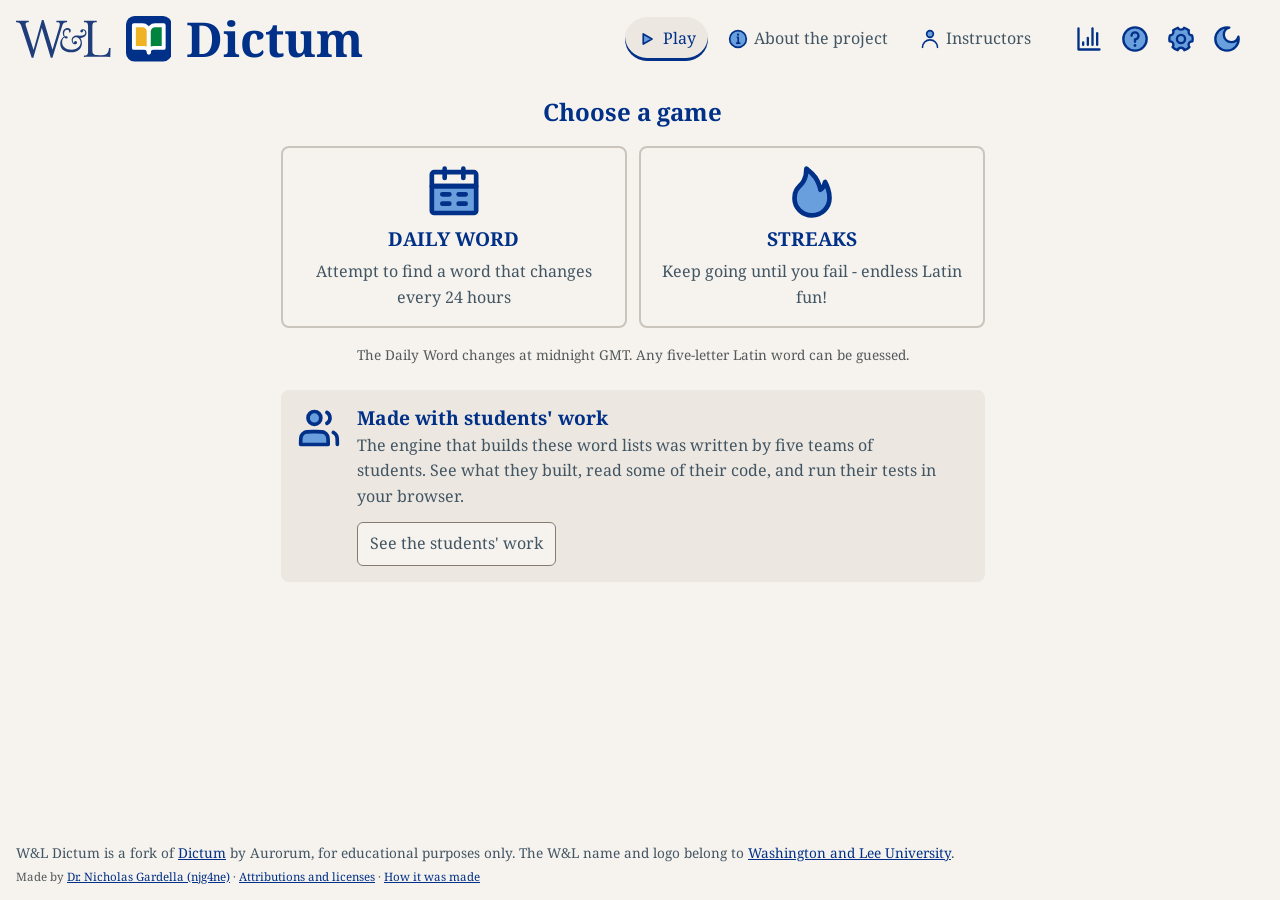
<file: docs/index.html>
<!doctype html>
<html lang="en">
	<head>
		<meta charset="utf-8" />
		<meta name="viewport" content="width=device-width, initial-scale=1" />
		<meta name="text-scale" content="scale" />
		<script>
			// Apply a saved light/dark choice before the first paint, so there is no flash of the wrong theme.
			try {
				var theme = localStorage.getItem('dictum:theme');
				if (theme === 'light' || theme === 'dark') document.documentElement.dataset.theme = theme;
			} catch (e) {}
		</script>
		<style>
			/* "Skip to content": the first thing a keyboard user reaches. It is part of this static page, styled right here, so it
			   can never show up unstyled while the site's CSS loads. Off the top of the window until it has focus. */
			.skip { position: absolute; top: 8px; left: 8px; z-index: 100; padding: 10px 16px; border-radius: 6px; background: var(--primary, #003087); color: var(--on-primary, #fff); font: inherit; text-decoration: none; transform: translateY(-300%); }
			.skip:focus { transform: translateY(0); }
		</style>
		<link href="./_app/immutable/entry/start.BAIl1ZSF.js" rel="modulepreload">
		<link href="./_app/immutable/entry/payload.DSmR2FwN.js" rel="modulepreload">
		<link href="./_app/immutable/chunks/CRzLMJPS.js" rel="modulepreload">
		<link href="./_app/immutable/chunks/DU9POZnR.js" rel="modulepreload">
		<link href="./_app/immutable/chunks/B2MOn3C6.js" rel="modulepreload">
		<link href="./_app/immutable/chunks/6klcJOIi.js" rel="modulepreload">
		<link href="./_app/immutable/chunks/y0gnEyWl.js" rel="modulepreload">
		<link href="./_app/immutable/chunks/BXsGxY-5.js" rel="modulepreload">
		<link href="./_app/immutable/chunks/BzLG3Gli.js" rel="modulepreload">
		<link href="./_app/immutable/entry/app.Dm_1KUYL.js" rel="modulepreload">
		<link href="./_app/immutable/nodes/0.CfpimJbz.js" rel="modulepreload">
		<link href="./_app/immutable/chunks/DK3Fl9T5.js" rel="modulepreload">
		<link href="./_app/immutable/chunks/Oqdn27hV.js" rel="modulepreload">
		<link href="./_app/immutable/chunks/D_Qlgq_e.js" rel="modulepreload">
		<link href="./_app/immutable/chunks/DdUt8j2x.js" rel="modulepreload">
		<link href="./_app/immutable/chunks/DYNtDZul.js" rel="modulepreload">
		<link href="./_app/immutable/chunks/V7uTxMlV.js" rel="modulepreload">
		<link href="./_app/immutable/chunks/6G7hxL0S.js" rel="modulepreload">
		<link href="./_app/immutable/chunks/EArcXjJs.js" rel="modulepreload">
		<link href="./_app/immutable/chunks/GbpvBKBM.js" rel="modulepreload">
		<link href="./_app/immutable/nodes/3.0eYgtWS0.js" rel="modulepreload">
		<!--12qhfyh--><link rel="icon" href="./assets/favicon-32.png" type="image/png" sizes="32x32"/> <link rel="icon" href="./assets/favicon.svg" type="image/svg+xml"/> <link rel="apple-touch-icon" href="./assets/apple-touch-icon.png"/> <meta name="description" content="W&amp;L Dictum: a Latin Wordle that plays any word list given by URL."/><!----><title>W&amp;L Dictum - Latin Wordle</title>
		<link href="./_app/immutable/assets/Icon.B8iyfsVF.css" rel="stylesheet">
		<link href="./_app/immutable/assets/TipButton.CcnZnraa.css" rel="stylesheet">
		<link href="./_app/immutable/assets/Dialog.DjxXIhDg.css" rel="stylesheet">
		<link href="./_app/immutable/assets/0.Axe-mN6F.css" rel="stylesheet">
		<link href="./_app/immutable/assets/3.ovOxmFTi.css" rel="stylesheet">
	</head>
	<body data-sveltekit-preload-data="hover">
		<a class="skip" href="#main">Skip to content</a>
		<div style="display: contents"><!--[--><!--[--><!--[0--><!--[--><header class="svelte-12qhfyh"><div class="bar svelte-12qhfyh"><h1 class="svelte-12qhfyh"><a href="./" class="svelte-12qhfyh"><img src="./assets/WL-logo.svg" alt="W&amp;L" class="svelte-12qhfyh"/><svg viewBox="0 0 32 32" width="0.95em" height="0.95em" aria-hidden="true" focusable="false" class="svelte-1l8nvlt"><rect class="tile svelte-1l8nvlt" width="32" height="32" rx="6"></rect><g class="ink svelte-1l8nvlt" transform="translate(2.8 2.6) scale(0.55)" stroke-linejoin="round" stroke-width="5"><path class="left svelte-1l8nvlt" d="M5 7H16C20.4183 7 24 10.5817 24 15V42C24 38.6863 21.3137 36 18 36H5V7Z"></path><path class="right svelte-1l8nvlt" d="M43 7H32C27.5817 7 24 10.5817 24 15V42C24 38.6863 26.6863 36 30 36H43V7Z"></path></g></svg><!----><span>Dictum</span></a></h1> <nav aria-label="Main" class="svelte-12qhfyh"><ul class="svelte-12qhfyh"><li class="svelte-12qhfyh"><a href="./" aria-current="page"><svg viewBox="0 0 48 48" width="20" height="20" aria-hidden="true" focusable="false" style="fill: var(--icon-ink)" class="svelte-1eqehiz"><!----><path stroke-linejoin="round" stroke-width="4" d="M15 24V11.8756L25.5 17.9378L36 24L25.5 30.0622L15 36.1244V24Z" style="fill:var(--icon-fill);stroke:var(--icon-ink)"/><!----></svg><!---->Play</a></li> <li class="svelte-12qhfyh"><a href="./about/engine"><svg viewBox="0 0 48 48" width="20" height="20" aria-hidden="true" focusable="false" style="fill: var(--icon-ink)" class="svelte-1eqehiz"><!----><g fill="none"><path stroke-linejoin="round" stroke-width="4" d="M24 44C29.5228 44 34.5228 41.7614 38.1421 38.1421C41.7614 34.5228 44 29.5228 44 24C44 18.4772 41.7614 13.4772 38.1421 9.85786C34.5228 6.23858 29.5228 4 24 4C18.4772 4 13.4772 6.23858 9.85786 9.85786C6.23858 13.4772 4 18.4772 4 24C4 29.5228 6.23858 34.5228 9.85786 38.1421C13.4772 41.7614 18.4772 44 24 44Z" style="fill:var(--icon-fill);stroke:var(--icon-ink)"/><path fill-rule="evenodd" d="M24 11C25.3807 11 26.5 12.1193 26.5 13.5C26.5 14.8807 25.3807 16 24 16C22.6193 16 21.5 14.8807 21.5 13.5C21.5 12.1193 22.6193 11 24 11Z" clip-rule="evenodd" style="fill:var(--icon-ink)"/><path stroke-linecap="round" stroke-linejoin="round" stroke-width="4" d="M24.5 34V20H23.5H22.5" style="stroke:var(--icon-ink)"/><path stroke-linecap="round" stroke-linejoin="round" stroke-width="4" d="M21 34H28" style="stroke:var(--icon-ink)"/></g><!----></svg><!---->About the project</a></li> <li class="svelte-12qhfyh"><!--$s1--><span class="host  svelte-1na6f91"><a href="./instructor" aria-label="Instructors" aria-describedby="s1-tip" class="svelte-1na6f91"><svg viewBox="0 0 48 48" width="20" height="20" aria-hidden="true" focusable="false" style="fill: var(--icon-ink)" class="svelte-1eqehiz"><!----><g fill="none" stroke-linecap="round" stroke-linejoin="round" stroke-width="4" style="stroke:var(--icon-ink)"><circle cx="24" cy="12" r="8" style="fill:var(--icon-fill)"/><path d="M42 44C42 34.0589 33.9411 26 24 26C14.0589 26 6 34.0589 6 44"/></g><!----></svg><!---->Instructors<!----></a> <span id="s1-tip" role="tooltip" class="tip bottom svelte-1na6f91" style="--shift: 0px;">For instructors: sign in with GitHub to build custom Latin word lists and share them with students</span></span><!----></li></ul></nav> <div class="tools svelte-1ld6r3r" role="group" aria-label="Tools"><!--$s2--><span class="host  svelte-7a4v2d"><button class="icon-btn svelte-7a4v2d" commandfor="stats" command="show-modal" aria-label="View stats" aria-describedby="s2-tip"><svg viewBox="0 0 48 48" width="28" height="28" aria-hidden="true" focusable="false" style="fill: var(--icon-ink)" class="svelte-1eqehiz"><!----><g fill="none" stroke-linecap="round" stroke-linejoin="round" stroke-width="4" style="stroke:var(--icon-ink)"><path d="M6 6V42H42"/><path d="M14 30V34"/><path d="M22 22V34"/><path d="M30 6V34"/><path d="M38 14V34"/></g><!----></svg><!----></button> <span id="s2-tip" role="tooltip" class="tip bottom svelte-7a4v2d" style="--shift: 0px;">Your statistics</span></span><!----> <!--$s3--><span class="host  svelte-7a4v2d"><button class="icon-btn svelte-7a4v2d" commandfor="help" command="show-modal" aria-label="Help for this page" aria-describedby="s3-tip"><svg viewBox="0 0 48 48" width="28" height="28" aria-hidden="true" focusable="false" style="fill: var(--icon-ink)" class="svelte-1eqehiz"><!----><g fill="none"><path stroke-linejoin="round" stroke-width="4" d="M24 44C29.5228 44 34.5228 41.7614 38.1421 38.1421C41.7614 34.5228 44 29.5228 44 24C44 18.4772 41.7614 13.4772 38.1421 9.85786C34.5228 6.23858 29.5228 4 24 4C18.4772 4 13.4772 6.23858 9.85786 9.85786C6.23858 13.4772 4 18.4772 4 24C4 29.5228 6.23858 34.5228 9.85786 38.1421C13.4772 41.7614 18.4772 44 24 44Z" style="fill:var(--icon-fill);stroke:var(--icon-ink)"/><path stroke-linecap="round" stroke-linejoin="round" stroke-width="4" d="M24 28.6248V24.6248C27.3137 24.6248 30 21.9385 30 18.6248C30 15.3111 27.3137 12.6248 24 12.6248C20.6863 12.6248 18 15.3111 18 18.6248" style="stroke:var(--icon-ink)"/><path fill-rule="evenodd" d="M24 37.6248C25.3807 37.6248 26.5 36.5055 26.5 35.1248C26.5 33.7441 25.3807 32.6248 24 32.6248C22.6193 32.6248 21.5 33.7441 21.5 35.1248C21.5 36.5055 22.6193 37.6248 24 37.6248Z" clip-rule="evenodd" style="fill:var(--icon-ink)"/></g><!----></svg><!----></button> <span id="s3-tip" role="tooltip" class="tip bottom svelte-7a4v2d" style="--shift: 0px;">How to play</span></span><!----> <!--$s4--><span class="host  svelte-7a4v2d"><button class="icon-btn svelte-7a4v2d" commandfor="settings" command="show-modal" aria-label="Settings" aria-describedby="s4-tip"><svg viewBox="0 0 48 48" width="28" height="28" aria-hidden="true" focusable="false" style="fill: var(--icon-ink)" class="svelte-1eqehiz"><!----><g fill="none" stroke-linejoin="round" stroke-width="4"><path d="M18.2838 43.1713C14.9327 42.1736 11.9498 40.3213 9.58787 37.867C10.469 36.8227 11 35.4734 11 34.0001C11 30.6864 8.31371 28.0001 5 28.0001C4.79955 28.0001 4.60139 28.01 4.40599 28.0292C4.13979 26.7277 4 25.3803 4 24.0001C4 21.9095 4.32077 19.8938 4.91579 17.9995C4.94381 17.9999 4.97188 18.0001 5 18.0001C8.31371 18.0001 11 15.3138 11 12.0001C11 11.0488 10.7786 10.1493 10.3846 9.35011C12.6975 7.1995 15.5205 5.59002 18.6521 4.72314C19.6444 6.66819 21.6667 8.00013 24 8.00013C26.3333 8.00013 28.3556 6.66819 29.3479 4.72314C32.4795 5.59002 35.3025 7.1995 37.6154 9.35011C37.2214 10.1493 37 11.0488 37 12.0001C37 15.3138 39.6863 18.0001 43 18.0001C43.0281 18.0001 43.0562 17.9999 43.0842 17.9995C43.6792 19.8938 44 21.9095 44 24.0001C44 25.3803 43.8602 26.7277 43.594 28.0292C43.3986 28.01 43.2005 28.0001 43 28.0001C39.6863 28.0001 37 30.6864 37 34.0001C37 35.4734 37.531 36.8227 38.4121 37.867C36.0502 40.3213 33.0673 42.1736 29.7162 43.1713C28.9428 40.752 26.676 39.0001 24 39.0001C21.324 39.0001 19.0572 40.752 18.2838 43.1713Z" style="fill:var(--icon-fill);stroke:var(--icon-ink)"/><path d="M24 31C27.866 31 31 27.866 31 24C31 20.134 27.866 17 24 17C20.134 17 17 20.134 17 24C17 27.866 20.134 31 24 31Z" style="fill:var(--icon-fill);stroke:var(--icon-ink)"/></g><!----></svg><!----></button> <span id="s4-tip" role="tooltip" class="tip bottom svelte-7a4v2d" style="--shift: 0px;">Settings</span></span><!----> <!--$s5--><span class="host  svelte-7a4v2d"><button class="icon-btn svelte-7a4v2d" role="switch" aria-checked="false" aria-label="Dark mode" aria-describedby="s5-tip"><span class="to-dark svelte-1cmi4dh"><svg viewBox="0 0 48 48" width="28" height="28" aria-hidden="true" focusable="false" style="fill: var(--icon-ink)" class="svelte-1eqehiz"><!----><path stroke-linejoin="round" stroke-width="4" d="M28.0527 4.41085C22.5828 5.83695 18.5455 10.8106 18.5455 16.7273C18.5455 23.7564 24.2436 29.4545 31.2727 29.4545C37.1894 29.4545 42.1631 25.4172 43.5891 19.9473C43.8585 21.256 44 22.6115 44 24C44 35.0457 35.0457 44 24 44C12.9543 44 4 35.0457 4 24C4 12.9543 12.9543 4 24 4C25.3885 4 26.744 4.14149 28.0527 4.41085Z" style="fill:var(--icon-fill);stroke:var(--icon-ink)"/><!----></svg><!----></span> <span class="to-light svelte-1cmi4dh"><svg viewBox="0 0 48 48" width="28" height="28" aria-hidden="true" focusable="false" style="fill: var(--icon-ink)" class="svelte-1eqehiz"><!----><g fill="none"><path stroke-linejoin="round" stroke-width="4" d="M24 37C31.1797 37 37 31.1797 37 24C37 16.8203 31.1797 11 24 11C16.8203 11 11 16.8203 11 24C11 31.1797 16.8203 37 24 37Z" style="fill:var(--icon-fill);stroke:var(--icon-ink)"/><path d="M24 6C25.3807 6 26.5 4.88071 26.5 3.5C26.5 2.11929 25.3807 1 24 1C22.6193 1 21.5 2.11929 21.5 3.5C21.5 4.88071 22.6193 6 24 6Z" style="fill:var(--icon-ink)"/><path d="M38.5 12C39.8807 12 41 10.8807 41 9.5C41 8.11929 39.8807 7 38.5 7C37.1193 7 36 8.11929 36 9.5C36 10.8807 37.1193 12 38.5 12Z" style="fill:var(--icon-ink)"/><path d="M44.5 26.5C45.8807 26.5 47 25.3807 47 24C47 22.6193 45.8807 21.5 44.5 21.5C43.1193 21.5 42 22.6193 42 24C42 25.3807 43.1193 26.5 44.5 26.5Z" style="fill:var(--icon-ink)"/><path d="M38.5 41C39.8807 41 41 39.8807 41 38.5C41 37.1193 39.8807 36 38.5 36C37.1193 36 36 37.1193 36 38.5C36 39.8807 37.1193 41 38.5 41Z" style="fill:var(--icon-ink)"/><path d="M24 47C25.3807 47 26.5 45.8807 26.5 44.5C26.5 43.1193 25.3807 42 24 42C22.6193 42 21.5 43.1193 21.5 44.5C21.5 45.8807 22.6193 47 24 47Z" style="fill:var(--icon-ink)"/><path d="M9.5 41C10.8807 41 12 39.8807 12 38.5C12 37.1193 10.8807 36 9.5 36C8.11929 36 7 37.1193 7 38.5C7 39.8807 8.11929 41 9.5 41Z" style="fill:var(--icon-ink)"/><path d="M3.5 26.5C4.88071 26.5 6 25.3807 6 24C6 22.6193 4.88071 21.5 3.5 21.5C2.11929 21.5 1 22.6193 1 24C1 25.3807 2.11929 26.5 3.5 26.5Z" style="fill:var(--icon-ink)"/><path d="M9.5 12C10.8807 12 12 10.8807 12 9.5C12 8.11929 10.8807 7 9.5 7C8.11929 7 7 8.11929 7 9.5C7 10.8807 8.11929 12 9.5 12Z" style="fill:var(--icon-ink)"/></g><!----></svg><!----></span><!----></button> <span id="s5-tip" role="tooltip" class="tip bottom svelte-7a4v2d" style="--shift: 0px;">Switch to the dark theme</span></span><!----></div> <dialog id="stats" closedby="any" aria-labelledby="stats-title" class="svelte-jby388"><!--$s6--><span class="host close svelte-7a4v2d"><button class="icon-btn svelte-7a4v2d" commandfor="stats" command="close" aria-label="Close" aria-describedby="s6-tip"><svg viewBox="0 0 48 48" width="28" height="28" aria-hidden="true" focusable="false" style="fill: var(--icon-ink)" class="svelte-1eqehiz"><!----><g fill="none" stroke-linecap="round" stroke-linejoin="round" stroke-width="4" style="stroke:var(--icon-ink)"><path d="M8 8L40 40"/><path d="M8 40L40 8"/></g><!----></svg><!----></button> <span id="s6-tip" role="tooltip" class="tip bottom svelte-7a4v2d" style="--shift: 0px;">Close (Esc)</span></span><!----> <h2 id="stats-title" class="svelte-jby388">Statistics</h2> <h3 class="svelte-1tib2rn">Daily word</h3> <dl class="stats svelte-1tib2rn"><div class="svelte-1tib2rn"><dt class="svelte-1tib2rn">Played</dt><dd class="svelte-1tib2rn">0</dd></div> <div class="svelte-1tib2rn"><dt class="svelte-1tib2rn">Correct</dt><dd class="svelte-1tib2rn">0%</dd></div> <div class="svelte-1tib2rn"><dt class="svelte-1tib2rn">Daily streak</dt><dd class="svelte-1tib2rn">0</dd></div></dl> <p class="muted">Rounds won in 1 to 6 guesses, and lost (F):</p> <ol class="bars svelte-1tib2rn"><!--[--><li class="svelte-1tib2rn"><span>1</span><span class="bar svelte-1tib2rn" style="width: 0%;"></span><span>0</span></li><li class="svelte-1tib2rn"><span>2</span><span class="bar svelte-1tib2rn" style="width: 0%;"></span><span>0</span></li><li class="svelte-1tib2rn"><span>3</span><span class="bar svelte-1tib2rn" style="width: 0%;"></span><span>0</span></li><li class="svelte-1tib2rn"><span>4</span><span class="bar svelte-1tib2rn" style="width: 0%;"></span><span>0</span></li><li class="svelte-1tib2rn"><span>5</span><span class="bar svelte-1tib2rn" style="width: 0%;"></span><span>0</span></li><li class="svelte-1tib2rn"><span>6</span><span class="bar svelte-1tib2rn" style="width: 0%;"></span><span>0</span></li><li class="svelte-1tib2rn"><span>F</span><span class="bar svelte-1tib2rn" style="width: 0%;"></span><span>0</span></li><!--]--></ol><!----> <h3 class="svelte-1tib2rn">Streaks</h3> <dl class="stats svelte-1tib2rn"><div class="svelte-1tib2rn"><dt class="svelte-1tib2rn">Played</dt><dd class="svelte-1tib2rn">0</dd></div> <div class="svelte-1tib2rn"><dt class="svelte-1tib2rn">Correct</dt><dd class="svelte-1tib2rn">0%</dd></div> <div class="svelte-1tib2rn"><dt class="svelte-1tib2rn">Highest streak</dt><dd class="svelte-1tib2rn">0</dd></div></dl> <p class="muted">Rounds won in 1 to 6 guesses, and lost (F):</p> <ol class="bars svelte-1tib2rn"><!--[--><li class="svelte-1tib2rn"><span>1</span><span class="bar svelte-1tib2rn" style="width: 0%;"></span><span>0</span></li><li class="svelte-1tib2rn"><span>2</span><span class="bar svelte-1tib2rn" style="width: 0%;"></span><span>0</span></li><li class="svelte-1tib2rn"><span>3</span><span class="bar svelte-1tib2rn" style="width: 0%;"></span><span>0</span></li><li class="svelte-1tib2rn"><span>4</span><span class="bar svelte-1tib2rn" style="width: 0%;"></span><span>0</span></li><li class="svelte-1tib2rn"><span>5</span><span class="bar svelte-1tib2rn" style="width: 0%;"></span><span>0</span></li><li class="svelte-1tib2rn"><span>6</span><span class="bar svelte-1tib2rn" style="width: 0%;"></span><span>0</span></li><li class="svelte-1tib2rn"><span>F</span><span class="bar svelte-1tib2rn" style="width: 0%;"></span><span>0</span></li><!--]--></ol><!----><!----> <div class="row center"><button class="btn" commandfor="reset-stats" command="show-modal"><svg viewBox="0 0 48 48" width="20" height="20" aria-hidden="true" focusable="false" style="fill: var(--icon-ink)" class="svelte-1eqehiz"><!----><g fill="none" stroke-linejoin="round" stroke-width="4"><path d="M9 10V44H39V10H9Z" style="fill:var(--icon-fill);stroke:var(--icon-ink)"/><path stroke-linecap="round" d="M20 20V33" style="stroke:var(--icon-ink)"/><path stroke-linecap="round" d="M28 20V33" style="stroke:var(--icon-ink)"/><path stroke-linecap="round" d="M4 10H44" style="stroke:var(--icon-ink)"/><path d="M16 10L19.289 4H28.7771L32 10H16Z" style="fill:var(--icon-fill);stroke:var(--icon-ink)"/></g><!----></svg><!---->Reset my statistics</button></div><!----></dialog><!----> <dialog id="reset-stats" closedby="any" aria-labelledby="reset-stats-title" class="svelte-jby388"><!--$s7--><span class="host close svelte-7a4v2d"><button class="icon-btn svelte-7a4v2d" commandfor="reset-stats" command="close" aria-label="Close" aria-describedby="s7-tip"><svg viewBox="0 0 48 48" width="28" height="28" aria-hidden="true" focusable="false" style="fill: var(--icon-ink)" class="svelte-1eqehiz"><!----><g fill="none" stroke-linecap="round" stroke-linejoin="round" stroke-width="4" style="stroke:var(--icon-ink)"><path d="M8 8L40 40"/><path d="M8 40L40 8"/></g><!----></svg><!----></button> <span id="s7-tip" role="tooltip" class="tip bottom svelte-7a4v2d" style="--shift: 0px;">Close (Esc)</span></span><!----> <h2 id="reset-stats-title" class="svelte-jby388">Reset your statistics?</h2> <p>This clears your played games, wins and streaks in this browser. It can't be undone. Today's daily word is not affected.</p> <div class="row center"><button class="btn" commandfor="reset-stats" command="close" autofocus="">Keep them</button> <button class="btn danger"><svg viewBox="0 0 48 48" width="20" height="20" aria-hidden="true" focusable="false" style="fill: var(--icon-ink)" class="svelte-1eqehiz"><!----><g fill="none" stroke-linejoin="round" stroke-width="4"><path d="M9 10V44H39V10H9Z" style="fill:var(--icon-fill);stroke:var(--icon-ink)"/><path stroke-linecap="round" d="M20 20V33" style="stroke:var(--icon-ink)"/><path stroke-linecap="round" d="M28 20V33" style="stroke:var(--icon-ink)"/><path stroke-linecap="round" d="M4 10H44" style="stroke:var(--icon-ink)"/><path d="M16 10L19.289 4H28.7771L32 10H16Z" style="fill:var(--icon-fill);stroke:var(--icon-ink)"/></g><!----></svg><!---->Reset</button></div><!----></dialog><!----> <dialog id="help" closedby="any" aria-labelledby="help-title" class="svelte-jby388"><!--$s8--><span class="host close svelte-7a4v2d"><button class="icon-btn svelte-7a4v2d" commandfor="help" command="close" aria-label="Close" aria-describedby="s8-tip"><svg viewBox="0 0 48 48" width="28" height="28" aria-hidden="true" focusable="false" style="fill: var(--icon-ink)" class="svelte-1eqehiz"><!----><g fill="none" stroke-linecap="round" stroke-linejoin="round" stroke-width="4" style="stroke:var(--icon-ink)"><path d="M8 8L40 40"/><path d="M8 40L40 8"/></g><!----></svg><!----></button> <span id="s8-tip" role="tooltip" class="tip bottom svelte-7a4v2d" style="--shift: 0px;">Close (Esc)</span></span><!----> <h2 id="help-title" class="svelte-jby388">How to play</h2> <!--[0--><p>Guess the Latin word in six tries. Type with your keyboard or the keys on the screen, and press Enter to guess.</p> <ul><li><strong>Green:</strong> the right letter in the right place.</li> <li><strong>Yellow:</strong> the letter is in the word, but somewhere else.</li> <li><strong>Grey:</strong> the letter is not in the word.</li></ul> <p>The answer is a form of a word from the current list (a noun in a particular case, a verb in a particular tense, and so on). Any
			five-letter Latin form counts as a guess, even one that is not on the list. A guess that isn't Latin is refused and costs no turn.</p> <p><strong>Daily word</strong> is the same word for everyone each day. <strong>Streaks</strong> keeps giving new words until you miss one. Under the keyboard, the hint buttons show the word's grammar, its meaning, or the answer itself.</p><!--]--><!----></dialog><!----> <dialog id="settings" closedby="any" aria-labelledby="settings-title" class="svelte-jby388"><!--$s9--><span class="host close svelte-7a4v2d"><button class="icon-btn svelte-7a4v2d" commandfor="settings" command="close" aria-label="Close" aria-describedby="s9-tip"><svg viewBox="0 0 48 48" width="28" height="28" aria-hidden="true" focusable="false" style="fill: var(--icon-ink)" class="svelte-1eqehiz"><!----><g fill="none" stroke-linecap="round" stroke-linejoin="round" stroke-width="4" style="stroke:var(--icon-ink)"><path d="M8 8L40 40"/><path d="M8 40L40 8"/></g><!----></svg><!----></button> <span id="s9-tip" role="tooltip" class="tip bottom svelte-7a4v2d" style="--shift: 0px;">Close (Esc)</span></span><!----> <h2 id="settings-title" class="svelte-jby388">Settings</h2> <h3 class="svelte-1ld6r3r">Word list</h3> <!--[-1--><p class="muted">Open the game to see which word list it is using.</p><!--]--> <hr class="svelte-1ld6r3r"/> <label class="switch svelte-1ld6r3r"><input type="checkbox" role="switch" class="svelte-1ld6r3r"/> Developer mode</label> <!--[-1--><!--]--><!----></dialog><!----><!----></div> <!--[-1--><!--]--></header> <main id="main" tabindex="-1"><!--[--><!--[-1--><!--[--><section class="game svelte-1uha8ag" aria-label="Game"><!--[0--><div class="loading svelte-1uha8ag"><!--[-1--><!--]--></div><!--]--></section><!--]--><!--]--><!--]--><!----></main> <footer class="svelte-12qhfyh"><p class="svelte-12qhfyh">W&amp;L Dictum is a fork of <a href="https://github.com/Aurorum/latin-vocabulary-tester/tree/master/dictum">Dictum</a> by Aurorum, for educational
		purposes only. The W&amp;L name and logo belong to <a href="https://www.wlu.edu">Washington and Lee University</a>.</p> <p class="muted svelte-12qhfyh">Made by <a href="./about/attributions#author">Dr. Nicholas Gardella (njg4ne)</a> · <a href="./about/attributions">Attributions and licenses</a> · <a href="./about/how-it-was-made">How it was made</a></p></footer> <dialog id="engine-dialog" closedby="any" aria-labelledby="engine-title" class="svelte-yzimtf"><h2 id="engine-title" class="svelte-yzimtf">Getting the Python engine ready</h2> <p role="status" class="svelte-yzimtf"><!--[-1-->Starting Python in your browser…<!--]--></p> <!--[-1--><!--]--> <div class="row center svelte-yzimtf"><button class="btn" commandfor="engine-dialog" command="close">Hide this and keep working</button></div></dialog><!----><!--]--><!--]--><!--]--><!----> <!--[-1--><!--]--><!--]-->
			
			<script>
				{
					__sveltekit_fmqbzp = {
						base: new URL(".", location).pathname.slice(0, -1),
						version: "1793200595373"
					};

					const element = document.currentScript.parentElement;

					import("./_app/immutable/entry/start.BAIl1ZSF.js").then(async (kit) => {
						kit.init(__sveltekit_fmqbzp);
						const app = await import("./_app/immutable/entry/app.Dm_1KUYL.js");
						kit.start(app, element, {
							node_ids: [0, 3],
							data: [null,null],
							form: null,
							error: null
						});
					});
				}
			</script>
		</div>
	</body>
</html>
</file>
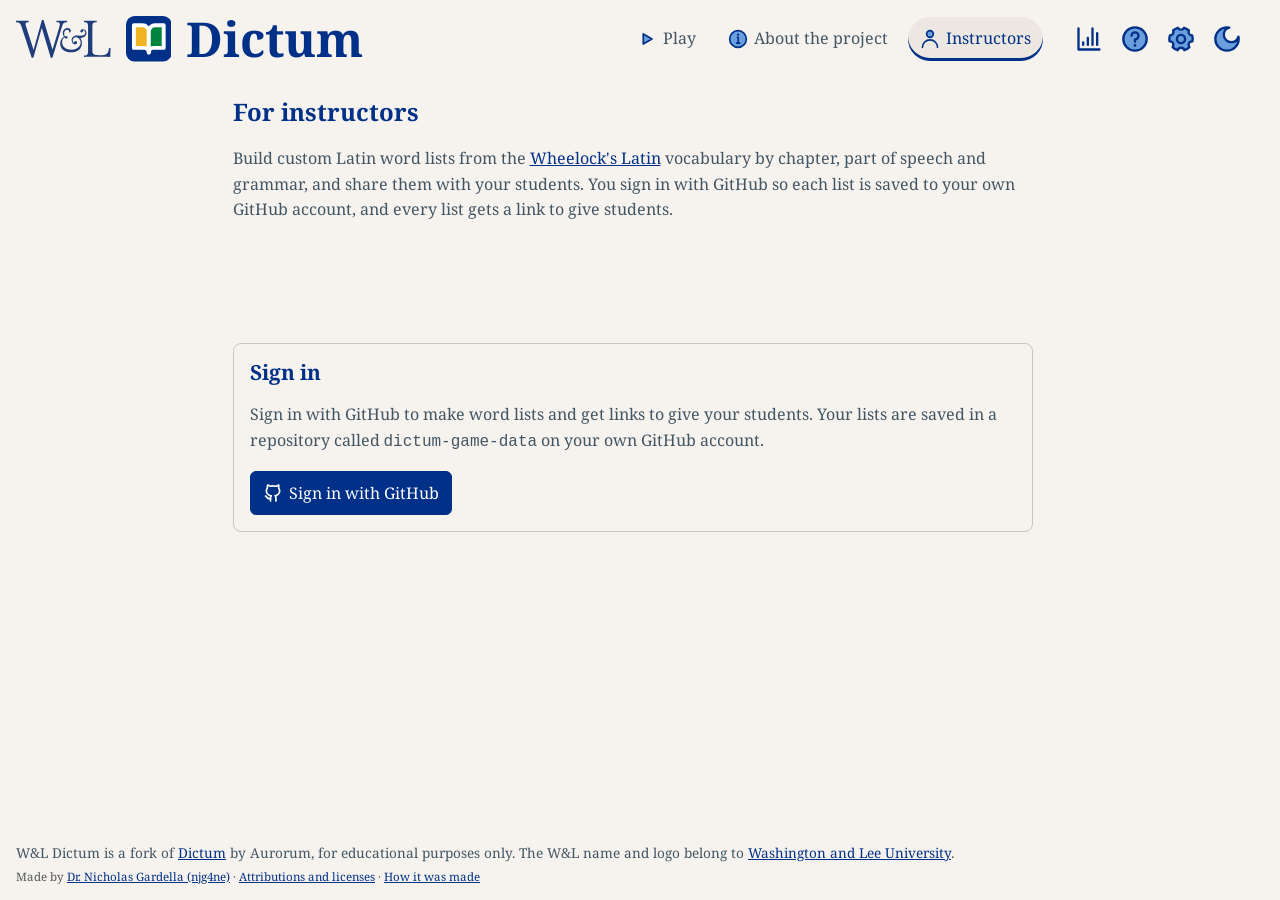
<file: docs/instructor/index.html>
<!doctype html>
<html lang="en">
	<head>
		<meta charset="utf-8" />
		<meta name="viewport" content="width=device-width, initial-scale=1" />
		<meta name="text-scale" content="scale" />
		<script>
			// Apply a saved light/dark choice before the first paint, so there is no flash of the wrong theme.
			try {
				var theme = localStorage.getItem('dictum:theme');
				if (theme === 'light' || theme === 'dark') document.documentElement.dataset.theme = theme;
			} catch (e) {}
		</script>
		<style>
			/* "Skip to content": the first thing a keyboard user reaches. It is part of this static page, styled right here, so it
			   can never show up unstyled while the site's CSS loads. Off the top of the window until it has focus. */
			.skip { position: absolute; top: 8px; left: 8px; z-index: 100; padding: 10px 16px; border-radius: 6px; background: var(--primary, #003087); color: var(--on-primary, #fff); font: inherit; text-decoration: none; transform: translateY(-300%); }
			.skip:focus { transform: translateY(0); }
		</style>
		<link href="../_app/immutable/entry/start.BAIl1ZSF.js" rel="modulepreload">
		<link href="../_app/immutable/entry/payload.DSmR2FwN.js" rel="modulepreload">
		<link href="../_app/immutable/chunks/CRzLMJPS.js" rel="modulepreload">
		<link href="../_app/immutable/chunks/DU9POZnR.js" rel="modulepreload">
		<link href="../_app/immutable/chunks/B2MOn3C6.js" rel="modulepreload">
		<link href="../_app/immutable/chunks/6klcJOIi.js" rel="modulepreload">
		<link href="../_app/immutable/chunks/y0gnEyWl.js" rel="modulepreload">
		<link href="../_app/immutable/chunks/BXsGxY-5.js" rel="modulepreload">
		<link href="../_app/immutable/chunks/BzLG3Gli.js" rel="modulepreload">
		<link href="../_app/immutable/entry/app.Dm_1KUYL.js" rel="modulepreload">
		<link href="../_app/immutable/nodes/0.CfpimJbz.js" rel="modulepreload">
		<link href="../_app/immutable/chunks/DK3Fl9T5.js" rel="modulepreload">
		<link href="../_app/immutable/chunks/Oqdn27hV.js" rel="modulepreload">
		<link href="../_app/immutable/chunks/D_Qlgq_e.js" rel="modulepreload">
		<link href="../_app/immutable/chunks/DdUt8j2x.js" rel="modulepreload">
		<link href="../_app/immutable/chunks/DYNtDZul.js" rel="modulepreload">
		<link href="../_app/immutable/chunks/V7uTxMlV.js" rel="modulepreload">
		<link href="../_app/immutable/chunks/6G7hxL0S.js" rel="modulepreload">
		<link href="../_app/immutable/chunks/EArcXjJs.js" rel="modulepreload">
		<link href="../_app/immutable/chunks/GbpvBKBM.js" rel="modulepreload">
		<link href="../_app/immutable/nodes/9.BROztLXR.js" rel="modulepreload">
		<link href="../_app/immutable/chunks/oAy9vFmg.js" rel="modulepreload">
		<link href="../_app/immutable/chunks/WqgKg6OP.js" rel="modulepreload">
		<!--12qhfyh--><link rel="icon" href="../assets/favicon-32.png" type="image/png" sizes="32x32"/> <link rel="icon" href="../assets/favicon.svg" type="image/svg+xml"/> <link rel="apple-touch-icon" href="../assets/apple-touch-icon.png"/> <meta name="description" content="W&amp;L Dictum: a Latin Wordle that plays any word list given by URL."/><!----><title>W&amp;L Dictum - Latin Wordle</title>
		<link href="../_app/immutable/assets/Icon.B8iyfsVF.css" rel="stylesheet">
		<link href="../_app/immutable/assets/TipButton.CcnZnraa.css" rel="stylesheet">
		<link href="../_app/immutable/assets/Dialog.DjxXIhDg.css" rel="stylesheet">
		<link href="../_app/immutable/assets/0.Axe-mN6F.css" rel="stylesheet">
		<link href="../_app/immutable/assets/ExtLink.BW9vuKb9.css" rel="stylesheet">
		<link href="../_app/immutable/assets/highlight.Bvhsa-i3.css" rel="stylesheet">
		<link href="../_app/immutable/assets/9.SiU0WJVF.css" rel="stylesheet">
	</head>
	<body data-sveltekit-preload-data="hover">
		<a class="skip" href="#main">Skip to content</a>
		<div style="display: contents"><!--[--><!--[--><!--[0--><!--[--><header class="svelte-12qhfyh"><div class="bar svelte-12qhfyh"><h1 class="svelte-12qhfyh"><a href="../" class="svelte-12qhfyh"><img src="../assets/WL-logo.svg" alt="W&amp;L" class="svelte-12qhfyh"/><svg viewBox="0 0 32 32" width="0.95em" height="0.95em" aria-hidden="true" focusable="false" class="svelte-1l8nvlt"><rect class="tile svelte-1l8nvlt" width="32" height="32" rx="6"></rect><g class="ink svelte-1l8nvlt" transform="translate(2.8 2.6) scale(0.55)" stroke-linejoin="round" stroke-width="5"><path class="left svelte-1l8nvlt" d="M5 7H16C20.4183 7 24 10.5817 24 15V42C24 38.6863 21.3137 36 18 36H5V7Z"></path><path class="right svelte-1l8nvlt" d="M43 7H32C27.5817 7 24 10.5817 24 15V42C24 38.6863 26.6863 36 30 36H43V7Z"></path></g></svg><!----><span>Dictum</span></a></h1> <nav aria-label="Main" class="svelte-12qhfyh"><ul class="svelte-12qhfyh"><li class="svelte-12qhfyh"><a href="../"><svg viewBox="0 0 48 48" width="20" height="20" aria-hidden="true" focusable="false" style="fill: var(--icon-ink)" class="svelte-1eqehiz"><!----><path stroke-linejoin="round" stroke-width="4" d="M15 24V11.8756L25.5 17.9378L36 24L25.5 30.0622L15 36.1244V24Z" style="fill:var(--icon-fill);stroke:var(--icon-ink)"/><!----></svg><!---->Play</a></li> <li class="svelte-12qhfyh"><a href="../about/engine"><svg viewBox="0 0 48 48" width="20" height="20" aria-hidden="true" focusable="false" style="fill: var(--icon-ink)" class="svelte-1eqehiz"><!----><g fill="none"><path stroke-linejoin="round" stroke-width="4" d="M24 44C29.5228 44 34.5228 41.7614 38.1421 38.1421C41.7614 34.5228 44 29.5228 44 24C44 18.4772 41.7614 13.4772 38.1421 9.85786C34.5228 6.23858 29.5228 4 24 4C18.4772 4 13.4772 6.23858 9.85786 9.85786C6.23858 13.4772 4 18.4772 4 24C4 29.5228 6.23858 34.5228 9.85786 38.1421C13.4772 41.7614 18.4772 44 24 44Z" style="fill:var(--icon-fill);stroke:var(--icon-ink)"/><path fill-rule="evenodd" d="M24 11C25.3807 11 26.5 12.1193 26.5 13.5C26.5 14.8807 25.3807 16 24 16C22.6193 16 21.5 14.8807 21.5 13.5C21.5 12.1193 22.6193 11 24 11Z" clip-rule="evenodd" style="fill:var(--icon-ink)"/><path stroke-linecap="round" stroke-linejoin="round" stroke-width="4" d="M24.5 34V20H23.5H22.5" style="stroke:var(--icon-ink)"/><path stroke-linecap="round" stroke-linejoin="round" stroke-width="4" d="M21 34H28" style="stroke:var(--icon-ink)"/></g><!----></svg><!---->About the project</a></li> <li class="svelte-12qhfyh"><!--$s1--><span class="host  svelte-1na6f91"><a href="../instructor" aria-current="page" aria-label="Instructors" aria-describedby="s1-tip" class="svelte-1na6f91"><svg viewBox="0 0 48 48" width="20" height="20" aria-hidden="true" focusable="false" style="fill: var(--icon-ink)" class="svelte-1eqehiz"><!----><g fill="none" stroke-linecap="round" stroke-linejoin="round" stroke-width="4" style="stroke:var(--icon-ink)"><circle cx="24" cy="12" r="8" style="fill:var(--icon-fill)"/><path d="M42 44C42 34.0589 33.9411 26 24 26C14.0589 26 6 34.0589 6 44"/></g><!----></svg><!---->Instructors<!----></a> <span id="s1-tip" role="tooltip" class="tip bottom svelte-1na6f91" style="--shift: 0px;">For instructors: sign in with GitHub to build custom Latin word lists and share them with students</span></span><!----></li></ul></nav> <div class="tools svelte-1ld6r3r" role="group" aria-label="Tools"><!--$s2--><span class="host  svelte-7a4v2d"><button class="icon-btn svelte-7a4v2d" commandfor="stats" command="show-modal" aria-label="View stats" aria-describedby="s2-tip"><svg viewBox="0 0 48 48" width="28" height="28" aria-hidden="true" focusable="false" style="fill: var(--icon-ink)" class="svelte-1eqehiz"><!----><g fill="none" stroke-linecap="round" stroke-linejoin="round" stroke-width="4" style="stroke:var(--icon-ink)"><path d="M6 6V42H42"/><path d="M14 30V34"/><path d="M22 22V34"/><path d="M30 6V34"/><path d="M38 14V34"/></g><!----></svg><!----></button> <span id="s2-tip" role="tooltip" class="tip bottom svelte-7a4v2d" style="--shift: 0px;">Your statistics</span></span><!----> <!--$s3--><span class="host  svelte-7a4v2d"><button class="icon-btn svelte-7a4v2d" commandfor="help" command="show-modal" aria-label="Help for this page" aria-describedby="s3-tip"><svg viewBox="0 0 48 48" width="28" height="28" aria-hidden="true" focusable="false" style="fill: var(--icon-ink)" class="svelte-1eqehiz"><!----><g fill="none"><path stroke-linejoin="round" stroke-width="4" d="M24 44C29.5228 44 34.5228 41.7614 38.1421 38.1421C41.7614 34.5228 44 29.5228 44 24C44 18.4772 41.7614 13.4772 38.1421 9.85786C34.5228 6.23858 29.5228 4 24 4C18.4772 4 13.4772 6.23858 9.85786 9.85786C6.23858 13.4772 4 18.4772 4 24C4 29.5228 6.23858 34.5228 9.85786 38.1421C13.4772 41.7614 18.4772 44 24 44Z" style="fill:var(--icon-fill);stroke:var(--icon-ink)"/><path stroke-linecap="round" stroke-linejoin="round" stroke-width="4" d="M24 28.6248V24.6248C27.3137 24.6248 30 21.9385 30 18.6248C30 15.3111 27.3137 12.6248 24 12.6248C20.6863 12.6248 18 15.3111 18 18.6248" style="stroke:var(--icon-ink)"/><path fill-rule="evenodd" d="M24 37.6248C25.3807 37.6248 26.5 36.5055 26.5 35.1248C26.5 33.7441 25.3807 32.6248 24 32.6248C22.6193 32.6248 21.5 33.7441 21.5 35.1248C21.5 36.5055 22.6193 37.6248 24 37.6248Z" clip-rule="evenodd" style="fill:var(--icon-ink)"/></g><!----></svg><!----></button> <span id="s3-tip" role="tooltip" class="tip bottom svelte-7a4v2d" style="--shift: 0px;">Using the instructor tools</span></span><!----> <!--$s4--><span class="host  svelte-7a4v2d"><button class="icon-btn svelte-7a4v2d" commandfor="settings" command="show-modal" aria-label="Settings" aria-describedby="s4-tip"><svg viewBox="0 0 48 48" width="28" height="28" aria-hidden="true" focusable="false" style="fill: var(--icon-ink)" class="svelte-1eqehiz"><!----><g fill="none" stroke-linejoin="round" stroke-width="4"><path d="M18.2838 43.1713C14.9327 42.1736 11.9498 40.3213 9.58787 37.867C10.469 36.8227 11 35.4734 11 34.0001C11 30.6864 8.31371 28.0001 5 28.0001C4.79955 28.0001 4.60139 28.01 4.40599 28.0292C4.13979 26.7277 4 25.3803 4 24.0001C4 21.9095 4.32077 19.8938 4.91579 17.9995C4.94381 17.9999 4.97188 18.0001 5 18.0001C8.31371 18.0001 11 15.3138 11 12.0001C11 11.0488 10.7786 10.1493 10.3846 9.35011C12.6975 7.1995 15.5205 5.59002 18.6521 4.72314C19.6444 6.66819 21.6667 8.00013 24 8.00013C26.3333 8.00013 28.3556 6.66819 29.3479 4.72314C32.4795 5.59002 35.3025 7.1995 37.6154 9.35011C37.2214 10.1493 37 11.0488 37 12.0001C37 15.3138 39.6863 18.0001 43 18.0001C43.0281 18.0001 43.0562 17.9999 43.0842 17.9995C43.6792 19.8938 44 21.9095 44 24.0001C44 25.3803 43.8602 26.7277 43.594 28.0292C43.3986 28.01 43.2005 28.0001 43 28.0001C39.6863 28.0001 37 30.6864 37 34.0001C37 35.4734 37.531 36.8227 38.4121 37.867C36.0502 40.3213 33.0673 42.1736 29.7162 43.1713C28.9428 40.752 26.676 39.0001 24 39.0001C21.324 39.0001 19.0572 40.752 18.2838 43.1713Z" style="fill:var(--icon-fill);stroke:var(--icon-ink)"/><path d="M24 31C27.866 31 31 27.866 31 24C31 20.134 27.866 17 24 17C20.134 17 17 20.134 17 24C17 27.866 20.134 31 24 31Z" style="fill:var(--icon-fill);stroke:var(--icon-ink)"/></g><!----></svg><!----></button> <span id="s4-tip" role="tooltip" class="tip bottom svelte-7a4v2d" style="--shift: 0px;">Settings</span></span><!----> <!--$s5--><span class="host  svelte-7a4v2d"><button class="icon-btn svelte-7a4v2d" role="switch" aria-checked="false" aria-label="Dark mode" aria-describedby="s5-tip"><span class="to-dark svelte-1cmi4dh"><svg viewBox="0 0 48 48" width="28" height="28" aria-hidden="true" focusable="false" style="fill: var(--icon-ink)" class="svelte-1eqehiz"><!----><path stroke-linejoin="round" stroke-width="4" d="M28.0527 4.41085C22.5828 5.83695 18.5455 10.8106 18.5455 16.7273C18.5455 23.7564 24.2436 29.4545 31.2727 29.4545C37.1894 29.4545 42.1631 25.4172 43.5891 19.9473C43.8585 21.256 44 22.6115 44 24C44 35.0457 35.0457 44 24 44C12.9543 44 4 35.0457 4 24C4 12.9543 12.9543 4 24 4C25.3885 4 26.744 4.14149 28.0527 4.41085Z" style="fill:var(--icon-fill);stroke:var(--icon-ink)"/><!----></svg><!----></span> <span class="to-light svelte-1cmi4dh"><svg viewBox="0 0 48 48" width="28" height="28" aria-hidden="true" focusable="false" style="fill: var(--icon-ink)" class="svelte-1eqehiz"><!----><g fill="none"><path stroke-linejoin="round" stroke-width="4" d="M24 37C31.1797 37 37 31.1797 37 24C37 16.8203 31.1797 11 24 11C16.8203 11 11 16.8203 11 24C11 31.1797 16.8203 37 24 37Z" style="fill:var(--icon-fill);stroke:var(--icon-ink)"/><path d="M24 6C25.3807 6 26.5 4.88071 26.5 3.5C26.5 2.11929 25.3807 1 24 1C22.6193 1 21.5 2.11929 21.5 3.5C21.5 4.88071 22.6193 6 24 6Z" style="fill:var(--icon-ink)"/><path d="M38.5 12C39.8807 12 41 10.8807 41 9.5C41 8.11929 39.8807 7 38.5 7C37.1193 7 36 8.11929 36 9.5C36 10.8807 37.1193 12 38.5 12Z" style="fill:var(--icon-ink)"/><path d="M44.5 26.5C45.8807 26.5 47 25.3807 47 24C47 22.6193 45.8807 21.5 44.5 21.5C43.1193 21.5 42 22.6193 42 24C42 25.3807 43.1193 26.5 44.5 26.5Z" style="fill:var(--icon-ink)"/><path d="M38.5 41C39.8807 41 41 39.8807 41 38.5C41 37.1193 39.8807 36 38.5 36C37.1193 36 36 37.1193 36 38.5C36 39.8807 37.1193 41 38.5 41Z" style="fill:var(--icon-ink)"/><path d="M24 47C25.3807 47 26.5 45.8807 26.5 44.5C26.5 43.1193 25.3807 42 24 42C22.6193 42 21.5 43.1193 21.5 44.5C21.5 45.8807 22.6193 47 24 47Z" style="fill:var(--icon-ink)"/><path d="M9.5 41C10.8807 41 12 39.8807 12 38.5C12 37.1193 10.8807 36 9.5 36C8.11929 36 7 37.1193 7 38.5C7 39.8807 8.11929 41 9.5 41Z" style="fill:var(--icon-ink)"/><path d="M3.5 26.5C4.88071 26.5 6 25.3807 6 24C6 22.6193 4.88071 21.5 3.5 21.5C2.11929 21.5 1 22.6193 1 24C1 25.3807 2.11929 26.5 3.5 26.5Z" style="fill:var(--icon-ink)"/><path d="M9.5 12C10.8807 12 12 10.8807 12 9.5C12 8.11929 10.8807 7 9.5 7C8.11929 7 7 8.11929 7 9.5C7 10.8807 8.11929 12 9.5 12Z" style="fill:var(--icon-ink)"/></g><!----></svg><!----></span><!----></button> <span id="s5-tip" role="tooltip" class="tip bottom svelte-7a4v2d" style="--shift: 0px;">Switch to the dark theme</span></span><!----></div> <dialog id="stats" closedby="any" aria-labelledby="stats-title" class="svelte-jby388"><!--$s6--><span class="host close svelte-7a4v2d"><button class="icon-btn svelte-7a4v2d" commandfor="stats" command="close" aria-label="Close" aria-describedby="s6-tip"><svg viewBox="0 0 48 48" width="28" height="28" aria-hidden="true" focusable="false" style="fill: var(--icon-ink)" class="svelte-1eqehiz"><!----><g fill="none" stroke-linecap="round" stroke-linejoin="round" stroke-width="4" style="stroke:var(--icon-ink)"><path d="M8 8L40 40"/><path d="M8 40L40 8"/></g><!----></svg><!----></button> <span id="s6-tip" role="tooltip" class="tip bottom svelte-7a4v2d" style="--shift: 0px;">Close (Esc)</span></span><!----> <h2 id="stats-title" class="svelte-jby388">Statistics</h2> <h3 class="svelte-1tib2rn">Daily word</h3> <dl class="stats svelte-1tib2rn"><div class="svelte-1tib2rn"><dt class="svelte-1tib2rn">Played</dt><dd class="svelte-1tib2rn">0</dd></div> <div class="svelte-1tib2rn"><dt class="svelte-1tib2rn">Correct</dt><dd class="svelte-1tib2rn">0%</dd></div> <div class="svelte-1tib2rn"><dt class="svelte-1tib2rn">Daily streak</dt><dd class="svelte-1tib2rn">0</dd></div></dl> <p class="muted">Rounds won in 1 to 6 guesses, and lost (F):</p> <ol class="bars svelte-1tib2rn"><!--[--><li class="svelte-1tib2rn"><span>1</span><span class="bar svelte-1tib2rn" style="width: 0%;"></span><span>0</span></li><li class="svelte-1tib2rn"><span>2</span><span class="bar svelte-1tib2rn" style="width: 0%;"></span><span>0</span></li><li class="svelte-1tib2rn"><span>3</span><span class="bar svelte-1tib2rn" style="width: 0%;"></span><span>0</span></li><li class="svelte-1tib2rn"><span>4</span><span class="bar svelte-1tib2rn" style="width: 0%;"></span><span>0</span></li><li class="svelte-1tib2rn"><span>5</span><span class="bar svelte-1tib2rn" style="width: 0%;"></span><span>0</span></li><li class="svelte-1tib2rn"><span>6</span><span class="bar svelte-1tib2rn" style="width: 0%;"></span><span>0</span></li><li class="svelte-1tib2rn"><span>F</span><span class="bar svelte-1tib2rn" style="width: 0%;"></span><span>0</span></li><!--]--></ol><!----> <h3 class="svelte-1tib2rn">Streaks</h3> <dl class="stats svelte-1tib2rn"><div class="svelte-1tib2rn"><dt class="svelte-1tib2rn">Played</dt><dd class="svelte-1tib2rn">0</dd></div> <div class="svelte-1tib2rn"><dt class="svelte-1tib2rn">Correct</dt><dd class="svelte-1tib2rn">0%</dd></div> <div class="svelte-1tib2rn"><dt class="svelte-1tib2rn">Highest streak</dt><dd class="svelte-1tib2rn">0</dd></div></dl> <p class="muted">Rounds won in 1 to 6 guesses, and lost (F):</p> <ol class="bars svelte-1tib2rn"><!--[--><li class="svelte-1tib2rn"><span>1</span><span class="bar svelte-1tib2rn" style="width: 0%;"></span><span>0</span></li><li class="svelte-1tib2rn"><span>2</span><span class="bar svelte-1tib2rn" style="width: 0%;"></span><span>0</span></li><li class="svelte-1tib2rn"><span>3</span><span class="bar svelte-1tib2rn" style="width: 0%;"></span><span>0</span></li><li class="svelte-1tib2rn"><span>4</span><span class="bar svelte-1tib2rn" style="width: 0%;"></span><span>0</span></li><li class="svelte-1tib2rn"><span>5</span><span class="bar svelte-1tib2rn" style="width: 0%;"></span><span>0</span></li><li class="svelte-1tib2rn"><span>6</span><span class="bar svelte-1tib2rn" style="width: 0%;"></span><span>0</span></li><li class="svelte-1tib2rn"><span>F</span><span class="bar svelte-1tib2rn" style="width: 0%;"></span><span>0</span></li><!--]--></ol><!----><!----> <div class="row center"><button class="btn" commandfor="reset-stats" command="show-modal"><svg viewBox="0 0 48 48" width="20" height="20" aria-hidden="true" focusable="false" style="fill: var(--icon-ink)" class="svelte-1eqehiz"><!----><g fill="none" stroke-linejoin="round" stroke-width="4"><path d="M9 10V44H39V10H9Z" style="fill:var(--icon-fill);stroke:var(--icon-ink)"/><path stroke-linecap="round" d="M20 20V33" style="stroke:var(--icon-ink)"/><path stroke-linecap="round" d="M28 20V33" style="stroke:var(--icon-ink)"/><path stroke-linecap="round" d="M4 10H44" style="stroke:var(--icon-ink)"/><path d="M16 10L19.289 4H28.7771L32 10H16Z" style="fill:var(--icon-fill);stroke:var(--icon-ink)"/></g><!----></svg><!---->Reset my statistics</button></div><!----></dialog><!----> <dialog id="reset-stats" closedby="any" aria-labelledby="reset-stats-title" class="svelte-jby388"><!--$s7--><span class="host close svelte-7a4v2d"><button class="icon-btn svelte-7a4v2d" commandfor="reset-stats" command="close" aria-label="Close" aria-describedby="s7-tip"><svg viewBox="0 0 48 48" width="28" height="28" aria-hidden="true" focusable="false" style="fill: var(--icon-ink)" class="svelte-1eqehiz"><!----><g fill="none" stroke-linecap="round" stroke-linejoin="round" stroke-width="4" style="stroke:var(--icon-ink)"><path d="M8 8L40 40"/><path d="M8 40L40 8"/></g><!----></svg><!----></button> <span id="s7-tip" role="tooltip" class="tip bottom svelte-7a4v2d" style="--shift: 0px;">Close (Esc)</span></span><!----> <h2 id="reset-stats-title" class="svelte-jby388">Reset your statistics?</h2> <p>This clears your played games, wins and streaks in this browser. It can't be undone. Today's daily word is not affected.</p> <div class="row center"><button class="btn" commandfor="reset-stats" command="close" autofocus="">Keep them</button> <button class="btn danger"><svg viewBox="0 0 48 48" width="20" height="20" aria-hidden="true" focusable="false" style="fill: var(--icon-ink)" class="svelte-1eqehiz"><!----><g fill="none" stroke-linejoin="round" stroke-width="4"><path d="M9 10V44H39V10H9Z" style="fill:var(--icon-fill);stroke:var(--icon-ink)"/><path stroke-linecap="round" d="M20 20V33" style="stroke:var(--icon-ink)"/><path stroke-linecap="round" d="M28 20V33" style="stroke:var(--icon-ink)"/><path stroke-linecap="round" d="M4 10H44" style="stroke:var(--icon-ink)"/><path d="M16 10L19.289 4H28.7771L32 10H16Z" style="fill:var(--icon-fill);stroke:var(--icon-ink)"/></g><!----></svg><!---->Reset</button></div><!----></dialog><!----> <dialog id="help" closedby="any" aria-labelledby="help-title" class="svelte-jby388"><!--$s8--><span class="host close svelte-7a4v2d"><button class="icon-btn svelte-7a4v2d" commandfor="help" command="close" aria-label="Close" aria-describedby="s8-tip"><svg viewBox="0 0 48 48" width="28" height="28" aria-hidden="true" focusable="false" style="fill: var(--icon-ink)" class="svelte-1eqehiz"><!----><g fill="none" stroke-linecap="round" stroke-linejoin="round" stroke-width="4" style="stroke:var(--icon-ink)"><path d="M8 8L40 40"/><path d="M8 40L40 8"/></g><!----></svg><!----></button> <span id="s8-tip" role="tooltip" class="tip bottom svelte-7a4v2d" style="--shift: 0px;">Close (Esc)</span></span><!----> <h2 id="help-title" class="svelte-jby388">Using the instructor tools</h2> <!--[-1--><p><strong>1. Sign in.</strong> Press Sign in with GitHub. Your word lists are saved in a repository called <code>dictum-game-data</code> on your own GitHub account, so you keep them. You can sign out at any time.</p> <p><strong>2. Choose what to include.</strong> Words come from the Wheelock's Latin chapters. Three kinds of choice work slightly differently:</p> <ul><li><strong>Chapters and parts of speech:</strong> only what you tick is included. Anything you leave unticked is left out, so you need at least one of each.</li> <li><strong>Only certain forms</strong> (case, tense and so on): leave a group alone to allow every form. Tick some boxes to allow only those forms. A word that does not have that property is kept: nouns have no tense, so choosing “present” keeps all your nouns and only the present-tense verbs.</li> <li>Different groups add up: a form has to pass every group you changed.</li></ul> <p>The <strong>Included</strong> and <strong>Left out</strong> lines above the Build button always say, in plain words, what your choices will do.</p> <p><strong>3. Build, name and save.</strong> Only five-letter forms in lowercase a to z are kept, each spelling once. Name the list, then Save to GitHub.</p> <p><strong>4. Share.</strong> Each saved list has a link for your students. GitHub can take a few minutes to show a new list to them. From a list's Actions menu you can rename or delete it (it asks first, and GitHub keeps the old version in its history).</p><!--]--><!----></dialog><!----> <dialog id="settings" closedby="any" aria-labelledby="settings-title" class="svelte-jby388"><!--$s9--><span class="host close svelte-7a4v2d"><button class="icon-btn svelte-7a4v2d" commandfor="settings" command="close" aria-label="Close" aria-describedby="s9-tip"><svg viewBox="0 0 48 48" width="28" height="28" aria-hidden="true" focusable="false" style="fill: var(--icon-ink)" class="svelte-1eqehiz"><!----><g fill="none" stroke-linecap="round" stroke-linejoin="round" stroke-width="4" style="stroke:var(--icon-ink)"><path d="M8 8L40 40"/><path d="M8 40L40 8"/></g><!----></svg><!----></button> <span id="s9-tip" role="tooltip" class="tip bottom svelte-7a4v2d" style="--shift: 0px;">Close (Esc)</span></span><!----> <h2 id="settings-title" class="svelte-jby388">Settings</h2> <h3 class="svelte-1ld6r3r">Word list</h3> <!--[-1--><p class="muted">Open the game to see which word list it is using.</p><!--]--> <hr class="svelte-1ld6r3r"/> <label class="switch svelte-1ld6r3r"><input type="checkbox" role="switch" class="svelte-1ld6r3r"/> Developer mode</label> <!--[-1--><!--]--><!----></dialog><!----><!----></div> <!--[-1--><!--]--></header> <main id="main" tabindex="-1"><!--[--><!--[-1--><!--[--><article class="instructor svelte-1yvyw3s"><h2>For instructors</h2> <p class="intro">Build custom Latin word lists from the <a href="http://www.wheelockslatin.com/">Wheelock's Latin</a> vocabulary by chapter, part of speech and grammar, and share them with
	your students. You sign in with GitHub so each list is saved to your own GitHub account, and every list gets a link to give students.</p> <div class="activity svelte-1yvyw3s"><!--[-1--><!--]--></div> <dialog id="busy-dialog" closedby="none" aria-labelledby="busy-title" class="svelte-1tgmytz"><h2 id="busy-title" class="svelte-1tgmytz">Working with GitHub</h2> <p role="status" class="svelte-1tgmytz"></p> <!--[-1--><!--]--> <!--[-1--><!--]--></dialog><!----> <!--[0--><div class="skeleton svelte-1yvyw3s" aria-hidden="true"><div class="bar tall svelte-1yvyw3s"></div> <section class="panel"><h2>1. Make a word list</h2> <div class="bar tall wide svelte-1yvyw3s"></div> <div class="bar svelte-1yvyw3s"></div></section> <section class="panel"><h2>2. Your word lists</h2> <div class="bar card svelte-1yvyw3s"></div> <div class="bar svelte-1yvyw3s"></div></section></div><!--]--> <dialog id="rename" closedby="any" aria-labelledby="rename-title" class="svelte-jby388"><!--$s10--><span class="host close svelte-7a4v2d"><button class="icon-btn svelte-7a4v2d" commandfor="rename" command="close" aria-label="Close" aria-describedby="s10-tip"><svg viewBox="0 0 48 48" width="28" height="28" aria-hidden="true" focusable="false" style="fill: var(--icon-ink)" class="svelte-1eqehiz"><!----><g fill="none" stroke-linecap="round" stroke-linejoin="round" stroke-width="4" style="stroke:var(--icon-ink)"><path d="M8 8L40 40"/><path d="M8 40L40 8"/></g><!----></svg><!----></button> <span id="s10-tip" role="tooltip" class="tip bottom svelte-7a4v2d" style="--shift: 0px;">Close (Esc)</span></span><!----> <h2 id="rename-title" class="svelte-jby388">Rename word list</h2> <p>Students holding the old link will not find the list under its new name, so send them a new link afterwards.</p> <form><p><label>New name <input type="text" value="" autofocus="" class="svelte-1yvyw3s"/></label></p> <p class="muted">Type a name.</p> <div class="row center"><button class="btn primary" type="submit" disabled="">Rename</button></div></form><!----></dialog><!----> <dialog id="delete" closedby="any" aria-labelledby="delete-title" class="svelte-jby388"><!--$s11--><span class="host close svelte-7a4v2d"><button class="icon-btn svelte-7a4v2d" commandfor="delete" command="close" aria-label="Close" aria-describedby="s11-tip"><svg viewBox="0 0 48 48" width="28" height="28" aria-hidden="true" focusable="false" style="fill: var(--icon-ink)" class="svelte-1eqehiz"><!----><g fill="none" stroke-linecap="round" stroke-linejoin="round" stroke-width="4" style="stroke:var(--icon-ink)"><path d="M8 8L40 40"/><path d="M8 40L40 8"/></g><!----></svg><!----></button> <span id="s11-tip" role="tooltip" class="tip bottom svelte-7a4v2d" style="--shift: 0px;">Close (Esc)</span></span><!----> <h2 id="delete-title" class="svelte-jby388">Delete word list?</h2> <p>Delete <strong></strong> from your data repository? Students using its link will see an error. GitHub keeps the old version in the repository's history, so it can be recovered.</p> <div class="row center"><button class="btn" commandfor="delete" command="close" autofocus="">Keep it</button> <button class="btn danger"><svg viewBox="0 0 48 48" width="20" height="20" aria-hidden="true" focusable="false" style="fill: var(--icon-ink)" class="svelte-1eqehiz"><!----><g fill="none" stroke-linejoin="round" stroke-width="4"><path d="M9 10V44H39V10H9Z" style="fill:var(--icon-fill);stroke:var(--icon-ink)"/><path stroke-linecap="round" d="M20 20V33" style="stroke:var(--icon-ink)"/><path stroke-linecap="round" d="M28 20V33" style="stroke:var(--icon-ink)"/><path stroke-linecap="round" d="M4 10H44" style="stroke:var(--icon-ink)"/><path d="M16 10L19.289 4H28.7771L32 10H16Z" style="fill:var(--icon-fill);stroke:var(--icon-ink)"/></g><!----></svg><!---->Delete</button></div><!----></dialog><!----></article><!--]--><!--]--><!--]--><!----></main> <footer class="svelte-12qhfyh"><p class="svelte-12qhfyh">W&amp;L Dictum is a fork of <a href="https://github.com/Aurorum/latin-vocabulary-tester/tree/master/dictum">Dictum</a> by Aurorum, for educational
		purposes only. The W&amp;L name and logo belong to <a href="https://www.wlu.edu">Washington and Lee University</a>.</p> <p class="muted svelte-12qhfyh">Made by <a href="../about/attributions#author">Dr. Nicholas Gardella (njg4ne)</a> · <a href="../about/attributions">Attributions and licenses</a> · <a href="../about/how-it-was-made">How it was made</a></p></footer> <dialog id="engine-dialog" closedby="any" aria-labelledby="engine-title" class="svelte-yzimtf"><h2 id="engine-title" class="svelte-yzimtf">Getting the Python engine ready</h2> <p role="status" class="svelte-yzimtf"><!--[-1-->Starting Python in your browser…<!--]--></p> <!--[-1--><!--]--> <div class="row center svelte-yzimtf"><button class="btn" commandfor="engine-dialog" command="close">Hide this and keep working</button></div></dialog><!----><!--]--><!--]--><!--]--><!----> <!--[-1--><!--]--><!--]-->
			
			<script>
				{
					__sveltekit_fmqbzp = {
						base: new URL("..", location).pathname.slice(0, -1),
						version: "1793200595373"
					};

					const element = document.currentScript.parentElement;

					import("../_app/immutable/entry/start.BAIl1ZSF.js").then(async (kit) => {
						kit.init(__sveltekit_fmqbzp);
						const app = await import("../_app/immutable/entry/app.Dm_1KUYL.js");
						kit.start(app, element, {
							node_ids: [0, 9],
							data: [null,null],
							form: null,
							error: null
						});
					});
				}
			</script>
		</div>
	</body>
</html>
</file>
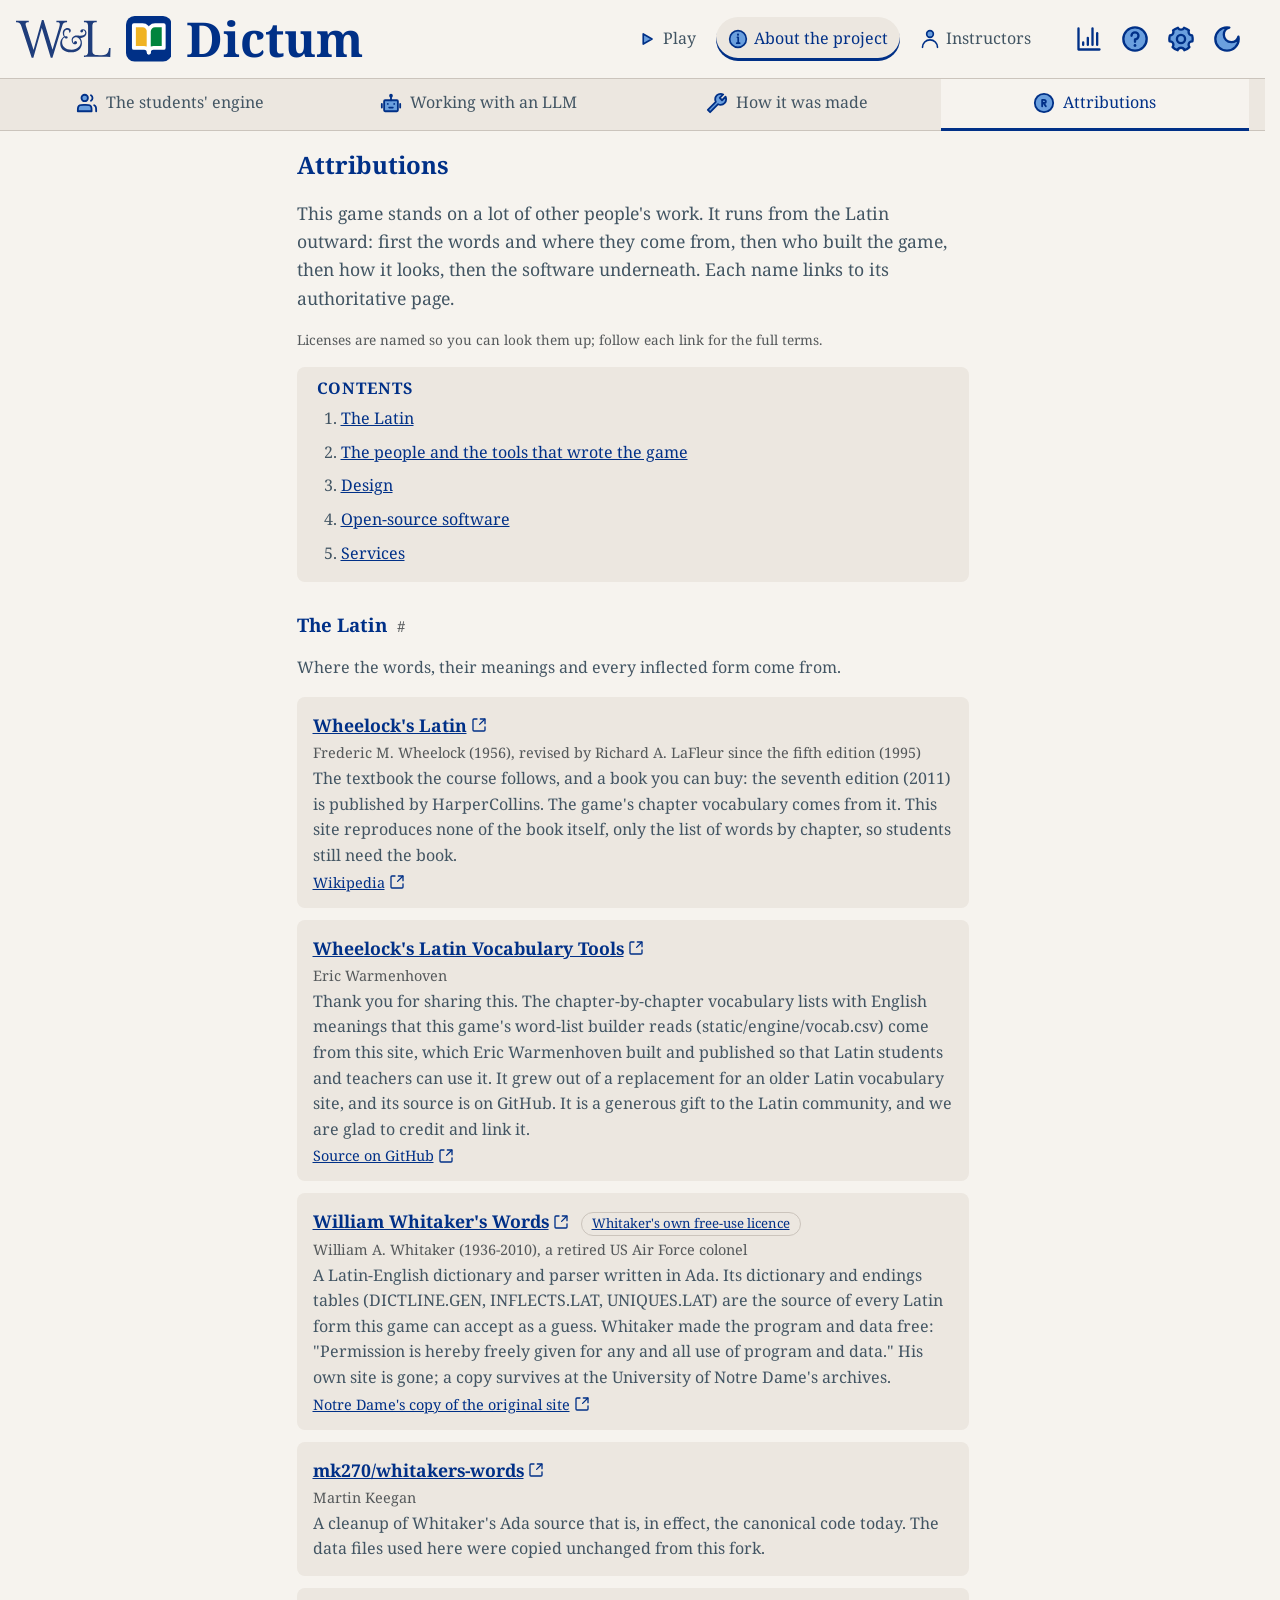
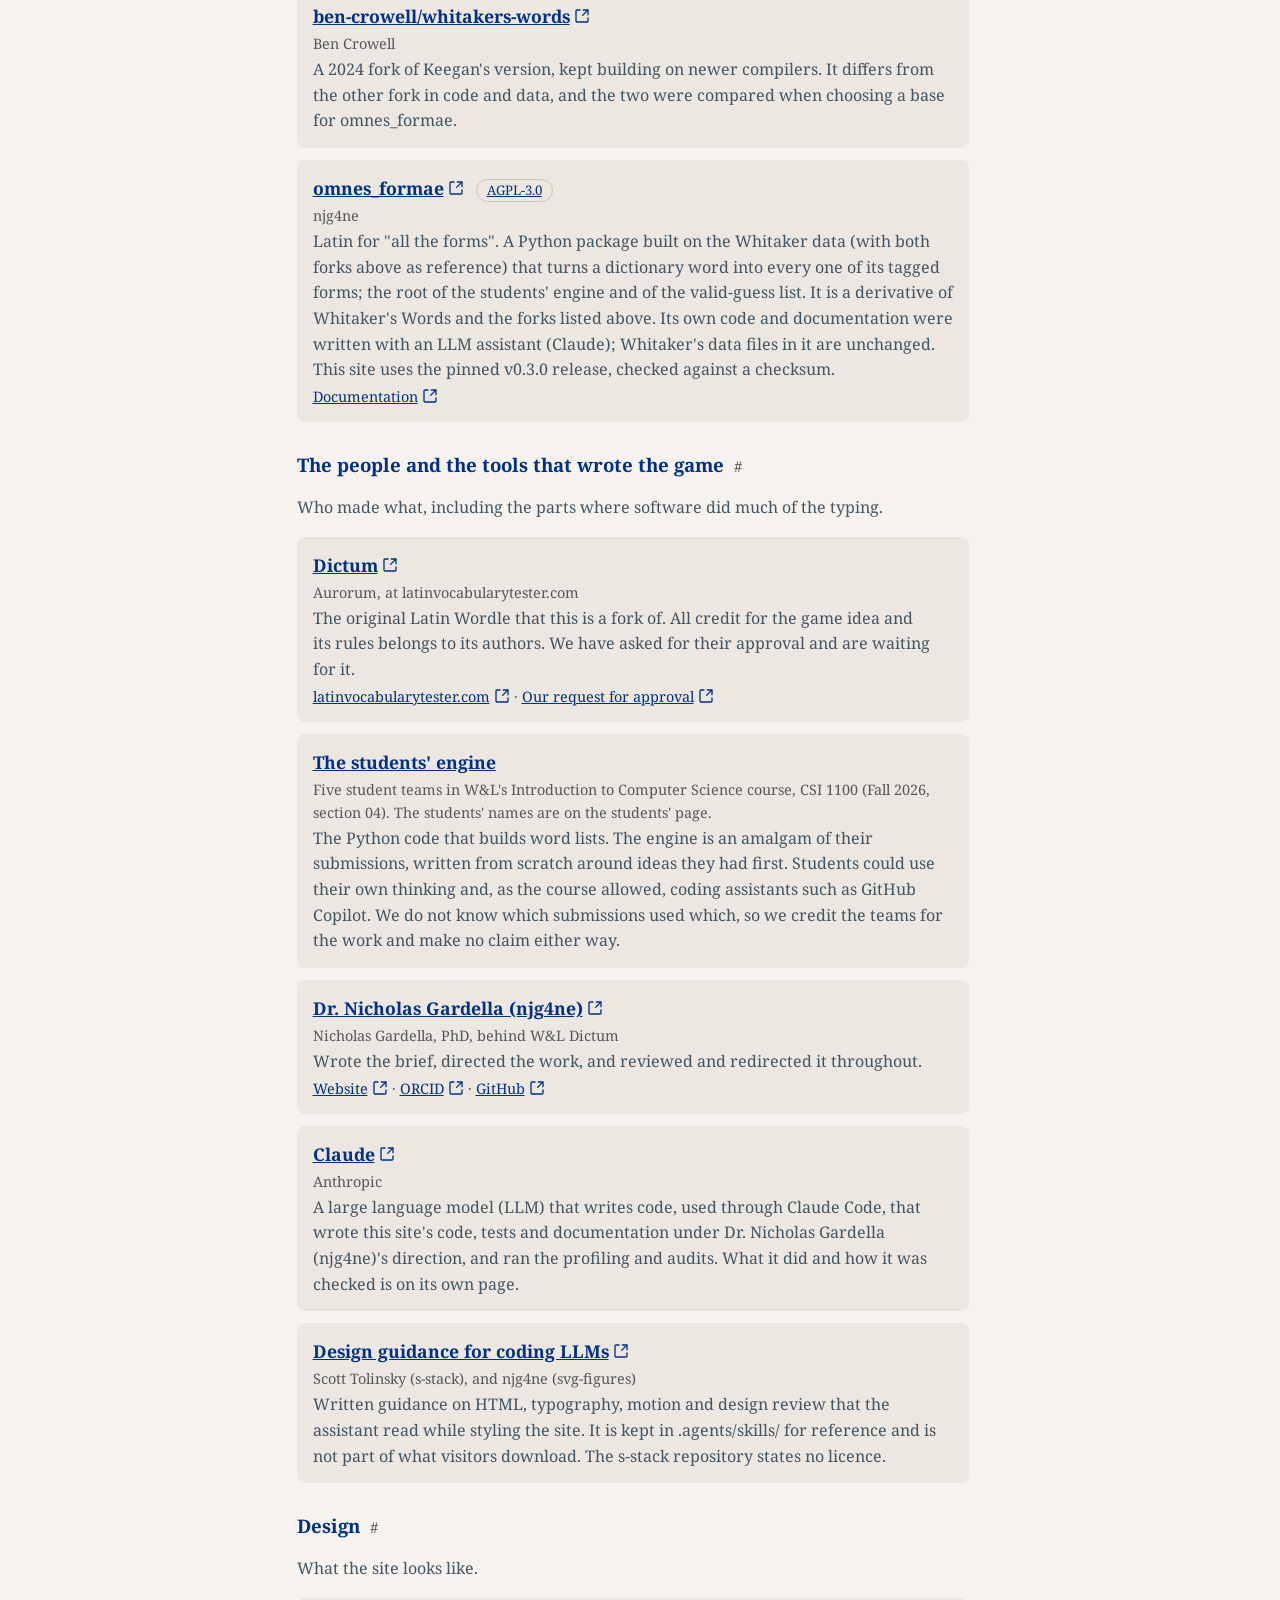
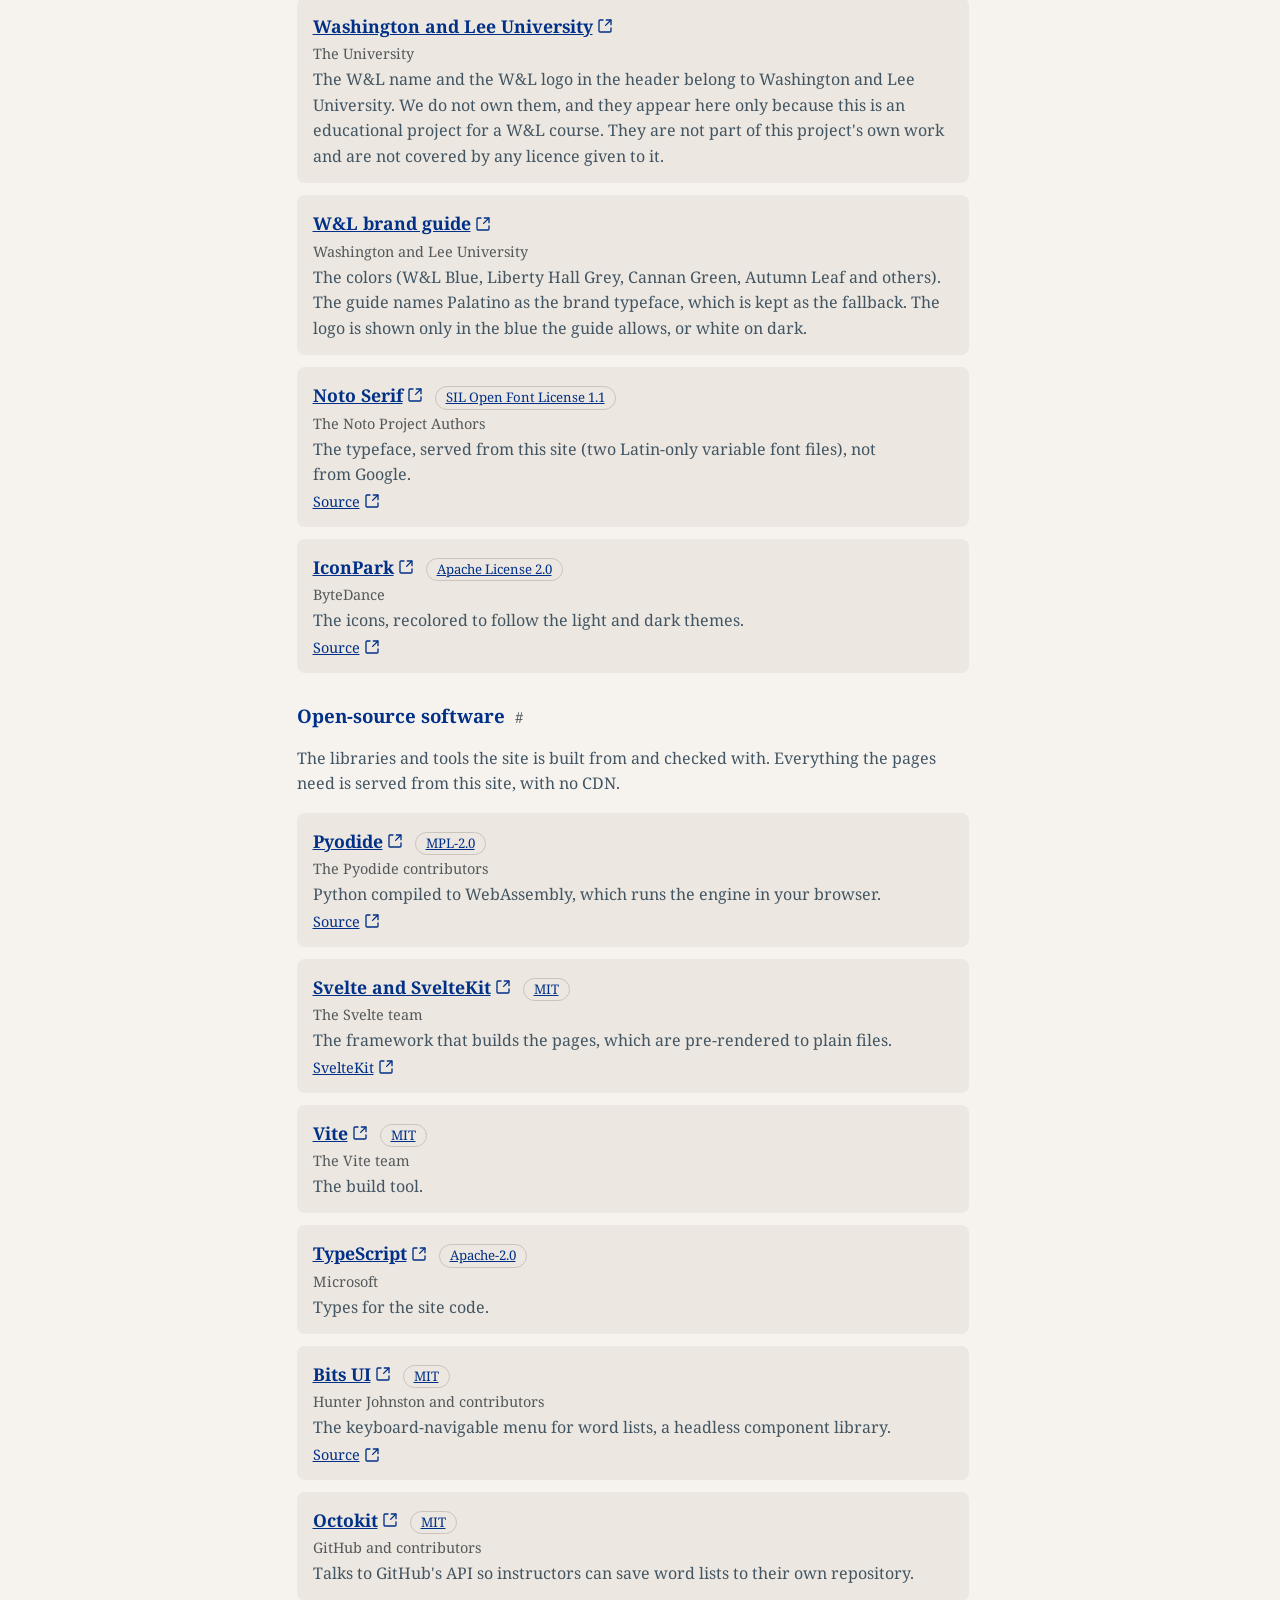
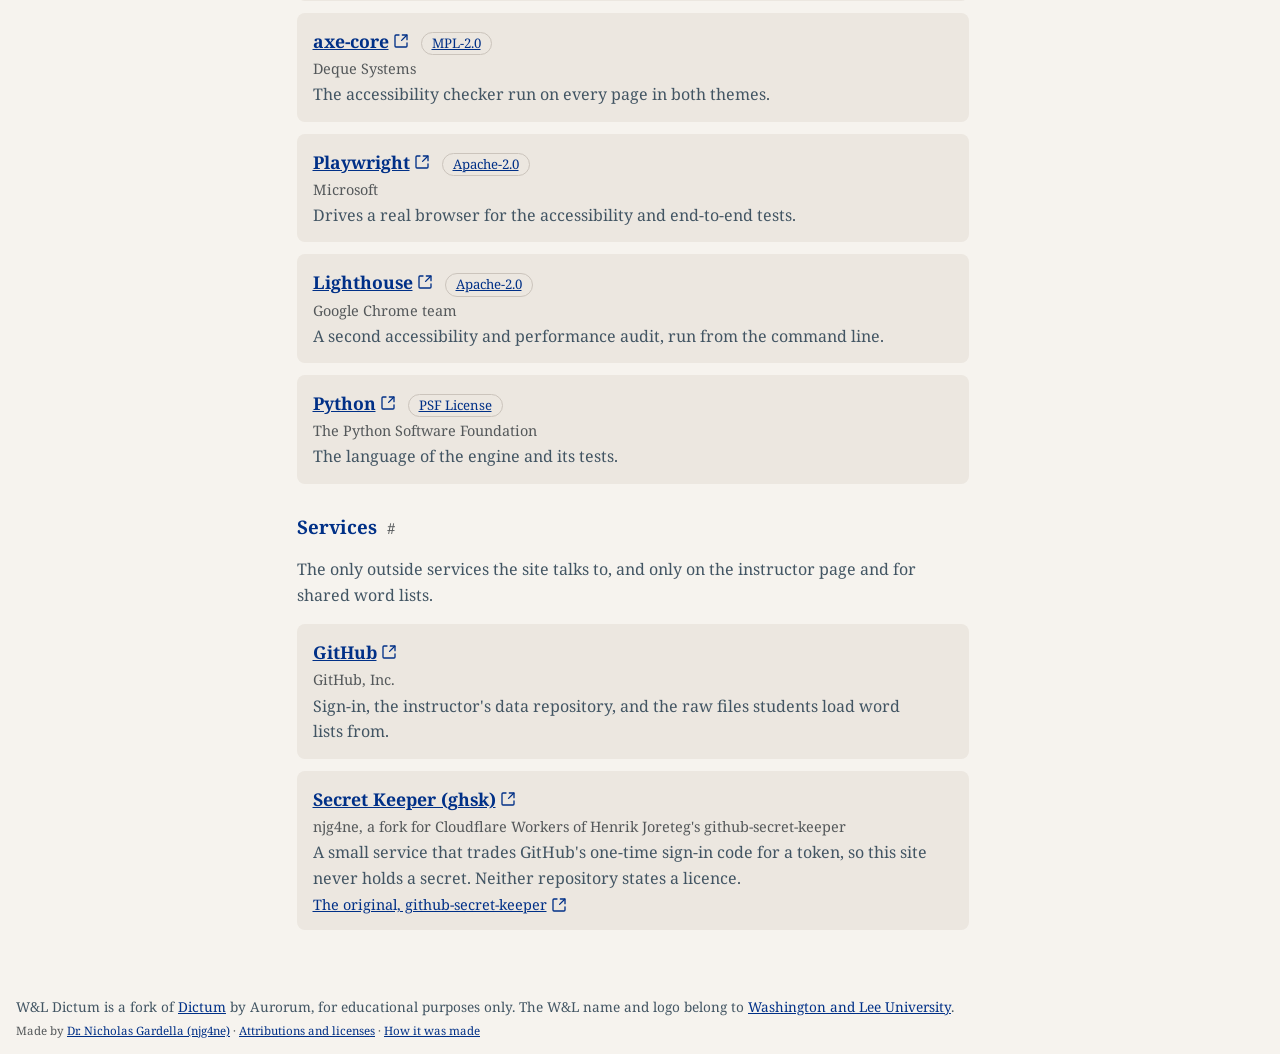
<file: docs/about/attributions/index.html>
<!doctype html>
<html lang="en">
	<head>
		<meta charset="utf-8" />
		<meta name="viewport" content="width=device-width, initial-scale=1" />
		<meta name="text-scale" content="scale" />
		<script>
			// Apply a saved light/dark choice before the first paint, so there is no flash of the wrong theme.
			try {
				var theme = localStorage.getItem('dictum:theme');
				if (theme === 'light' || theme === 'dark') document.documentElement.dataset.theme = theme;
			} catch (e) {}
		</script>
		<style>
			/* "Skip to content": the first thing a keyboard user reaches. It is part of this static page, styled right here, so it
			   can never show up unstyled while the site's CSS loads. Off the top of the window until it has focus. */
			.skip { position: absolute; top: 8px; left: 8px; z-index: 100; padding: 10px 16px; border-radius: 6px; background: var(--primary, #003087); color: var(--on-primary, #fff); font: inherit; text-decoration: none; transform: translateY(-300%); }
			.skip:focus { transform: translateY(0); }
		</style>
		<link href="../../_app/immutable/entry/start.BAIl1ZSF.js" rel="modulepreload">
		<link href="../../_app/immutable/entry/payload.DSmR2FwN.js" rel="modulepreload">
		<link href="../../_app/immutable/chunks/CRzLMJPS.js" rel="modulepreload">
		<link href="../../_app/immutable/chunks/DU9POZnR.js" rel="modulepreload">
		<link href="../../_app/immutable/chunks/B2MOn3C6.js" rel="modulepreload">
		<link href="../../_app/immutable/chunks/6klcJOIi.js" rel="modulepreload">
		<link href="../../_app/immutable/chunks/y0gnEyWl.js" rel="modulepreload">
		<link href="../../_app/immutable/chunks/BXsGxY-5.js" rel="modulepreload">
		<link href="../../_app/immutable/chunks/BzLG3Gli.js" rel="modulepreload">
		<link href="../../_app/immutable/entry/app.Dm_1KUYL.js" rel="modulepreload">
		<link href="../../_app/immutable/nodes/0.CfpimJbz.js" rel="modulepreload">
		<link href="../../_app/immutable/chunks/DK3Fl9T5.js" rel="modulepreload">
		<link href="../../_app/immutable/chunks/Oqdn27hV.js" rel="modulepreload">
		<link href="../../_app/immutable/chunks/D_Qlgq_e.js" rel="modulepreload">
		<link href="../../_app/immutable/chunks/DdUt8j2x.js" rel="modulepreload">
		<link href="../../_app/immutable/chunks/DYNtDZul.js" rel="modulepreload">
		<link href="../../_app/immutable/chunks/V7uTxMlV.js" rel="modulepreload">
		<link href="../../_app/immutable/chunks/6G7hxL0S.js" rel="modulepreload">
		<link href="../../_app/immutable/chunks/EArcXjJs.js" rel="modulepreload">
		<link href="../../_app/immutable/chunks/GbpvBKBM.js" rel="modulepreload">
		<link href="../../_app/immutable/nodes/2.By7IHt0u.js" rel="modulepreload">
		<link href="../../_app/immutable/nodes/5.BPuv_UGq.js" rel="modulepreload">
		<link href="../../_app/immutable/chunks/CW1j4b7e.js" rel="modulepreload">
		<link href="../../_app/immutable/chunks/oAy9vFmg.js" rel="modulepreload">
		<!--12qhfyh--><link rel="icon" href="../../assets/favicon-32.png" type="image/png" sizes="32x32"/> <link rel="icon" href="../../assets/favicon.svg" type="image/svg+xml"/> <link rel="apple-touch-icon" href="../../assets/apple-touch-icon.png"/> <meta name="description" content="W&amp;L Dictum: a Latin Wordle that plays any word list given by URL."/><!----><!--1sybki9--><!----><title>Attributions - W&amp;L Dictum</title>
		<link href="../../_app/immutable/assets/Icon.B8iyfsVF.css" rel="stylesheet">
		<link href="../../_app/immutable/assets/TipButton.CcnZnraa.css" rel="stylesheet">
		<link href="../../_app/immutable/assets/Dialog.DjxXIhDg.css" rel="stylesheet">
		<link href="../../_app/immutable/assets/0.Axe-mN6F.css" rel="stylesheet">
		<link href="../../_app/immutable/assets/Toc.CAl18JtS.css" rel="stylesheet">
		<link href="../../_app/immutable/assets/ExtLink.BW9vuKb9.css" rel="stylesheet">
		<link href="../../_app/immutable/assets/5.CNvGyGTZ.css" rel="stylesheet">
	</head>
	<body data-sveltekit-preload-data="hover">
		<a class="skip" href="#main">Skip to content</a>
		<div style="display: contents"><!--[--><!--[--><!--[0--><!--[--><header class="svelte-12qhfyh"><div class="bar svelte-12qhfyh"><h1 class="svelte-12qhfyh"><a href="../../" class="svelte-12qhfyh"><img src="../../assets/WL-logo.svg" alt="W&amp;L" class="svelte-12qhfyh"/><svg viewBox="0 0 32 32" width="0.95em" height="0.95em" aria-hidden="true" focusable="false" class="svelte-1l8nvlt"><rect class="tile svelte-1l8nvlt" width="32" height="32" rx="6"></rect><g class="ink svelte-1l8nvlt" transform="translate(2.8 2.6) scale(0.55)" stroke-linejoin="round" stroke-width="5"><path class="left svelte-1l8nvlt" d="M5 7H16C20.4183 7 24 10.5817 24 15V42C24 38.6863 21.3137 36 18 36H5V7Z"></path><path class="right svelte-1l8nvlt" d="M43 7H32C27.5817 7 24 10.5817 24 15V42C24 38.6863 26.6863 36 30 36H43V7Z"></path></g></svg><!----><span>Dictum</span></a></h1> <nav aria-label="Main" class="svelte-12qhfyh"><ul class="svelte-12qhfyh"><li class="svelte-12qhfyh"><a href="../../"><svg viewBox="0 0 48 48" width="20" height="20" aria-hidden="true" focusable="false" style="fill: var(--icon-ink)" class="svelte-1eqehiz"><!----><path stroke-linejoin="round" stroke-width="4" d="M15 24V11.8756L25.5 17.9378L36 24L25.5 30.0622L15 36.1244V24Z" style="fill:var(--icon-fill);stroke:var(--icon-ink)"/><!----></svg><!---->Play</a></li> <li class="svelte-12qhfyh"><a href="../../about/engine" aria-current="page"><svg viewBox="0 0 48 48" width="20" height="20" aria-hidden="true" focusable="false" style="fill: var(--icon-ink)" class="svelte-1eqehiz"><!----><g fill="none"><path stroke-linejoin="round" stroke-width="4" d="M24 44C29.5228 44 34.5228 41.7614 38.1421 38.1421C41.7614 34.5228 44 29.5228 44 24C44 18.4772 41.7614 13.4772 38.1421 9.85786C34.5228 6.23858 29.5228 4 24 4C18.4772 4 13.4772 6.23858 9.85786 9.85786C6.23858 13.4772 4 18.4772 4 24C4 29.5228 6.23858 34.5228 9.85786 38.1421C13.4772 41.7614 18.4772 44 24 44Z" style="fill:var(--icon-fill);stroke:var(--icon-ink)"/><path fill-rule="evenodd" d="M24 11C25.3807 11 26.5 12.1193 26.5 13.5C26.5 14.8807 25.3807 16 24 16C22.6193 16 21.5 14.8807 21.5 13.5C21.5 12.1193 22.6193 11 24 11Z" clip-rule="evenodd" style="fill:var(--icon-ink)"/><path stroke-linecap="round" stroke-linejoin="round" stroke-width="4" d="M24.5 34V20H23.5H22.5" style="stroke:var(--icon-ink)"/><path stroke-linecap="round" stroke-linejoin="round" stroke-width="4" d="M21 34H28" style="stroke:var(--icon-ink)"/></g><!----></svg><!---->About the project</a></li> <li class="svelte-12qhfyh"><!--$s1--><span class="host  svelte-1na6f91"><a href="../../instructor" aria-label="Instructors" aria-describedby="s1-tip" class="svelte-1na6f91"><svg viewBox="0 0 48 48" width="20" height="20" aria-hidden="true" focusable="false" style="fill: var(--icon-ink)" class="svelte-1eqehiz"><!----><g fill="none" stroke-linecap="round" stroke-linejoin="round" stroke-width="4" style="stroke:var(--icon-ink)"><circle cx="24" cy="12" r="8" style="fill:var(--icon-fill)"/><path d="M42 44C42 34.0589 33.9411 26 24 26C14.0589 26 6 34.0589 6 44"/></g><!----></svg><!---->Instructors<!----></a> <span id="s1-tip" role="tooltip" class="tip bottom svelte-1na6f91" style="--shift: 0px;">For instructors: sign in with GitHub to build custom Latin word lists and share them with students</span></span><!----></li></ul></nav> <div class="tools svelte-1ld6r3r" role="group" aria-label="Tools"><!--$s2--><span class="host  svelte-7a4v2d"><button class="icon-btn svelte-7a4v2d" commandfor="stats" command="show-modal" aria-label="View stats" aria-describedby="s2-tip"><svg viewBox="0 0 48 48" width="28" height="28" aria-hidden="true" focusable="false" style="fill: var(--icon-ink)" class="svelte-1eqehiz"><!----><g fill="none" stroke-linecap="round" stroke-linejoin="round" stroke-width="4" style="stroke:var(--icon-ink)"><path d="M6 6V42H42"/><path d="M14 30V34"/><path d="M22 22V34"/><path d="M30 6V34"/><path d="M38 14V34"/></g><!----></svg><!----></button> <span id="s2-tip" role="tooltip" class="tip bottom svelte-7a4v2d" style="--shift: 0px;">Your statistics</span></span><!----> <!--$s3--><span class="host  svelte-7a4v2d"><button class="icon-btn svelte-7a4v2d" commandfor="help" command="show-modal" aria-label="Help for this page" aria-describedby="s3-tip"><svg viewBox="0 0 48 48" width="28" height="28" aria-hidden="true" focusable="false" style="fill: var(--icon-ink)" class="svelte-1eqehiz"><!----><g fill="none"><path stroke-linejoin="round" stroke-width="4" d="M24 44C29.5228 44 34.5228 41.7614 38.1421 38.1421C41.7614 34.5228 44 29.5228 44 24C44 18.4772 41.7614 13.4772 38.1421 9.85786C34.5228 6.23858 29.5228 4 24 4C18.4772 4 13.4772 6.23858 9.85786 9.85786C6.23858 13.4772 4 18.4772 4 24C4 29.5228 6.23858 34.5228 9.85786 38.1421C13.4772 41.7614 18.4772 44 24 44Z" style="fill:var(--icon-fill);stroke:var(--icon-ink)"/><path stroke-linecap="round" stroke-linejoin="round" stroke-width="4" d="M24 28.6248V24.6248C27.3137 24.6248 30 21.9385 30 18.6248C30 15.3111 27.3137 12.6248 24 12.6248C20.6863 12.6248 18 15.3111 18 18.6248" style="stroke:var(--icon-ink)"/><path fill-rule="evenodd" d="M24 37.6248C25.3807 37.6248 26.5 36.5055 26.5 35.1248C26.5 33.7441 25.3807 32.6248 24 32.6248C22.6193 32.6248 21.5 33.7441 21.5 35.1248C21.5 36.5055 22.6193 37.6248 24 37.6248Z" clip-rule="evenodd" style="fill:var(--icon-ink)"/></g><!----></svg><!----></button> <span id="s3-tip" role="tooltip" class="tip bottom svelte-7a4v2d" style="--shift: 0px;">Using the About pages</span></span><!----> <!--$s4--><span class="host  svelte-7a4v2d"><button class="icon-btn svelte-7a4v2d" commandfor="settings" command="show-modal" aria-label="Settings" aria-describedby="s4-tip"><svg viewBox="0 0 48 48" width="28" height="28" aria-hidden="true" focusable="false" style="fill: var(--icon-ink)" class="svelte-1eqehiz"><!----><g fill="none" stroke-linejoin="round" stroke-width="4"><path d="M18.2838 43.1713C14.9327 42.1736 11.9498 40.3213 9.58787 37.867C10.469 36.8227 11 35.4734 11 34.0001C11 30.6864 8.31371 28.0001 5 28.0001C4.79955 28.0001 4.60139 28.01 4.40599 28.0292C4.13979 26.7277 4 25.3803 4 24.0001C4 21.9095 4.32077 19.8938 4.91579 17.9995C4.94381 17.9999 4.97188 18.0001 5 18.0001C8.31371 18.0001 11 15.3138 11 12.0001C11 11.0488 10.7786 10.1493 10.3846 9.35011C12.6975 7.1995 15.5205 5.59002 18.6521 4.72314C19.6444 6.66819 21.6667 8.00013 24 8.00013C26.3333 8.00013 28.3556 6.66819 29.3479 4.72314C32.4795 5.59002 35.3025 7.1995 37.6154 9.35011C37.2214 10.1493 37 11.0488 37 12.0001C37 15.3138 39.6863 18.0001 43 18.0001C43.0281 18.0001 43.0562 17.9999 43.0842 17.9995C43.6792 19.8938 44 21.9095 44 24.0001C44 25.3803 43.8602 26.7277 43.594 28.0292C43.3986 28.01 43.2005 28.0001 43 28.0001C39.6863 28.0001 37 30.6864 37 34.0001C37 35.4734 37.531 36.8227 38.4121 37.867C36.0502 40.3213 33.0673 42.1736 29.7162 43.1713C28.9428 40.752 26.676 39.0001 24 39.0001C21.324 39.0001 19.0572 40.752 18.2838 43.1713Z" style="fill:var(--icon-fill);stroke:var(--icon-ink)"/><path d="M24 31C27.866 31 31 27.866 31 24C31 20.134 27.866 17 24 17C20.134 17 17 20.134 17 24C17 27.866 20.134 31 24 31Z" style="fill:var(--icon-fill);stroke:var(--icon-ink)"/></g><!----></svg><!----></button> <span id="s4-tip" role="tooltip" class="tip bottom svelte-7a4v2d" style="--shift: 0px;">Settings</span></span><!----> <!--$s5--><span class="host  svelte-7a4v2d"><button class="icon-btn svelte-7a4v2d" role="switch" aria-checked="false" aria-label="Dark mode" aria-describedby="s5-tip"><span class="to-dark svelte-1cmi4dh"><svg viewBox="0 0 48 48" width="28" height="28" aria-hidden="true" focusable="false" style="fill: var(--icon-ink)" class="svelte-1eqehiz"><!----><path stroke-linejoin="round" stroke-width="4" d="M28.0527 4.41085C22.5828 5.83695 18.5455 10.8106 18.5455 16.7273C18.5455 23.7564 24.2436 29.4545 31.2727 29.4545C37.1894 29.4545 42.1631 25.4172 43.5891 19.9473C43.8585 21.256 44 22.6115 44 24C44 35.0457 35.0457 44 24 44C12.9543 44 4 35.0457 4 24C4 12.9543 12.9543 4 24 4C25.3885 4 26.744 4.14149 28.0527 4.41085Z" style="fill:var(--icon-fill);stroke:var(--icon-ink)"/><!----></svg><!----></span> <span class="to-light svelte-1cmi4dh"><svg viewBox="0 0 48 48" width="28" height="28" aria-hidden="true" focusable="false" style="fill: var(--icon-ink)" class="svelte-1eqehiz"><!----><g fill="none"><path stroke-linejoin="round" stroke-width="4" d="M24 37C31.1797 37 37 31.1797 37 24C37 16.8203 31.1797 11 24 11C16.8203 11 11 16.8203 11 24C11 31.1797 16.8203 37 24 37Z" style="fill:var(--icon-fill);stroke:var(--icon-ink)"/><path d="M24 6C25.3807 6 26.5 4.88071 26.5 3.5C26.5 2.11929 25.3807 1 24 1C22.6193 1 21.5 2.11929 21.5 3.5C21.5 4.88071 22.6193 6 24 6Z" style="fill:var(--icon-ink)"/><path d="M38.5 12C39.8807 12 41 10.8807 41 9.5C41 8.11929 39.8807 7 38.5 7C37.1193 7 36 8.11929 36 9.5C36 10.8807 37.1193 12 38.5 12Z" style="fill:var(--icon-ink)"/><path d="M44.5 26.5C45.8807 26.5 47 25.3807 47 24C47 22.6193 45.8807 21.5 44.5 21.5C43.1193 21.5 42 22.6193 42 24C42 25.3807 43.1193 26.5 44.5 26.5Z" style="fill:var(--icon-ink)"/><path d="M38.5 41C39.8807 41 41 39.8807 41 38.5C41 37.1193 39.8807 36 38.5 36C37.1193 36 36 37.1193 36 38.5C36 39.8807 37.1193 41 38.5 41Z" style="fill:var(--icon-ink)"/><path d="M24 47C25.3807 47 26.5 45.8807 26.5 44.5C26.5 43.1193 25.3807 42 24 42C22.6193 42 21.5 43.1193 21.5 44.5C21.5 45.8807 22.6193 47 24 47Z" style="fill:var(--icon-ink)"/><path d="M9.5 41C10.8807 41 12 39.8807 12 38.5C12 37.1193 10.8807 36 9.5 36C8.11929 36 7 37.1193 7 38.5C7 39.8807 8.11929 41 9.5 41Z" style="fill:var(--icon-ink)"/><path d="M3.5 26.5C4.88071 26.5 6 25.3807 6 24C6 22.6193 4.88071 21.5 3.5 21.5C2.11929 21.5 1 22.6193 1 24C1 25.3807 2.11929 26.5 3.5 26.5Z" style="fill:var(--icon-ink)"/><path d="M9.5 12C10.8807 12 12 10.8807 12 9.5C12 8.11929 10.8807 7 9.5 7C8.11929 7 7 8.11929 7 9.5C7 10.8807 8.11929 12 9.5 12Z" style="fill:var(--icon-ink)"/></g><!----></svg><!----></span><!----></button> <span id="s5-tip" role="tooltip" class="tip bottom svelte-7a4v2d" style="--shift: 0px;">Switch to the dark theme</span></span><!----></div> <dialog id="stats" closedby="any" aria-labelledby="stats-title" class="svelte-jby388"><!--$s6--><span class="host close svelte-7a4v2d"><button class="icon-btn svelte-7a4v2d" commandfor="stats" command="close" aria-label="Close" aria-describedby="s6-tip"><svg viewBox="0 0 48 48" width="28" height="28" aria-hidden="true" focusable="false" style="fill: var(--icon-ink)" class="svelte-1eqehiz"><!----><g fill="none" stroke-linecap="round" stroke-linejoin="round" stroke-width="4" style="stroke:var(--icon-ink)"><path d="M8 8L40 40"/><path d="M8 40L40 8"/></g><!----></svg><!----></button> <span id="s6-tip" role="tooltip" class="tip bottom svelte-7a4v2d" style="--shift: 0px;">Close (Esc)</span></span><!----> <h2 id="stats-title" class="svelte-jby388">Statistics</h2> <h3 class="svelte-1tib2rn">Daily word</h3> <dl class="stats svelte-1tib2rn"><div class="svelte-1tib2rn"><dt class="svelte-1tib2rn">Played</dt><dd class="svelte-1tib2rn">0</dd></div> <div class="svelte-1tib2rn"><dt class="svelte-1tib2rn">Correct</dt><dd class="svelte-1tib2rn">0%</dd></div> <div class="svelte-1tib2rn"><dt class="svelte-1tib2rn">Daily streak</dt><dd class="svelte-1tib2rn">0</dd></div></dl> <p class="muted">Rounds won in 1 to 6 guesses, and lost (F):</p> <ol class="bars svelte-1tib2rn"><!--[--><li class="svelte-1tib2rn"><span>1</span><span class="bar svelte-1tib2rn" style="width: 0%;"></span><span>0</span></li><li class="svelte-1tib2rn"><span>2</span><span class="bar svelte-1tib2rn" style="width: 0%;"></span><span>0</span></li><li class="svelte-1tib2rn"><span>3</span><span class="bar svelte-1tib2rn" style="width: 0%;"></span><span>0</span></li><li class="svelte-1tib2rn"><span>4</span><span class="bar svelte-1tib2rn" style="width: 0%;"></span><span>0</span></li><li class="svelte-1tib2rn"><span>5</span><span class="bar svelte-1tib2rn" style="width: 0%;"></span><span>0</span></li><li class="svelte-1tib2rn"><span>6</span><span class="bar svelte-1tib2rn" style="width: 0%;"></span><span>0</span></li><li class="svelte-1tib2rn"><span>F</span><span class="bar svelte-1tib2rn" style="width: 0%;"></span><span>0</span></li><!--]--></ol><!----> <h3 class="svelte-1tib2rn">Streaks</h3> <dl class="stats svelte-1tib2rn"><div class="svelte-1tib2rn"><dt class="svelte-1tib2rn">Played</dt><dd class="svelte-1tib2rn">0</dd></div> <div class="svelte-1tib2rn"><dt class="svelte-1tib2rn">Correct</dt><dd class="svelte-1tib2rn">0%</dd></div> <div class="svelte-1tib2rn"><dt class="svelte-1tib2rn">Highest streak</dt><dd class="svelte-1tib2rn">0</dd></div></dl> <p class="muted">Rounds won in 1 to 6 guesses, and lost (F):</p> <ol class="bars svelte-1tib2rn"><!--[--><li class="svelte-1tib2rn"><span>1</span><span class="bar svelte-1tib2rn" style="width: 0%;"></span><span>0</span></li><li class="svelte-1tib2rn"><span>2</span><span class="bar svelte-1tib2rn" style="width: 0%;"></span><span>0</span></li><li class="svelte-1tib2rn"><span>3</span><span class="bar svelte-1tib2rn" style="width: 0%;"></span><span>0</span></li><li class="svelte-1tib2rn"><span>4</span><span class="bar svelte-1tib2rn" style="width: 0%;"></span><span>0</span></li><li class="svelte-1tib2rn"><span>5</span><span class="bar svelte-1tib2rn" style="width: 0%;"></span><span>0</span></li><li class="svelte-1tib2rn"><span>6</span><span class="bar svelte-1tib2rn" style="width: 0%;"></span><span>0</span></li><li class="svelte-1tib2rn"><span>F</span><span class="bar svelte-1tib2rn" style="width: 0%;"></span><span>0</span></li><!--]--></ol><!----><!----> <div class="row center"><button class="btn" commandfor="reset-stats" command="show-modal"><svg viewBox="0 0 48 48" width="20" height="20" aria-hidden="true" focusable="false" style="fill: var(--icon-ink)" class="svelte-1eqehiz"><!----><g fill="none" stroke-linejoin="round" stroke-width="4"><path d="M9 10V44H39V10H9Z" style="fill:var(--icon-fill);stroke:var(--icon-ink)"/><path stroke-linecap="round" d="M20 20V33" style="stroke:var(--icon-ink)"/><path stroke-linecap="round" d="M28 20V33" style="stroke:var(--icon-ink)"/><path stroke-linecap="round" d="M4 10H44" style="stroke:var(--icon-ink)"/><path d="M16 10L19.289 4H28.7771L32 10H16Z" style="fill:var(--icon-fill);stroke:var(--icon-ink)"/></g><!----></svg><!---->Reset my statistics</button></div><!----></dialog><!----> <dialog id="reset-stats" closedby="any" aria-labelledby="reset-stats-title" class="svelte-jby388"><!--$s7--><span class="host close svelte-7a4v2d"><button class="icon-btn svelte-7a4v2d" commandfor="reset-stats" command="close" aria-label="Close" aria-describedby="s7-tip"><svg viewBox="0 0 48 48" width="28" height="28" aria-hidden="true" focusable="false" style="fill: var(--icon-ink)" class="svelte-1eqehiz"><!----><g fill="none" stroke-linecap="round" stroke-linejoin="round" stroke-width="4" style="stroke:var(--icon-ink)"><path d="M8 8L40 40"/><path d="M8 40L40 8"/></g><!----></svg><!----></button> <span id="s7-tip" role="tooltip" class="tip bottom svelte-7a4v2d" style="--shift: 0px;">Close (Esc)</span></span><!----> <h2 id="reset-stats-title" class="svelte-jby388">Reset your statistics?</h2> <p>This clears your played games, wins and streaks in this browser. It can't be undone. Today's daily word is not affected.</p> <div class="row center"><button class="btn" commandfor="reset-stats" command="close" autofocus="">Keep them</button> <button class="btn danger"><svg viewBox="0 0 48 48" width="20" height="20" aria-hidden="true" focusable="false" style="fill: var(--icon-ink)" class="svelte-1eqehiz"><!----><g fill="none" stroke-linejoin="round" stroke-width="4"><path d="M9 10V44H39V10H9Z" style="fill:var(--icon-fill);stroke:var(--icon-ink)"/><path stroke-linecap="round" d="M20 20V33" style="stroke:var(--icon-ink)"/><path stroke-linecap="round" d="M28 20V33" style="stroke:var(--icon-ink)"/><path stroke-linecap="round" d="M4 10H44" style="stroke:var(--icon-ink)"/><path d="M16 10L19.289 4H28.7771L32 10H16Z" style="fill:var(--icon-fill);stroke:var(--icon-ink)"/></g><!----></svg><!---->Reset</button></div><!----></dialog><!----> <dialog id="help" closedby="any" aria-labelledby="help-title" class="svelte-jby388"><!--$s8--><span class="host close svelte-7a4v2d"><button class="icon-btn svelte-7a4v2d" commandfor="help" command="close" aria-label="Close" aria-describedby="s8-tip"><svg viewBox="0 0 48 48" width="28" height="28" aria-hidden="true" focusable="false" style="fill: var(--icon-ink)" class="svelte-1eqehiz"><!----><g fill="none" stroke-linecap="round" stroke-linejoin="round" stroke-width="4" style="stroke:var(--icon-ink)"><path d="M8 8L40 40"/><path d="M8 40L40 8"/></g><!----></svg><!----></button> <span id="s8-tip" role="tooltip" class="tip bottom svelte-7a4v2d" style="--shift: 0px;">Close (Esc)</span></span><!----> <h2 id="help-title" class="svelte-jby388">Using the About pages</h2> <!--[1--><p>These four tabs tell the story of the project: the students' engine, the work done with an LLM, how it was made, and everyone it builds on.</p> <ul><li>The <strong>Contents</strong> box at the top of a page jumps to its sections. The small <strong>#</strong> beside a heading copies a link to that section.</li> <li>Code boxes have a <strong>Copy</strong> button and a <strong>wrap</strong> button (Alt+Z wraps long lines in every code box at once).</li> <li>On <strong>The students' engine</strong> you can press <strong>Run tests</strong> to run the students' own checks right here in your browser.</li></ul><!--]--><!----></dialog><!----> <dialog id="settings" closedby="any" aria-labelledby="settings-title" class="svelte-jby388"><!--$s9--><span class="host close svelte-7a4v2d"><button class="icon-btn svelte-7a4v2d" commandfor="settings" command="close" aria-label="Close" aria-describedby="s9-tip"><svg viewBox="0 0 48 48" width="28" height="28" aria-hidden="true" focusable="false" style="fill: var(--icon-ink)" class="svelte-1eqehiz"><!----><g fill="none" stroke-linecap="round" stroke-linejoin="round" stroke-width="4" style="stroke:var(--icon-ink)"><path d="M8 8L40 40"/><path d="M8 40L40 8"/></g><!----></svg><!----></button> <span id="s9-tip" role="tooltip" class="tip bottom svelte-7a4v2d" style="--shift: 0px;">Close (Esc)</span></span><!----> <h2 id="settings-title" class="svelte-jby388">Settings</h2> <h3 class="svelte-1ld6r3r">Word list</h3> <!--[-1--><p class="muted">Open the game to see which word list it is using.</p><!--]--> <hr class="svelte-1ld6r3r"/> <label class="switch svelte-1ld6r3r"><input type="checkbox" role="switch" class="svelte-1ld6r3r"/> Developer mode</label> <!--[-1--><!--]--><!----></dialog><!----><!----></div> <!--[0--><nav class="about svelte-ccv6iy" aria-label="About the project"><ul class="svelte-ccv6iy"><!--[--><li class="svelte-ccv6iy"><a href="../../about/engine" title="Who built the part that makes the game work" class="svelte-ccv6iy"><svg viewBox="0 0 48 48" width="22" height="22" aria-hidden="true" focusable="false" style="fill: var(--icon-ink)" class="svelte-1eqehiz"><!----><g fill="none" stroke-linecap="round" stroke-linejoin="round" stroke-width="4" style="stroke:var(--icon-ink)"><path d="M19 20C22.866 20 26 16.866 26 13C26 9.13401 22.866 6 19 6C15.134 6 12 9.13401 12 13C12 16.866 15.134 20 19 20Z" style="fill:var(--icon-fill)"/><path d="M32.6077 7C34.6405 8.2249 36.0001 10.4537 36.0001 13C36.0001 15.5463 34.6405 17.7751 32.6077 19"/><path d="M4 40.8V42H34V40.8C34 36.3196 34 34.0794 33.1281 32.3681C32.3611 30.8628 31.1372 29.6389 29.6319 28.8719C27.9206 28 25.6804 28 21.2 28H16.8C12.3196 28 10.0794 28 8.36808 28.8719C6.86278 29.6389 5.63893 30.8628 4.87195 32.3681C4 34.0794 4 36.3196 4 40.8Z" style="fill:var(--icon-fill)"/><path d="M43.9999 42.0001V40.8001C43.9999 36.3197 43.9999 34.0795 43.128 32.3682C42.361 30.8629 41.1371 29.6391 39.6318 28.8721"/></g><!----></svg><!----><span>The students' engine</span></a></li><li class="svelte-ccv6iy"><a href="../../about/llm" title="What the LLM did and how it was checked" class="svelte-ccv6iy"><svg viewBox="0 0 48 48" width="22" height="22" aria-hidden="true" focusable="false" style="fill: var(--icon-ink)" class="svelte-1eqehiz"><!----><g fill="none"><rect width="30" height="24" x="9" y="18" stroke-width="4" rx="2" style="fill:var(--icon-fill);stroke:var(--icon-ink)"/><circle cx="17" cy="26" r="2" style="fill:var(--icon-ink)"/><circle cx="31" cy="26" r="2" style="fill:var(--icon-ink)"/><path d="M20 32C18.8954 32 18 32.8954 18 34C18 35.1046 18.8954 36 20 36V32ZM28 36C29.1046 36 30 35.1046 30 34C30 32.8954 29.1046 32 28 32V36ZM20 36H28V32H20V36Z" style="fill:var(--icon-ink)"/><path stroke-linecap="round" stroke-linejoin="round" stroke-width="4" d="M24 10V18" style="stroke:var(--icon-ink)"/><path stroke-linecap="round" stroke-linejoin="round" stroke-width="4" d="M4 26V34" style="stroke:var(--icon-ink)"/><path stroke-linecap="round" stroke-linejoin="round" stroke-width="4" d="M44 26V34" style="stroke:var(--icon-ink)"/><circle cx="24" cy="8" r="2" stroke-width="4" style="stroke:var(--icon-ink)"/></g><!----></svg><!----><span>Working with an LLM</span></a></li><li class="svelte-ccv6iy"><a href="../../about/how-it-was-made" title="The brief and the tools" class="svelte-ccv6iy"><svg viewBox="0 0 48 48" width="22" height="22" aria-hidden="true" focusable="false" style="fill: var(--icon-ink)" class="svelte-1eqehiz"><!----><path stroke-linecap="round" stroke-linejoin="round" stroke-width="4" d="M44 16C44 22.6274 38.6274 28 32 28C29.9733 28 28.0639 27.4975 26.3896 26.6104L9 44L4 39L21.3896 21.6104C20.5025 19.9361 20 18.0267 20 16C20 9.37258 25.3726 4 32 4C34.0267 4 35.9361 4.50245 37.6104 5.38959L30 13L35 18L42.6104 10.3896C43.4975 12.0639 44 13.9733 44 16Z" style="fill:var(--icon-fill);stroke:var(--icon-ink)"/><!----></svg><!----><span>How it was made</span></a></li><li class="svelte-ccv6iy"><a href="../../about/attributions" aria-current="page" title="Everyone and everything this builds on" class="svelte-ccv6iy"><svg viewBox="0 0 48 48" width="22" height="22" aria-hidden="true" focusable="false" style="fill: var(--icon-ink)" class="svelte-1eqehiz"><!----><g fill="none"><circle cx="24" cy="24" r="20" stroke-linecap="round" stroke-linejoin="round" stroke-width="4" style="fill:var(--icon-fill);stroke:var(--icon-ink)"/><path d="M24 17H20V24H23H24C27 24 28 22 28 20.5C28 19 27 17 24 17Z" style="fill:var(--icon-fill)"/><path stroke-linecap="round" stroke-linejoin="round" stroke-width="4" d="M20 31V24M20 24L20 17H24C27 17 28 19 28 20.5C28 22 27 24 24 24H23M20 24H23M28 31L23 24" style="stroke:var(--icon-ink)"/></g><!----></svg><!----><span>Attributions</span></a></li><!--]--></ul></nav><!--]--></header> <main id="main" tabindex="-1"><!--[--><!--[0--><!--[--><article class="about-pages"><!--[--><!--[-1--><!--[--><h2>Attributions</h2> <p class="lead svelte-1sybki9">This game stands on a lot of other people's work. It runs from the Latin outward: first the words and where
	they come from, then who built the game, then how it looks, then the software underneath. Each name links to its
	authoritative page.</p> <p class="muted">Licenses are named so you can look them up; follow each link for the full terms.</p> <!--$s10--><nav aria-labelledby="s10-title" class="toc svelte-1tt3kii"><h3 id="s10-title" class="svelte-1tt3kii">Contents</h3> <ol><!--[--><li><a href="#latin" class="svelte-1tt3kii">The Latin</a> <!--[-1--><!--]--></li><li><a href="#people" class="svelte-1tt3kii">The people and the tools that wrote the game</a> <!--[-1--><!--]--></li><li><a href="#design" class="svelte-1tt3kii">Design</a> <!--[-1--><!--]--></li><li><a href="#software" class="svelte-1tt3kii">Open-source software</a> <!--[-1--><!--]--></li><li><a href="#services" class="svelte-1tt3kii">Services</a> <!--[-1--><!--]--></li><!--]--></ol><!----></nav><!----> <!--[--><section aria-labelledby="latin" class="svelte-1sybki9"><!----><h3 id="latin" class="heading svelte-q5a7vm"><!---->The Latin<!----> <a class="permalink svelte-q5a7vm" href="#latin" aria-label="Link to this section">#</a><!----></h3><!----><!----> <p>Where the words, their meanings and every inflected form come from.</p> <ul class="credits svelte-1sybki9"><!--[--><li class="svelte-1sybki9"><p class="title svelte-1sybki9"><!--[0--><a href="http://www.wheelockslatin.com/" target="_blank" rel="noreferrer noopener" class="ext svelte-t1hrn"><!---->Wheelock's Latin<!----><svg viewBox="0 0 48 48" width="16" height="16" aria-hidden="true" focusable="false" style="fill: var(--icon-ink)" class="svelte-1eqehiz"><!----><g fill="none" stroke-linecap="round" stroke-linejoin="round" stroke-width="4" style="stroke:var(--icon-ink)"><path d="M28 6H42V20"/><path d="M42 29.4737V39C42 40.6569 40.6569 42 39 42H9C7.34315 42 6 40.6569 6 39V9C6 7.34315 7.34315 6 9 6L18 6"/><path d="M25.7998 22.1999L41.0998 6.8999"/></g><!----></svg><!----><span class="sr svelte-t1hrn">(opens in a new tab)</span></a><!--]--> <!--[-1--><!--]--></p> <!--[0--><p class="by svelte-1sybki9">Frederic M. Wheelock (1956), revised by Richard A. LaFleur since the fifth edition (1995)</p><!--]--> <p class="svelte-1sybki9">The textbook the course follows, and a book you can buy: the seventh edition (2011) is published by HarperCollins. The game's chapter vocabulary comes from it. This site reproduces none of the book itself, only the list of words by chapter, so students still need the book.</p> <!--[0--><p class="more svelte-1sybki9"><!--[--><!----><a href="https://en.wikipedia.org/wiki/Wheelock%27s_Latin" target="_blank" rel="noreferrer noopener" class="ext svelte-t1hrn"><!---->Wikipedia<!----><svg viewBox="0 0 48 48" width="16" height="16" aria-hidden="true" focusable="false" style="fill: var(--icon-ink)" class="svelte-1eqehiz"><!----><g fill="none" stroke-linecap="round" stroke-linejoin="round" stroke-width="4" style="stroke:var(--icon-ink)"><path d="M28 6H42V20"/><path d="M42 29.4737V39C42 40.6569 40.6569 42 39 42H9C7.34315 42 6 40.6569 6 39V9C6 7.34315 7.34315 6 9 6L18 6"/><path d="M25.7998 22.1999L41.0998 6.8999"/></g><!----></svg><!----><span class="sr svelte-t1hrn">(opens in a new tab)</span></a><!----><!--]--></p><!--]--></li><li class="svelte-1sybki9"><p class="title svelte-1sybki9"><!--[0--><a href="https://www.warmenhoven.org/latin/vocab/" target="_blank" rel="noreferrer noopener" class="ext svelte-t1hrn"><!---->Wheelock's Latin Vocabulary Tools<!----><svg viewBox="0 0 48 48" width="16" height="16" aria-hidden="true" focusable="false" style="fill: var(--icon-ink)" class="svelte-1eqehiz"><!----><g fill="none" stroke-linecap="round" stroke-linejoin="round" stroke-width="4" style="stroke:var(--icon-ink)"><path d="M28 6H42V20"/><path d="M42 29.4737V39C42 40.6569 40.6569 42 39 42H9C7.34315 42 6 40.6569 6 39V9C6 7.34315 7.34315 6 9 6L18 6"/><path d="M25.7998 22.1999L41.0998 6.8999"/></g><!----></svg><!----><span class="sr svelte-t1hrn">(opens in a new tab)</span></a><!--]--> <!--[-1--><!--]--></p> <!--[0--><p class="by svelte-1sybki9">Eric Warmenhoven</p><!--]--> <p class="svelte-1sybki9">Thank you for sharing this. The chapter-by-chapter vocabulary lists with English meanings that this game's word-list builder reads (static/engine/vocab.csv) come from this site, which Eric Warmenhoven built and published so that Latin students and teachers can use it. It grew out of a replacement for an older Latin vocabulary site, and its source is on GitHub. It is a generous gift to the Latin community, and we are glad to credit and link it.</p> <!--[0--><p class="more svelte-1sybki9"><!--[--><!----><a href="https://github.com/warmenhoven/vocab" target="_blank" rel="noreferrer noopener" class="ext svelte-t1hrn"><!---->Source on GitHub<!----><svg viewBox="0 0 48 48" width="16" height="16" aria-hidden="true" focusable="false" style="fill: var(--icon-ink)" class="svelte-1eqehiz"><!----><g fill="none" stroke-linecap="round" stroke-linejoin="round" stroke-width="4" style="stroke:var(--icon-ink)"><path d="M28 6H42V20"/><path d="M42 29.4737V39C42 40.6569 40.6569 42 39 42H9C7.34315 42 6 40.6569 6 39V9C6 7.34315 7.34315 6 9 6L18 6"/><path d="M25.7998 22.1999L41.0998 6.8999"/></g><!----></svg><!----><span class="sr svelte-t1hrn">(opens in a new tab)</span></a><!----><!--]--></p><!--]--></li><li class="svelte-1sybki9"><p class="title svelte-1sybki9"><!--[0--><a href="https://en.wikipedia.org/wiki/William_Whitaker%27s_Words" target="_blank" rel="noreferrer noopener" class="ext svelte-t1hrn"><!---->William Whitaker's Words<!----><svg viewBox="0 0 48 48" width="16" height="16" aria-hidden="true" focusable="false" style="fill: var(--icon-ink)" class="svelte-1eqehiz"><!----><g fill="none" stroke-linecap="round" stroke-linejoin="round" stroke-width="4" style="stroke:var(--icon-ink)"><path d="M28 6H42V20"/><path d="M42 29.4737V39C42 40.6569 40.6569 42 39 42H9C7.34315 42 6 40.6569 6 39V9C6 7.34315 7.34315 6 9 6L18 6"/><path d="M25.7998 22.1999L41.0998 6.8999"/></g><!----></svg><!----><span class="sr svelte-t1hrn">(opens in a new tab)</span></a><!--]--> <!--[0--><!--[0--><a class="license svelte-1sybki9" href="https://archives.nd.edu/whitaker/words.htm" target="_blank" rel="noreferrer noopener" aria-label="Whitaker's own free-use licence (opens in a new tab)">Whitaker's own free-use licence</a><!--]--><!--]--></p> <!--[0--><p class="by svelte-1sybki9">William A. Whitaker (1936-2010), a retired US Air Force colonel</p><!--]--> <p class="svelte-1sybki9">A Latin-English dictionary and parser written in Ada. Its dictionary and endings tables (DICTLINE.GEN, INFLECTS.LAT, UNIQUES.LAT) are the source of every Latin form this game can accept as a guess. Whitaker made the program and data free: "Permission is hereby freely given for any and all use of program and data." His own site is gone; a copy survives at the University of Notre Dame's archives.</p> <!--[0--><p class="more svelte-1sybki9"><!--[--><!----><a href="https://archives.nd.edu/whitaker/words.htm" target="_blank" rel="noreferrer noopener" class="ext svelte-t1hrn"><!---->Notre Dame's copy of the original site<!----><svg viewBox="0 0 48 48" width="16" height="16" aria-hidden="true" focusable="false" style="fill: var(--icon-ink)" class="svelte-1eqehiz"><!----><g fill="none" stroke-linecap="round" stroke-linejoin="round" stroke-width="4" style="stroke:var(--icon-ink)"><path d="M28 6H42V20"/><path d="M42 29.4737V39C42 40.6569 40.6569 42 39 42H9C7.34315 42 6 40.6569 6 39V9C6 7.34315 7.34315 6 9 6L18 6"/><path d="M25.7998 22.1999L41.0998 6.8999"/></g><!----></svg><!----><span class="sr svelte-t1hrn">(opens in a new tab)</span></a><!----><!--]--></p><!--]--></li><li class="svelte-1sybki9"><p class="title svelte-1sybki9"><!--[0--><a href="https://github.com/mk270/whitakers-words" target="_blank" rel="noreferrer noopener" class="ext svelte-t1hrn"><!---->mk270/whitakers-words<!----><svg viewBox="0 0 48 48" width="16" height="16" aria-hidden="true" focusable="false" style="fill: var(--icon-ink)" class="svelte-1eqehiz"><!----><g fill="none" stroke-linecap="round" stroke-linejoin="round" stroke-width="4" style="stroke:var(--icon-ink)"><path d="M28 6H42V20"/><path d="M42 29.4737V39C42 40.6569 40.6569 42 39 42H9C7.34315 42 6 40.6569 6 39V9C6 7.34315 7.34315 6 9 6L18 6"/><path d="M25.7998 22.1999L41.0998 6.8999"/></g><!----></svg><!----><span class="sr svelte-t1hrn">(opens in a new tab)</span></a><!--]--> <!--[-1--><!--]--></p> <!--[0--><p class="by svelte-1sybki9">Martin Keegan</p><!--]--> <p class="svelte-1sybki9">A cleanup of Whitaker's Ada source that is, in effect, the canonical code today. The data files used here were copied unchanged from this fork.</p> <!--[-1--><!--]--></li><li class="svelte-1sybki9"><p class="title svelte-1sybki9"><!--[0--><a href="https://bitbucket.org/ben-crowell/whitakers-words" target="_blank" rel="noreferrer noopener" class="ext svelte-t1hrn"><!---->ben-crowell/whitakers-words<!----><svg viewBox="0 0 48 48" width="16" height="16" aria-hidden="true" focusable="false" style="fill: var(--icon-ink)" class="svelte-1eqehiz"><!----><g fill="none" stroke-linecap="round" stroke-linejoin="round" stroke-width="4" style="stroke:var(--icon-ink)"><path d="M28 6H42V20"/><path d="M42 29.4737V39C42 40.6569 40.6569 42 39 42H9C7.34315 42 6 40.6569 6 39V9C6 7.34315 7.34315 6 9 6L18 6"/><path d="M25.7998 22.1999L41.0998 6.8999"/></g><!----></svg><!----><span class="sr svelte-t1hrn">(opens in a new tab)</span></a><!--]--> <!--[-1--><!--]--></p> <!--[0--><p class="by svelte-1sybki9">Ben Crowell</p><!--]--> <p class="svelte-1sybki9">A 2024 fork of Keegan's version, kept building on newer compilers. It differs from the other fork in code and data, and the two were compared when choosing a base for omnes_formae.</p> <!--[-1--><!--]--></li><li class="svelte-1sybki9"><p class="title svelte-1sybki9"><!--[0--><a href="https://github.com/njg4ne/whitakers-words" target="_blank" rel="noreferrer noopener" class="ext svelte-t1hrn"><!---->omnes_formae<!----><svg viewBox="0 0 48 48" width="16" height="16" aria-hidden="true" focusable="false" style="fill: var(--icon-ink)" class="svelte-1eqehiz"><!----><g fill="none" stroke-linecap="round" stroke-linejoin="round" stroke-width="4" style="stroke:var(--icon-ink)"><path d="M28 6H42V20"/><path d="M42 29.4737V39C42 40.6569 40.6569 42 39 42H9C7.34315 42 6 40.6569 6 39V9C6 7.34315 7.34315 6 9 6L18 6"/><path d="M25.7998 22.1999L41.0998 6.8999"/></g><!----></svg><!----><span class="sr svelte-t1hrn">(opens in a new tab)</span></a><!--]--> <!--[0--><!--[0--><a class="license svelte-1sybki9" href="https://www.gnu.org/licenses/agpl-3.0.html" target="_blank" rel="noreferrer noopener" aria-label="AGPL-3.0 (opens in a new tab)">AGPL-3.0</a><!--]--><!--]--></p> <!--[0--><p class="by svelte-1sybki9">njg4ne</p><!--]--> <p class="svelte-1sybki9">Latin for "all the forms". A Python package built on the Whitaker data (with both forks above as reference) that turns a dictionary word into every one of its tagged forms; the root of the students' engine and of the valid-guess list. It is a derivative of Whitaker's Words and the forks listed above. Its own code and documentation were written with an LLM assistant (Claude); Whitaker's data files in it are unchanged. This site uses the pinned v0.3.0 release, checked against a checksum.</p> <!--[0--><p class="more svelte-1sybki9"><!--[--><!----><a href="https://njg4ne.github.io/whitakers-words/" target="_blank" rel="noreferrer noopener" class="ext svelte-t1hrn"><!---->Documentation<!----><svg viewBox="0 0 48 48" width="16" height="16" aria-hidden="true" focusable="false" style="fill: var(--icon-ink)" class="svelte-1eqehiz"><!----><g fill="none" stroke-linecap="round" stroke-linejoin="round" stroke-width="4" style="stroke:var(--icon-ink)"><path d="M28 6H42V20"/><path d="M42 29.4737V39C42 40.6569 40.6569 42 39 42H9C7.34315 42 6 40.6569 6 39V9C6 7.34315 7.34315 6 9 6L18 6"/><path d="M25.7998 22.1999L41.0998 6.8999"/></g><!----></svg><!----><span class="sr svelte-t1hrn">(opens in a new tab)</span></a><!----><!--]--></p><!--]--></li><!--]--></ul></section><section aria-labelledby="people" class="svelte-1sybki9"><!----><h3 id="people" class="heading svelte-q5a7vm"><!---->The people and the tools that wrote the game<!----> <a class="permalink svelte-q5a7vm" href="#people" aria-label="Link to this section">#</a><!----></h3><!----><!----> <p>Who made what, including the parts where software did much of the typing.</p> <ul class="credits svelte-1sybki9"><!--[--><li class="svelte-1sybki9"><p class="title svelte-1sybki9"><!--[0--><a href="https://github.com/Aurorum/latin-vocabulary-tester/tree/master/dictum" target="_blank" rel="noreferrer noopener" class="ext svelte-t1hrn"><!---->Dictum<!----><svg viewBox="0 0 48 48" width="16" height="16" aria-hidden="true" focusable="false" style="fill: var(--icon-ink)" class="svelte-1eqehiz"><!----><g fill="none" stroke-linecap="round" stroke-linejoin="round" stroke-width="4" style="stroke:var(--icon-ink)"><path d="M28 6H42V20"/><path d="M42 29.4737V39C42 40.6569 40.6569 42 39 42H9C7.34315 42 6 40.6569 6 39V9C6 7.34315 7.34315 6 9 6L18 6"/><path d="M25.7998 22.1999L41.0998 6.8999"/></g><!----></svg><!----><span class="sr svelte-t1hrn">(opens in a new tab)</span></a><!--]--> <!--[-1--><!--]--></p> <!--[0--><p class="by svelte-1sybki9">Aurorum, at latinvocabularytester.com</p><!--]--> <p class="svelte-1sybki9">The original Latin Wordle that this is a fork of. All credit for the game idea and its rules belongs to its authors. We have asked for their approval and are waiting for it.</p> <!--[0--><p class="more svelte-1sybki9"><!--[--><!----><a href="https://latinvocabularytester.com" target="_blank" rel="noreferrer noopener" class="ext svelte-t1hrn"><!---->latinvocabularytester.com<!----><svg viewBox="0 0 48 48" width="16" height="16" aria-hidden="true" focusable="false" style="fill: var(--icon-ink)" class="svelte-1eqehiz"><!----><g fill="none" stroke-linecap="round" stroke-linejoin="round" stroke-width="4" style="stroke:var(--icon-ink)"><path d="M28 6H42V20"/><path d="M42 29.4737V39C42 40.6569 40.6569 42 39 42H9C7.34315 42 6 40.6569 6 39V9C6 7.34315 7.34315 6 9 6L18 6"/><path d="M25.7998 22.1999L41.0998 6.8999"/></g><!----></svg><!----><span class="sr svelte-t1hrn">(opens in a new tab)</span></a><!----><!----> · <a href="https://github.com/Aurorum/latin-vocabulary-tester/discussions/25" target="_blank" rel="noreferrer noopener" class="ext svelte-t1hrn"><!---->Our request for approval<!----><svg viewBox="0 0 48 48" width="16" height="16" aria-hidden="true" focusable="false" style="fill: var(--icon-ink)" class="svelte-1eqehiz"><!----><g fill="none" stroke-linecap="round" stroke-linejoin="round" stroke-width="4" style="stroke:var(--icon-ink)"><path d="M28 6H42V20"/><path d="M42 29.4737V39C42 40.6569 40.6569 42 39 42H9C7.34315 42 6 40.6569 6 39V9C6 7.34315 7.34315 6 9 6L18 6"/><path d="M25.7998 22.1999L41.0998 6.8999"/></g><!----></svg><!----><span class="sr svelte-t1hrn">(opens in a new tab)</span></a><!----><!--]--></p><!--]--></li><li class="svelte-1sybki9"><p class="title svelte-1sybki9"><!--[-1--><a href="../../about/engine">The students' engine</a><!--]--> <!--[-1--><!--]--></p> <!--[0--><p class="by svelte-1sybki9">Five student teams in W&amp;L's Introduction to Computer Science course, CSI 1100 (Fall 2026, section 04). The students' names are on the students' page.</p><!--]--> <p class="svelte-1sybki9">The Python code that builds word lists. The engine is an amalgam of their submissions, written from scratch around ideas they had first. Students could use their own thinking and, as the course allowed, coding assistants such as GitHub Copilot. We do not know which submissions used which, so we credit the teams for the work and make no claim either way.</p> <!--[-1--><!--]--></li><li id="author" class="svelte-1sybki9"><p class="title svelte-1sybki9"><!--[0--><a href="https://www.wlu.edu/profile/gardella-nicholas" target="_blank" rel="noreferrer noopener" class="ext svelte-t1hrn"><!---->Dr. Nicholas Gardella (njg4ne)<!----><svg viewBox="0 0 48 48" width="16" height="16" aria-hidden="true" focusable="false" style="fill: var(--icon-ink)" class="svelte-1eqehiz"><!----><g fill="none" stroke-linecap="round" stroke-linejoin="round" stroke-width="4" style="stroke:var(--icon-ink)"><path d="M28 6H42V20"/><path d="M42 29.4737V39C42 40.6569 40.6569 42 39 42H9C7.34315 42 6 40.6569 6 39V9C6 7.34315 7.34315 6 9 6L18 6"/><path d="M25.7998 22.1999L41.0998 6.8999"/></g><!----></svg><!----><span class="sr svelte-t1hrn">(opens in a new tab)</span></a><!--]--> <!--[-1--><!--]--></p> <!--[0--><p class="by svelte-1sybki9">Nicholas Gardella, PhD, behind W&amp;L Dictum</p><!--]--> <p class="svelte-1sybki9">Wrote the brief, directed the work, and reviewed and redirected it throughout.</p> <!--[0--><p class="more svelte-1sybki9"><!--[--><!----><a href="https://n.gardella.cc/" target="_blank" rel="noreferrer noopener" class="ext svelte-t1hrn"><!---->Website<!----><svg viewBox="0 0 48 48" width="16" height="16" aria-hidden="true" focusable="false" style="fill: var(--icon-ink)" class="svelte-1eqehiz"><!----><g fill="none" stroke-linecap="round" stroke-linejoin="round" stroke-width="4" style="stroke:var(--icon-ink)"><path d="M28 6H42V20"/><path d="M42 29.4737V39C42 40.6569 40.6569 42 39 42H9C7.34315 42 6 40.6569 6 39V9C6 7.34315 7.34315 6 9 6L18 6"/><path d="M25.7998 22.1999L41.0998 6.8999"/></g><!----></svg><!----><span class="sr svelte-t1hrn">(opens in a new tab)</span></a><!----><!----> · <a href="https://orcid.org/0009-0000-6912-7462" target="_blank" rel="noreferrer noopener" class="ext svelte-t1hrn"><!---->ORCID<!----><svg viewBox="0 0 48 48" width="16" height="16" aria-hidden="true" focusable="false" style="fill: var(--icon-ink)" class="svelte-1eqehiz"><!----><g fill="none" stroke-linecap="round" stroke-linejoin="round" stroke-width="4" style="stroke:var(--icon-ink)"><path d="M28 6H42V20"/><path d="M42 29.4737V39C42 40.6569 40.6569 42 39 42H9C7.34315 42 6 40.6569 6 39V9C6 7.34315 7.34315 6 9 6L18 6"/><path d="M25.7998 22.1999L41.0998 6.8999"/></g><!----></svg><!----><span class="sr svelte-t1hrn">(opens in a new tab)</span></a><!----><!----> · <a href="https://github.com/njg4ne" target="_blank" rel="noreferrer noopener" class="ext svelte-t1hrn"><!---->GitHub<!----><svg viewBox="0 0 48 48" width="16" height="16" aria-hidden="true" focusable="false" style="fill: var(--icon-ink)" class="svelte-1eqehiz"><!----><g fill="none" stroke-linecap="round" stroke-linejoin="round" stroke-width="4" style="stroke:var(--icon-ink)"><path d="M28 6H42V20"/><path d="M42 29.4737V39C42 40.6569 40.6569 42 39 42H9C7.34315 42 6 40.6569 6 39V9C6 7.34315 7.34315 6 9 6L18 6"/><path d="M25.7998 22.1999L41.0998 6.8999"/></g><!----></svg><!----><span class="sr svelte-t1hrn">(opens in a new tab)</span></a><!----><!--]--></p><!--]--></li><li class="svelte-1sybki9"><p class="title svelte-1sybki9"><!--[0--><a href="https://www.anthropic.com/claude-code" target="_blank" rel="noreferrer noopener" class="ext svelte-t1hrn"><!---->Claude<!----><svg viewBox="0 0 48 48" width="16" height="16" aria-hidden="true" focusable="false" style="fill: var(--icon-ink)" class="svelte-1eqehiz"><!----><g fill="none" stroke-linecap="round" stroke-linejoin="round" stroke-width="4" style="stroke:var(--icon-ink)"><path d="M28 6H42V20"/><path d="M42 29.4737V39C42 40.6569 40.6569 42 39 42H9C7.34315 42 6 40.6569 6 39V9C6 7.34315 7.34315 6 9 6L18 6"/><path d="M25.7998 22.1999L41.0998 6.8999"/></g><!----></svg><!----><span class="sr svelte-t1hrn">(opens in a new tab)</span></a><!--]--> <!--[-1--><!--]--></p> <!--[0--><p class="by svelte-1sybki9">Anthropic</p><!--]--> <p class="svelte-1sybki9">A large language model (LLM) that writes code, used through Claude Code, that wrote this site's code, tests and documentation under Dr. Nicholas Gardella (njg4ne)'s direction, and ran the profiling and audits. What it did and how it was checked is on its own page.</p> <!--[-1--><!--]--></li><li class="svelte-1sybki9"><p class="title svelte-1sybki9"><!--[0--><a href="https://github.com/stolinski/s-stack" target="_blank" rel="noreferrer noopener" class="ext svelte-t1hrn"><!---->Design guidance for coding LLMs<!----><svg viewBox="0 0 48 48" width="16" height="16" aria-hidden="true" focusable="false" style="fill: var(--icon-ink)" class="svelte-1eqehiz"><!----><g fill="none" stroke-linecap="round" stroke-linejoin="round" stroke-width="4" style="stroke:var(--icon-ink)"><path d="M28 6H42V20"/><path d="M42 29.4737V39C42 40.6569 40.6569 42 39 42H9C7.34315 42 6 40.6569 6 39V9C6 7.34315 7.34315 6 9 6L18 6"/><path d="M25.7998 22.1999L41.0998 6.8999"/></g><!----></svg><!----><span class="sr svelte-t1hrn">(opens in a new tab)</span></a><!--]--> <!--[-1--><!--]--></p> <!--[0--><p class="by svelte-1sybki9">Scott Tolinsky (s-stack), and njg4ne (svg-figures)</p><!--]--> <p class="svelte-1sybki9">Written guidance on HTML, typography, motion and design review that the assistant read while styling the site. It is kept in .agents/skills/ for reference and is not part of what visitors download. The s-stack repository states no licence.</p> <!--[-1--><!--]--></li><!--]--></ul></section><section aria-labelledby="design" class="svelte-1sybki9"><!----><h3 id="design" class="heading svelte-q5a7vm"><!---->Design<!----> <a class="permalink svelte-q5a7vm" href="#design" aria-label="Link to this section">#</a><!----></h3><!----><!----> <p>What the site looks like.</p> <ul class="credits svelte-1sybki9"><!--[--><li class="svelte-1sybki9"><p class="title svelte-1sybki9"><!--[0--><a href="https://www.wlu.edu" target="_blank" rel="noreferrer noopener" class="ext svelte-t1hrn"><!---->Washington and Lee University<!----><svg viewBox="0 0 48 48" width="16" height="16" aria-hidden="true" focusable="false" style="fill: var(--icon-ink)" class="svelte-1eqehiz"><!----><g fill="none" stroke-linecap="round" stroke-linejoin="round" stroke-width="4" style="stroke:var(--icon-ink)"><path d="M28 6H42V20"/><path d="M42 29.4737V39C42 40.6569 40.6569 42 39 42H9C7.34315 42 6 40.6569 6 39V9C6 7.34315 7.34315 6 9 6L18 6"/><path d="M25.7998 22.1999L41.0998 6.8999"/></g><!----></svg><!----><span class="sr svelte-t1hrn">(opens in a new tab)</span></a><!--]--> <!--[-1--><!--]--></p> <!--[0--><p class="by svelte-1sybki9">The University</p><!--]--> <p class="svelte-1sybki9">The W&amp;L name and the W&amp;L logo in the header belong to Washington and Lee University. We do not own them, and they appear here only because this is an educational project for a W&amp;L course. They are not part of this project's own work and are not covered by any licence given to it.</p> <!--[-1--><!--]--></li><li class="svelte-1sybki9"><p class="title svelte-1sybki9"><!--[0--><a href="https://my.wlu.edu/communications-and-public-affairs/washington-and-lee-university-brand-guide/color-and-typography" target="_blank" rel="noreferrer noopener" class="ext svelte-t1hrn"><!---->W&amp;L brand guide<!----><svg viewBox="0 0 48 48" width="16" height="16" aria-hidden="true" focusable="false" style="fill: var(--icon-ink)" class="svelte-1eqehiz"><!----><g fill="none" stroke-linecap="round" stroke-linejoin="round" stroke-width="4" style="stroke:var(--icon-ink)"><path d="M28 6H42V20"/><path d="M42 29.4737V39C42 40.6569 40.6569 42 39 42H9C7.34315 42 6 40.6569 6 39V9C6 7.34315 7.34315 6 9 6L18 6"/><path d="M25.7998 22.1999L41.0998 6.8999"/></g><!----></svg><!----><span class="sr svelte-t1hrn">(opens in a new tab)</span></a><!--]--> <!--[-1--><!--]--></p> <!--[0--><p class="by svelte-1sybki9">Washington and Lee University</p><!--]--> <p class="svelte-1sybki9">The colors (W&amp;L Blue, Liberty Hall Grey, Cannan Green, Autumn Leaf and others). The guide names Palatino as the brand typeface, which is kept as the fallback. The logo is shown only in the blue the guide allows, or white on dark.</p> <!--[-1--><!--]--></li><li class="svelte-1sybki9"><p class="title svelte-1sybki9"><!--[0--><a href="https://fonts.google.com/noto/specimen/Noto+Serif" target="_blank" rel="noreferrer noopener" class="ext svelte-t1hrn"><!---->Noto Serif<!----><svg viewBox="0 0 48 48" width="16" height="16" aria-hidden="true" focusable="false" style="fill: var(--icon-ink)" class="svelte-1eqehiz"><!----><g fill="none" stroke-linecap="round" stroke-linejoin="round" stroke-width="4" style="stroke:var(--icon-ink)"><path d="M28 6H42V20"/><path d="M42 29.4737V39C42 40.6569 40.6569 42 39 42H9C7.34315 42 6 40.6569 6 39V9C6 7.34315 7.34315 6 9 6L18 6"/><path d="M25.7998 22.1999L41.0998 6.8999"/></g><!----></svg><!----><span class="sr svelte-t1hrn">(opens in a new tab)</span></a><!--]--> <!--[0--><!--[0--><a class="license svelte-1sybki9" href="https://openfontlicense.org/open-font-license-official-text/" target="_blank" rel="noreferrer noopener" aria-label="SIL Open Font License 1.1 (opens in a new tab)">SIL Open Font License 1.1</a><!--]--><!--]--></p> <!--[0--><p class="by svelte-1sybki9">The Noto Project Authors</p><!--]--> <p class="svelte-1sybki9">The typeface, served from this site (two Latin-only variable font files), not from Google.</p> <!--[0--><p class="more svelte-1sybki9"><!--[--><!----><a href="https://github.com/notofonts/latin-greek-cyrillic" target="_blank" rel="noreferrer noopener" class="ext svelte-t1hrn"><!---->Source<!----><svg viewBox="0 0 48 48" width="16" height="16" aria-hidden="true" focusable="false" style="fill: var(--icon-ink)" class="svelte-1eqehiz"><!----><g fill="none" stroke-linecap="round" stroke-linejoin="round" stroke-width="4" style="stroke:var(--icon-ink)"><path d="M28 6H42V20"/><path d="M42 29.4737V39C42 40.6569 40.6569 42 39 42H9C7.34315 42 6 40.6569 6 39V9C6 7.34315 7.34315 6 9 6L18 6"/><path d="M25.7998 22.1999L41.0998 6.8999"/></g><!----></svg><!----><span class="sr svelte-t1hrn">(opens in a new tab)</span></a><!----><!--]--></p><!--]--></li><li class="svelte-1sybki9"><p class="title svelte-1sybki9"><!--[0--><a href="https://iconpark.oceanengine.com" target="_blank" rel="noreferrer noopener" class="ext svelte-t1hrn"><!---->IconPark<!----><svg viewBox="0 0 48 48" width="16" height="16" aria-hidden="true" focusable="false" style="fill: var(--icon-ink)" class="svelte-1eqehiz"><!----><g fill="none" stroke-linecap="round" stroke-linejoin="round" stroke-width="4" style="stroke:var(--icon-ink)"><path d="M28 6H42V20"/><path d="M42 29.4737V39C42 40.6569 40.6569 42 39 42H9C7.34315 42 6 40.6569 6 39V9C6 7.34315 7.34315 6 9 6L18 6"/><path d="M25.7998 22.1999L41.0998 6.8999"/></g><!----></svg><!----><span class="sr svelte-t1hrn">(opens in a new tab)</span></a><!--]--> <!--[0--><!--[0--><a class="license svelte-1sybki9" href="https://www.apache.org/licenses/LICENSE-2.0" target="_blank" rel="noreferrer noopener" aria-label="Apache License 2.0 (opens in a new tab)">Apache License 2.0</a><!--]--><!--]--></p> <!--[0--><p class="by svelte-1sybki9">ByteDance</p><!--]--> <p class="svelte-1sybki9">The icons, recolored to follow the light and dark themes.</p> <!--[0--><p class="more svelte-1sybki9"><!--[--><!----><a href="https://github.com/bytedance/IconPark" target="_blank" rel="noreferrer noopener" class="ext svelte-t1hrn"><!---->Source<!----><svg viewBox="0 0 48 48" width="16" height="16" aria-hidden="true" focusable="false" style="fill: var(--icon-ink)" class="svelte-1eqehiz"><!----><g fill="none" stroke-linecap="round" stroke-linejoin="round" stroke-width="4" style="stroke:var(--icon-ink)"><path d="M28 6H42V20"/><path d="M42 29.4737V39C42 40.6569 40.6569 42 39 42H9C7.34315 42 6 40.6569 6 39V9C6 7.34315 7.34315 6 9 6L18 6"/><path d="M25.7998 22.1999L41.0998 6.8999"/></g><!----></svg><!----><span class="sr svelte-t1hrn">(opens in a new tab)</span></a><!----><!--]--></p><!--]--></li><!--]--></ul></section><section aria-labelledby="software" class="svelte-1sybki9"><!----><h3 id="software" class="heading svelte-q5a7vm"><!---->Open-source software<!----> <a class="permalink svelte-q5a7vm" href="#software" aria-label="Link to this section">#</a><!----></h3><!----><!----> <p>The libraries and tools the site is built from and checked with. Everything the pages need is served from this site, with no CDN.</p> <ul class="credits svelte-1sybki9"><!--[--><li class="svelte-1sybki9"><p class="title svelte-1sybki9"><!--[0--><a href="https://pyodide.org" target="_blank" rel="noreferrer noopener" class="ext svelte-t1hrn"><!---->Pyodide<!----><svg viewBox="0 0 48 48" width="16" height="16" aria-hidden="true" focusable="false" style="fill: var(--icon-ink)" class="svelte-1eqehiz"><!----><g fill="none" stroke-linecap="round" stroke-linejoin="round" stroke-width="4" style="stroke:var(--icon-ink)"><path d="M28 6H42V20"/><path d="M42 29.4737V39C42 40.6569 40.6569 42 39 42H9C7.34315 42 6 40.6569 6 39V9C6 7.34315 7.34315 6 9 6L18 6"/><path d="M25.7998 22.1999L41.0998 6.8999"/></g><!----></svg><!----><span class="sr svelte-t1hrn">(opens in a new tab)</span></a><!--]--> <!--[0--><!--[0--><a class="license svelte-1sybki9" href="https://www.mozilla.org/MPL/2.0/" target="_blank" rel="noreferrer noopener" aria-label="MPL-2.0 (opens in a new tab)">MPL-2.0</a><!--]--><!--]--></p> <!--[0--><p class="by svelte-1sybki9">The Pyodide contributors</p><!--]--> <p class="svelte-1sybki9">Python compiled to WebAssembly, which runs the engine in your browser.</p> <!--[0--><p class="more svelte-1sybki9"><!--[--><!----><a href="https://github.com/pyodide/pyodide" target="_blank" rel="noreferrer noopener" class="ext svelte-t1hrn"><!---->Source<!----><svg viewBox="0 0 48 48" width="16" height="16" aria-hidden="true" focusable="false" style="fill: var(--icon-ink)" class="svelte-1eqehiz"><!----><g fill="none" stroke-linecap="round" stroke-linejoin="round" stroke-width="4" style="stroke:var(--icon-ink)"><path d="M28 6H42V20"/><path d="M42 29.4737V39C42 40.6569 40.6569 42 39 42H9C7.34315 42 6 40.6569 6 39V9C6 7.34315 7.34315 6 9 6L18 6"/><path d="M25.7998 22.1999L41.0998 6.8999"/></g><!----></svg><!----><span class="sr svelte-t1hrn">(opens in a new tab)</span></a><!----><!--]--></p><!--]--></li><li class="svelte-1sybki9"><p class="title svelte-1sybki9"><!--[0--><a href="https://svelte.dev" target="_blank" rel="noreferrer noopener" class="ext svelte-t1hrn"><!---->Svelte and SvelteKit<!----><svg viewBox="0 0 48 48" width="16" height="16" aria-hidden="true" focusable="false" style="fill: var(--icon-ink)" class="svelte-1eqehiz"><!----><g fill="none" stroke-linecap="round" stroke-linejoin="round" stroke-width="4" style="stroke:var(--icon-ink)"><path d="M28 6H42V20"/><path d="M42 29.4737V39C42 40.6569 40.6569 42 39 42H9C7.34315 42 6 40.6569 6 39V9C6 7.34315 7.34315 6 9 6L18 6"/><path d="M25.7998 22.1999L41.0998 6.8999"/></g><!----></svg><!----><span class="sr svelte-t1hrn">(opens in a new tab)</span></a><!--]--> <!--[0--><!--[0--><a class="license svelte-1sybki9" href="https://opensource.org/license/mit" target="_blank" rel="noreferrer noopener" aria-label="MIT (opens in a new tab)">MIT</a><!--]--><!--]--></p> <!--[0--><p class="by svelte-1sybki9">The Svelte team</p><!--]--> <p class="svelte-1sybki9">The framework that builds the pages, which are pre-rendered to plain files.</p> <!--[0--><p class="more svelte-1sybki9"><!--[--><!----><a href="https://svelte.dev/docs/kit" target="_blank" rel="noreferrer noopener" class="ext svelte-t1hrn"><!---->SvelteKit<!----><svg viewBox="0 0 48 48" width="16" height="16" aria-hidden="true" focusable="false" style="fill: var(--icon-ink)" class="svelte-1eqehiz"><!----><g fill="none" stroke-linecap="round" stroke-linejoin="round" stroke-width="4" style="stroke:var(--icon-ink)"><path d="M28 6H42V20"/><path d="M42 29.4737V39C42 40.6569 40.6569 42 39 42H9C7.34315 42 6 40.6569 6 39V9C6 7.34315 7.34315 6 9 6L18 6"/><path d="M25.7998 22.1999L41.0998 6.8999"/></g><!----></svg><!----><span class="sr svelte-t1hrn">(opens in a new tab)</span></a><!----><!--]--></p><!--]--></li><li class="svelte-1sybki9"><p class="title svelte-1sybki9"><!--[0--><a href="https://vite.dev" target="_blank" rel="noreferrer noopener" class="ext svelte-t1hrn"><!---->Vite<!----><svg viewBox="0 0 48 48" width="16" height="16" aria-hidden="true" focusable="false" style="fill: var(--icon-ink)" class="svelte-1eqehiz"><!----><g fill="none" stroke-linecap="round" stroke-linejoin="round" stroke-width="4" style="stroke:var(--icon-ink)"><path d="M28 6H42V20"/><path d="M42 29.4737V39C42 40.6569 40.6569 42 39 42H9C7.34315 42 6 40.6569 6 39V9C6 7.34315 7.34315 6 9 6L18 6"/><path d="M25.7998 22.1999L41.0998 6.8999"/></g><!----></svg><!----><span class="sr svelte-t1hrn">(opens in a new tab)</span></a><!--]--> <!--[0--><!--[0--><a class="license svelte-1sybki9" href="https://opensource.org/license/mit" target="_blank" rel="noreferrer noopener" aria-label="MIT (opens in a new tab)">MIT</a><!--]--><!--]--></p> <!--[0--><p class="by svelte-1sybki9">The Vite team</p><!--]--> <p class="svelte-1sybki9">The build tool.</p> <!--[-1--><!--]--></li><li class="svelte-1sybki9"><p class="title svelte-1sybki9"><!--[0--><a href="https://www.typescriptlang.org" target="_blank" rel="noreferrer noopener" class="ext svelte-t1hrn"><!---->TypeScript<!----><svg viewBox="0 0 48 48" width="16" height="16" aria-hidden="true" focusable="false" style="fill: var(--icon-ink)" class="svelte-1eqehiz"><!----><g fill="none" stroke-linecap="round" stroke-linejoin="round" stroke-width="4" style="stroke:var(--icon-ink)"><path d="M28 6H42V20"/><path d="M42 29.4737V39C42 40.6569 40.6569 42 39 42H9C7.34315 42 6 40.6569 6 39V9C6 7.34315 7.34315 6 9 6L18 6"/><path d="M25.7998 22.1999L41.0998 6.8999"/></g><!----></svg><!----><span class="sr svelte-t1hrn">(opens in a new tab)</span></a><!--]--> <!--[0--><!--[0--><a class="license svelte-1sybki9" href="https://www.apache.org/licenses/LICENSE-2.0" target="_blank" rel="noreferrer noopener" aria-label="Apache-2.0 (opens in a new tab)">Apache-2.0</a><!--]--><!--]--></p> <!--[0--><p class="by svelte-1sybki9">Microsoft</p><!--]--> <p class="svelte-1sybki9">Types for the site code.</p> <!--[-1--><!--]--></li><li class="svelte-1sybki9"><p class="title svelte-1sybki9"><!--[0--><a href="https://bits-ui.com" target="_blank" rel="noreferrer noopener" class="ext svelte-t1hrn"><!---->Bits UI<!----><svg viewBox="0 0 48 48" width="16" height="16" aria-hidden="true" focusable="false" style="fill: var(--icon-ink)" class="svelte-1eqehiz"><!----><g fill="none" stroke-linecap="round" stroke-linejoin="round" stroke-width="4" style="stroke:var(--icon-ink)"><path d="M28 6H42V20"/><path d="M42 29.4737V39C42 40.6569 40.6569 42 39 42H9C7.34315 42 6 40.6569 6 39V9C6 7.34315 7.34315 6 9 6L18 6"/><path d="M25.7998 22.1999L41.0998 6.8999"/></g><!----></svg><!----><span class="sr svelte-t1hrn">(opens in a new tab)</span></a><!--]--> <!--[0--><!--[0--><a class="license svelte-1sybki9" href="https://opensource.org/license/mit" target="_blank" rel="noreferrer noopener" aria-label="MIT (opens in a new tab)">MIT</a><!--]--><!--]--></p> <!--[0--><p class="by svelte-1sybki9">Hunter Johnston and contributors</p><!--]--> <p class="svelte-1sybki9">The keyboard-navigable menu for word lists, a headless component library.</p> <!--[0--><p class="more svelte-1sybki9"><!--[--><!----><a href="https://github.com/huntabyte/bits-ui" target="_blank" rel="noreferrer noopener" class="ext svelte-t1hrn"><!---->Source<!----><svg viewBox="0 0 48 48" width="16" height="16" aria-hidden="true" focusable="false" style="fill: var(--icon-ink)" class="svelte-1eqehiz"><!----><g fill="none" stroke-linecap="round" stroke-linejoin="round" stroke-width="4" style="stroke:var(--icon-ink)"><path d="M28 6H42V20"/><path d="M42 29.4737V39C42 40.6569 40.6569 42 39 42H9C7.34315 42 6 40.6569 6 39V9C6 7.34315 7.34315 6 9 6L18 6"/><path d="M25.7998 22.1999L41.0998 6.8999"/></g><!----></svg><!----><span class="sr svelte-t1hrn">(opens in a new tab)</span></a><!----><!--]--></p><!--]--></li><li class="svelte-1sybki9"><p class="title svelte-1sybki9"><!--[0--><a href="https://github.com/octokit/rest.js" target="_blank" rel="noreferrer noopener" class="ext svelte-t1hrn"><!---->Octokit<!----><svg viewBox="0 0 48 48" width="16" height="16" aria-hidden="true" focusable="false" style="fill: var(--icon-ink)" class="svelte-1eqehiz"><!----><g fill="none" stroke-linecap="round" stroke-linejoin="round" stroke-width="4" style="stroke:var(--icon-ink)"><path d="M28 6H42V20"/><path d="M42 29.4737V39C42 40.6569 40.6569 42 39 42H9C7.34315 42 6 40.6569 6 39V9C6 7.34315 7.34315 6 9 6L18 6"/><path d="M25.7998 22.1999L41.0998 6.8999"/></g><!----></svg><!----><span class="sr svelte-t1hrn">(opens in a new tab)</span></a><!--]--> <!--[0--><!--[0--><a class="license svelte-1sybki9" href="https://opensource.org/license/mit" target="_blank" rel="noreferrer noopener" aria-label="MIT (opens in a new tab)">MIT</a><!--]--><!--]--></p> <!--[0--><p class="by svelte-1sybki9">GitHub and contributors</p><!--]--> <p class="svelte-1sybki9">Talks to GitHub's API so instructors can save word lists to their own repository.</p> <!--[-1--><!--]--></li><li class="svelte-1sybki9"><p class="title svelte-1sybki9"><!--[0--><a href="https://github.com/dequelabs/axe-core" target="_blank" rel="noreferrer noopener" class="ext svelte-t1hrn"><!---->axe-core<!----><svg viewBox="0 0 48 48" width="16" height="16" aria-hidden="true" focusable="false" style="fill: var(--icon-ink)" class="svelte-1eqehiz"><!----><g fill="none" stroke-linecap="round" stroke-linejoin="round" stroke-width="4" style="stroke:var(--icon-ink)"><path d="M28 6H42V20"/><path d="M42 29.4737V39C42 40.6569 40.6569 42 39 42H9C7.34315 42 6 40.6569 6 39V9C6 7.34315 7.34315 6 9 6L18 6"/><path d="M25.7998 22.1999L41.0998 6.8999"/></g><!----></svg><!----><span class="sr svelte-t1hrn">(opens in a new tab)</span></a><!--]--> <!--[0--><!--[0--><a class="license svelte-1sybki9" href="https://www.mozilla.org/MPL/2.0/" target="_blank" rel="noreferrer noopener" aria-label="MPL-2.0 (opens in a new tab)">MPL-2.0</a><!--]--><!--]--></p> <!--[0--><p class="by svelte-1sybki9">Deque Systems</p><!--]--> <p class="svelte-1sybki9">The accessibility checker run on every page in both themes.</p> <!--[-1--><!--]--></li><li class="svelte-1sybki9"><p class="title svelte-1sybki9"><!--[0--><a href="https://playwright.dev" target="_blank" rel="noreferrer noopener" class="ext svelte-t1hrn"><!---->Playwright<!----><svg viewBox="0 0 48 48" width="16" height="16" aria-hidden="true" focusable="false" style="fill: var(--icon-ink)" class="svelte-1eqehiz"><!----><g fill="none" stroke-linecap="round" stroke-linejoin="round" stroke-width="4" style="stroke:var(--icon-ink)"><path d="M28 6H42V20"/><path d="M42 29.4737V39C42 40.6569 40.6569 42 39 42H9C7.34315 42 6 40.6569 6 39V9C6 7.34315 7.34315 6 9 6L18 6"/><path d="M25.7998 22.1999L41.0998 6.8999"/></g><!----></svg><!----><span class="sr svelte-t1hrn">(opens in a new tab)</span></a><!--]--> <!--[0--><!--[0--><a class="license svelte-1sybki9" href="https://www.apache.org/licenses/LICENSE-2.0" target="_blank" rel="noreferrer noopener" aria-label="Apache-2.0 (opens in a new tab)">Apache-2.0</a><!--]--><!--]--></p> <!--[0--><p class="by svelte-1sybki9">Microsoft</p><!--]--> <p class="svelte-1sybki9">Drives a real browser for the accessibility and end-to-end tests.</p> <!--[-1--><!--]--></li><li class="svelte-1sybki9"><p class="title svelte-1sybki9"><!--[0--><a href="https://github.com/GoogleChrome/lighthouse" target="_blank" rel="noreferrer noopener" class="ext svelte-t1hrn"><!---->Lighthouse<!----><svg viewBox="0 0 48 48" width="16" height="16" aria-hidden="true" focusable="false" style="fill: var(--icon-ink)" class="svelte-1eqehiz"><!----><g fill="none" stroke-linecap="round" stroke-linejoin="round" stroke-width="4" style="stroke:var(--icon-ink)"><path d="M28 6H42V20"/><path d="M42 29.4737V39C42 40.6569 40.6569 42 39 42H9C7.34315 42 6 40.6569 6 39V9C6 7.34315 7.34315 6 9 6L18 6"/><path d="M25.7998 22.1999L41.0998 6.8999"/></g><!----></svg><!----><span class="sr svelte-t1hrn">(opens in a new tab)</span></a><!--]--> <!--[0--><!--[0--><a class="license svelte-1sybki9" href="https://www.apache.org/licenses/LICENSE-2.0" target="_blank" rel="noreferrer noopener" aria-label="Apache-2.0 (opens in a new tab)">Apache-2.0</a><!--]--><!--]--></p> <!--[0--><p class="by svelte-1sybki9">Google Chrome team</p><!--]--> <p class="svelte-1sybki9">A second accessibility and performance audit, run from the command line.</p> <!--[-1--><!--]--></li><li class="svelte-1sybki9"><p class="title svelte-1sybki9"><!--[0--><a href="https://www.python.org" target="_blank" rel="noreferrer noopener" class="ext svelte-t1hrn"><!---->Python<!----><svg viewBox="0 0 48 48" width="16" height="16" aria-hidden="true" focusable="false" style="fill: var(--icon-ink)" class="svelte-1eqehiz"><!----><g fill="none" stroke-linecap="round" stroke-linejoin="round" stroke-width="4" style="stroke:var(--icon-ink)"><path d="M28 6H42V20"/><path d="M42 29.4737V39C42 40.6569 40.6569 42 39 42H9C7.34315 42 6 40.6569 6 39V9C6 7.34315 7.34315 6 9 6L18 6"/><path d="M25.7998 22.1999L41.0998 6.8999"/></g><!----></svg><!----><span class="sr svelte-t1hrn">(opens in a new tab)</span></a><!--]--> <!--[0--><!--[0--><a class="license svelte-1sybki9" href="https://docs.python.org/3/license.html" target="_blank" rel="noreferrer noopener" aria-label="PSF License (opens in a new tab)">PSF License</a><!--]--><!--]--></p> <!--[0--><p class="by svelte-1sybki9">The Python Software Foundation</p><!--]--> <p class="svelte-1sybki9">The language of the engine and its tests.</p> <!--[-1--><!--]--></li><!--]--></ul></section><section aria-labelledby="services" class="svelte-1sybki9"><!----><h3 id="services" class="heading svelte-q5a7vm"><!---->Services<!----> <a class="permalink svelte-q5a7vm" href="#services" aria-label="Link to this section">#</a><!----></h3><!----><!----> <p>The only outside services the site talks to, and only on the instructor page and for shared word lists.</p> <ul class="credits svelte-1sybki9"><!--[--><li class="svelte-1sybki9"><p class="title svelte-1sybki9"><!--[0--><a href="https://github.com" target="_blank" rel="noreferrer noopener" class="ext svelte-t1hrn"><!---->GitHub<!----><svg viewBox="0 0 48 48" width="16" height="16" aria-hidden="true" focusable="false" style="fill: var(--icon-ink)" class="svelte-1eqehiz"><!----><g fill="none" stroke-linecap="round" stroke-linejoin="round" stroke-width="4" style="stroke:var(--icon-ink)"><path d="M28 6H42V20"/><path d="M42 29.4737V39C42 40.6569 40.6569 42 39 42H9C7.34315 42 6 40.6569 6 39V9C6 7.34315 7.34315 6 9 6L18 6"/><path d="M25.7998 22.1999L41.0998 6.8999"/></g><!----></svg><!----><span class="sr svelte-t1hrn">(opens in a new tab)</span></a><!--]--> <!--[-1--><!--]--></p> <!--[0--><p class="by svelte-1sybki9">GitHub, Inc.</p><!--]--> <p class="svelte-1sybki9">Sign-in, the instructor's data repository, and the raw files students load word lists from.</p> <!--[-1--><!--]--></li><li class="svelte-1sybki9"><p class="title svelte-1sybki9"><!--[0--><a href="https://github.com/njg4ne/ghsk-cf-workers" target="_blank" rel="noreferrer noopener" class="ext svelte-t1hrn"><!---->Secret Keeper (ghsk)<!----><svg viewBox="0 0 48 48" width="16" height="16" aria-hidden="true" focusable="false" style="fill: var(--icon-ink)" class="svelte-1eqehiz"><!----><g fill="none" stroke-linecap="round" stroke-linejoin="round" stroke-width="4" style="stroke:var(--icon-ink)"><path d="M28 6H42V20"/><path d="M42 29.4737V39C42 40.6569 40.6569 42 39 42H9C7.34315 42 6 40.6569 6 39V9C6 7.34315 7.34315 6 9 6L18 6"/><path d="M25.7998 22.1999L41.0998 6.8999"/></g><!----></svg><!----><span class="sr svelte-t1hrn">(opens in a new tab)</span></a><!--]--> <!--[-1--><!--]--></p> <!--[0--><p class="by svelte-1sybki9">njg4ne, a fork for Cloudflare Workers of Henrik Joreteg's github-secret-keeper</p><!--]--> <p class="svelte-1sybki9">A small service that trades GitHub's one-time sign-in code for a token, so this site never holds a secret. Neither repository states a licence.</p> <!--[0--><p class="more svelte-1sybki9"><!--[--><!----><a href="https://github.com/HenrikJoreteg/github-secret-keeper" target="_blank" rel="noreferrer noopener" class="ext svelte-t1hrn"><!---->The original, github-secret-keeper<!----><svg viewBox="0 0 48 48" width="16" height="16" aria-hidden="true" focusable="false" style="fill: var(--icon-ink)" class="svelte-1eqehiz"><!----><g fill="none" stroke-linecap="round" stroke-linejoin="round" stroke-width="4" style="stroke:var(--icon-ink)"><path d="M28 6H42V20"/><path d="M42 29.4737V39C42 40.6569 40.6569 42 39 42H9C7.34315 42 6 40.6569 6 39V9C6 7.34315 7.34315 6 9 6L18 6"/><path d="M25.7998 22.1999L41.0998 6.8999"/></g><!----></svg><!----><span class="sr svelte-t1hrn">(opens in a new tab)</span></a><!----><!--]--></p><!--]--></li><!--]--></ul></section><!--]--><!--]--><!--]--><!--]--><!----></article><!--]--><!--]--><!--]--><!----></main> <footer class="svelte-12qhfyh"><p class="svelte-12qhfyh">W&amp;L Dictum is a fork of <a href="https://github.com/Aurorum/latin-vocabulary-tester/tree/master/dictum">Dictum</a> by Aurorum, for educational
		purposes only. The W&amp;L name and logo belong to <a href="https://www.wlu.edu">Washington and Lee University</a>.</p> <p class="muted svelte-12qhfyh">Made by <a href="../../about/attributions#author">Dr. Nicholas Gardella (njg4ne)</a> · <a href="../../about/attributions">Attributions and licenses</a> · <a href="../../about/how-it-was-made">How it was made</a></p></footer> <dialog id="engine-dialog" closedby="any" aria-labelledby="engine-title" class="svelte-yzimtf"><h2 id="engine-title" class="svelte-yzimtf">Getting the Python engine ready</h2> <p role="status" class="svelte-yzimtf"><!--[-1-->Starting Python in your browser…<!--]--></p> <!--[-1--><!--]--> <div class="row center svelte-yzimtf"><button class="btn" commandfor="engine-dialog" command="close">Hide this and keep working</button></div></dialog><!----><!--]--><!--]--><!--]--><!----> <!--[-1--><!--]--><!--]-->
			
			<script>
				{
					__sveltekit_fmqbzp = {
						base: new URL("../..", location).pathname.slice(0, -1),
						version: "1793200595373"
					};

					const element = document.currentScript.parentElement;

					import("../../_app/immutable/entry/start.BAIl1ZSF.js").then(async (kit) => {
						kit.init(__sveltekit_fmqbzp);
						const app = await import("../../_app/immutable/entry/app.Dm_1KUYL.js");
						kit.start(app, element, {
							node_ids: [0, 2, 5],
							data: [null,null,null],
							form: null,
							error: null
						});
					});
				}
			</script>
		</div>
	</body>
</html>
</file>
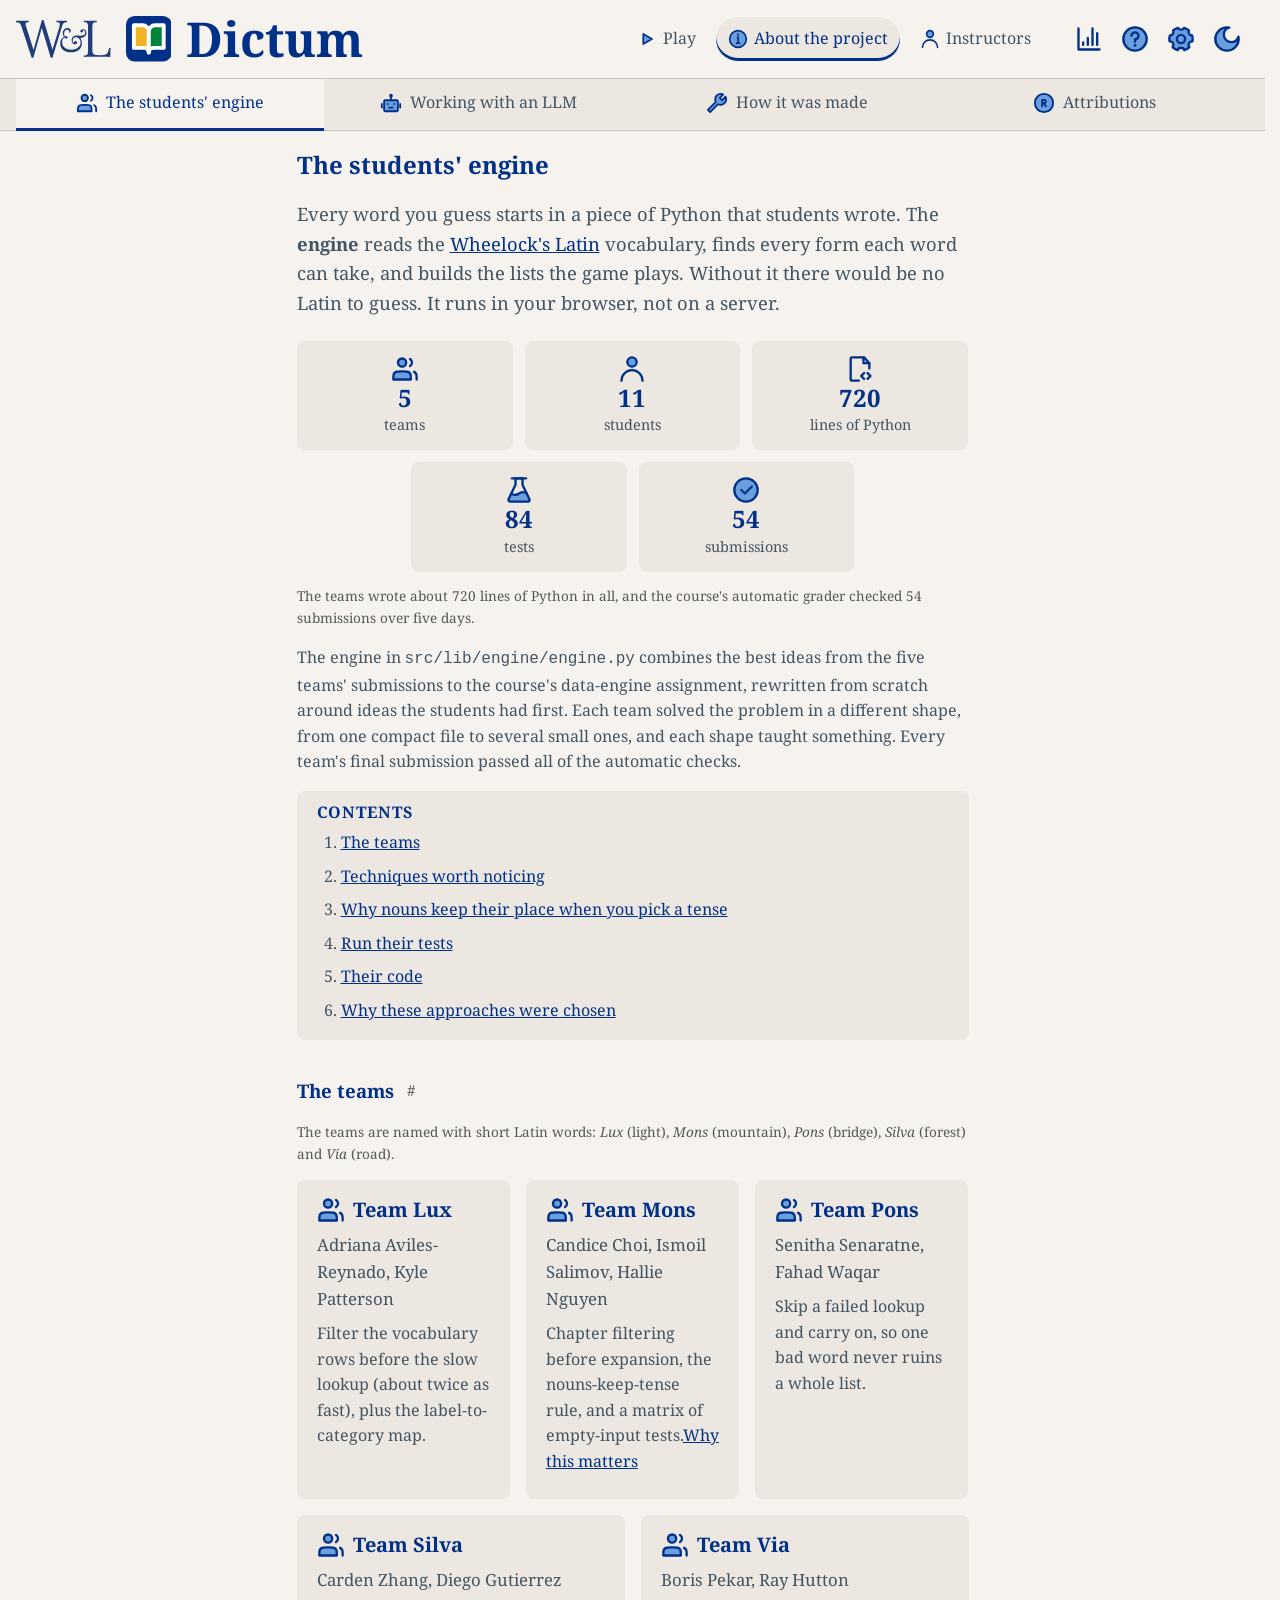
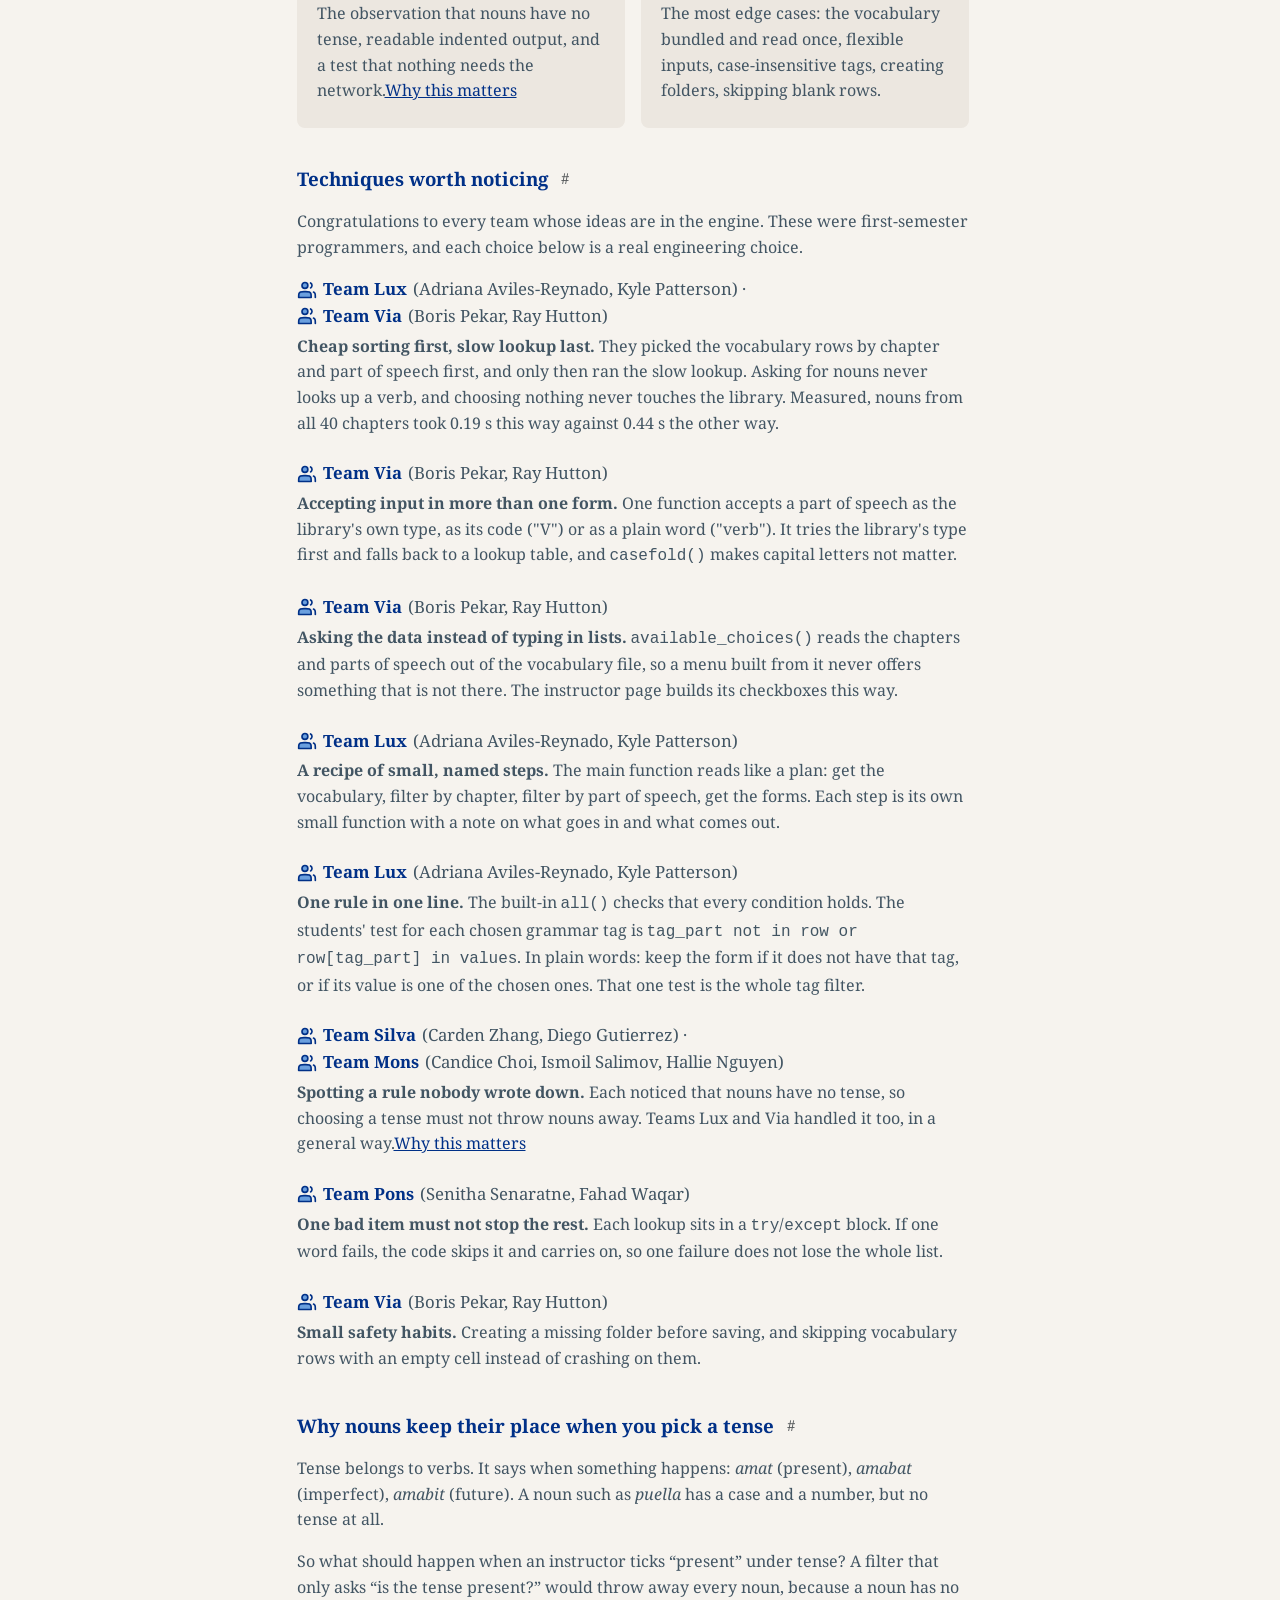
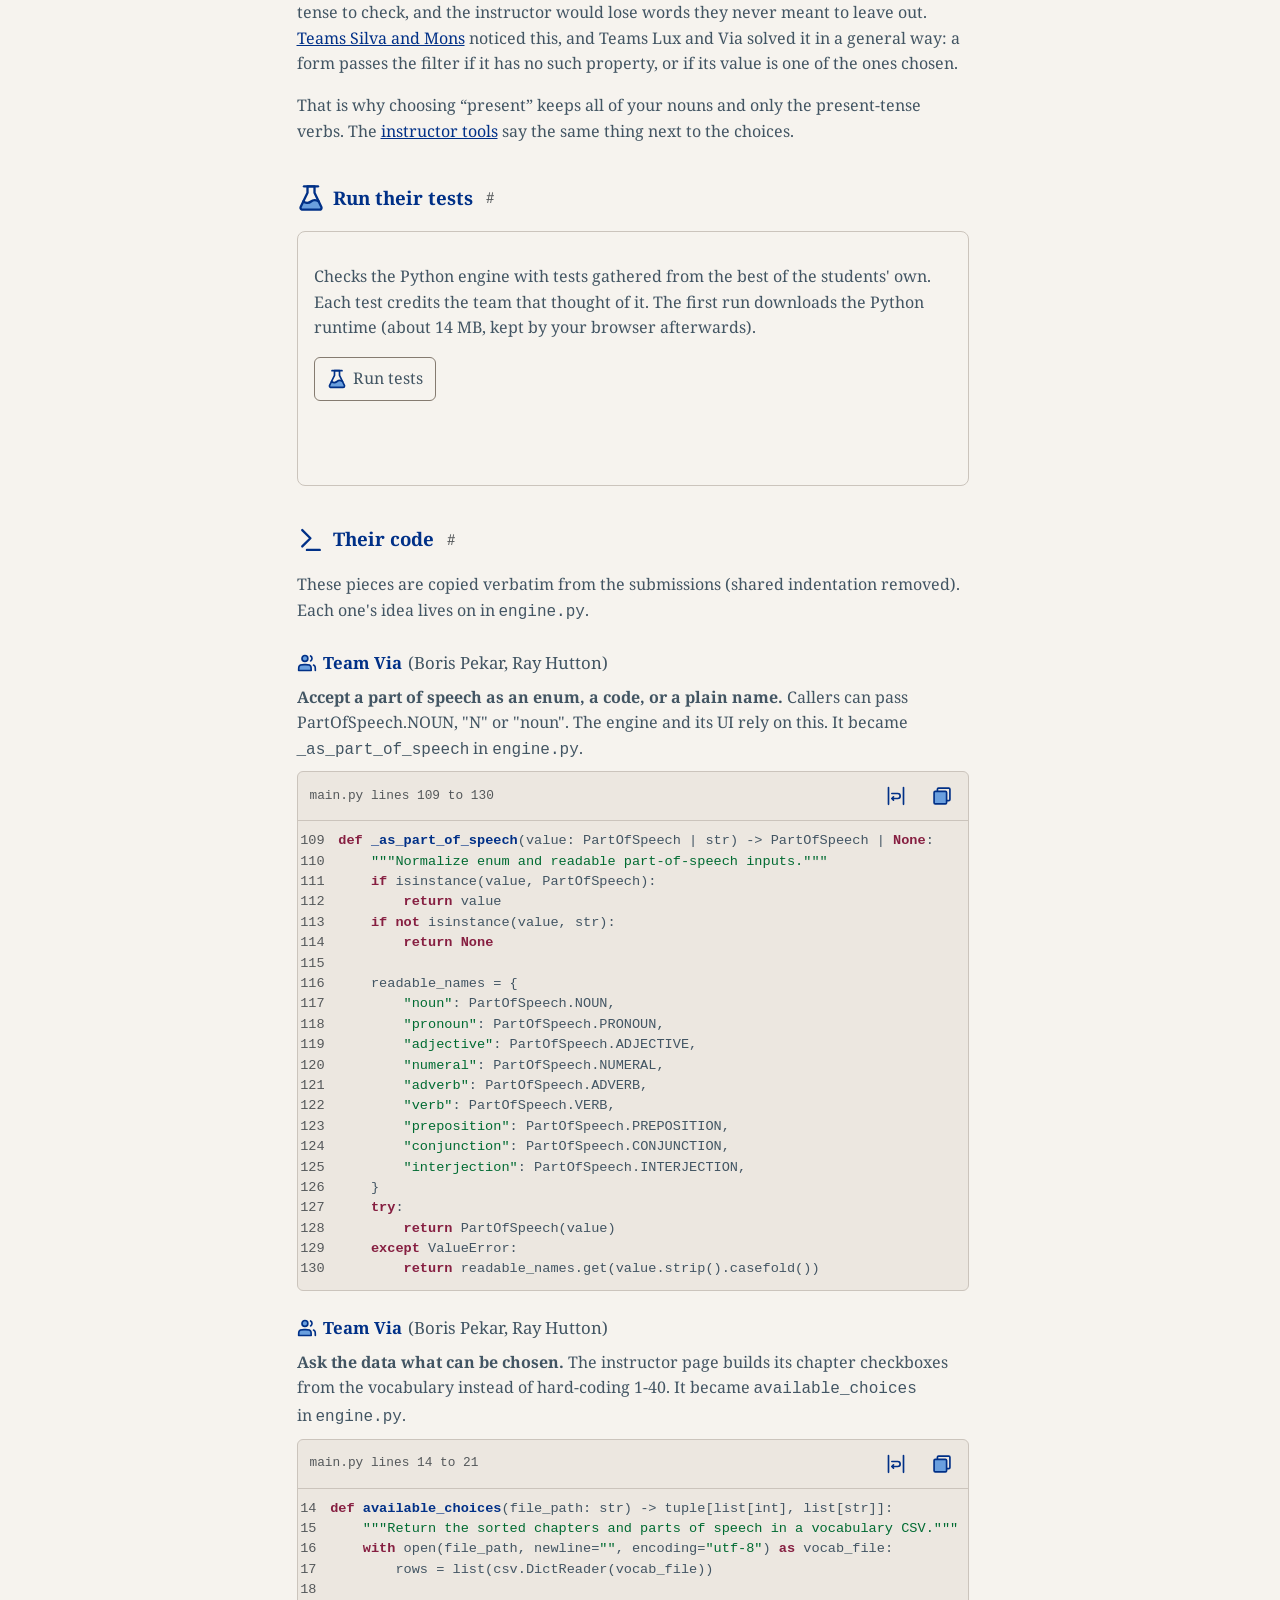
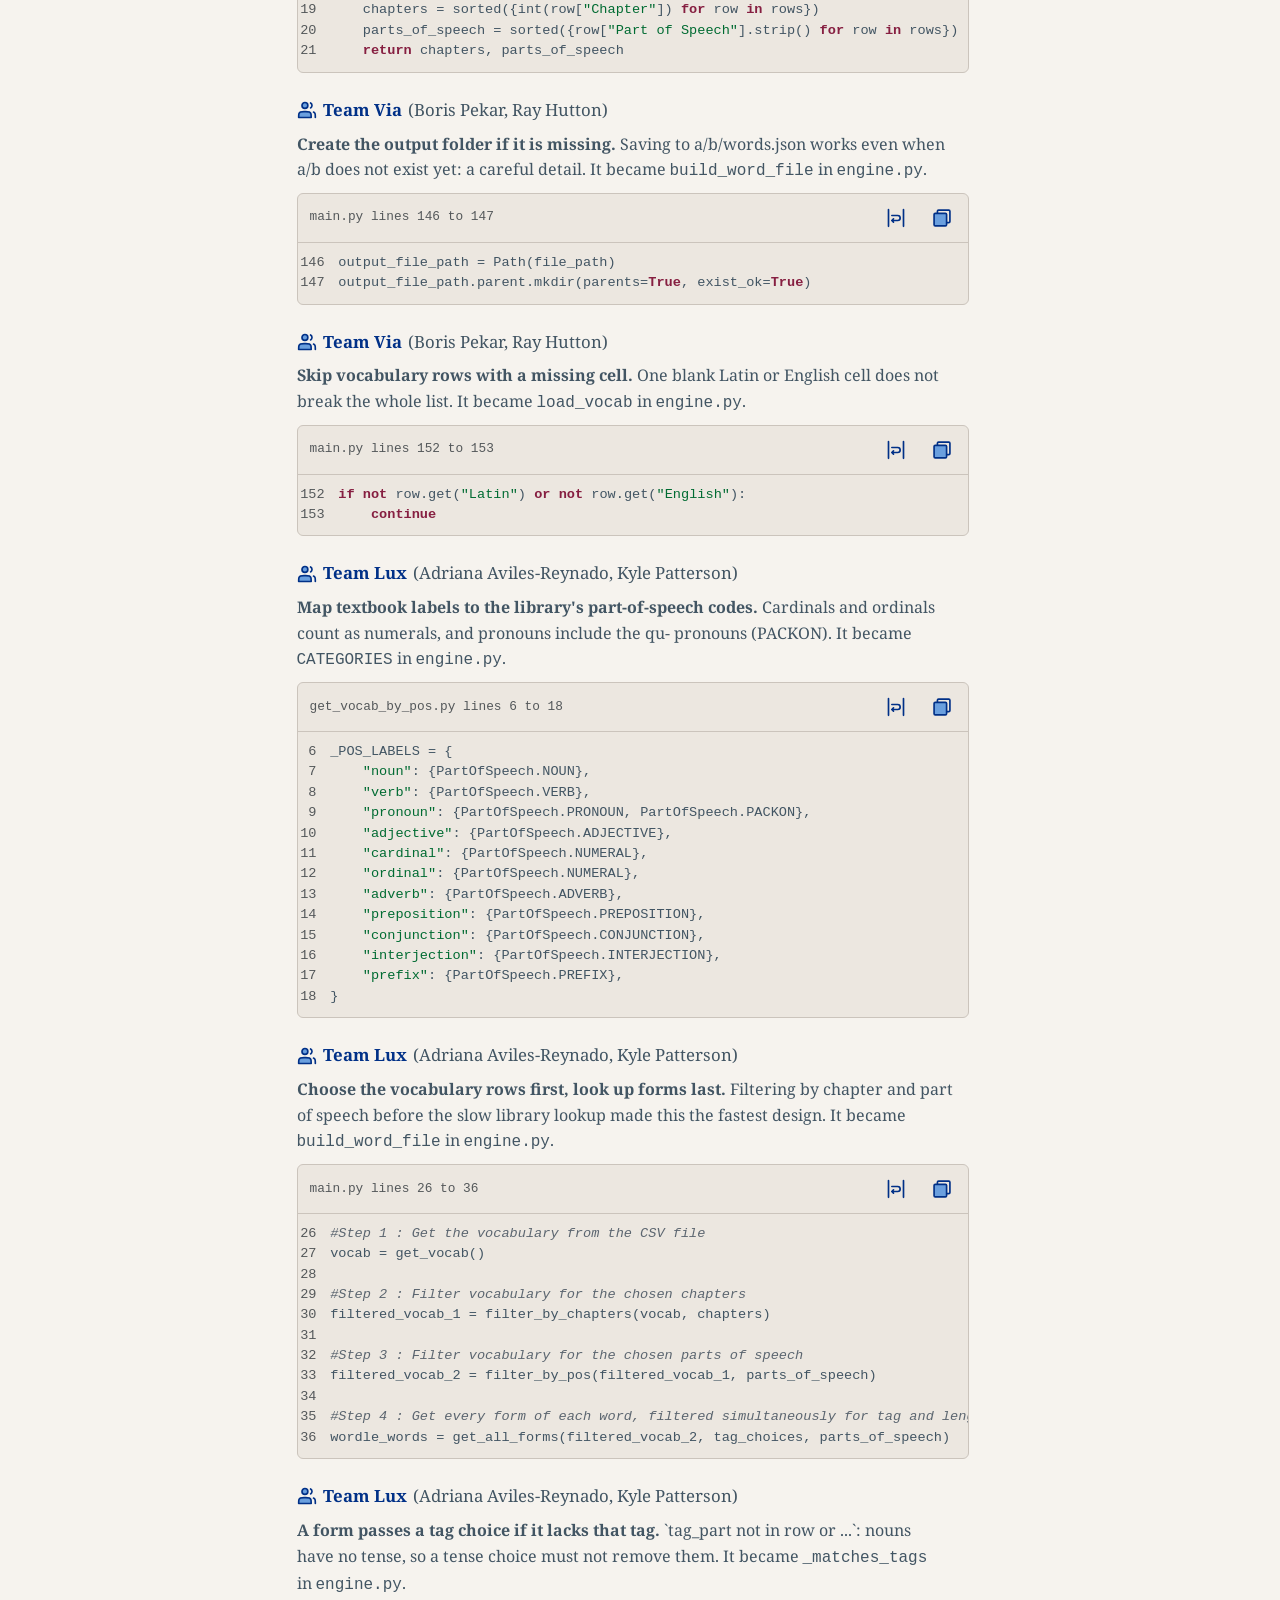
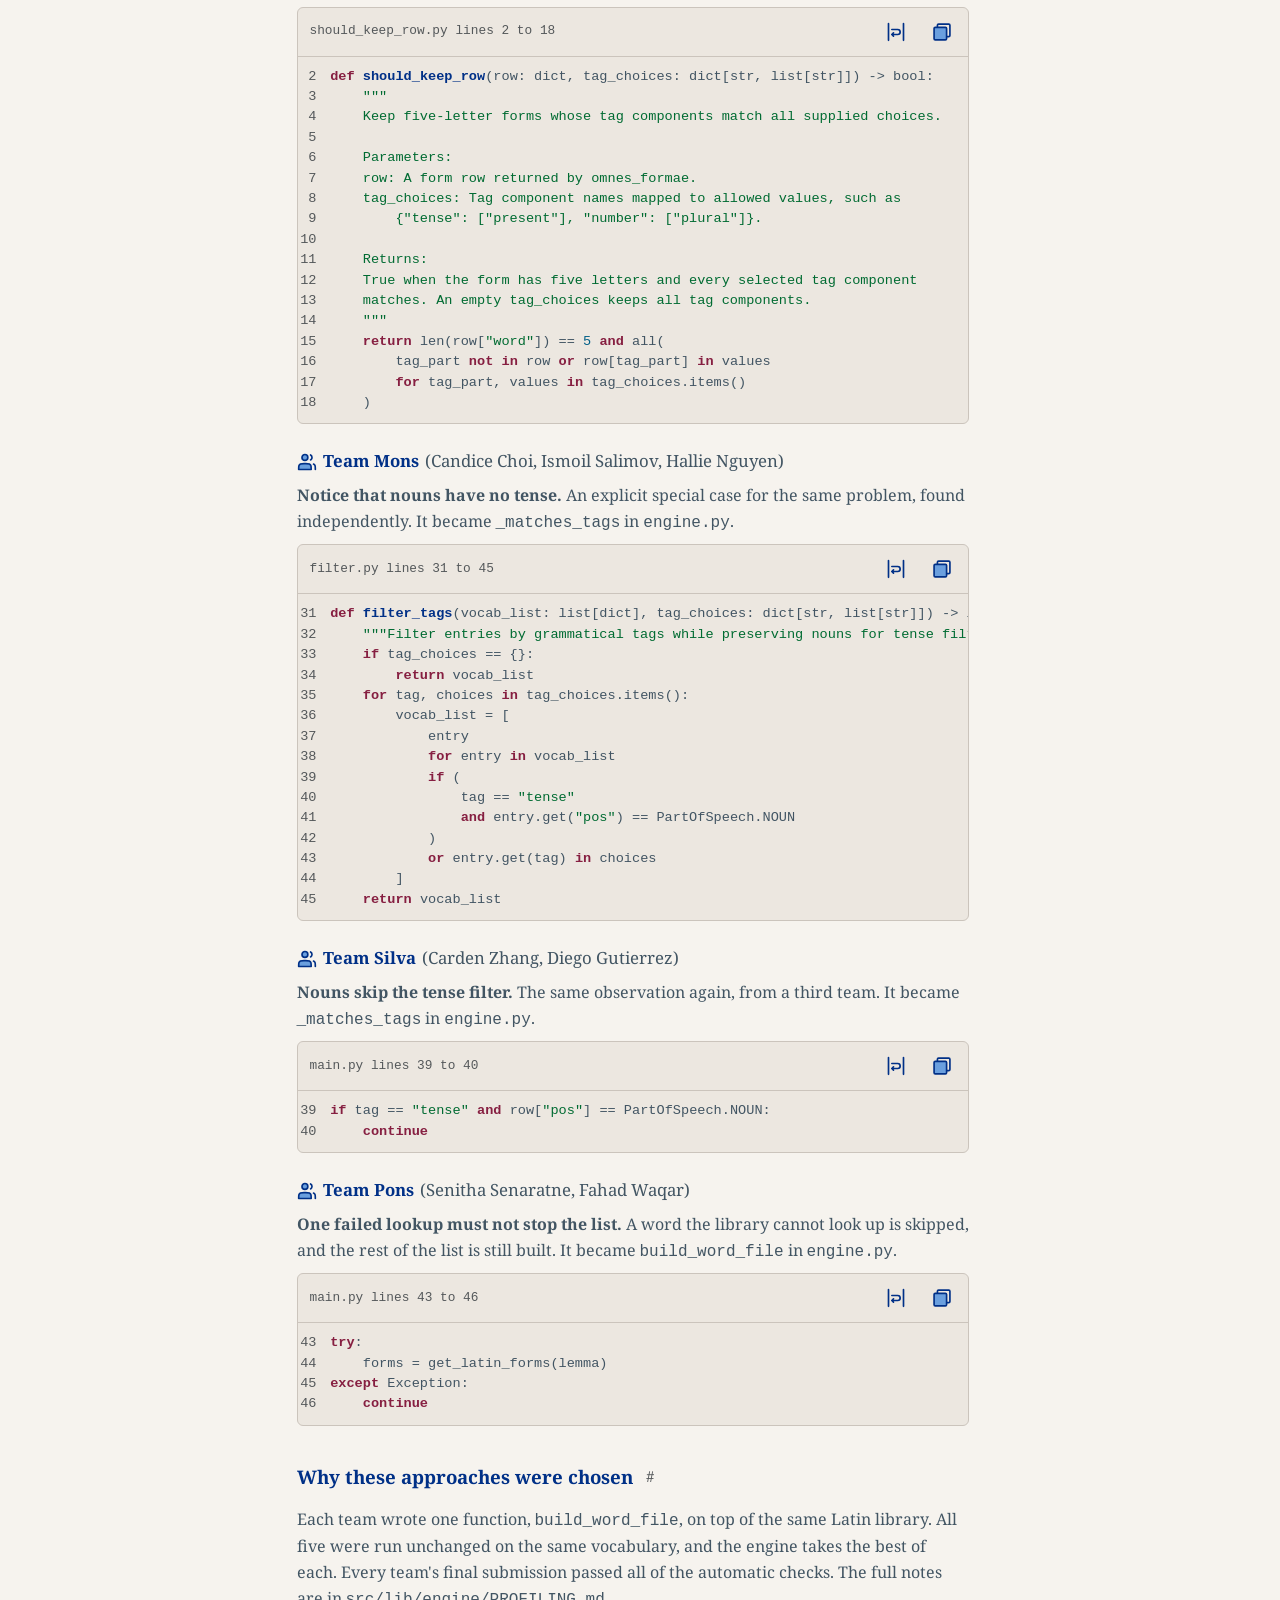
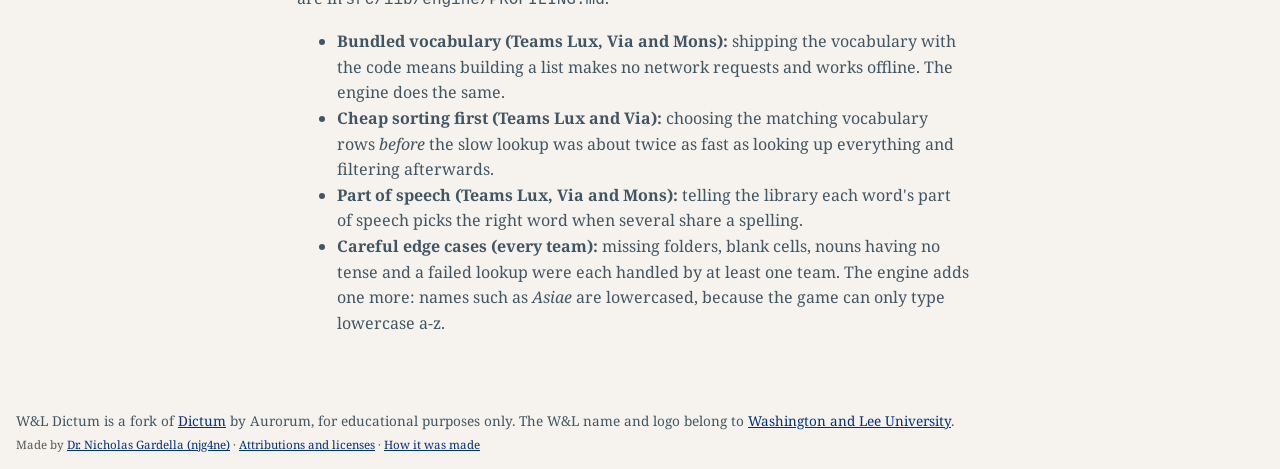
<file: docs/about/engine/index.html>
<!doctype html>
<html lang="en">
	<head>
		<meta charset="utf-8" />
		<meta name="viewport" content="width=device-width, initial-scale=1" />
		<meta name="text-scale" content="scale" />
		<script>
			// Apply a saved light/dark choice before the first paint, so there is no flash of the wrong theme.
			try {
				var theme = localStorage.getItem('dictum:theme');
				if (theme === 'light' || theme === 'dark') document.documentElement.dataset.theme = theme;
			} catch (e) {}
		</script>
		<style>
			/* "Skip to content": the first thing a keyboard user reaches. It is part of this static page, styled right here, so it
			   can never show up unstyled while the site's CSS loads. Off the top of the window until it has focus. */
			.skip { position: absolute; top: 8px; left: 8px; z-index: 100; padding: 10px 16px; border-radius: 6px; background: var(--primary, #003087); color: var(--on-primary, #fff); font: inherit; text-decoration: none; transform: translateY(-300%); }
			.skip:focus { transform: translateY(0); }
		</style>
		<link href="../../_app/immutable/entry/start.BAIl1ZSF.js" rel="modulepreload">
		<link href="../../_app/immutable/entry/payload.DSmR2FwN.js" rel="modulepreload">
		<link href="../../_app/immutable/chunks/CRzLMJPS.js" rel="modulepreload">
		<link href="../../_app/immutable/chunks/DU9POZnR.js" rel="modulepreload">
		<link href="../../_app/immutable/chunks/B2MOn3C6.js" rel="modulepreload">
		<link href="../../_app/immutable/chunks/6klcJOIi.js" rel="modulepreload">
		<link href="../../_app/immutable/chunks/y0gnEyWl.js" rel="modulepreload">
		<link href="../../_app/immutable/chunks/BXsGxY-5.js" rel="modulepreload">
		<link href="../../_app/immutable/chunks/BzLG3Gli.js" rel="modulepreload">
		<link href="../../_app/immutable/entry/app.Dm_1KUYL.js" rel="modulepreload">
		<link href="../../_app/immutable/nodes/0.CfpimJbz.js" rel="modulepreload">
		<link href="../../_app/immutable/chunks/DK3Fl9T5.js" rel="modulepreload">
		<link href="../../_app/immutable/chunks/Oqdn27hV.js" rel="modulepreload">
		<link href="../../_app/immutable/chunks/D_Qlgq_e.js" rel="modulepreload">
		<link href="../../_app/immutable/chunks/DdUt8j2x.js" rel="modulepreload">
		<link href="../../_app/immutable/chunks/DYNtDZul.js" rel="modulepreload">
		<link href="../../_app/immutable/chunks/V7uTxMlV.js" rel="modulepreload">
		<link href="../../_app/immutable/chunks/6G7hxL0S.js" rel="modulepreload">
		<link href="../../_app/immutable/chunks/EArcXjJs.js" rel="modulepreload">
		<link href="../../_app/immutable/chunks/GbpvBKBM.js" rel="modulepreload">
		<link href="../../_app/immutable/nodes/2.By7IHt0u.js" rel="modulepreload">
		<link href="../../_app/immutable/nodes/6.C2mH5ohN.js" rel="modulepreload">
		<link href="../../_app/immutable/chunks/CW1j4b7e.js" rel="modulepreload">
		<link href="../../_app/immutable/chunks/WqgKg6OP.js" rel="modulepreload">
		<!--12qhfyh--><link rel="icon" href="../../assets/favicon-32.png" type="image/png" sizes="32x32"/> <link rel="icon" href="../../assets/favicon.svg" type="image/svg+xml"/> <link rel="apple-touch-icon" href="../../assets/apple-touch-icon.png"/> <meta name="description" content="W&amp;L Dictum: a Latin Wordle that plays any word list given by URL."/><!----><!--12q9p71--><!----><title>The students' engine - W&amp;L Dictum</title>
		<link href="../../_app/immutable/assets/Icon.B8iyfsVF.css" rel="stylesheet">
		<link href="../../_app/immutable/assets/TipButton.CcnZnraa.css" rel="stylesheet">
		<link href="../../_app/immutable/assets/Dialog.DjxXIhDg.css" rel="stylesheet">
		<link href="../../_app/immutable/assets/0.Axe-mN6F.css" rel="stylesheet">
		<link href="../../_app/immutable/assets/Toc.CAl18JtS.css" rel="stylesheet">
		<link href="../../_app/immutable/assets/highlight.Bvhsa-i3.css" rel="stylesheet">
		<link href="../../_app/immutable/assets/6.DZ5mEzJc.css" rel="stylesheet">
	</head>
	<body data-sveltekit-preload-data="hover">
		<a class="skip" href="#main">Skip to content</a>
		<div style="display: contents"><!--[--><!--[--><!--[0--><!--[--><header class="svelte-12qhfyh"><div class="bar svelte-12qhfyh"><h1 class="svelte-12qhfyh"><a href="../../" class="svelte-12qhfyh"><img src="../../assets/WL-logo.svg" alt="W&amp;L" class="svelte-12qhfyh"/><svg viewBox="0 0 32 32" width="0.95em" height="0.95em" aria-hidden="true" focusable="false" class="svelte-1l8nvlt"><rect class="tile svelte-1l8nvlt" width="32" height="32" rx="6"></rect><g class="ink svelte-1l8nvlt" transform="translate(2.8 2.6) scale(0.55)" stroke-linejoin="round" stroke-width="5"><path class="left svelte-1l8nvlt" d="M5 7H16C20.4183 7 24 10.5817 24 15V42C24 38.6863 21.3137 36 18 36H5V7Z"></path><path class="right svelte-1l8nvlt" d="M43 7H32C27.5817 7 24 10.5817 24 15V42C24 38.6863 26.6863 36 30 36H43V7Z"></path></g></svg><!----><span>Dictum</span></a></h1> <nav aria-label="Main" class="svelte-12qhfyh"><ul class="svelte-12qhfyh"><li class="svelte-12qhfyh"><a href="../../"><svg viewBox="0 0 48 48" width="20" height="20" aria-hidden="true" focusable="false" style="fill: var(--icon-ink)" class="svelte-1eqehiz"><!----><path stroke-linejoin="round" stroke-width="4" d="M15 24V11.8756L25.5 17.9378L36 24L25.5 30.0622L15 36.1244V24Z" style="fill:var(--icon-fill);stroke:var(--icon-ink)"/><!----></svg><!---->Play</a></li> <li class="svelte-12qhfyh"><a href="../../about/engine" aria-current="page"><svg viewBox="0 0 48 48" width="20" height="20" aria-hidden="true" focusable="false" style="fill: var(--icon-ink)" class="svelte-1eqehiz"><!----><g fill="none"><path stroke-linejoin="round" stroke-width="4" d="M24 44C29.5228 44 34.5228 41.7614 38.1421 38.1421C41.7614 34.5228 44 29.5228 44 24C44 18.4772 41.7614 13.4772 38.1421 9.85786C34.5228 6.23858 29.5228 4 24 4C18.4772 4 13.4772 6.23858 9.85786 9.85786C6.23858 13.4772 4 18.4772 4 24C4 29.5228 6.23858 34.5228 9.85786 38.1421C13.4772 41.7614 18.4772 44 24 44Z" style="fill:var(--icon-fill);stroke:var(--icon-ink)"/><path fill-rule="evenodd" d="M24 11C25.3807 11 26.5 12.1193 26.5 13.5C26.5 14.8807 25.3807 16 24 16C22.6193 16 21.5 14.8807 21.5 13.5C21.5 12.1193 22.6193 11 24 11Z" clip-rule="evenodd" style="fill:var(--icon-ink)"/><path stroke-linecap="round" stroke-linejoin="round" stroke-width="4" d="M24.5 34V20H23.5H22.5" style="stroke:var(--icon-ink)"/><path stroke-linecap="round" stroke-linejoin="round" stroke-width="4" d="M21 34H28" style="stroke:var(--icon-ink)"/></g><!----></svg><!---->About the project</a></li> <li class="svelte-12qhfyh"><!--$s1--><span class="host  svelte-1na6f91"><a href="../../instructor" aria-label="Instructors" aria-describedby="s1-tip" class="svelte-1na6f91"><svg viewBox="0 0 48 48" width="20" height="20" aria-hidden="true" focusable="false" style="fill: var(--icon-ink)" class="svelte-1eqehiz"><!----><g fill="none" stroke-linecap="round" stroke-linejoin="round" stroke-width="4" style="stroke:var(--icon-ink)"><circle cx="24" cy="12" r="8" style="fill:var(--icon-fill)"/><path d="M42 44C42 34.0589 33.9411 26 24 26C14.0589 26 6 34.0589 6 44"/></g><!----></svg><!---->Instructors<!----></a> <span id="s1-tip" role="tooltip" class="tip bottom svelte-1na6f91" style="--shift: 0px;">For instructors: sign in with GitHub to build custom Latin word lists and share them with students</span></span><!----></li></ul></nav> <div class="tools svelte-1ld6r3r" role="group" aria-label="Tools"><!--$s2--><span class="host  svelte-7a4v2d"><button class="icon-btn svelte-7a4v2d" commandfor="stats" command="show-modal" aria-label="View stats" aria-describedby="s2-tip"><svg viewBox="0 0 48 48" width="28" height="28" aria-hidden="true" focusable="false" style="fill: var(--icon-ink)" class="svelte-1eqehiz"><!----><g fill="none" stroke-linecap="round" stroke-linejoin="round" stroke-width="4" style="stroke:var(--icon-ink)"><path d="M6 6V42H42"/><path d="M14 30V34"/><path d="M22 22V34"/><path d="M30 6V34"/><path d="M38 14V34"/></g><!----></svg><!----></button> <span id="s2-tip" role="tooltip" class="tip bottom svelte-7a4v2d" style="--shift: 0px;">Your statistics</span></span><!----> <!--$s3--><span class="host  svelte-7a4v2d"><button class="icon-btn svelte-7a4v2d" commandfor="help" command="show-modal" aria-label="Help for this page" aria-describedby="s3-tip"><svg viewBox="0 0 48 48" width="28" height="28" aria-hidden="true" focusable="false" style="fill: var(--icon-ink)" class="svelte-1eqehiz"><!----><g fill="none"><path stroke-linejoin="round" stroke-width="4" d="M24 44C29.5228 44 34.5228 41.7614 38.1421 38.1421C41.7614 34.5228 44 29.5228 44 24C44 18.4772 41.7614 13.4772 38.1421 9.85786C34.5228 6.23858 29.5228 4 24 4C18.4772 4 13.4772 6.23858 9.85786 9.85786C6.23858 13.4772 4 18.4772 4 24C4 29.5228 6.23858 34.5228 9.85786 38.1421C13.4772 41.7614 18.4772 44 24 44Z" style="fill:var(--icon-fill);stroke:var(--icon-ink)"/><path stroke-linecap="round" stroke-linejoin="round" stroke-width="4" d="M24 28.6248V24.6248C27.3137 24.6248 30 21.9385 30 18.6248C30 15.3111 27.3137 12.6248 24 12.6248C20.6863 12.6248 18 15.3111 18 18.6248" style="stroke:var(--icon-ink)"/><path fill-rule="evenodd" d="M24 37.6248C25.3807 37.6248 26.5 36.5055 26.5 35.1248C26.5 33.7441 25.3807 32.6248 24 32.6248C22.6193 32.6248 21.5 33.7441 21.5 35.1248C21.5 36.5055 22.6193 37.6248 24 37.6248Z" clip-rule="evenodd" style="fill:var(--icon-ink)"/></g><!----></svg><!----></button> <span id="s3-tip" role="tooltip" class="tip bottom svelte-7a4v2d" style="--shift: 0px;">Using the About pages</span></span><!----> <!--$s4--><span class="host  svelte-7a4v2d"><button class="icon-btn svelte-7a4v2d" commandfor="settings" command="show-modal" aria-label="Settings" aria-describedby="s4-tip"><svg viewBox="0 0 48 48" width="28" height="28" aria-hidden="true" focusable="false" style="fill: var(--icon-ink)" class="svelte-1eqehiz"><!----><g fill="none" stroke-linejoin="round" stroke-width="4"><path d="M18.2838 43.1713C14.9327 42.1736 11.9498 40.3213 9.58787 37.867C10.469 36.8227 11 35.4734 11 34.0001C11 30.6864 8.31371 28.0001 5 28.0001C4.79955 28.0001 4.60139 28.01 4.40599 28.0292C4.13979 26.7277 4 25.3803 4 24.0001C4 21.9095 4.32077 19.8938 4.91579 17.9995C4.94381 17.9999 4.97188 18.0001 5 18.0001C8.31371 18.0001 11 15.3138 11 12.0001C11 11.0488 10.7786 10.1493 10.3846 9.35011C12.6975 7.1995 15.5205 5.59002 18.6521 4.72314C19.6444 6.66819 21.6667 8.00013 24 8.00013C26.3333 8.00013 28.3556 6.66819 29.3479 4.72314C32.4795 5.59002 35.3025 7.1995 37.6154 9.35011C37.2214 10.1493 37 11.0488 37 12.0001C37 15.3138 39.6863 18.0001 43 18.0001C43.0281 18.0001 43.0562 17.9999 43.0842 17.9995C43.6792 19.8938 44 21.9095 44 24.0001C44 25.3803 43.8602 26.7277 43.594 28.0292C43.3986 28.01 43.2005 28.0001 43 28.0001C39.6863 28.0001 37 30.6864 37 34.0001C37 35.4734 37.531 36.8227 38.4121 37.867C36.0502 40.3213 33.0673 42.1736 29.7162 43.1713C28.9428 40.752 26.676 39.0001 24 39.0001C21.324 39.0001 19.0572 40.752 18.2838 43.1713Z" style="fill:var(--icon-fill);stroke:var(--icon-ink)"/><path d="M24 31C27.866 31 31 27.866 31 24C31 20.134 27.866 17 24 17C20.134 17 17 20.134 17 24C17 27.866 20.134 31 24 31Z" style="fill:var(--icon-fill);stroke:var(--icon-ink)"/></g><!----></svg><!----></button> <span id="s4-tip" role="tooltip" class="tip bottom svelte-7a4v2d" style="--shift: 0px;">Settings</span></span><!----> <!--$s5--><span class="host  svelte-7a4v2d"><button class="icon-btn svelte-7a4v2d" role="switch" aria-checked="false" aria-label="Dark mode" aria-describedby="s5-tip"><span class="to-dark svelte-1cmi4dh"><svg viewBox="0 0 48 48" width="28" height="28" aria-hidden="true" focusable="false" style="fill: var(--icon-ink)" class="svelte-1eqehiz"><!----><path stroke-linejoin="round" stroke-width="4" d="M28.0527 4.41085C22.5828 5.83695 18.5455 10.8106 18.5455 16.7273C18.5455 23.7564 24.2436 29.4545 31.2727 29.4545C37.1894 29.4545 42.1631 25.4172 43.5891 19.9473C43.8585 21.256 44 22.6115 44 24C44 35.0457 35.0457 44 24 44C12.9543 44 4 35.0457 4 24C4 12.9543 12.9543 4 24 4C25.3885 4 26.744 4.14149 28.0527 4.41085Z" style="fill:var(--icon-fill);stroke:var(--icon-ink)"/><!----></svg><!----></span> <span class="to-light svelte-1cmi4dh"><svg viewBox="0 0 48 48" width="28" height="28" aria-hidden="true" focusable="false" style="fill: var(--icon-ink)" class="svelte-1eqehiz"><!----><g fill="none"><path stroke-linejoin="round" stroke-width="4" d="M24 37C31.1797 37 37 31.1797 37 24C37 16.8203 31.1797 11 24 11C16.8203 11 11 16.8203 11 24C11 31.1797 16.8203 37 24 37Z" style="fill:var(--icon-fill);stroke:var(--icon-ink)"/><path d="M24 6C25.3807 6 26.5 4.88071 26.5 3.5C26.5 2.11929 25.3807 1 24 1C22.6193 1 21.5 2.11929 21.5 3.5C21.5 4.88071 22.6193 6 24 6Z" style="fill:var(--icon-ink)"/><path d="M38.5 12C39.8807 12 41 10.8807 41 9.5C41 8.11929 39.8807 7 38.5 7C37.1193 7 36 8.11929 36 9.5C36 10.8807 37.1193 12 38.5 12Z" style="fill:var(--icon-ink)"/><path d="M44.5 26.5C45.8807 26.5 47 25.3807 47 24C47 22.6193 45.8807 21.5 44.5 21.5C43.1193 21.5 42 22.6193 42 24C42 25.3807 43.1193 26.5 44.5 26.5Z" style="fill:var(--icon-ink)"/><path d="M38.5 41C39.8807 41 41 39.8807 41 38.5C41 37.1193 39.8807 36 38.5 36C37.1193 36 36 37.1193 36 38.5C36 39.8807 37.1193 41 38.5 41Z" style="fill:var(--icon-ink)"/><path d="M24 47C25.3807 47 26.5 45.8807 26.5 44.5C26.5 43.1193 25.3807 42 24 42C22.6193 42 21.5 43.1193 21.5 44.5C21.5 45.8807 22.6193 47 24 47Z" style="fill:var(--icon-ink)"/><path d="M9.5 41C10.8807 41 12 39.8807 12 38.5C12 37.1193 10.8807 36 9.5 36C8.11929 36 7 37.1193 7 38.5C7 39.8807 8.11929 41 9.5 41Z" style="fill:var(--icon-ink)"/><path d="M3.5 26.5C4.88071 26.5 6 25.3807 6 24C6 22.6193 4.88071 21.5 3.5 21.5C2.11929 21.5 1 22.6193 1 24C1 25.3807 2.11929 26.5 3.5 26.5Z" style="fill:var(--icon-ink)"/><path d="M9.5 12C10.8807 12 12 10.8807 12 9.5C12 8.11929 10.8807 7 9.5 7C8.11929 7 7 8.11929 7 9.5C7 10.8807 8.11929 12 9.5 12Z" style="fill:var(--icon-ink)"/></g><!----></svg><!----></span><!----></button> <span id="s5-tip" role="tooltip" class="tip bottom svelte-7a4v2d" style="--shift: 0px;">Switch to the dark theme</span></span><!----></div> <dialog id="stats" closedby="any" aria-labelledby="stats-title" class="svelte-jby388"><!--$s6--><span class="host close svelte-7a4v2d"><button class="icon-btn svelte-7a4v2d" commandfor="stats" command="close" aria-label="Close" aria-describedby="s6-tip"><svg viewBox="0 0 48 48" width="28" height="28" aria-hidden="true" focusable="false" style="fill: var(--icon-ink)" class="svelte-1eqehiz"><!----><g fill="none" stroke-linecap="round" stroke-linejoin="round" stroke-width="4" style="stroke:var(--icon-ink)"><path d="M8 8L40 40"/><path d="M8 40L40 8"/></g><!----></svg><!----></button> <span id="s6-tip" role="tooltip" class="tip bottom svelte-7a4v2d" style="--shift: 0px;">Close (Esc)</span></span><!----> <h2 id="stats-title" class="svelte-jby388">Statistics</h2> <h3 class="svelte-1tib2rn">Daily word</h3> <dl class="stats svelte-1tib2rn"><div class="svelte-1tib2rn"><dt class="svelte-1tib2rn">Played</dt><dd class="svelte-1tib2rn">0</dd></div> <div class="svelte-1tib2rn"><dt class="svelte-1tib2rn">Correct</dt><dd class="svelte-1tib2rn">0%</dd></div> <div class="svelte-1tib2rn"><dt class="svelte-1tib2rn">Daily streak</dt><dd class="svelte-1tib2rn">0</dd></div></dl> <p class="muted">Rounds won in 1 to 6 guesses, and lost (F):</p> <ol class="bars svelte-1tib2rn"><!--[--><li class="svelte-1tib2rn"><span>1</span><span class="bar svelte-1tib2rn" style="width: 0%;"></span><span>0</span></li><li class="svelte-1tib2rn"><span>2</span><span class="bar svelte-1tib2rn" style="width: 0%;"></span><span>0</span></li><li class="svelte-1tib2rn"><span>3</span><span class="bar svelte-1tib2rn" style="width: 0%;"></span><span>0</span></li><li class="svelte-1tib2rn"><span>4</span><span class="bar svelte-1tib2rn" style="width: 0%;"></span><span>0</span></li><li class="svelte-1tib2rn"><span>5</span><span class="bar svelte-1tib2rn" style="width: 0%;"></span><span>0</span></li><li class="svelte-1tib2rn"><span>6</span><span class="bar svelte-1tib2rn" style="width: 0%;"></span><span>0</span></li><li class="svelte-1tib2rn"><span>F</span><span class="bar svelte-1tib2rn" style="width: 0%;"></span><span>0</span></li><!--]--></ol><!----> <h3 class="svelte-1tib2rn">Streaks</h3> <dl class="stats svelte-1tib2rn"><div class="svelte-1tib2rn"><dt class="svelte-1tib2rn">Played</dt><dd class="svelte-1tib2rn">0</dd></div> <div class="svelte-1tib2rn"><dt class="svelte-1tib2rn">Correct</dt><dd class="svelte-1tib2rn">0%</dd></div> <div class="svelte-1tib2rn"><dt class="svelte-1tib2rn">Highest streak</dt><dd class="svelte-1tib2rn">0</dd></div></dl> <p class="muted">Rounds won in 1 to 6 guesses, and lost (F):</p> <ol class="bars svelte-1tib2rn"><!--[--><li class="svelte-1tib2rn"><span>1</span><span class="bar svelte-1tib2rn" style="width: 0%;"></span><span>0</span></li><li class="svelte-1tib2rn"><span>2</span><span class="bar svelte-1tib2rn" style="width: 0%;"></span><span>0</span></li><li class="svelte-1tib2rn"><span>3</span><span class="bar svelte-1tib2rn" style="width: 0%;"></span><span>0</span></li><li class="svelte-1tib2rn"><span>4</span><span class="bar svelte-1tib2rn" style="width: 0%;"></span><span>0</span></li><li class="svelte-1tib2rn"><span>5</span><span class="bar svelte-1tib2rn" style="width: 0%;"></span><span>0</span></li><li class="svelte-1tib2rn"><span>6</span><span class="bar svelte-1tib2rn" style="width: 0%;"></span><span>0</span></li><li class="svelte-1tib2rn"><span>F</span><span class="bar svelte-1tib2rn" style="width: 0%;"></span><span>0</span></li><!--]--></ol><!----><!----> <div class="row center"><button class="btn" commandfor="reset-stats" command="show-modal"><svg viewBox="0 0 48 48" width="20" height="20" aria-hidden="true" focusable="false" style="fill: var(--icon-ink)" class="svelte-1eqehiz"><!----><g fill="none" stroke-linejoin="round" stroke-width="4"><path d="M9 10V44H39V10H9Z" style="fill:var(--icon-fill);stroke:var(--icon-ink)"/><path stroke-linecap="round" d="M20 20V33" style="stroke:var(--icon-ink)"/><path stroke-linecap="round" d="M28 20V33" style="stroke:var(--icon-ink)"/><path stroke-linecap="round" d="M4 10H44" style="stroke:var(--icon-ink)"/><path d="M16 10L19.289 4H28.7771L32 10H16Z" style="fill:var(--icon-fill);stroke:var(--icon-ink)"/></g><!----></svg><!---->Reset my statistics</button></div><!----></dialog><!----> <dialog id="reset-stats" closedby="any" aria-labelledby="reset-stats-title" class="svelte-jby388"><!--$s7--><span class="host close svelte-7a4v2d"><button class="icon-btn svelte-7a4v2d" commandfor="reset-stats" command="close" aria-label="Close" aria-describedby="s7-tip"><svg viewBox="0 0 48 48" width="28" height="28" aria-hidden="true" focusable="false" style="fill: var(--icon-ink)" class="svelte-1eqehiz"><!----><g fill="none" stroke-linecap="round" stroke-linejoin="round" stroke-width="4" style="stroke:var(--icon-ink)"><path d="M8 8L40 40"/><path d="M8 40L40 8"/></g><!----></svg><!----></button> <span id="s7-tip" role="tooltip" class="tip bottom svelte-7a4v2d" style="--shift: 0px;">Close (Esc)</span></span><!----> <h2 id="reset-stats-title" class="svelte-jby388">Reset your statistics?</h2> <p>This clears your played games, wins and streaks in this browser. It can't be undone. Today's daily word is not affected.</p> <div class="row center"><button class="btn" commandfor="reset-stats" command="close" autofocus="">Keep them</button> <button class="btn danger"><svg viewBox="0 0 48 48" width="20" height="20" aria-hidden="true" focusable="false" style="fill: var(--icon-ink)" class="svelte-1eqehiz"><!----><g fill="none" stroke-linejoin="round" stroke-width="4"><path d="M9 10V44H39V10H9Z" style="fill:var(--icon-fill);stroke:var(--icon-ink)"/><path stroke-linecap="round" d="M20 20V33" style="stroke:var(--icon-ink)"/><path stroke-linecap="round" d="M28 20V33" style="stroke:var(--icon-ink)"/><path stroke-linecap="round" d="M4 10H44" style="stroke:var(--icon-ink)"/><path d="M16 10L19.289 4H28.7771L32 10H16Z" style="fill:var(--icon-fill);stroke:var(--icon-ink)"/></g><!----></svg><!---->Reset</button></div><!----></dialog><!----> <dialog id="help" closedby="any" aria-labelledby="help-title" class="svelte-jby388"><!--$s8--><span class="host close svelte-7a4v2d"><button class="icon-btn svelte-7a4v2d" commandfor="help" command="close" aria-label="Close" aria-describedby="s8-tip"><svg viewBox="0 0 48 48" width="28" height="28" aria-hidden="true" focusable="false" style="fill: var(--icon-ink)" class="svelte-1eqehiz"><!----><g fill="none" stroke-linecap="round" stroke-linejoin="round" stroke-width="4" style="stroke:var(--icon-ink)"><path d="M8 8L40 40"/><path d="M8 40L40 8"/></g><!----></svg><!----></button> <span id="s8-tip" role="tooltip" class="tip bottom svelte-7a4v2d" style="--shift: 0px;">Close (Esc)</span></span><!----> <h2 id="help-title" class="svelte-jby388">Using the About pages</h2> <!--[1--><p>These four tabs tell the story of the project: the students' engine, the work done with an LLM, how it was made, and everyone it builds on.</p> <ul><li>The <strong>Contents</strong> box at the top of a page jumps to its sections. The small <strong>#</strong> beside a heading copies a link to that section.</li> <li>Code boxes have a <strong>Copy</strong> button and a <strong>wrap</strong> button (Alt+Z wraps long lines in every code box at once).</li> <li>On <strong>The students' engine</strong> you can press <strong>Run tests</strong> to run the students' own checks right here in your browser.</li></ul><!--]--><!----></dialog><!----> <dialog id="settings" closedby="any" aria-labelledby="settings-title" class="svelte-jby388"><!--$s9--><span class="host close svelte-7a4v2d"><button class="icon-btn svelte-7a4v2d" commandfor="settings" command="close" aria-label="Close" aria-describedby="s9-tip"><svg viewBox="0 0 48 48" width="28" height="28" aria-hidden="true" focusable="false" style="fill: var(--icon-ink)" class="svelte-1eqehiz"><!----><g fill="none" stroke-linecap="round" stroke-linejoin="round" stroke-width="4" style="stroke:var(--icon-ink)"><path d="M8 8L40 40"/><path d="M8 40L40 8"/></g><!----></svg><!----></button> <span id="s9-tip" role="tooltip" class="tip bottom svelte-7a4v2d" style="--shift: 0px;">Close (Esc)</span></span><!----> <h2 id="settings-title" class="svelte-jby388">Settings</h2> <h3 class="svelte-1ld6r3r">Word list</h3> <!--[-1--><p class="muted">Open the game to see which word list it is using.</p><!--]--> <hr class="svelte-1ld6r3r"/> <label class="switch svelte-1ld6r3r"><input type="checkbox" role="switch" class="svelte-1ld6r3r"/> Developer mode</label> <!--[-1--><!--]--><!----></dialog><!----><!----></div> <!--[0--><nav class="about svelte-ccv6iy" aria-label="About the project"><ul class="svelte-ccv6iy"><!--[--><li class="svelte-ccv6iy"><a href="../../about/engine" aria-current="page" title="Who built the part that makes the game work" class="svelte-ccv6iy"><svg viewBox="0 0 48 48" width="22" height="22" aria-hidden="true" focusable="false" style="fill: var(--icon-ink)" class="svelte-1eqehiz"><!----><g fill="none" stroke-linecap="round" stroke-linejoin="round" stroke-width="4" style="stroke:var(--icon-ink)"><path d="M19 20C22.866 20 26 16.866 26 13C26 9.13401 22.866 6 19 6C15.134 6 12 9.13401 12 13C12 16.866 15.134 20 19 20Z" style="fill:var(--icon-fill)"/><path d="M32.6077 7C34.6405 8.2249 36.0001 10.4537 36.0001 13C36.0001 15.5463 34.6405 17.7751 32.6077 19"/><path d="M4 40.8V42H34V40.8C34 36.3196 34 34.0794 33.1281 32.3681C32.3611 30.8628 31.1372 29.6389 29.6319 28.8719C27.9206 28 25.6804 28 21.2 28H16.8C12.3196 28 10.0794 28 8.36808 28.8719C6.86278 29.6389 5.63893 30.8628 4.87195 32.3681C4 34.0794 4 36.3196 4 40.8Z" style="fill:var(--icon-fill)"/><path d="M43.9999 42.0001V40.8001C43.9999 36.3197 43.9999 34.0795 43.128 32.3682C42.361 30.8629 41.1371 29.6391 39.6318 28.8721"/></g><!----></svg><!----><span>The students' engine</span></a></li><li class="svelte-ccv6iy"><a href="../../about/llm" title="What the LLM did and how it was checked" class="svelte-ccv6iy"><svg viewBox="0 0 48 48" width="22" height="22" aria-hidden="true" focusable="false" style="fill: var(--icon-ink)" class="svelte-1eqehiz"><!----><g fill="none"><rect width="30" height="24" x="9" y="18" stroke-width="4" rx="2" style="fill:var(--icon-fill);stroke:var(--icon-ink)"/><circle cx="17" cy="26" r="2" style="fill:var(--icon-ink)"/><circle cx="31" cy="26" r="2" style="fill:var(--icon-ink)"/><path d="M20 32C18.8954 32 18 32.8954 18 34C18 35.1046 18.8954 36 20 36V32ZM28 36C29.1046 36 30 35.1046 30 34C30 32.8954 29.1046 32 28 32V36ZM20 36H28V32H20V36Z" style="fill:var(--icon-ink)"/><path stroke-linecap="round" stroke-linejoin="round" stroke-width="4" d="M24 10V18" style="stroke:var(--icon-ink)"/><path stroke-linecap="round" stroke-linejoin="round" stroke-width="4" d="M4 26V34" style="stroke:var(--icon-ink)"/><path stroke-linecap="round" stroke-linejoin="round" stroke-width="4" d="M44 26V34" style="stroke:var(--icon-ink)"/><circle cx="24" cy="8" r="2" stroke-width="4" style="stroke:var(--icon-ink)"/></g><!----></svg><!----><span>Working with an LLM</span></a></li><li class="svelte-ccv6iy"><a href="../../about/how-it-was-made" title="The brief and the tools" class="svelte-ccv6iy"><svg viewBox="0 0 48 48" width="22" height="22" aria-hidden="true" focusable="false" style="fill: var(--icon-ink)" class="svelte-1eqehiz"><!----><path stroke-linecap="round" stroke-linejoin="round" stroke-width="4" d="M44 16C44 22.6274 38.6274 28 32 28C29.9733 28 28.0639 27.4975 26.3896 26.6104L9 44L4 39L21.3896 21.6104C20.5025 19.9361 20 18.0267 20 16C20 9.37258 25.3726 4 32 4C34.0267 4 35.9361 4.50245 37.6104 5.38959L30 13L35 18L42.6104 10.3896C43.4975 12.0639 44 13.9733 44 16Z" style="fill:var(--icon-fill);stroke:var(--icon-ink)"/><!----></svg><!----><span>How it was made</span></a></li><li class="svelte-ccv6iy"><a href="../../about/attributions" title="Everyone and everything this builds on" class="svelte-ccv6iy"><svg viewBox="0 0 48 48" width="22" height="22" aria-hidden="true" focusable="false" style="fill: var(--icon-ink)" class="svelte-1eqehiz"><!----><g fill="none"><circle cx="24" cy="24" r="20" stroke-linecap="round" stroke-linejoin="round" stroke-width="4" style="fill:var(--icon-fill);stroke:var(--icon-ink)"/><path d="M24 17H20V24H23H24C27 24 28 22 28 20.5C28 19 27 17 24 17Z" style="fill:var(--icon-fill)"/><path stroke-linecap="round" stroke-linejoin="round" stroke-width="4" d="M20 31V24M20 24L20 17H24C27 17 28 19 28 20.5C28 22 27 24 24 24H23M20 24H23M28 31L23 24" style="stroke:var(--icon-ink)"/></g><!----></svg><!----><span>Attributions</span></a></li><!--]--></ul></nav><!--]--></header> <main id="main" tabindex="-1"><!--[--><!--[0--><!--[--><article class="about-pages"><!--[--><!--[-1--><!--[--><h2>The students' engine</h2> <p class="lead svelte-12q9p71">Every word you guess starts in a piece of Python that students wrote. The <strong>engine</strong> reads the <a href="http://www.wheelockslatin.com/">Wheelock's Latin</a> vocabulary, finds every form each word can take, and builds the lists the game plays. Without it there would be
	no Latin to guess. It runs in your browser, not on a server.</p> <ul class="numbers svelte-12q9p71" aria-label="The students' work in numbers"><li class="svelte-12q9p71"><svg viewBox="0 0 48 48" width="28" height="28" aria-hidden="true" focusable="false" style="fill: var(--icon-ink)" class="svelte-1eqehiz"><!----><g fill="none" stroke-linecap="round" stroke-linejoin="round" stroke-width="4" style="stroke:var(--icon-ink)"><path d="M19 20C22.866 20 26 16.866 26 13C26 9.13401 22.866 6 19 6C15.134 6 12 9.13401 12 13C12 16.866 15.134 20 19 20Z" style="fill:var(--icon-fill)"/><path d="M32.6077 7C34.6405 8.2249 36.0001 10.4537 36.0001 13C36.0001 15.5463 34.6405 17.7751 32.6077 19"/><path d="M4 40.8V42H34V40.8C34 36.3196 34 34.0794 33.1281 32.3681C32.3611 30.8628 31.1372 29.6389 29.6319 28.8719C27.9206 28 25.6804 28 21.2 28H16.8C12.3196 28 10.0794 28 8.36808 28.8719C6.86278 29.6389 5.63893 30.8628 4.87195 32.3681C4 34.0794 4 36.3196 4 40.8Z" style="fill:var(--icon-fill)"/><path d="M43.9999 42.0001V40.8001C43.9999 36.3197 43.9999 34.0795 43.128 32.3682C42.361 30.8629 41.1371 29.6391 39.6318 28.8721"/></g><!----></svg><!----><strong class="svelte-12q9p71">5</strong><span class="svelte-12q9p71">teams</span></li> <li class="svelte-12q9p71"><svg viewBox="0 0 48 48" width="28" height="28" aria-hidden="true" focusable="false" style="fill: var(--icon-ink)" class="svelte-1eqehiz"><!----><g fill="none" stroke-linecap="round" stroke-linejoin="round" stroke-width="4" style="stroke:var(--icon-ink)"><circle cx="24" cy="12" r="8" style="fill:var(--icon-fill)"/><path d="M42 44C42 34.0589 33.9411 26 24 26C14.0589 26 6 34.0589 6 44"/></g><!----></svg><!----><strong class="svelte-12q9p71">11</strong><span class="svelte-12q9p71">students</span></li> <li class="svelte-12q9p71"><svg viewBox="0 0 48 48" width="28" height="28" aria-hidden="true" focusable="false" style="fill: var(--icon-ink)" class="svelte-1eqehiz"><!----><g fill="none" stroke-linecap="round" stroke-linejoin="round" stroke-width="4" style="stroke:var(--icon-ink)"><path d="M40 23V14L31 4H10C8.89543 4 8 4.89543 8 6V42C8 43.1046 8.89543 44 10 44H22"/><path d="M37 31L42 36L37 41"/><path d="M31 31L26 36L31 41"/><path d="M30 4V14H40"/></g><!----></svg><!----><strong class="svelte-12q9p71">720</strong><span class="svelte-12q9p71">lines of Python</span></li> <li class="svelte-12q9p71"><svg viewBox="0 0 48 48" width="28" height="28" aria-hidden="true" focusable="false" style="fill: var(--icon-ink)" class="svelte-1eqehiz"><!----><g fill="none" stroke-width="4" style="stroke:var(--icon-ink)"><path stroke-linecap="round" d="M12 4H36"/><path stroke-linecap="round" stroke-linejoin="round" d="M10.7769 30L18.019 15.0386V4H30.0283V15.0386L37.246 30"/><path stroke-linejoin="round" d="M7.79433 43.673C6.16744 42.8855 5.48698 40.9282 6.27449 39.3013L10.7769 30C10.7769 30 18.0001 35 24.0001 30C30.0001 25 37.2461 30 37.2461 30L41.7352 39.3052C41.9492 39.7488 42.0603 40.2348 42.0603 40.7273C42.0603 42.5347 40.595 44 38.7876 44H9.22025C8.72636 44 8.23888 43.8882 7.79433 43.673Z" style="fill:var(--icon-fill)"/></g><!----></svg><!----><strong class="svelte-12q9p71">84</strong><span class="svelte-12q9p71">tests</span></li> <li class="svelte-12q9p71"><svg viewBox="0 0 48 48" width="28" height="28" aria-hidden="true" focusable="false" style="fill: var(--icon-ink)" class="svelte-1eqehiz"><!----><g fill="none" stroke-linejoin="round" stroke-width="4"><path d="M24 44C29.5228 44 34.5228 41.7614 38.1421 38.1421C41.7614 34.5228 44 29.5228 44 24C44 18.4772 41.7614 13.4772 38.1421 9.85786C34.5228 6.23858 29.5228 4 24 4C18.4772 4 13.4772 6.23858 9.85786 9.85786C6.23858 13.4772 4 18.4772 4 24C4 29.5228 6.23858 34.5228 9.85786 38.1421C13.4772 41.7614 18.4772 44 24 44Z" style="fill:var(--icon-fill);stroke:var(--icon-ink)"/><path stroke-linecap="round" d="M16 24L22 30L34 18" style="stroke:var(--icon-ink)"/></g><!----></svg><!----><strong class="svelte-12q9p71">54</strong><span class="svelte-12q9p71">submissions</span></li></ul> <p class="muted">The teams wrote about 720 lines of Python in all, and the course's automatic grader checked 54 submissions over five days.</p> <p>The engine in <code>src/lib/engine/engine.py</code> combines the best ideas from the five teams' submissions to the course's
	data-engine assignment, rewritten from scratch around ideas the students had first. Each team solved the problem in a
	different shape, from one compact file to several small ones, and each shape taught something. Every team's final
	submission passed all of the automatic checks.</p> <!--$s10--><nav aria-labelledby="s10-title" class="toc svelte-1tt3kii"><h3 id="s10-title" class="svelte-1tt3kii">Contents</h3> <ol><!--[--><li><a href="#teams" class="svelte-1tt3kii">The teams</a> <!--[-1--><!--]--></li><li><a href="#techniques" class="svelte-1tt3kii">Techniques worth noticing</a> <!--[-1--><!--]--></li><li><a href="#nouns-tense" class="svelte-1tt3kii">Why nouns keep their place when you pick a tense</a> <!--[-1--><!--]--></li><li><a href="#tests" class="svelte-1tt3kii">Run their tests</a> <!--[-1--><!--]--></li><li><a href="#code" class="svelte-1tt3kii">Their code</a> <!--[-1--><!--]--></li><li><a href="#compared" class="svelte-1tt3kii">Why these approaches were chosen</a> <!--[-1--><!--]--></li><!--]--></ol><!----></nav><!----> <section aria-labelledby="teams" class="svelte-12q9p71"><!----><h3 id="teams" class="heading svelte-q5a7vm"><!---->The teams<!----> <a class="permalink svelte-q5a7vm" href="#teams" aria-label="Link to this section">#</a><!----></h3><!----><!----> <p class="muted gloss">The teams are named with short Latin words: <em>Lux</em> (light), <em>Mons</em> (mountain), <em>Pons</em> (bridge), <em>Silva</em> (forest) and <em>Via</em> (road).</p> <ul class="teams svelte-12q9p71"><!--[--><li class="svelte-12q9p71"><h4 class="svelte-12q9p71"><svg viewBox="0 0 48 48" width="28" height="28" aria-hidden="true" focusable="false" style="fill: var(--icon-ink)" class="svelte-1eqehiz"><!----><g fill="none" stroke-linecap="round" stroke-linejoin="round" stroke-width="4" style="stroke:var(--icon-ink)"><path d="M19 20C22.866 20 26 16.866 26 13C26 9.13401 22.866 6 19 6C15.134 6 12 9.13401 12 13C12 16.866 15.134 20 19 20Z" style="fill:var(--icon-fill)"/><path d="M32.6077 7C34.6405 8.2249 36.0001 10.4537 36.0001 13C36.0001 15.5463 34.6405 17.7751 32.6077 19"/><path d="M4 40.8V42H34V40.8C34 36.3196 34 34.0794 33.1281 32.3681C32.3611 30.8628 31.1372 29.6389 29.6319 28.8719C27.9206 28 25.6804 28 21.2 28H16.8C12.3196 28 10.0794 28 8.36808 28.8719C6.86278 29.6389 5.63893 30.8628 4.87195 32.3681C4 34.0794 4 36.3196 4 40.8Z" style="fill:var(--icon-fill)"/><path d="M43.9999 42.0001V40.8001C43.9999 36.3197 43.9999 34.0795 43.128 32.3682C42.361 30.8629 41.1371 29.6391 39.6318 28.8721"/></g><!----></svg><!---->Team Lux</h4> <p class="names svelte-12q9p71"><!--[--><!----><!--[-1-->Adriana Aviles-Reynado<!--]--><!---->, <!--[-1-->Kyle Patterson<!--]--><!--]--></p> <p class="svelte-12q9p71">Filter the vocabulary rows before the slow lookup (about twice as fast), plus the label-to-category map.<!--[-1--><!--]--></p></li><li class="svelte-12q9p71"><h4 class="svelte-12q9p71"><svg viewBox="0 0 48 48" width="28" height="28" aria-hidden="true" focusable="false" style="fill: var(--icon-ink)" class="svelte-1eqehiz"><!----><g fill="none" stroke-linecap="round" stroke-linejoin="round" stroke-width="4" style="stroke:var(--icon-ink)"><path d="M19 20C22.866 20 26 16.866 26 13C26 9.13401 22.866 6 19 6C15.134 6 12 9.13401 12 13C12 16.866 15.134 20 19 20Z" style="fill:var(--icon-fill)"/><path d="M32.6077 7C34.6405 8.2249 36.0001 10.4537 36.0001 13C36.0001 15.5463 34.6405 17.7751 32.6077 19"/><path d="M4 40.8V42H34V40.8C34 36.3196 34 34.0794 33.1281 32.3681C32.3611 30.8628 31.1372 29.6389 29.6319 28.8719C27.9206 28 25.6804 28 21.2 28H16.8C12.3196 28 10.0794 28 8.36808 28.8719C6.86278 29.6389 5.63893 30.8628 4.87195 32.3681C4 34.0794 4 36.3196 4 40.8Z" style="fill:var(--icon-fill)"/><path d="M43.9999 42.0001V40.8001C43.9999 36.3197 43.9999 34.0795 43.128 32.3682C42.361 30.8629 41.1371 29.6391 39.6318 28.8721"/></g><!----></svg><!---->Team Mons</h4> <p class="names svelte-12q9p71"><!--[--><!----><!--[-1-->Candice Choi<!--]--><!---->, <!--[-1-->Ismoil Salimov<!--]--><!---->, <!--[-1-->Hallie Nguyen<!--]--><!--]--></p> <p class="svelte-12q9p71">Chapter filtering before expansion, the nouns-keep-tense rule, and a matrix of empty-input tests.<!--[0--><a href="#nouns-tense">Why this matters</a><!--]--></p></li><li class="svelte-12q9p71"><h4 class="svelte-12q9p71"><svg viewBox="0 0 48 48" width="28" height="28" aria-hidden="true" focusable="false" style="fill: var(--icon-ink)" class="svelte-1eqehiz"><!----><g fill="none" stroke-linecap="round" stroke-linejoin="round" stroke-width="4" style="stroke:var(--icon-ink)"><path d="M19 20C22.866 20 26 16.866 26 13C26 9.13401 22.866 6 19 6C15.134 6 12 9.13401 12 13C12 16.866 15.134 20 19 20Z" style="fill:var(--icon-fill)"/><path d="M32.6077 7C34.6405 8.2249 36.0001 10.4537 36.0001 13C36.0001 15.5463 34.6405 17.7751 32.6077 19"/><path d="M4 40.8V42H34V40.8C34 36.3196 34 34.0794 33.1281 32.3681C32.3611 30.8628 31.1372 29.6389 29.6319 28.8719C27.9206 28 25.6804 28 21.2 28H16.8C12.3196 28 10.0794 28 8.36808 28.8719C6.86278 29.6389 5.63893 30.8628 4.87195 32.3681C4 34.0794 4 36.3196 4 40.8Z" style="fill:var(--icon-fill)"/><path d="M43.9999 42.0001V40.8001C43.9999 36.3197 43.9999 34.0795 43.128 32.3682C42.361 30.8629 41.1371 29.6391 39.6318 28.8721"/></g><!----></svg><!---->Team Pons</h4> <p class="names svelte-12q9p71"><!--[--><!----><!--[-1-->Senitha Senaratne<!--]--><!---->, <!--[-1-->Fahad Waqar<!--]--><!--]--></p> <p class="svelte-12q9p71">Skip a failed lookup and carry on, so one bad word never ruins a whole list.<!--[-1--><!--]--></p></li><li class="svelte-12q9p71"><h4 class="svelte-12q9p71"><svg viewBox="0 0 48 48" width="28" height="28" aria-hidden="true" focusable="false" style="fill: var(--icon-ink)" class="svelte-1eqehiz"><!----><g fill="none" stroke-linecap="round" stroke-linejoin="round" stroke-width="4" style="stroke:var(--icon-ink)"><path d="M19 20C22.866 20 26 16.866 26 13C26 9.13401 22.866 6 19 6C15.134 6 12 9.13401 12 13C12 16.866 15.134 20 19 20Z" style="fill:var(--icon-fill)"/><path d="M32.6077 7C34.6405 8.2249 36.0001 10.4537 36.0001 13C36.0001 15.5463 34.6405 17.7751 32.6077 19"/><path d="M4 40.8V42H34V40.8C34 36.3196 34 34.0794 33.1281 32.3681C32.3611 30.8628 31.1372 29.6389 29.6319 28.8719C27.9206 28 25.6804 28 21.2 28H16.8C12.3196 28 10.0794 28 8.36808 28.8719C6.86278 29.6389 5.63893 30.8628 4.87195 32.3681C4 34.0794 4 36.3196 4 40.8Z" style="fill:var(--icon-fill)"/><path d="M43.9999 42.0001V40.8001C43.9999 36.3197 43.9999 34.0795 43.128 32.3682C42.361 30.8629 41.1371 29.6391 39.6318 28.8721"/></g><!----></svg><!---->Team Silva</h4> <p class="names svelte-12q9p71"><!--[--><!----><!--[-1-->Carden Zhang<!--]--><!---->, <!--[-1-->Diego Gutierrez<!--]--><!--]--></p> <p class="svelte-12q9p71">The observation that nouns have no tense, readable indented output, and a test that nothing needs the network.<!--[0--><a href="#nouns-tense">Why this matters</a><!--]--></p></li><li class="svelte-12q9p71"><h4 class="svelte-12q9p71"><svg viewBox="0 0 48 48" width="28" height="28" aria-hidden="true" focusable="false" style="fill: var(--icon-ink)" class="svelte-1eqehiz"><!----><g fill="none" stroke-linecap="round" stroke-linejoin="round" stroke-width="4" style="stroke:var(--icon-ink)"><path d="M19 20C22.866 20 26 16.866 26 13C26 9.13401 22.866 6 19 6C15.134 6 12 9.13401 12 13C12 16.866 15.134 20 19 20Z" style="fill:var(--icon-fill)"/><path d="M32.6077 7C34.6405 8.2249 36.0001 10.4537 36.0001 13C36.0001 15.5463 34.6405 17.7751 32.6077 19"/><path d="M4 40.8V42H34V40.8C34 36.3196 34 34.0794 33.1281 32.3681C32.3611 30.8628 31.1372 29.6389 29.6319 28.8719C27.9206 28 25.6804 28 21.2 28H16.8C12.3196 28 10.0794 28 8.36808 28.8719C6.86278 29.6389 5.63893 30.8628 4.87195 32.3681C4 34.0794 4 36.3196 4 40.8Z" style="fill:var(--icon-fill)"/><path d="M43.9999 42.0001V40.8001C43.9999 36.3197 43.9999 34.0795 43.128 32.3682C42.361 30.8629 41.1371 29.6391 39.6318 28.8721"/></g><!----></svg><!---->Team Via</h4> <p class="names svelte-12q9p71"><!--[--><!----><!--[-1-->Boris Pekar<!--]--><!---->, <!--[-1-->Ray Hutton<!--]--><!--]--></p> <p class="svelte-12q9p71">The most edge cases: the vocabulary bundled and read once, flexible inputs, case-insensitive tags, creating folders, skipping blank rows.<!--[-1--><!--]--></p></li><!--]--></ul></section> <section aria-labelledby="techniques" class="svelte-12q9p71"><!----><h3 id="techniques" class="heading svelte-q5a7vm"><!---->Techniques worth noticing<!----> <a class="permalink svelte-q5a7vm" href="#techniques" aria-label="Link to this section">#</a><!----></h3><!----><!----> <p>Congratulations to every team whose ideas are in the engine. These were first-semester programmers, and each choice below is a
		real engineering choice.</p> <ul class="techniques svelte-12q9p71"><!--[--><li><p class="by svelte-12q9p71"><!--[--><!----><span class="credit svelte-1r1seda"><svg viewBox="0 0 48 48" width="20" height="20" aria-hidden="true" focusable="false" style="fill: var(--icon-ink)" class="svelte-1eqehiz"><!----><g fill="none" stroke-linecap="round" stroke-linejoin="round" stroke-width="4" style="stroke:var(--icon-ink)"><path d="M19 20C22.866 20 26 16.866 26 13C26 9.13401 22.866 6 19 6C15.134 6 12 9.13401 12 13C12 16.866 15.134 20 19 20Z" style="fill:var(--icon-fill)"/><path d="M32.6077 7C34.6405 8.2249 36.0001 10.4537 36.0001 13C36.0001 15.5463 34.6405 17.7751 32.6077 19"/><path d="M4 40.8V42H34V40.8C34 36.3196 34 34.0794 33.1281 32.3681C32.3611 30.8628 31.1372 29.6389 29.6319 28.8719C27.9206 28 25.6804 28 21.2 28H16.8C12.3196 28 10.0794 28 8.36808 28.8719C6.86278 29.6389 5.63893 30.8628 4.87195 32.3681C4 34.0794 4 36.3196 4 40.8Z" style="fill:var(--icon-fill)"/><path d="M43.9999 42.0001V40.8001C43.9999 36.3197 43.9999 34.0795 43.128 32.3682C42.361 30.8629 41.1371 29.6391 39.6318 28.8721"/></g><!----></svg><!----><strong class="svelte-1r1seda">Team Lux</strong> <!--[0--><span class="names">(<!--[--><!----><!--[-1-->Adriana Aviles-Reynado<!--]--><!---->, <!--[-1-->Kyle Patterson<!--]--><!--]-->)</span><!--]--></span><!----> · <span class="credit svelte-1r1seda"><svg viewBox="0 0 48 48" width="20" height="20" aria-hidden="true" focusable="false" style="fill: var(--icon-ink)" class="svelte-1eqehiz"><!----><g fill="none" stroke-linecap="round" stroke-linejoin="round" stroke-width="4" style="stroke:var(--icon-ink)"><path d="M19 20C22.866 20 26 16.866 26 13C26 9.13401 22.866 6 19 6C15.134 6 12 9.13401 12 13C12 16.866 15.134 20 19 20Z" style="fill:var(--icon-fill)"/><path d="M32.6077 7C34.6405 8.2249 36.0001 10.4537 36.0001 13C36.0001 15.5463 34.6405 17.7751 32.6077 19"/><path d="M4 40.8V42H34V40.8C34 36.3196 34 34.0794 33.1281 32.3681C32.3611 30.8628 31.1372 29.6389 29.6319 28.8719C27.9206 28 25.6804 28 21.2 28H16.8C12.3196 28 10.0794 28 8.36808 28.8719C6.86278 29.6389 5.63893 30.8628 4.87195 32.3681C4 34.0794 4 36.3196 4 40.8Z" style="fill:var(--icon-fill)"/><path d="M43.9999 42.0001V40.8001C43.9999 36.3197 43.9999 34.0795 43.128 32.3682C42.361 30.8629 41.1371 29.6391 39.6318 28.8721"/></g><!----></svg><!----><strong class="svelte-1r1seda">Team Via</strong> <!--[0--><span class="names">(<!--[--><!----><!--[-1-->Boris Pekar<!--]--><!---->, <!--[-1-->Ray Hutton<!--]--><!--]-->)</span><!--]--></span><!--]--><!----></p> <p class="svelte-12q9p71"><strong>Cheap sorting first, slow lookup last.</strong> <!---->They picked the vocabulary rows by chapter and part of speech first, and only then ran the slow lookup. Asking for nouns never looks up a verb, and choosing nothing never touches the library. Measured, nouns from all 40 chapters took 0.19 s this way against 0.44 s the other way.<!----><!--[-1--><!--]--></p></li><li><p class="by svelte-12q9p71"><!--[--><!----><span class="credit svelte-1r1seda"><svg viewBox="0 0 48 48" width="20" height="20" aria-hidden="true" focusable="false" style="fill: var(--icon-ink)" class="svelte-1eqehiz"><!----><g fill="none" stroke-linecap="round" stroke-linejoin="round" stroke-width="4" style="stroke:var(--icon-ink)"><path d="M19 20C22.866 20 26 16.866 26 13C26 9.13401 22.866 6 19 6C15.134 6 12 9.13401 12 13C12 16.866 15.134 20 19 20Z" style="fill:var(--icon-fill)"/><path d="M32.6077 7C34.6405 8.2249 36.0001 10.4537 36.0001 13C36.0001 15.5463 34.6405 17.7751 32.6077 19"/><path d="M4 40.8V42H34V40.8C34 36.3196 34 34.0794 33.1281 32.3681C32.3611 30.8628 31.1372 29.6389 29.6319 28.8719C27.9206 28 25.6804 28 21.2 28H16.8C12.3196 28 10.0794 28 8.36808 28.8719C6.86278 29.6389 5.63893 30.8628 4.87195 32.3681C4 34.0794 4 36.3196 4 40.8Z" style="fill:var(--icon-fill)"/><path d="M43.9999 42.0001V40.8001C43.9999 36.3197 43.9999 34.0795 43.128 32.3682C42.361 30.8629 41.1371 29.6391 39.6318 28.8721"/></g><!----></svg><!----><strong class="svelte-1r1seda">Team Via</strong> <!--[0--><span class="names">(<!--[--><!----><!--[-1-->Boris Pekar<!--]--><!---->, <!--[-1-->Ray Hutton<!--]--><!--]-->)</span><!--]--></span><!--]--><!----></p> <p class="svelte-12q9p71"><strong>Accepting input in more than one form.</strong> <!---->One function accepts a part of speech as the library's own type, as its code ("V") or as a plain word ("verb"). It tries the library's type first and falls back to a lookup table, and <code>casefold()</code> makes capital letters not matter.<!----><!--[-1--><!--]--></p></li><li><p class="by svelte-12q9p71"><!--[--><!----><span class="credit svelte-1r1seda"><svg viewBox="0 0 48 48" width="20" height="20" aria-hidden="true" focusable="false" style="fill: var(--icon-ink)" class="svelte-1eqehiz"><!----><g fill="none" stroke-linecap="round" stroke-linejoin="round" stroke-width="4" style="stroke:var(--icon-ink)"><path d="M19 20C22.866 20 26 16.866 26 13C26 9.13401 22.866 6 19 6C15.134 6 12 9.13401 12 13C12 16.866 15.134 20 19 20Z" style="fill:var(--icon-fill)"/><path d="M32.6077 7C34.6405 8.2249 36.0001 10.4537 36.0001 13C36.0001 15.5463 34.6405 17.7751 32.6077 19"/><path d="M4 40.8V42H34V40.8C34 36.3196 34 34.0794 33.1281 32.3681C32.3611 30.8628 31.1372 29.6389 29.6319 28.8719C27.9206 28 25.6804 28 21.2 28H16.8C12.3196 28 10.0794 28 8.36808 28.8719C6.86278 29.6389 5.63893 30.8628 4.87195 32.3681C4 34.0794 4 36.3196 4 40.8Z" style="fill:var(--icon-fill)"/><path d="M43.9999 42.0001V40.8001C43.9999 36.3197 43.9999 34.0795 43.128 32.3682C42.361 30.8629 41.1371 29.6391 39.6318 28.8721"/></g><!----></svg><!----><strong class="svelte-1r1seda">Team Via</strong> <!--[0--><span class="names">(<!--[--><!----><!--[-1-->Boris Pekar<!--]--><!---->, <!--[-1-->Ray Hutton<!--]--><!--]-->)</span><!--]--></span><!--]--><!----></p> <p class="svelte-12q9p71"><strong>Asking the data instead of typing in lists.</strong> <!----><code>available_choices()</code> reads the chapters and parts of speech out of the vocabulary file, so a menu built from it never offers something that is not there. The instructor page builds its checkboxes this way.<!----><!--[-1--><!--]--></p></li><li><p class="by svelte-12q9p71"><!--[--><!----><span class="credit svelte-1r1seda"><svg viewBox="0 0 48 48" width="20" height="20" aria-hidden="true" focusable="false" style="fill: var(--icon-ink)" class="svelte-1eqehiz"><!----><g fill="none" stroke-linecap="round" stroke-linejoin="round" stroke-width="4" style="stroke:var(--icon-ink)"><path d="M19 20C22.866 20 26 16.866 26 13C26 9.13401 22.866 6 19 6C15.134 6 12 9.13401 12 13C12 16.866 15.134 20 19 20Z" style="fill:var(--icon-fill)"/><path d="M32.6077 7C34.6405 8.2249 36.0001 10.4537 36.0001 13C36.0001 15.5463 34.6405 17.7751 32.6077 19"/><path d="M4 40.8V42H34V40.8C34 36.3196 34 34.0794 33.1281 32.3681C32.3611 30.8628 31.1372 29.6389 29.6319 28.8719C27.9206 28 25.6804 28 21.2 28H16.8C12.3196 28 10.0794 28 8.36808 28.8719C6.86278 29.6389 5.63893 30.8628 4.87195 32.3681C4 34.0794 4 36.3196 4 40.8Z" style="fill:var(--icon-fill)"/><path d="M43.9999 42.0001V40.8001C43.9999 36.3197 43.9999 34.0795 43.128 32.3682C42.361 30.8629 41.1371 29.6391 39.6318 28.8721"/></g><!----></svg><!----><strong class="svelte-1r1seda">Team Lux</strong> <!--[0--><span class="names">(<!--[--><!----><!--[-1-->Adriana Aviles-Reynado<!--]--><!---->, <!--[-1-->Kyle Patterson<!--]--><!--]-->)</span><!--]--></span><!--]--><!----></p> <p class="svelte-12q9p71"><strong>A recipe of small, named steps.</strong> <!---->The main function reads like a plan: get the vocabulary, filter by chapter, filter by part of speech, get the forms. Each step is its own small function with a note on what goes in and what comes out.<!----><!--[-1--><!--]--></p></li><li><p class="by svelte-12q9p71"><!--[--><!----><span class="credit svelte-1r1seda"><svg viewBox="0 0 48 48" width="20" height="20" aria-hidden="true" focusable="false" style="fill: var(--icon-ink)" class="svelte-1eqehiz"><!----><g fill="none" stroke-linecap="round" stroke-linejoin="round" stroke-width="4" style="stroke:var(--icon-ink)"><path d="M19 20C22.866 20 26 16.866 26 13C26 9.13401 22.866 6 19 6C15.134 6 12 9.13401 12 13C12 16.866 15.134 20 19 20Z" style="fill:var(--icon-fill)"/><path d="M32.6077 7C34.6405 8.2249 36.0001 10.4537 36.0001 13C36.0001 15.5463 34.6405 17.7751 32.6077 19"/><path d="M4 40.8V42H34V40.8C34 36.3196 34 34.0794 33.1281 32.3681C32.3611 30.8628 31.1372 29.6389 29.6319 28.8719C27.9206 28 25.6804 28 21.2 28H16.8C12.3196 28 10.0794 28 8.36808 28.8719C6.86278 29.6389 5.63893 30.8628 4.87195 32.3681C4 34.0794 4 36.3196 4 40.8Z" style="fill:var(--icon-fill)"/><path d="M43.9999 42.0001V40.8001C43.9999 36.3197 43.9999 34.0795 43.128 32.3682C42.361 30.8629 41.1371 29.6391 39.6318 28.8721"/></g><!----></svg><!----><strong class="svelte-1r1seda">Team Lux</strong> <!--[0--><span class="names">(<!--[--><!----><!--[-1-->Adriana Aviles-Reynado<!--]--><!---->, <!--[-1-->Kyle Patterson<!--]--><!--]-->)</span><!--]--></span><!--]--><!----></p> <p class="svelte-12q9p71"><strong>One rule in one line.</strong> <!---->The built-in <code>all()</code> checks that every condition holds. The students' test for each chosen grammar tag is <code>tag_part not in row or row[tag_part] in values</code>. In plain words: keep the form if it does not have that tag, or if its value is one of the chosen ones. That one test is the whole tag filter.<!----><!--[-1--><!--]--></p></li><li><p class="by svelte-12q9p71"><!--[--><!----><span class="credit svelte-1r1seda"><svg viewBox="0 0 48 48" width="20" height="20" aria-hidden="true" focusable="false" style="fill: var(--icon-ink)" class="svelte-1eqehiz"><!----><g fill="none" stroke-linecap="round" stroke-linejoin="round" stroke-width="4" style="stroke:var(--icon-ink)"><path d="M19 20C22.866 20 26 16.866 26 13C26 9.13401 22.866 6 19 6C15.134 6 12 9.13401 12 13C12 16.866 15.134 20 19 20Z" style="fill:var(--icon-fill)"/><path d="M32.6077 7C34.6405 8.2249 36.0001 10.4537 36.0001 13C36.0001 15.5463 34.6405 17.7751 32.6077 19"/><path d="M4 40.8V42H34V40.8C34 36.3196 34 34.0794 33.1281 32.3681C32.3611 30.8628 31.1372 29.6389 29.6319 28.8719C27.9206 28 25.6804 28 21.2 28H16.8C12.3196 28 10.0794 28 8.36808 28.8719C6.86278 29.6389 5.63893 30.8628 4.87195 32.3681C4 34.0794 4 36.3196 4 40.8Z" style="fill:var(--icon-fill)"/><path d="M43.9999 42.0001V40.8001C43.9999 36.3197 43.9999 34.0795 43.128 32.3682C42.361 30.8629 41.1371 29.6391 39.6318 28.8721"/></g><!----></svg><!----><strong class="svelte-1r1seda">Team Silva</strong> <!--[0--><span class="names">(<!--[--><!----><!--[-1-->Carden Zhang<!--]--><!---->, <!--[-1-->Diego Gutierrez<!--]--><!--]-->)</span><!--]--></span><!----> · <span class="credit svelte-1r1seda"><svg viewBox="0 0 48 48" width="20" height="20" aria-hidden="true" focusable="false" style="fill: var(--icon-ink)" class="svelte-1eqehiz"><!----><g fill="none" stroke-linecap="round" stroke-linejoin="round" stroke-width="4" style="stroke:var(--icon-ink)"><path d="M19 20C22.866 20 26 16.866 26 13C26 9.13401 22.866 6 19 6C15.134 6 12 9.13401 12 13C12 16.866 15.134 20 19 20Z" style="fill:var(--icon-fill)"/><path d="M32.6077 7C34.6405 8.2249 36.0001 10.4537 36.0001 13C36.0001 15.5463 34.6405 17.7751 32.6077 19"/><path d="M4 40.8V42H34V40.8C34 36.3196 34 34.0794 33.1281 32.3681C32.3611 30.8628 31.1372 29.6389 29.6319 28.8719C27.9206 28 25.6804 28 21.2 28H16.8C12.3196 28 10.0794 28 8.36808 28.8719C6.86278 29.6389 5.63893 30.8628 4.87195 32.3681C4 34.0794 4 36.3196 4 40.8Z" style="fill:var(--icon-fill)"/><path d="M43.9999 42.0001V40.8001C43.9999 36.3197 43.9999 34.0795 43.128 32.3682C42.361 30.8629 41.1371 29.6391 39.6318 28.8721"/></g><!----></svg><!----><strong class="svelte-1r1seda">Team Mons</strong> <!--[0--><span class="names">(<!--[--><!----><!--[-1-->Candice Choi<!--]--><!---->, <!--[-1-->Ismoil Salimov<!--]--><!---->, <!--[-1-->Hallie Nguyen<!--]--><!--]-->)</span><!--]--></span><!--]--><!----></p> <p class="svelte-12q9p71"><strong>Spotting a rule nobody wrote down.</strong> <!---->Each noticed that nouns have no tense, so choosing a tense must not throw nouns away. Teams Lux and Via handled it too, in a general way.<!----><!--[0--><a href="#nouns-tense">Why this matters</a><!--]--></p></li><li><p class="by svelte-12q9p71"><!--[--><!----><span class="credit svelte-1r1seda"><svg viewBox="0 0 48 48" width="20" height="20" aria-hidden="true" focusable="false" style="fill: var(--icon-ink)" class="svelte-1eqehiz"><!----><g fill="none" stroke-linecap="round" stroke-linejoin="round" stroke-width="4" style="stroke:var(--icon-ink)"><path d="M19 20C22.866 20 26 16.866 26 13C26 9.13401 22.866 6 19 6C15.134 6 12 9.13401 12 13C12 16.866 15.134 20 19 20Z" style="fill:var(--icon-fill)"/><path d="M32.6077 7C34.6405 8.2249 36.0001 10.4537 36.0001 13C36.0001 15.5463 34.6405 17.7751 32.6077 19"/><path d="M4 40.8V42H34V40.8C34 36.3196 34 34.0794 33.1281 32.3681C32.3611 30.8628 31.1372 29.6389 29.6319 28.8719C27.9206 28 25.6804 28 21.2 28H16.8C12.3196 28 10.0794 28 8.36808 28.8719C6.86278 29.6389 5.63893 30.8628 4.87195 32.3681C4 34.0794 4 36.3196 4 40.8Z" style="fill:var(--icon-fill)"/><path d="M43.9999 42.0001V40.8001C43.9999 36.3197 43.9999 34.0795 43.128 32.3682C42.361 30.8629 41.1371 29.6391 39.6318 28.8721"/></g><!----></svg><!----><strong class="svelte-1r1seda">Team Pons</strong> <!--[0--><span class="names">(<!--[--><!----><!--[-1-->Senitha Senaratne<!--]--><!---->, <!--[-1-->Fahad Waqar<!--]--><!--]-->)</span><!--]--></span><!--]--><!----></p> <p class="svelte-12q9p71"><strong>One bad item must not stop the rest.</strong> <!---->Each lookup sits in a <code>try</code>/<code>except</code> block. If one word fails, the code skips it and carries on, so one failure does not lose the whole list.<!----><!--[-1--><!--]--></p></li><li><p class="by svelte-12q9p71"><!--[--><!----><span class="credit svelte-1r1seda"><svg viewBox="0 0 48 48" width="20" height="20" aria-hidden="true" focusable="false" style="fill: var(--icon-ink)" class="svelte-1eqehiz"><!----><g fill="none" stroke-linecap="round" stroke-linejoin="round" stroke-width="4" style="stroke:var(--icon-ink)"><path d="M19 20C22.866 20 26 16.866 26 13C26 9.13401 22.866 6 19 6C15.134 6 12 9.13401 12 13C12 16.866 15.134 20 19 20Z" style="fill:var(--icon-fill)"/><path d="M32.6077 7C34.6405 8.2249 36.0001 10.4537 36.0001 13C36.0001 15.5463 34.6405 17.7751 32.6077 19"/><path d="M4 40.8V42H34V40.8C34 36.3196 34 34.0794 33.1281 32.3681C32.3611 30.8628 31.1372 29.6389 29.6319 28.8719C27.9206 28 25.6804 28 21.2 28H16.8C12.3196 28 10.0794 28 8.36808 28.8719C6.86278 29.6389 5.63893 30.8628 4.87195 32.3681C4 34.0794 4 36.3196 4 40.8Z" style="fill:var(--icon-fill)"/><path d="M43.9999 42.0001V40.8001C43.9999 36.3197 43.9999 34.0795 43.128 32.3682C42.361 30.8629 41.1371 29.6391 39.6318 28.8721"/></g><!----></svg><!----><strong class="svelte-1r1seda">Team Via</strong> <!--[0--><span class="names">(<!--[--><!----><!--[-1-->Boris Pekar<!--]--><!---->, <!--[-1-->Ray Hutton<!--]--><!--]-->)</span><!--]--></span><!--]--><!----></p> <p class="svelte-12q9p71"><strong>Small safety habits.</strong> <!---->Creating a missing folder before saving, and skipping vocabulary rows with an empty cell instead of crashing on them.<!----><!--[-1--><!--]--></p></li><!--]--></ul></section> <section aria-labelledby="nouns-tense" class="svelte-12q9p71"><!----><h3 id="nouns-tense" class="heading svelte-q5a7vm"><!---->Why nouns keep their place when you pick a tense<!----> <a class="permalink svelte-q5a7vm" href="#nouns-tense" aria-label="Link to this section">#</a><!----></h3><!----><!----> <p>Tense belongs to verbs. It says when something happens: <em>amat</em> (present), <em>amabat</em> (imperfect), <em>amabit</em> (future).
		A noun such as <em>puella</em> has a case and a number, but no tense at all.</p> <p>So what should happen when an instructor ticks “present” under tense? A filter that only asks “is the tense present?” would throw away
		every noun, because a noun has no tense to check, and the instructor would lose words they never meant to leave out. <a href="#teams">Teams Silva and Mons</a> noticed this, and Teams Lux and Via solved it in a general way: a form passes the filter if it has
		no such property, or if its value is one of the ones chosen.</p> <p>That is why choosing “present” keeps all of your nouns and only the present-tense verbs. The <a href="../../instructor">instructor tools</a> say
		the same thing next to the choices.</p></section> <!--[0--><section aria-labelledby="tests" class="svelte-12q9p71"><!----><h3 id="tests" class="heading svelte-q5a7vm"><svg viewBox="0 0 48 48" width="28" height="28" aria-hidden="true" focusable="false" style="fill: var(--icon-ink)" class="svelte-1eqehiz"><!----><g fill="none" stroke-width="4" style="stroke:var(--icon-ink)"><path stroke-linecap="round" d="M12 4H36"/><path stroke-linecap="round" stroke-linejoin="round" d="M10.7769 30L18.019 15.0386V4H30.0283V15.0386L37.246 30"/><path stroke-linejoin="round" d="M7.79433 43.673C6.16744 42.8855 5.48698 40.9282 6.27449 39.3013L10.7769 30C10.7769 30 18.0001 35 24.0001 30C30.0001 25 37.2461 30 37.2461 30L41.7352 39.3052C41.9492 39.7488 42.0603 40.2348 42.0603 40.7273C42.0603 42.5347 40.595 44 38.7876 44H9.22025C8.72636 44 8.23888 43.8882 7.79433 43.673Z" style="fill:var(--icon-fill)"/></g><!----></svg><!----> Run their tests<!----> <a class="permalink svelte-q5a7vm" href="#tests" aria-label="Link to this section">#</a><!----></h3><!----><!----> <div class="panel"><p>Checks the Python engine with tests gathered from the best of the students' own. Each test credits the team that thought of it. The first run downloads the Python runtime (about 14 MB, kept by your browser afterwards).</p> <button class="btn"><svg viewBox="0 0 48 48" width="20" height="20" aria-hidden="true" focusable="false" style="fill: var(--icon-ink)" class="svelte-1eqehiz"><!----><g fill="none" stroke-width="4" style="stroke:var(--icon-ink)"><path stroke-linecap="round" d="M12 4H36"/><path stroke-linecap="round" stroke-linejoin="round" d="M10.7769 30L18.019 15.0386V4H30.0283V15.0386L37.246 30"/><path stroke-linejoin="round" d="M7.79433 43.673C6.16744 42.8855 5.48698 40.9282 6.27449 39.3013L10.7769 30C10.7769 30 18.0001 35 24.0001 30C30.0001 25 37.2461 30 37.2461 30L41.7352 39.3052C41.9492 39.7488 42.0603 40.2348 42.0603 40.7273C42.0603 42.5347 40.595 44 38.7876 44H9.22025C8.72636 44 8.23888 43.8882 7.79433 43.673Z" style="fill:var(--icon-fill)"/></g><!----></svg><!---->Run tests</button> <div class="progress svelte-6qqtvj"><!--[-1--><!--]--></div> <!--[-1--><!--]--> <!--[-1--><!--]--></div><!----></section><!--]--> <section aria-labelledby="code" class="svelte-12q9p71"><!----><h3 id="code" class="heading svelte-q5a7vm"><svg viewBox="0 0 48 48" width="28" height="28" aria-hidden="true" focusable="false" style="fill: var(--icon-ink)" class="svelte-1eqehiz"><!----><g fill="none" stroke-linecap="round" stroke-linejoin="round" stroke-width="4" style="stroke:var(--icon-ink)"><path d="M9 7L23 21L9 35"/><path d="M17 41L39 41"/></g><!----></svg><!----> Their code<!----> <a class="permalink svelte-q5a7vm" href="#code" aria-label="Link to this section">#</a><!----></h3><!----><!----> <p>These pieces are copied verbatim from the submissions (shared indentation removed). Each one's idea lives on in <code>engine.py</code>.</p> <!--[--><figure class="svelte-12q9p71"><figcaption class="svelte-12q9p71"><p class="by svelte-12q9p71"><!--[--><!----><span class="credit svelte-1r1seda"><svg viewBox="0 0 48 48" width="20" height="20" aria-hidden="true" focusable="false" style="fill: var(--icon-ink)" class="svelte-1eqehiz"><!----><g fill="none" stroke-linecap="round" stroke-linejoin="round" stroke-width="4" style="stroke:var(--icon-ink)"><path d="M19 20C22.866 20 26 16.866 26 13C26 9.13401 22.866 6 19 6C15.134 6 12 9.13401 12 13C12 16.866 15.134 20 19 20Z" style="fill:var(--icon-fill)"/><path d="M32.6077 7C34.6405 8.2249 36.0001 10.4537 36.0001 13C36.0001 15.5463 34.6405 17.7751 32.6077 19"/><path d="M4 40.8V42H34V40.8C34 36.3196 34 34.0794 33.1281 32.3681C32.3611 30.8628 31.1372 29.6389 29.6319 28.8719C27.9206 28 25.6804 28 21.2 28H16.8C12.3196 28 10.0794 28 8.36808 28.8719C6.86278 29.6389 5.63893 30.8628 4.87195 32.3681C4 34.0794 4 36.3196 4 40.8Z" style="fill:var(--icon-fill)"/><path d="M43.9999 42.0001V40.8001C43.9999 36.3197 43.9999 34.0795 43.128 32.3682C42.361 30.8629 41.1371 29.6391 39.6318 28.8721"/></g><!----></svg><!----><strong class="svelte-1r1seda">Team Via</strong> <!--[0--><span class="names">(<!--[--><!----><!--[-1-->Boris Pekar<!--]--><!---->, <!--[-1-->Ray Hutton<!--]--><!--]-->)</span><!--]--></span><!--]--><!----></p> <p class="svelte-12q9p71"><strong>Accept a part of speech as an enum, a code, or a plain name.</strong> Callers can pass PartOfSpeech.NOUN, "N" or "noun". The engine and its UI rely on this. It became <code>_as_part_of_speech</code> in <code>engine.py</code>.</p></figcaption> <div class="codeblock svelte-1e06m8e"><div class="bar svelte-1e06m8e"><span class="name svelte-1e06m8e">main.py lines 109 to 130</span> <span class="tools svelte-1e06m8e"><!--$s11--><span class="host  svelte-7a4v2d"><button class="tool svelte-7a4v2d" aria-pressed="false" aria-label="Wrap long lines" aria-describedby="s11-tip"><svg viewBox="0 0 48 48" width="20" height="20" aria-hidden="true" focusable="false" style="fill: var(--icon-ink)" class="svelte-1eqehiz"><!----><g fill="none" stroke-linecap="round" stroke-linejoin="round" stroke-width="4" style="stroke:var(--icon-ink)"><path d="M6 4V44"/><path d="M42 4V44"/><path d="M18 26L14 30L18 34"/><path d="M15 30C15 30 25.7909 30 28 30C31.3137 30 34 27.3137 34 24C34 20.6863 31.3137 18 28 18C26.6852 18 14 18 14 18"/></g><!----></svg><!----></button> <span id="s11-tip" role="tooltip" class="tip bottom svelte-7a4v2d" style="--shift: 0px;">Wrap long lines in every code box (Alt+Z)</span></span><!----> <!--$s12--><span class="host  svelte-7a4v2d"><button class="tool svelte-7a4v2d" aria-label="Copy code" aria-describedby="s12-tip"><svg viewBox="0 0 48 48" width="20" height="20" aria-hidden="true" focusable="false" style="fill: var(--icon-ink)" class="svelte-1eqehiz"><!----><g fill="none" stroke-linejoin="round" stroke-width="4" style="stroke:var(--icon-ink)"><path stroke-linecap="round" d="M13 12.4316V7.8125C13 6.2592 14.2592 5 15.8125 5H40.1875C41.7408 5 43 6.2592 43 7.8125V32.1875C43 33.7408 41.7408 35 40.1875 35H35.5163"/><path d="M32.1875 13H7.8125C6.2592 13 5 14.2592 5 15.8125V40.1875C5 41.7408 6.2592 43 7.8125 43H32.1875C33.7408 43 35 41.7408 35 40.1875V15.8125C35 14.2592 33.7408 13 32.1875 13Z" style="fill:var(--icon-fill)"/></g><!----></svg><!----></button> <span id="s12-tip" role="tooltip" class="tip bottom svelte-7a4v2d" style="--shift: 0px;">Copy this code</span></span><!----> <span class="sr svelte-1e06m8e" role="status"></span></span></div>  <pre tabindex="0" role="group" aria-label="Code: Accept a part of speech as an enum, a code, or a plain name" class="svelte-1e06m8e" style="counter-reset: line 108; --gutter: 5ch;"><code class="svelte-1e06m8e"><!--[--><span class="line svelte-1e06m8e"><span class="t svelte-1e06m8e"><!----><span class="tok-keyword">def</span> <span class="tok-name">_as_part_of_speech</span>(value: PartOfSpeech | str) -&gt; PartOfSpeech | <span class="tok-keyword">None</span>:<!----></span></span><span class="line svelte-1e06m8e"><span class="t svelte-1e06m8e"><!---->    <span class="tok-string">"""Normalize enum and readable part-of-speech inputs."""</span><!----></span></span><span class="line svelte-1e06m8e"><span class="t svelte-1e06m8e"><!---->    <span class="tok-keyword">if</span> isinstance(value, PartOfSpeech):<!----></span></span><span class="line svelte-1e06m8e"><span class="t svelte-1e06m8e"><!---->        <span class="tok-keyword">return</span> value<!----></span></span><span class="line svelte-1e06m8e"><span class="t svelte-1e06m8e"><!---->    <span class="tok-keyword">if</span> <span class="tok-keyword">not</span> isinstance(value, str):<!----></span></span><span class="line svelte-1e06m8e"><span class="t svelte-1e06m8e"><!---->        <span class="tok-keyword">return</span> <span class="tok-keyword">None</span><!----></span></span><span class="line svelte-1e06m8e"><span class="t svelte-1e06m8e"><!----><!----></span></span><span class="line svelte-1e06m8e"><span class="t svelte-1e06m8e"><!---->    readable_names = {<!----></span></span><span class="line svelte-1e06m8e"><span class="t svelte-1e06m8e"><!---->        <span class="tok-string">"noun"</span>: PartOfSpeech.NOUN,<!----></span></span><span class="line svelte-1e06m8e"><span class="t svelte-1e06m8e"><!---->        <span class="tok-string">"pronoun"</span>: PartOfSpeech.PRONOUN,<!----></span></span><span class="line svelte-1e06m8e"><span class="t svelte-1e06m8e"><!---->        <span class="tok-string">"adjective"</span>: PartOfSpeech.ADJECTIVE,<!----></span></span><span class="line svelte-1e06m8e"><span class="t svelte-1e06m8e"><!---->        <span class="tok-string">"numeral"</span>: PartOfSpeech.NUMERAL,<!----></span></span><span class="line svelte-1e06m8e"><span class="t svelte-1e06m8e"><!---->        <span class="tok-string">"adverb"</span>: PartOfSpeech.ADVERB,<!----></span></span><span class="line svelte-1e06m8e"><span class="t svelte-1e06m8e"><!---->        <span class="tok-string">"verb"</span>: PartOfSpeech.VERB,<!----></span></span><span class="line svelte-1e06m8e"><span class="t svelte-1e06m8e"><!---->        <span class="tok-string">"preposition"</span>: PartOfSpeech.PREPOSITION,<!----></span></span><span class="line svelte-1e06m8e"><span class="t svelte-1e06m8e"><!---->        <span class="tok-string">"conjunction"</span>: PartOfSpeech.CONJUNCTION,<!----></span></span><span class="line svelte-1e06m8e"><span class="t svelte-1e06m8e"><!---->        <span class="tok-string">"interjection"</span>: PartOfSpeech.INTERJECTION,<!----></span></span><span class="line svelte-1e06m8e"><span class="t svelte-1e06m8e"><!---->    }<!----></span></span><span class="line svelte-1e06m8e"><span class="t svelte-1e06m8e"><!---->    <span class="tok-keyword">try</span>:<!----></span></span><span class="line svelte-1e06m8e"><span class="t svelte-1e06m8e"><!---->        <span class="tok-keyword">return</span> PartOfSpeech(value)<!----></span></span><span class="line svelte-1e06m8e"><span class="t svelte-1e06m8e"><!---->    <span class="tok-keyword">except</span> ValueError:<!----></span></span><span class="line svelte-1e06m8e"><span class="t svelte-1e06m8e"><!---->        <span class="tok-keyword">return</span> readable_names.get(value.strip().casefold())<!----></span></span><!--]--></code></pre></div><!----></figure><figure class="svelte-12q9p71"><figcaption class="svelte-12q9p71"><p class="by svelte-12q9p71"><!--[--><!----><span class="credit svelte-1r1seda"><svg viewBox="0 0 48 48" width="20" height="20" aria-hidden="true" focusable="false" style="fill: var(--icon-ink)" class="svelte-1eqehiz"><!----><g fill="none" stroke-linecap="round" stroke-linejoin="round" stroke-width="4" style="stroke:var(--icon-ink)"><path d="M19 20C22.866 20 26 16.866 26 13C26 9.13401 22.866 6 19 6C15.134 6 12 9.13401 12 13C12 16.866 15.134 20 19 20Z" style="fill:var(--icon-fill)"/><path d="M32.6077 7C34.6405 8.2249 36.0001 10.4537 36.0001 13C36.0001 15.5463 34.6405 17.7751 32.6077 19"/><path d="M4 40.8V42H34V40.8C34 36.3196 34 34.0794 33.1281 32.3681C32.3611 30.8628 31.1372 29.6389 29.6319 28.8719C27.9206 28 25.6804 28 21.2 28H16.8C12.3196 28 10.0794 28 8.36808 28.8719C6.86278 29.6389 5.63893 30.8628 4.87195 32.3681C4 34.0794 4 36.3196 4 40.8Z" style="fill:var(--icon-fill)"/><path d="M43.9999 42.0001V40.8001C43.9999 36.3197 43.9999 34.0795 43.128 32.3682C42.361 30.8629 41.1371 29.6391 39.6318 28.8721"/></g><!----></svg><!----><strong class="svelte-1r1seda">Team Via</strong> <!--[0--><span class="names">(<!--[--><!----><!--[-1-->Boris Pekar<!--]--><!---->, <!--[-1-->Ray Hutton<!--]--><!--]-->)</span><!--]--></span><!--]--><!----></p> <p class="svelte-12q9p71"><strong>Ask the data what can be chosen.</strong> The instructor page builds its chapter checkboxes from the vocabulary instead of hard-coding 1-40. It became <code>available_choices</code> in <code>engine.py</code>.</p></figcaption> <div class="codeblock svelte-1e06m8e"><div class="bar svelte-1e06m8e"><span class="name svelte-1e06m8e">main.py lines 14 to 21</span> <span class="tools svelte-1e06m8e"><!--$s13--><span class="host  svelte-7a4v2d"><button class="tool svelte-7a4v2d" aria-pressed="false" aria-label="Wrap long lines" aria-describedby="s13-tip"><svg viewBox="0 0 48 48" width="20" height="20" aria-hidden="true" focusable="false" style="fill: var(--icon-ink)" class="svelte-1eqehiz"><!----><g fill="none" stroke-linecap="round" stroke-linejoin="round" stroke-width="4" style="stroke:var(--icon-ink)"><path d="M6 4V44"/><path d="M42 4V44"/><path d="M18 26L14 30L18 34"/><path d="M15 30C15 30 25.7909 30 28 30C31.3137 30 34 27.3137 34 24C34 20.6863 31.3137 18 28 18C26.6852 18 14 18 14 18"/></g><!----></svg><!----></button> <span id="s13-tip" role="tooltip" class="tip bottom svelte-7a4v2d" style="--shift: 0px;">Wrap long lines in every code box (Alt+Z)</span></span><!----> <!--$s14--><span class="host  svelte-7a4v2d"><button class="tool svelte-7a4v2d" aria-label="Copy code" aria-describedby="s14-tip"><svg viewBox="0 0 48 48" width="20" height="20" aria-hidden="true" focusable="false" style="fill: var(--icon-ink)" class="svelte-1eqehiz"><!----><g fill="none" stroke-linejoin="round" stroke-width="4" style="stroke:var(--icon-ink)"><path stroke-linecap="round" d="M13 12.4316V7.8125C13 6.2592 14.2592 5 15.8125 5H40.1875C41.7408 5 43 6.2592 43 7.8125V32.1875C43 33.7408 41.7408 35 40.1875 35H35.5163"/><path d="M32.1875 13H7.8125C6.2592 13 5 14.2592 5 15.8125V40.1875C5 41.7408 6.2592 43 7.8125 43H32.1875C33.7408 43 35 41.7408 35 40.1875V15.8125C35 14.2592 33.7408 13 32.1875 13Z" style="fill:var(--icon-fill)"/></g><!----></svg><!----></button> <span id="s14-tip" role="tooltip" class="tip bottom svelte-7a4v2d" style="--shift: 0px;">Copy this code</span></span><!----> <span class="sr svelte-1e06m8e" role="status"></span></span></div>  <pre tabindex="0" role="group" aria-label="Code: Ask the data what can be chosen" class="svelte-1e06m8e" style="counter-reset: line 13; --gutter: 4ch;"><code class="svelte-1e06m8e"><!--[--><span class="line svelte-1e06m8e"><span class="t svelte-1e06m8e"><!----><span class="tok-keyword">def</span> <span class="tok-name">available_choices</span>(file_path: str) -&gt; tuple[list[int], list[str]]:<!----></span></span><span class="line svelte-1e06m8e"><span class="t svelte-1e06m8e"><!---->    <span class="tok-string">"""Return the sorted chapters and parts of speech in a vocabulary CSV."""</span><!----></span></span><span class="line svelte-1e06m8e"><span class="t svelte-1e06m8e"><!---->    <span class="tok-keyword">with</span> open(file_path, newline=<span class="tok-string">""</span>, encoding=<span class="tok-string">"utf-8"</span>) <span class="tok-keyword">as</span> vocab_file:<!----></span></span><span class="line svelte-1e06m8e"><span class="t svelte-1e06m8e"><!---->        rows = list(csv.DictReader(vocab_file))<!----></span></span><span class="line svelte-1e06m8e"><span class="t svelte-1e06m8e"><!----><!----></span></span><span class="line svelte-1e06m8e"><span class="t svelte-1e06m8e"><!---->    chapters = sorted({int(row[<span class="tok-string">"Chapter"</span>]) <span class="tok-keyword">for</span> row <span class="tok-keyword">in</span> rows})<!----></span></span><span class="line svelte-1e06m8e"><span class="t svelte-1e06m8e"><!---->    parts_of_speech = sorted({row[<span class="tok-string">"Part of Speech"</span>].strip() <span class="tok-keyword">for</span> row <span class="tok-keyword">in</span> rows})<!----></span></span><span class="line svelte-1e06m8e"><span class="t svelte-1e06m8e"><!---->    <span class="tok-keyword">return</span> chapters, parts_of_speech<!----></span></span><!--]--></code></pre></div><!----></figure><figure class="svelte-12q9p71"><figcaption class="svelte-12q9p71"><p class="by svelte-12q9p71"><!--[--><!----><span class="credit svelte-1r1seda"><svg viewBox="0 0 48 48" width="20" height="20" aria-hidden="true" focusable="false" style="fill: var(--icon-ink)" class="svelte-1eqehiz"><!----><g fill="none" stroke-linecap="round" stroke-linejoin="round" stroke-width="4" style="stroke:var(--icon-ink)"><path d="M19 20C22.866 20 26 16.866 26 13C26 9.13401 22.866 6 19 6C15.134 6 12 9.13401 12 13C12 16.866 15.134 20 19 20Z" style="fill:var(--icon-fill)"/><path d="M32.6077 7C34.6405 8.2249 36.0001 10.4537 36.0001 13C36.0001 15.5463 34.6405 17.7751 32.6077 19"/><path d="M4 40.8V42H34V40.8C34 36.3196 34 34.0794 33.1281 32.3681C32.3611 30.8628 31.1372 29.6389 29.6319 28.8719C27.9206 28 25.6804 28 21.2 28H16.8C12.3196 28 10.0794 28 8.36808 28.8719C6.86278 29.6389 5.63893 30.8628 4.87195 32.3681C4 34.0794 4 36.3196 4 40.8Z" style="fill:var(--icon-fill)"/><path d="M43.9999 42.0001V40.8001C43.9999 36.3197 43.9999 34.0795 43.128 32.3682C42.361 30.8629 41.1371 29.6391 39.6318 28.8721"/></g><!----></svg><!----><strong class="svelte-1r1seda">Team Via</strong> <!--[0--><span class="names">(<!--[--><!----><!--[-1-->Boris Pekar<!--]--><!---->, <!--[-1-->Ray Hutton<!--]--><!--]-->)</span><!--]--></span><!--]--><!----></p> <p class="svelte-12q9p71"><strong>Create the output folder if it is missing.</strong> Saving to a/b/words.json works even when a/b does not exist yet: a careful detail. It became <code>build_word_file</code> in <code>engine.py</code>.</p></figcaption> <div class="codeblock svelte-1e06m8e"><div class="bar svelte-1e06m8e"><span class="name svelte-1e06m8e">main.py lines 146 to 147</span> <span class="tools svelte-1e06m8e"><!--$s15--><span class="host  svelte-7a4v2d"><button class="tool svelte-7a4v2d" aria-pressed="false" aria-label="Wrap long lines" aria-describedby="s15-tip"><svg viewBox="0 0 48 48" width="20" height="20" aria-hidden="true" focusable="false" style="fill: var(--icon-ink)" class="svelte-1eqehiz"><!----><g fill="none" stroke-linecap="round" stroke-linejoin="round" stroke-width="4" style="stroke:var(--icon-ink)"><path d="M6 4V44"/><path d="M42 4V44"/><path d="M18 26L14 30L18 34"/><path d="M15 30C15 30 25.7909 30 28 30C31.3137 30 34 27.3137 34 24C34 20.6863 31.3137 18 28 18C26.6852 18 14 18 14 18"/></g><!----></svg><!----></button> <span id="s15-tip" role="tooltip" class="tip bottom svelte-7a4v2d" style="--shift: 0px;">Wrap long lines in every code box (Alt+Z)</span></span><!----> <!--$s16--><span class="host  svelte-7a4v2d"><button class="tool svelte-7a4v2d" aria-label="Copy code" aria-describedby="s16-tip"><svg viewBox="0 0 48 48" width="20" height="20" aria-hidden="true" focusable="false" style="fill: var(--icon-ink)" class="svelte-1eqehiz"><!----><g fill="none" stroke-linejoin="round" stroke-width="4" style="stroke:var(--icon-ink)"><path stroke-linecap="round" d="M13 12.4316V7.8125C13 6.2592 14.2592 5 15.8125 5H40.1875C41.7408 5 43 6.2592 43 7.8125V32.1875C43 33.7408 41.7408 35 40.1875 35H35.5163"/><path d="M32.1875 13H7.8125C6.2592 13 5 14.2592 5 15.8125V40.1875C5 41.7408 6.2592 43 7.8125 43H32.1875C33.7408 43 35 41.7408 35 40.1875V15.8125C35 14.2592 33.7408 13 32.1875 13Z" style="fill:var(--icon-fill)"/></g><!----></svg><!----></button> <span id="s16-tip" role="tooltip" class="tip bottom svelte-7a4v2d" style="--shift: 0px;">Copy this code</span></span><!----> <span class="sr svelte-1e06m8e" role="status"></span></span></div>  <pre tabindex="0" role="group" aria-label="Code: Create the output folder if it is missing" class="svelte-1e06m8e" style="counter-reset: line 145; --gutter: 5ch;"><code class="svelte-1e06m8e"><!--[--><span class="line svelte-1e06m8e"><span class="t svelte-1e06m8e"><!---->output_file_path = Path(file_path)<!----></span></span><span class="line svelte-1e06m8e"><span class="t svelte-1e06m8e"><!---->output_file_path.parent.mkdir(parents=<span class="tok-keyword">True</span>, exist_ok=<span class="tok-keyword">True</span>)<!----></span></span><!--]--></code></pre></div><!----></figure><figure class="svelte-12q9p71"><figcaption class="svelte-12q9p71"><p class="by svelte-12q9p71"><!--[--><!----><span class="credit svelte-1r1seda"><svg viewBox="0 0 48 48" width="20" height="20" aria-hidden="true" focusable="false" style="fill: var(--icon-ink)" class="svelte-1eqehiz"><!----><g fill="none" stroke-linecap="round" stroke-linejoin="round" stroke-width="4" style="stroke:var(--icon-ink)"><path d="M19 20C22.866 20 26 16.866 26 13C26 9.13401 22.866 6 19 6C15.134 6 12 9.13401 12 13C12 16.866 15.134 20 19 20Z" style="fill:var(--icon-fill)"/><path d="M32.6077 7C34.6405 8.2249 36.0001 10.4537 36.0001 13C36.0001 15.5463 34.6405 17.7751 32.6077 19"/><path d="M4 40.8V42H34V40.8C34 36.3196 34 34.0794 33.1281 32.3681C32.3611 30.8628 31.1372 29.6389 29.6319 28.8719C27.9206 28 25.6804 28 21.2 28H16.8C12.3196 28 10.0794 28 8.36808 28.8719C6.86278 29.6389 5.63893 30.8628 4.87195 32.3681C4 34.0794 4 36.3196 4 40.8Z" style="fill:var(--icon-fill)"/><path d="M43.9999 42.0001V40.8001C43.9999 36.3197 43.9999 34.0795 43.128 32.3682C42.361 30.8629 41.1371 29.6391 39.6318 28.8721"/></g><!----></svg><!----><strong class="svelte-1r1seda">Team Via</strong> <!--[0--><span class="names">(<!--[--><!----><!--[-1-->Boris Pekar<!--]--><!---->, <!--[-1-->Ray Hutton<!--]--><!--]-->)</span><!--]--></span><!--]--><!----></p> <p class="svelte-12q9p71"><strong>Skip vocabulary rows with a missing cell.</strong> One blank Latin or English cell does not break the whole list. It became <code>load_vocab</code> in <code>engine.py</code>.</p></figcaption> <div class="codeblock svelte-1e06m8e"><div class="bar svelte-1e06m8e"><span class="name svelte-1e06m8e">main.py lines 152 to 153</span> <span class="tools svelte-1e06m8e"><!--$s17--><span class="host  svelte-7a4v2d"><button class="tool svelte-7a4v2d" aria-pressed="false" aria-label="Wrap long lines" aria-describedby="s17-tip"><svg viewBox="0 0 48 48" width="20" height="20" aria-hidden="true" focusable="false" style="fill: var(--icon-ink)" class="svelte-1eqehiz"><!----><g fill="none" stroke-linecap="round" stroke-linejoin="round" stroke-width="4" style="stroke:var(--icon-ink)"><path d="M6 4V44"/><path d="M42 4V44"/><path d="M18 26L14 30L18 34"/><path d="M15 30C15 30 25.7909 30 28 30C31.3137 30 34 27.3137 34 24C34 20.6863 31.3137 18 28 18C26.6852 18 14 18 14 18"/></g><!----></svg><!----></button> <span id="s17-tip" role="tooltip" class="tip bottom svelte-7a4v2d" style="--shift: 0px;">Wrap long lines in every code box (Alt+Z)</span></span><!----> <!--$s18--><span class="host  svelte-7a4v2d"><button class="tool svelte-7a4v2d" aria-label="Copy code" aria-describedby="s18-tip"><svg viewBox="0 0 48 48" width="20" height="20" aria-hidden="true" focusable="false" style="fill: var(--icon-ink)" class="svelte-1eqehiz"><!----><g fill="none" stroke-linejoin="round" stroke-width="4" style="stroke:var(--icon-ink)"><path stroke-linecap="round" d="M13 12.4316V7.8125C13 6.2592 14.2592 5 15.8125 5H40.1875C41.7408 5 43 6.2592 43 7.8125V32.1875C43 33.7408 41.7408 35 40.1875 35H35.5163"/><path d="M32.1875 13H7.8125C6.2592 13 5 14.2592 5 15.8125V40.1875C5 41.7408 6.2592 43 7.8125 43H32.1875C33.7408 43 35 41.7408 35 40.1875V15.8125C35 14.2592 33.7408 13 32.1875 13Z" style="fill:var(--icon-fill)"/></g><!----></svg><!----></button> <span id="s18-tip" role="tooltip" class="tip bottom svelte-7a4v2d" style="--shift: 0px;">Copy this code</span></span><!----> <span class="sr svelte-1e06m8e" role="status"></span></span></div>  <pre tabindex="0" role="group" aria-label="Code: Skip vocabulary rows with a missing cell" class="svelte-1e06m8e" style="counter-reset: line 151; --gutter: 5ch;"><code class="svelte-1e06m8e"><!--[--><span class="line svelte-1e06m8e"><span class="t svelte-1e06m8e"><!----><span class="tok-keyword">if</span> <span class="tok-keyword">not</span> row.get(<span class="tok-string">"Latin"</span>) <span class="tok-keyword">or</span> <span class="tok-keyword">not</span> row.get(<span class="tok-string">"English"</span>):<!----></span></span><span class="line svelte-1e06m8e"><span class="t svelte-1e06m8e"><!---->    <span class="tok-keyword">continue</span><!----></span></span><!--]--></code></pre></div><!----></figure><figure class="svelte-12q9p71"><figcaption class="svelte-12q9p71"><p class="by svelte-12q9p71"><!--[--><!----><span class="credit svelte-1r1seda"><svg viewBox="0 0 48 48" width="20" height="20" aria-hidden="true" focusable="false" style="fill: var(--icon-ink)" class="svelte-1eqehiz"><!----><g fill="none" stroke-linecap="round" stroke-linejoin="round" stroke-width="4" style="stroke:var(--icon-ink)"><path d="M19 20C22.866 20 26 16.866 26 13C26 9.13401 22.866 6 19 6C15.134 6 12 9.13401 12 13C12 16.866 15.134 20 19 20Z" style="fill:var(--icon-fill)"/><path d="M32.6077 7C34.6405 8.2249 36.0001 10.4537 36.0001 13C36.0001 15.5463 34.6405 17.7751 32.6077 19"/><path d="M4 40.8V42H34V40.8C34 36.3196 34 34.0794 33.1281 32.3681C32.3611 30.8628 31.1372 29.6389 29.6319 28.8719C27.9206 28 25.6804 28 21.2 28H16.8C12.3196 28 10.0794 28 8.36808 28.8719C6.86278 29.6389 5.63893 30.8628 4.87195 32.3681C4 34.0794 4 36.3196 4 40.8Z" style="fill:var(--icon-fill)"/><path d="M43.9999 42.0001V40.8001C43.9999 36.3197 43.9999 34.0795 43.128 32.3682C42.361 30.8629 41.1371 29.6391 39.6318 28.8721"/></g><!----></svg><!----><strong class="svelte-1r1seda">Team Lux</strong> <!--[0--><span class="names">(<!--[--><!----><!--[-1-->Adriana Aviles-Reynado<!--]--><!---->, <!--[-1-->Kyle Patterson<!--]--><!--]-->)</span><!--]--></span><!--]--><!----></p> <p class="svelte-12q9p71"><strong>Map textbook labels to the library's part-of-speech codes.</strong> Cardinals and ordinals count as numerals, and pronouns include the qu- pronouns (PACKON). It became <code>CATEGORIES</code> in <code>engine.py</code>.</p></figcaption> <div class="codeblock svelte-1e06m8e"><div class="bar svelte-1e06m8e"><span class="name svelte-1e06m8e">get_vocab_by_pos.py lines 6 to 18</span> <span class="tools svelte-1e06m8e"><!--$s19--><span class="host  svelte-7a4v2d"><button class="tool svelte-7a4v2d" aria-pressed="false" aria-label="Wrap long lines" aria-describedby="s19-tip"><svg viewBox="0 0 48 48" width="20" height="20" aria-hidden="true" focusable="false" style="fill: var(--icon-ink)" class="svelte-1eqehiz"><!----><g fill="none" stroke-linecap="round" stroke-linejoin="round" stroke-width="4" style="stroke:var(--icon-ink)"><path d="M6 4V44"/><path d="M42 4V44"/><path d="M18 26L14 30L18 34"/><path d="M15 30C15 30 25.7909 30 28 30C31.3137 30 34 27.3137 34 24C34 20.6863 31.3137 18 28 18C26.6852 18 14 18 14 18"/></g><!----></svg><!----></button> <span id="s19-tip" role="tooltip" class="tip bottom svelte-7a4v2d" style="--shift: 0px;">Wrap long lines in every code box (Alt+Z)</span></span><!----> <!--$s20--><span class="host  svelte-7a4v2d"><button class="tool svelte-7a4v2d" aria-label="Copy code" aria-describedby="s20-tip"><svg viewBox="0 0 48 48" width="20" height="20" aria-hidden="true" focusable="false" style="fill: var(--icon-ink)" class="svelte-1eqehiz"><!----><g fill="none" stroke-linejoin="round" stroke-width="4" style="stroke:var(--icon-ink)"><path stroke-linecap="round" d="M13 12.4316V7.8125C13 6.2592 14.2592 5 15.8125 5H40.1875C41.7408 5 43 6.2592 43 7.8125V32.1875C43 33.7408 41.7408 35 40.1875 35H35.5163"/><path d="M32.1875 13H7.8125C6.2592 13 5 14.2592 5 15.8125V40.1875C5 41.7408 6.2592 43 7.8125 43H32.1875C33.7408 43 35 41.7408 35 40.1875V15.8125C35 14.2592 33.7408 13 32.1875 13Z" style="fill:var(--icon-fill)"/></g><!----></svg><!----></button> <span id="s20-tip" role="tooltip" class="tip bottom svelte-7a4v2d" style="--shift: 0px;">Copy this code</span></span><!----> <span class="sr svelte-1e06m8e" role="status"></span></span></div>  <pre tabindex="0" role="group" aria-label="Code: Map textbook labels to the library's part-of-speech codes" class="svelte-1e06m8e" style="counter-reset: line 5; --gutter: 4ch;"><code class="svelte-1e06m8e"><!--[--><span class="line svelte-1e06m8e"><span class="t svelte-1e06m8e"><!---->_POS_LABELS = {<!----></span></span><span class="line svelte-1e06m8e"><span class="t svelte-1e06m8e"><!---->    <span class="tok-string">"noun"</span>: {PartOfSpeech.NOUN},<!----></span></span><span class="line svelte-1e06m8e"><span class="t svelte-1e06m8e"><!---->    <span class="tok-string">"verb"</span>: {PartOfSpeech.VERB},<!----></span></span><span class="line svelte-1e06m8e"><span class="t svelte-1e06m8e"><!---->    <span class="tok-string">"pronoun"</span>: {PartOfSpeech.PRONOUN, PartOfSpeech.PACKON},<!----></span></span><span class="line svelte-1e06m8e"><span class="t svelte-1e06m8e"><!---->    <span class="tok-string">"adjective"</span>: {PartOfSpeech.ADJECTIVE},<!----></span></span><span class="line svelte-1e06m8e"><span class="t svelte-1e06m8e"><!---->    <span class="tok-string">"cardinal"</span>: {PartOfSpeech.NUMERAL},<!----></span></span><span class="line svelte-1e06m8e"><span class="t svelte-1e06m8e"><!---->    <span class="tok-string">"ordinal"</span>: {PartOfSpeech.NUMERAL},<!----></span></span><span class="line svelte-1e06m8e"><span class="t svelte-1e06m8e"><!---->    <span class="tok-string">"adverb"</span>: {PartOfSpeech.ADVERB},<!----></span></span><span class="line svelte-1e06m8e"><span class="t svelte-1e06m8e"><!---->    <span class="tok-string">"preposition"</span>: {PartOfSpeech.PREPOSITION},<!----></span></span><span class="line svelte-1e06m8e"><span class="t svelte-1e06m8e"><!---->    <span class="tok-string">"conjunction"</span>: {PartOfSpeech.CONJUNCTION},<!----></span></span><span class="line svelte-1e06m8e"><span class="t svelte-1e06m8e"><!---->    <span class="tok-string">"interjection"</span>: {PartOfSpeech.INTERJECTION},<!----></span></span><span class="line svelte-1e06m8e"><span class="t svelte-1e06m8e"><!---->    <span class="tok-string">"prefix"</span>: {PartOfSpeech.PREFIX},<!----></span></span><span class="line svelte-1e06m8e"><span class="t svelte-1e06m8e"><!---->}<!----></span></span><!--]--></code></pre></div><!----></figure><figure class="svelte-12q9p71"><figcaption class="svelte-12q9p71"><p class="by svelte-12q9p71"><!--[--><!----><span class="credit svelte-1r1seda"><svg viewBox="0 0 48 48" width="20" height="20" aria-hidden="true" focusable="false" style="fill: var(--icon-ink)" class="svelte-1eqehiz"><!----><g fill="none" stroke-linecap="round" stroke-linejoin="round" stroke-width="4" style="stroke:var(--icon-ink)"><path d="M19 20C22.866 20 26 16.866 26 13C26 9.13401 22.866 6 19 6C15.134 6 12 9.13401 12 13C12 16.866 15.134 20 19 20Z" style="fill:var(--icon-fill)"/><path d="M32.6077 7C34.6405 8.2249 36.0001 10.4537 36.0001 13C36.0001 15.5463 34.6405 17.7751 32.6077 19"/><path d="M4 40.8V42H34V40.8C34 36.3196 34 34.0794 33.1281 32.3681C32.3611 30.8628 31.1372 29.6389 29.6319 28.8719C27.9206 28 25.6804 28 21.2 28H16.8C12.3196 28 10.0794 28 8.36808 28.8719C6.86278 29.6389 5.63893 30.8628 4.87195 32.3681C4 34.0794 4 36.3196 4 40.8Z" style="fill:var(--icon-fill)"/><path d="M43.9999 42.0001V40.8001C43.9999 36.3197 43.9999 34.0795 43.128 32.3682C42.361 30.8629 41.1371 29.6391 39.6318 28.8721"/></g><!----></svg><!----><strong class="svelte-1r1seda">Team Lux</strong> <!--[0--><span class="names">(<!--[--><!----><!--[-1-->Adriana Aviles-Reynado<!--]--><!---->, <!--[-1-->Kyle Patterson<!--]--><!--]-->)</span><!--]--></span><!--]--><!----></p> <p class="svelte-12q9p71"><strong>Choose the vocabulary rows first, look up forms last.</strong> Filtering by chapter and part of speech before the slow library lookup made this the fastest design. It became <code>build_word_file</code> in <code>engine.py</code>.</p></figcaption> <div class="codeblock svelte-1e06m8e"><div class="bar svelte-1e06m8e"><span class="name svelte-1e06m8e">main.py lines 26 to 36</span> <span class="tools svelte-1e06m8e"><!--$s21--><span class="host  svelte-7a4v2d"><button class="tool svelte-7a4v2d" aria-pressed="false" aria-label="Wrap long lines" aria-describedby="s21-tip"><svg viewBox="0 0 48 48" width="20" height="20" aria-hidden="true" focusable="false" style="fill: var(--icon-ink)" class="svelte-1eqehiz"><!----><g fill="none" stroke-linecap="round" stroke-linejoin="round" stroke-width="4" style="stroke:var(--icon-ink)"><path d="M6 4V44"/><path d="M42 4V44"/><path d="M18 26L14 30L18 34"/><path d="M15 30C15 30 25.7909 30 28 30C31.3137 30 34 27.3137 34 24C34 20.6863 31.3137 18 28 18C26.6852 18 14 18 14 18"/></g><!----></svg><!----></button> <span id="s21-tip" role="tooltip" class="tip bottom svelte-7a4v2d" style="--shift: 0px;">Wrap long lines in every code box (Alt+Z)</span></span><!----> <!--$s22--><span class="host  svelte-7a4v2d"><button class="tool svelte-7a4v2d" aria-label="Copy code" aria-describedby="s22-tip"><svg viewBox="0 0 48 48" width="20" height="20" aria-hidden="true" focusable="false" style="fill: var(--icon-ink)" class="svelte-1eqehiz"><!----><g fill="none" stroke-linejoin="round" stroke-width="4" style="stroke:var(--icon-ink)"><path stroke-linecap="round" d="M13 12.4316V7.8125C13 6.2592 14.2592 5 15.8125 5H40.1875C41.7408 5 43 6.2592 43 7.8125V32.1875C43 33.7408 41.7408 35 40.1875 35H35.5163"/><path d="M32.1875 13H7.8125C6.2592 13 5 14.2592 5 15.8125V40.1875C5 41.7408 6.2592 43 7.8125 43H32.1875C33.7408 43 35 41.7408 35 40.1875V15.8125C35 14.2592 33.7408 13 32.1875 13Z" style="fill:var(--icon-fill)"/></g><!----></svg><!----></button> <span id="s22-tip" role="tooltip" class="tip bottom svelte-7a4v2d" style="--shift: 0px;">Copy this code</span></span><!----> <span class="sr svelte-1e06m8e" role="status"></span></span></div>  <pre tabindex="0" role="group" aria-label="Code: Choose the vocabulary rows first, look up forms last" class="svelte-1e06m8e" style="counter-reset: line 25; --gutter: 4ch;"><code class="svelte-1e06m8e"><!--[--><span class="line svelte-1e06m8e"><span class="t svelte-1e06m8e"><!----><span class="tok-comment">#Step 1 : Get the vocabulary from the CSV file</span><!----></span></span><span class="line svelte-1e06m8e"><span class="t svelte-1e06m8e"><!---->vocab = get_vocab()<!----></span></span><span class="line svelte-1e06m8e"><span class="t svelte-1e06m8e"><!----><!----></span></span><span class="line svelte-1e06m8e"><span class="t svelte-1e06m8e"><!----><span class="tok-comment">#Step 2 : Filter vocabulary for the chosen chapters</span><!----></span></span><span class="line svelte-1e06m8e"><span class="t svelte-1e06m8e"><!---->filtered_vocab_1 = filter_by_chapters(vocab, chapters)<!----></span></span><span class="line svelte-1e06m8e"><span class="t svelte-1e06m8e"><!----><!----></span></span><span class="line svelte-1e06m8e"><span class="t svelte-1e06m8e"><!----><span class="tok-comment">#Step 3 : Filter vocabulary for the chosen parts of speech</span><!----></span></span><span class="line svelte-1e06m8e"><span class="t svelte-1e06m8e"><!---->filtered_vocab_2 = filter_by_pos(filtered_vocab_1, parts_of_speech)<!----></span></span><span class="line svelte-1e06m8e"><span class="t svelte-1e06m8e"><!----><!----></span></span><span class="line svelte-1e06m8e"><span class="t svelte-1e06m8e"><!----><span class="tok-comment">#Step 4 : Get every form of each word, filtered simultaneously for tag and length of five</span><!----></span></span><span class="line svelte-1e06m8e"><span class="t svelte-1e06m8e"><!---->wordle_words = get_all_forms(filtered_vocab_2, tag_choices, parts_of_speech)<!----></span></span><!--]--></code></pre></div><!----></figure><figure class="svelte-12q9p71"><figcaption class="svelte-12q9p71"><p class="by svelte-12q9p71"><!--[--><!----><span class="credit svelte-1r1seda"><svg viewBox="0 0 48 48" width="20" height="20" aria-hidden="true" focusable="false" style="fill: var(--icon-ink)" class="svelte-1eqehiz"><!----><g fill="none" stroke-linecap="round" stroke-linejoin="round" stroke-width="4" style="stroke:var(--icon-ink)"><path d="M19 20C22.866 20 26 16.866 26 13C26 9.13401 22.866 6 19 6C15.134 6 12 9.13401 12 13C12 16.866 15.134 20 19 20Z" style="fill:var(--icon-fill)"/><path d="M32.6077 7C34.6405 8.2249 36.0001 10.4537 36.0001 13C36.0001 15.5463 34.6405 17.7751 32.6077 19"/><path d="M4 40.8V42H34V40.8C34 36.3196 34 34.0794 33.1281 32.3681C32.3611 30.8628 31.1372 29.6389 29.6319 28.8719C27.9206 28 25.6804 28 21.2 28H16.8C12.3196 28 10.0794 28 8.36808 28.8719C6.86278 29.6389 5.63893 30.8628 4.87195 32.3681C4 34.0794 4 36.3196 4 40.8Z" style="fill:var(--icon-fill)"/><path d="M43.9999 42.0001V40.8001C43.9999 36.3197 43.9999 34.0795 43.128 32.3682C42.361 30.8629 41.1371 29.6391 39.6318 28.8721"/></g><!----></svg><!----><strong class="svelte-1r1seda">Team Lux</strong> <!--[0--><span class="names">(<!--[--><!----><!--[-1-->Adriana Aviles-Reynado<!--]--><!---->, <!--[-1-->Kyle Patterson<!--]--><!--]-->)</span><!--]--></span><!--]--><!----></p> <p class="svelte-12q9p71"><strong>A form passes a tag choice if it lacks that tag.</strong> `tag_part not in row or ...`: nouns have no tense, so a tense choice must not remove them. It became <code>_matches_tags</code> in <code>engine.py</code>.</p></figcaption> <div class="codeblock svelte-1e06m8e"><div class="bar svelte-1e06m8e"><span class="name svelte-1e06m8e">should_keep_row.py lines 2 to 18</span> <span class="tools svelte-1e06m8e"><!--$s23--><span class="host  svelte-7a4v2d"><button class="tool svelte-7a4v2d" aria-pressed="false" aria-label="Wrap long lines" aria-describedby="s23-tip"><svg viewBox="0 0 48 48" width="20" height="20" aria-hidden="true" focusable="false" style="fill: var(--icon-ink)" class="svelte-1eqehiz"><!----><g fill="none" stroke-linecap="round" stroke-linejoin="round" stroke-width="4" style="stroke:var(--icon-ink)"><path d="M6 4V44"/><path d="M42 4V44"/><path d="M18 26L14 30L18 34"/><path d="M15 30C15 30 25.7909 30 28 30C31.3137 30 34 27.3137 34 24C34 20.6863 31.3137 18 28 18C26.6852 18 14 18 14 18"/></g><!----></svg><!----></button> <span id="s23-tip" role="tooltip" class="tip bottom svelte-7a4v2d" style="--shift: 0px;">Wrap long lines in every code box (Alt+Z)</span></span><!----> <!--$s24--><span class="host  svelte-7a4v2d"><button class="tool svelte-7a4v2d" aria-label="Copy code" aria-describedby="s24-tip"><svg viewBox="0 0 48 48" width="20" height="20" aria-hidden="true" focusable="false" style="fill: var(--icon-ink)" class="svelte-1eqehiz"><!----><g fill="none" stroke-linejoin="round" stroke-width="4" style="stroke:var(--icon-ink)"><path stroke-linecap="round" d="M13 12.4316V7.8125C13 6.2592 14.2592 5 15.8125 5H40.1875C41.7408 5 43 6.2592 43 7.8125V32.1875C43 33.7408 41.7408 35 40.1875 35H35.5163"/><path d="M32.1875 13H7.8125C6.2592 13 5 14.2592 5 15.8125V40.1875C5 41.7408 6.2592 43 7.8125 43H32.1875C33.7408 43 35 41.7408 35 40.1875V15.8125C35 14.2592 33.7408 13 32.1875 13Z" style="fill:var(--icon-fill)"/></g><!----></svg><!----></button> <span id="s24-tip" role="tooltip" class="tip bottom svelte-7a4v2d" style="--shift: 0px;">Copy this code</span></span><!----> <span class="sr svelte-1e06m8e" role="status"></span></span></div>  <pre tabindex="0" role="group" aria-label="Code: A form passes a tag choice if it lacks that tag" class="svelte-1e06m8e" style="counter-reset: line 1; --gutter: 4ch;"><code class="svelte-1e06m8e"><!--[--><span class="line svelte-1e06m8e"><span class="t svelte-1e06m8e"><!----><span class="tok-keyword">def</span> <span class="tok-name">should_keep_row</span>(row: dict, tag_choices: dict[str, list[str]]) -&gt; bool:<!----></span></span><span class="line svelte-1e06m8e"><span class="t svelte-1e06m8e"><!---->    <span class="tok-string">"""</span><!----></span></span><span class="line svelte-1e06m8e"><span class="t svelte-1e06m8e"><!----><span class="tok-string">    Keep five-letter forms whose tag components match all supplied choices.</span><!----></span></span><span class="line svelte-1e06m8e"><span class="t svelte-1e06m8e"><!----><!----></span></span><span class="line svelte-1e06m8e"><span class="t svelte-1e06m8e"><!----><span class="tok-string">    Parameters:</span><!----></span></span><span class="line svelte-1e06m8e"><span class="t svelte-1e06m8e"><!----><span class="tok-string">    row: A form row returned by omnes_formae.</span><!----></span></span><span class="line svelte-1e06m8e"><span class="t svelte-1e06m8e"><!----><span class="tok-string">    tag_choices: Tag component names mapped to allowed values, such as</span><!----></span></span><span class="line svelte-1e06m8e"><span class="t svelte-1e06m8e"><!----><span class="tok-string">        {"tense": ["present"], "number": ["plural"]}.</span><!----></span></span><span class="line svelte-1e06m8e"><span class="t svelte-1e06m8e"><!----><!----></span></span><span class="line svelte-1e06m8e"><span class="t svelte-1e06m8e"><!----><span class="tok-string">    Returns:</span><!----></span></span><span class="line svelte-1e06m8e"><span class="t svelte-1e06m8e"><!----><span class="tok-string">    True when the form has five letters and every selected tag component</span><!----></span></span><span class="line svelte-1e06m8e"><span class="t svelte-1e06m8e"><!----><span class="tok-string">    matches. An empty tag_choices keeps all tag components.</span><!----></span></span><span class="line svelte-1e06m8e"><span class="t svelte-1e06m8e"><!----><span class="tok-string">    """</span><!----></span></span><span class="line svelte-1e06m8e"><span class="t svelte-1e06m8e"><!---->    <span class="tok-keyword">return</span> len(row[<span class="tok-string">"word"</span>]) == <span class="tok-number">5</span> <span class="tok-keyword">and</span> all(<!----></span></span><span class="line svelte-1e06m8e"><span class="t svelte-1e06m8e"><!---->        tag_part <span class="tok-keyword">not</span> <span class="tok-keyword">in</span> row <span class="tok-keyword">or</span> row[tag_part] <span class="tok-keyword">in</span> values<!----></span></span><span class="line svelte-1e06m8e"><span class="t svelte-1e06m8e"><!---->        <span class="tok-keyword">for</span> tag_part, values <span class="tok-keyword">in</span> tag_choices.items()<!----></span></span><span class="line svelte-1e06m8e"><span class="t svelte-1e06m8e"><!---->    )<!----></span></span><!--]--></code></pre></div><!----></figure><figure class="svelte-12q9p71"><figcaption class="svelte-12q9p71"><p class="by svelte-12q9p71"><!--[--><!----><span class="credit svelte-1r1seda"><svg viewBox="0 0 48 48" width="20" height="20" aria-hidden="true" focusable="false" style="fill: var(--icon-ink)" class="svelte-1eqehiz"><!----><g fill="none" stroke-linecap="round" stroke-linejoin="round" stroke-width="4" style="stroke:var(--icon-ink)"><path d="M19 20C22.866 20 26 16.866 26 13C26 9.13401 22.866 6 19 6C15.134 6 12 9.13401 12 13C12 16.866 15.134 20 19 20Z" style="fill:var(--icon-fill)"/><path d="M32.6077 7C34.6405 8.2249 36.0001 10.4537 36.0001 13C36.0001 15.5463 34.6405 17.7751 32.6077 19"/><path d="M4 40.8V42H34V40.8C34 36.3196 34 34.0794 33.1281 32.3681C32.3611 30.8628 31.1372 29.6389 29.6319 28.8719C27.9206 28 25.6804 28 21.2 28H16.8C12.3196 28 10.0794 28 8.36808 28.8719C6.86278 29.6389 5.63893 30.8628 4.87195 32.3681C4 34.0794 4 36.3196 4 40.8Z" style="fill:var(--icon-fill)"/><path d="M43.9999 42.0001V40.8001C43.9999 36.3197 43.9999 34.0795 43.128 32.3682C42.361 30.8629 41.1371 29.6391 39.6318 28.8721"/></g><!----></svg><!----><strong class="svelte-1r1seda">Team Mons</strong> <!--[0--><span class="names">(<!--[--><!----><!--[-1-->Candice Choi<!--]--><!---->, <!--[-1-->Ismoil Salimov<!--]--><!---->, <!--[-1-->Hallie Nguyen<!--]--><!--]-->)</span><!--]--></span><!--]--><!----></p> <p class="svelte-12q9p71"><strong>Notice that nouns have no tense.</strong> An explicit special case for the same problem, found independently. It became <code>_matches_tags</code> in <code>engine.py</code>.</p></figcaption> <div class="codeblock svelte-1e06m8e"><div class="bar svelte-1e06m8e"><span class="name svelte-1e06m8e">filter.py lines 31 to 45</span> <span class="tools svelte-1e06m8e"><!--$s25--><span class="host  svelte-7a4v2d"><button class="tool svelte-7a4v2d" aria-pressed="false" aria-label="Wrap long lines" aria-describedby="s25-tip"><svg viewBox="0 0 48 48" width="20" height="20" aria-hidden="true" focusable="false" style="fill: var(--icon-ink)" class="svelte-1eqehiz"><!----><g fill="none" stroke-linecap="round" stroke-linejoin="round" stroke-width="4" style="stroke:var(--icon-ink)"><path d="M6 4V44"/><path d="M42 4V44"/><path d="M18 26L14 30L18 34"/><path d="M15 30C15 30 25.7909 30 28 30C31.3137 30 34 27.3137 34 24C34 20.6863 31.3137 18 28 18C26.6852 18 14 18 14 18"/></g><!----></svg><!----></button> <span id="s25-tip" role="tooltip" class="tip bottom svelte-7a4v2d" style="--shift: 0px;">Wrap long lines in every code box (Alt+Z)</span></span><!----> <!--$s26--><span class="host  svelte-7a4v2d"><button class="tool svelte-7a4v2d" aria-label="Copy code" aria-describedby="s26-tip"><svg viewBox="0 0 48 48" width="20" height="20" aria-hidden="true" focusable="false" style="fill: var(--icon-ink)" class="svelte-1eqehiz"><!----><g fill="none" stroke-linejoin="round" stroke-width="4" style="stroke:var(--icon-ink)"><path stroke-linecap="round" d="M13 12.4316V7.8125C13 6.2592 14.2592 5 15.8125 5H40.1875C41.7408 5 43 6.2592 43 7.8125V32.1875C43 33.7408 41.7408 35 40.1875 35H35.5163"/><path d="M32.1875 13H7.8125C6.2592 13 5 14.2592 5 15.8125V40.1875C5 41.7408 6.2592 43 7.8125 43H32.1875C33.7408 43 35 41.7408 35 40.1875V15.8125C35 14.2592 33.7408 13 32.1875 13Z" style="fill:var(--icon-fill)"/></g><!----></svg><!----></button> <span id="s26-tip" role="tooltip" class="tip bottom svelte-7a4v2d" style="--shift: 0px;">Copy this code</span></span><!----> <span class="sr svelte-1e06m8e" role="status"></span></span></div>  <pre tabindex="0" role="group" aria-label="Code: Notice that nouns have no tense" class="svelte-1e06m8e" style="counter-reset: line 30; --gutter: 4ch;"><code class="svelte-1e06m8e"><!--[--><span class="line svelte-1e06m8e"><span class="t svelte-1e06m8e"><!----><span class="tok-keyword">def</span> <span class="tok-name">filter_tags</span>(vocab_list: list[dict], tag_choices: dict[str, list[str]]) -&gt; list[dict]:<!----></span></span><span class="line svelte-1e06m8e"><span class="t svelte-1e06m8e"><!---->    <span class="tok-string">"""Filter entries by grammatical tags while preserving nouns for tense filters."""</span><!----></span></span><span class="line svelte-1e06m8e"><span class="t svelte-1e06m8e"><!---->    <span class="tok-keyword">if</span> tag_choices == {}:<!----></span></span><span class="line svelte-1e06m8e"><span class="t svelte-1e06m8e"><!---->        <span class="tok-keyword">return</span> vocab_list<!----></span></span><span class="line svelte-1e06m8e"><span class="t svelte-1e06m8e"><!---->    <span class="tok-keyword">for</span> tag, choices <span class="tok-keyword">in</span> tag_choices.items():<!----></span></span><span class="line svelte-1e06m8e"><span class="t svelte-1e06m8e"><!---->        vocab_list = [<!----></span></span><span class="line svelte-1e06m8e"><span class="t svelte-1e06m8e"><!---->            entry<!----></span></span><span class="line svelte-1e06m8e"><span class="t svelte-1e06m8e"><!---->            <span class="tok-keyword">for</span> entry <span class="tok-keyword">in</span> vocab_list<!----></span></span><span class="line svelte-1e06m8e"><span class="t svelte-1e06m8e"><!---->            <span class="tok-keyword">if</span> (<!----></span></span><span class="line svelte-1e06m8e"><span class="t svelte-1e06m8e"><!---->                tag == <span class="tok-string">"tense"</span><!----></span></span><span class="line svelte-1e06m8e"><span class="t svelte-1e06m8e"><!---->                <span class="tok-keyword">and</span> entry.get(<span class="tok-string">"pos"</span>) == PartOfSpeech.NOUN<!----></span></span><span class="line svelte-1e06m8e"><span class="t svelte-1e06m8e"><!---->            )<!----></span></span><span class="line svelte-1e06m8e"><span class="t svelte-1e06m8e"><!---->            <span class="tok-keyword">or</span> entry.get(tag) <span class="tok-keyword">in</span> choices<!----></span></span><span class="line svelte-1e06m8e"><span class="t svelte-1e06m8e"><!---->        ]<!----></span></span><span class="line svelte-1e06m8e"><span class="t svelte-1e06m8e"><!---->    <span class="tok-keyword">return</span> vocab_list<!----></span></span><!--]--></code></pre></div><!----></figure><figure class="svelte-12q9p71"><figcaption class="svelte-12q9p71"><p class="by svelte-12q9p71"><!--[--><!----><span class="credit svelte-1r1seda"><svg viewBox="0 0 48 48" width="20" height="20" aria-hidden="true" focusable="false" style="fill: var(--icon-ink)" class="svelte-1eqehiz"><!----><g fill="none" stroke-linecap="round" stroke-linejoin="round" stroke-width="4" style="stroke:var(--icon-ink)"><path d="M19 20C22.866 20 26 16.866 26 13C26 9.13401 22.866 6 19 6C15.134 6 12 9.13401 12 13C12 16.866 15.134 20 19 20Z" style="fill:var(--icon-fill)"/><path d="M32.6077 7C34.6405 8.2249 36.0001 10.4537 36.0001 13C36.0001 15.5463 34.6405 17.7751 32.6077 19"/><path d="M4 40.8V42H34V40.8C34 36.3196 34 34.0794 33.1281 32.3681C32.3611 30.8628 31.1372 29.6389 29.6319 28.8719C27.9206 28 25.6804 28 21.2 28H16.8C12.3196 28 10.0794 28 8.36808 28.8719C6.86278 29.6389 5.63893 30.8628 4.87195 32.3681C4 34.0794 4 36.3196 4 40.8Z" style="fill:var(--icon-fill)"/><path d="M43.9999 42.0001V40.8001C43.9999 36.3197 43.9999 34.0795 43.128 32.3682C42.361 30.8629 41.1371 29.6391 39.6318 28.8721"/></g><!----></svg><!----><strong class="svelte-1r1seda">Team Silva</strong> <!--[0--><span class="names">(<!--[--><!----><!--[-1-->Carden Zhang<!--]--><!---->, <!--[-1-->Diego Gutierrez<!--]--><!--]-->)</span><!--]--></span><!--]--><!----></p> <p class="svelte-12q9p71"><strong>Nouns skip the tense filter.</strong> The same observation again, from a third team. It became <code>_matches_tags</code> in <code>engine.py</code>.</p></figcaption> <div class="codeblock svelte-1e06m8e"><div class="bar svelte-1e06m8e"><span class="name svelte-1e06m8e">main.py lines 39 to 40</span> <span class="tools svelte-1e06m8e"><!--$s27--><span class="host  svelte-7a4v2d"><button class="tool svelte-7a4v2d" aria-pressed="false" aria-label="Wrap long lines" aria-describedby="s27-tip"><svg viewBox="0 0 48 48" width="20" height="20" aria-hidden="true" focusable="false" style="fill: var(--icon-ink)" class="svelte-1eqehiz"><!----><g fill="none" stroke-linecap="round" stroke-linejoin="round" stroke-width="4" style="stroke:var(--icon-ink)"><path d="M6 4V44"/><path d="M42 4V44"/><path d="M18 26L14 30L18 34"/><path d="M15 30C15 30 25.7909 30 28 30C31.3137 30 34 27.3137 34 24C34 20.6863 31.3137 18 28 18C26.6852 18 14 18 14 18"/></g><!----></svg><!----></button> <span id="s27-tip" role="tooltip" class="tip bottom svelte-7a4v2d" style="--shift: 0px;">Wrap long lines in every code box (Alt+Z)</span></span><!----> <!--$s28--><span class="host  svelte-7a4v2d"><button class="tool svelte-7a4v2d" aria-label="Copy code" aria-describedby="s28-tip"><svg viewBox="0 0 48 48" width="20" height="20" aria-hidden="true" focusable="false" style="fill: var(--icon-ink)" class="svelte-1eqehiz"><!----><g fill="none" stroke-linejoin="round" stroke-width="4" style="stroke:var(--icon-ink)"><path stroke-linecap="round" d="M13 12.4316V7.8125C13 6.2592 14.2592 5 15.8125 5H40.1875C41.7408 5 43 6.2592 43 7.8125V32.1875C43 33.7408 41.7408 35 40.1875 35H35.5163"/><path d="M32.1875 13H7.8125C6.2592 13 5 14.2592 5 15.8125V40.1875C5 41.7408 6.2592 43 7.8125 43H32.1875C33.7408 43 35 41.7408 35 40.1875V15.8125C35 14.2592 33.7408 13 32.1875 13Z" style="fill:var(--icon-fill)"/></g><!----></svg><!----></button> <span id="s28-tip" role="tooltip" class="tip bottom svelte-7a4v2d" style="--shift: 0px;">Copy this code</span></span><!----> <span class="sr svelte-1e06m8e" role="status"></span></span></div>  <pre tabindex="0" role="group" aria-label="Code: Nouns skip the tense filter" class="svelte-1e06m8e" style="counter-reset: line 38; --gutter: 4ch;"><code class="svelte-1e06m8e"><!--[--><span class="line svelte-1e06m8e"><span class="t svelte-1e06m8e"><!----><span class="tok-keyword">if</span> tag == <span class="tok-string">"tense"</span> <span class="tok-keyword">and</span> row[<span class="tok-string">"pos"</span>] == PartOfSpeech.NOUN:<!----></span></span><span class="line svelte-1e06m8e"><span class="t svelte-1e06m8e"><!---->    <span class="tok-keyword">continue</span><!----></span></span><!--]--></code></pre></div><!----></figure><figure class="svelte-12q9p71"><figcaption class="svelte-12q9p71"><p class="by svelte-12q9p71"><!--[--><!----><span class="credit svelte-1r1seda"><svg viewBox="0 0 48 48" width="20" height="20" aria-hidden="true" focusable="false" style="fill: var(--icon-ink)" class="svelte-1eqehiz"><!----><g fill="none" stroke-linecap="round" stroke-linejoin="round" stroke-width="4" style="stroke:var(--icon-ink)"><path d="M19 20C22.866 20 26 16.866 26 13C26 9.13401 22.866 6 19 6C15.134 6 12 9.13401 12 13C12 16.866 15.134 20 19 20Z" style="fill:var(--icon-fill)"/><path d="M32.6077 7C34.6405 8.2249 36.0001 10.4537 36.0001 13C36.0001 15.5463 34.6405 17.7751 32.6077 19"/><path d="M4 40.8V42H34V40.8C34 36.3196 34 34.0794 33.1281 32.3681C32.3611 30.8628 31.1372 29.6389 29.6319 28.8719C27.9206 28 25.6804 28 21.2 28H16.8C12.3196 28 10.0794 28 8.36808 28.8719C6.86278 29.6389 5.63893 30.8628 4.87195 32.3681C4 34.0794 4 36.3196 4 40.8Z" style="fill:var(--icon-fill)"/><path d="M43.9999 42.0001V40.8001C43.9999 36.3197 43.9999 34.0795 43.128 32.3682C42.361 30.8629 41.1371 29.6391 39.6318 28.8721"/></g><!----></svg><!----><strong class="svelte-1r1seda">Team Pons</strong> <!--[0--><span class="names">(<!--[--><!----><!--[-1-->Senitha Senaratne<!--]--><!---->, <!--[-1-->Fahad Waqar<!--]--><!--]-->)</span><!--]--></span><!--]--><!----></p> <p class="svelte-12q9p71"><strong>One failed lookup must not stop the list.</strong> A word the library cannot look up is skipped, and the rest of the list is still built. It became <code>build_word_file</code> in <code>engine.py</code>.</p></figcaption> <div class="codeblock svelte-1e06m8e"><div class="bar svelte-1e06m8e"><span class="name svelte-1e06m8e">main.py lines 43 to 46</span> <span class="tools svelte-1e06m8e"><!--$s29--><span class="host  svelte-7a4v2d"><button class="tool svelte-7a4v2d" aria-pressed="false" aria-label="Wrap long lines" aria-describedby="s29-tip"><svg viewBox="0 0 48 48" width="20" height="20" aria-hidden="true" focusable="false" style="fill: var(--icon-ink)" class="svelte-1eqehiz"><!----><g fill="none" stroke-linecap="round" stroke-linejoin="round" stroke-width="4" style="stroke:var(--icon-ink)"><path d="M6 4V44"/><path d="M42 4V44"/><path d="M18 26L14 30L18 34"/><path d="M15 30C15 30 25.7909 30 28 30C31.3137 30 34 27.3137 34 24C34 20.6863 31.3137 18 28 18C26.6852 18 14 18 14 18"/></g><!----></svg><!----></button> <span id="s29-tip" role="tooltip" class="tip bottom svelte-7a4v2d" style="--shift: 0px;">Wrap long lines in every code box (Alt+Z)</span></span><!----> <!--$s30--><span class="host  svelte-7a4v2d"><button class="tool svelte-7a4v2d" aria-label="Copy code" aria-describedby="s30-tip"><svg viewBox="0 0 48 48" width="20" height="20" aria-hidden="true" focusable="false" style="fill: var(--icon-ink)" class="svelte-1eqehiz"><!----><g fill="none" stroke-linejoin="round" stroke-width="4" style="stroke:var(--icon-ink)"><path stroke-linecap="round" d="M13 12.4316V7.8125C13 6.2592 14.2592 5 15.8125 5H40.1875C41.7408 5 43 6.2592 43 7.8125V32.1875C43 33.7408 41.7408 35 40.1875 35H35.5163"/><path d="M32.1875 13H7.8125C6.2592 13 5 14.2592 5 15.8125V40.1875C5 41.7408 6.2592 43 7.8125 43H32.1875C33.7408 43 35 41.7408 35 40.1875V15.8125C35 14.2592 33.7408 13 32.1875 13Z" style="fill:var(--icon-fill)"/></g><!----></svg><!----></button> <span id="s30-tip" role="tooltip" class="tip bottom svelte-7a4v2d" style="--shift: 0px;">Copy this code</span></span><!----> <span class="sr svelte-1e06m8e" role="status"></span></span></div>  <pre tabindex="0" role="group" aria-label="Code: One failed lookup must not stop the list" class="svelte-1e06m8e" style="counter-reset: line 42; --gutter: 4ch;"><code class="svelte-1e06m8e"><!--[--><span class="line svelte-1e06m8e"><span class="t svelte-1e06m8e"><!----><span class="tok-keyword">try</span>:<!----></span></span><span class="line svelte-1e06m8e"><span class="t svelte-1e06m8e"><!---->    forms = get_latin_forms(lemma)<!----></span></span><span class="line svelte-1e06m8e"><span class="t svelte-1e06m8e"><!----><span class="tok-keyword">except</span> Exception:<!----></span></span><span class="line svelte-1e06m8e"><span class="t svelte-1e06m8e"><!---->    <span class="tok-keyword">continue</span><!----></span></span><!--]--></code></pre></div><!----></figure><!--]--></section> <section aria-labelledby="compared" class="svelte-12q9p71"><!----><h3 id="compared" class="heading svelte-q5a7vm"><!---->Why these approaches were chosen<!----> <a class="permalink svelte-q5a7vm" href="#compared" aria-label="Link to this section">#</a><!----></h3><!----><!----> <p>Each team wrote one function, <code>build_word_file</code>, on top of the same Latin library. All five were run unchanged on the same
		vocabulary, and the engine takes the best of each. Every team's final submission passed all of the automatic checks. The full notes
		are in <code>src/lib/engine/PROFILING.md</code>.</p> <ul><li><strong>Bundled vocabulary (Teams Lux, Via and Mons):</strong> shipping the vocabulary with the code means building a list makes no network requests and works offline. The engine does the same.</li> <li><strong>Cheap sorting first (Teams Lux and Via):</strong> choosing the matching vocabulary rows <em>before</em> the slow lookup was about twice as fast as looking up everything and filtering afterwards.</li> <li><strong>Part of speech (Teams Lux, Via and Mons):</strong> telling the library each word's part of speech picks the right word when several share a spelling.</li> <li><strong>Careful edge cases (every team):</strong> missing folders, blank cells, nouns having no tense and a failed lookup were each handled by at least one team. The engine adds one more: names such as <em>Asiae</em> are lowercased, because the game can only type lowercase a-z.</li></ul></section><!--]--><!--]--><!--]--><!----></article><!--]--><!--]--><!--]--><!----></main> <footer class="svelte-12qhfyh"><p class="svelte-12qhfyh">W&amp;L Dictum is a fork of <a href="https://github.com/Aurorum/latin-vocabulary-tester/tree/master/dictum">Dictum</a> by Aurorum, for educational
		purposes only. The W&amp;L name and logo belong to <a href="https://www.wlu.edu">Washington and Lee University</a>.</p> <p class="muted svelte-12qhfyh">Made by <a href="../../about/attributions#author">Dr. Nicholas Gardella (njg4ne)</a> · <a href="../../about/attributions">Attributions and licenses</a> · <a href="../../about/how-it-was-made">How it was made</a></p></footer> <dialog id="engine-dialog" closedby="any" aria-labelledby="engine-title" class="svelte-yzimtf"><h2 id="engine-title" class="svelte-yzimtf">Getting the Python engine ready</h2> <p role="status" class="svelte-yzimtf"><!--[-1-->Starting Python in your browser…<!--]--></p> <!--[-1--><!--]--> <div class="row center svelte-yzimtf"><button class="btn" commandfor="engine-dialog" command="close">Hide this and keep working</button></div></dialog><!----><!--]--><!--]--><!--]--><!----> <!--[-1--><!--]--><!--]-->
			
			<script>
				{
					__sveltekit_fmqbzp = {
						base: new URL("../..", location).pathname.slice(0, -1),
						version: "1793200595373"
					};

					const element = document.currentScript.parentElement;

					import("../../_app/immutable/entry/start.BAIl1ZSF.js").then(async (kit) => {
						kit.init(__sveltekit_fmqbzp);
						const app = await import("../../_app/immutable/entry/app.Dm_1KUYL.js");
						kit.start(app, element, {
							node_ids: [0, 2, 6],
							data: [null,null,null],
							form: null,
							error: null
						});
					});
				}
			</script>
		</div>
	</body>
</html>
</file>
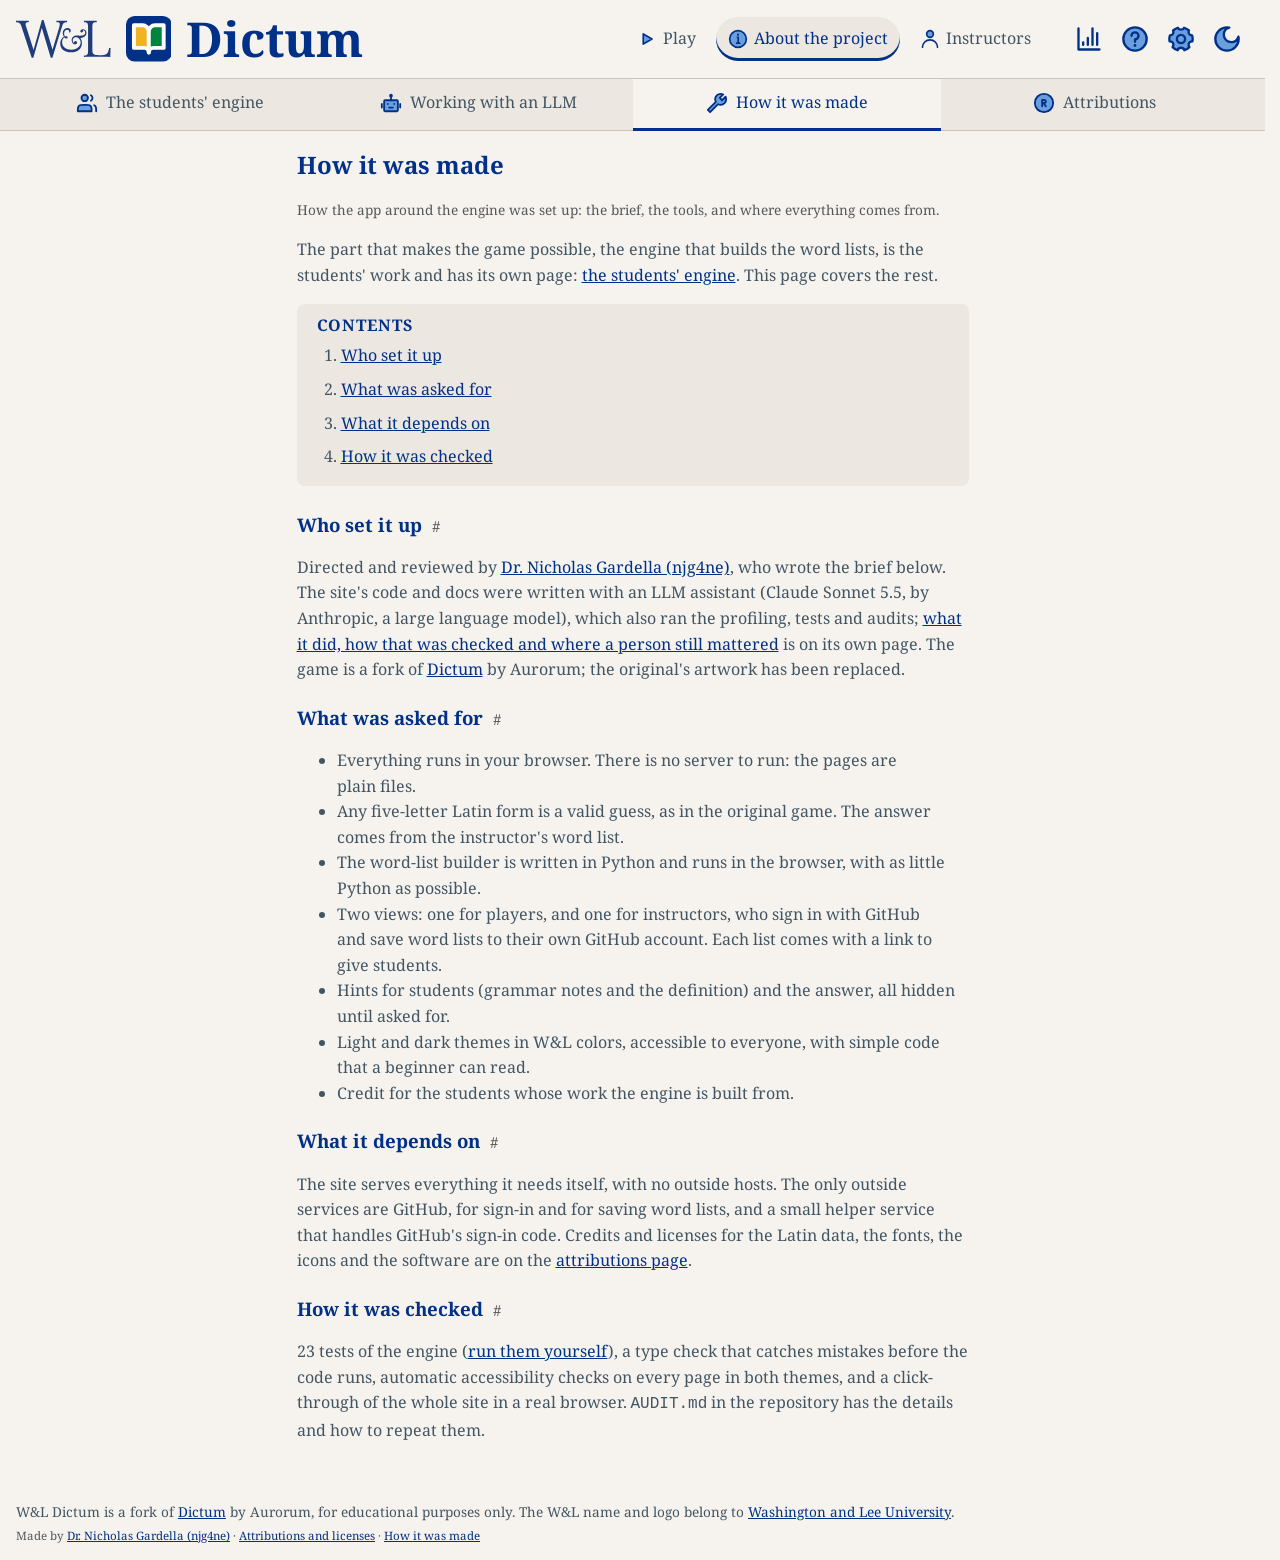
<file: docs/about/how-it-was-made/index.html>
<!doctype html>
<html lang="en">
	<head>
		<meta charset="utf-8" />
		<meta name="viewport" content="width=device-width, initial-scale=1" />
		<meta name="text-scale" content="scale" />
		<script>
			// Apply a saved light/dark choice before the first paint, so there is no flash of the wrong theme.
			try {
				var theme = localStorage.getItem('dictum:theme');
				if (theme === 'light' || theme === 'dark') document.documentElement.dataset.theme = theme;
			} catch (e) {}
		</script>
		<style>
			/* "Skip to content": the first thing a keyboard user reaches. It is part of this static page, styled right here, so it
			   can never show up unstyled while the site's CSS loads. Off the top of the window until it has focus. */
			.skip { position: absolute; top: 8px; left: 8px; z-index: 100; padding: 10px 16px; border-radius: 6px; background: var(--primary, #003087); color: var(--on-primary, #fff); font: inherit; text-decoration: none; transform: translateY(-300%); }
			.skip:focus { transform: translateY(0); }
		</style>
		<link href="../../_app/immutable/entry/start.BAIl1ZSF.js" rel="modulepreload">
		<link href="../../_app/immutable/entry/payload.DSmR2FwN.js" rel="modulepreload">
		<link href="../../_app/immutable/chunks/CRzLMJPS.js" rel="modulepreload">
		<link href="../../_app/immutable/chunks/DU9POZnR.js" rel="modulepreload">
		<link href="../../_app/immutable/chunks/B2MOn3C6.js" rel="modulepreload">
		<link href="../../_app/immutable/chunks/6klcJOIi.js" rel="modulepreload">
		<link href="../../_app/immutable/chunks/y0gnEyWl.js" rel="modulepreload">
		<link href="../../_app/immutable/chunks/BXsGxY-5.js" rel="modulepreload">
		<link href="../../_app/immutable/chunks/BzLG3Gli.js" rel="modulepreload">
		<link href="../../_app/immutable/entry/app.Dm_1KUYL.js" rel="modulepreload">
		<link href="../../_app/immutable/nodes/0.CfpimJbz.js" rel="modulepreload">
		<link href="../../_app/immutable/chunks/DK3Fl9T5.js" rel="modulepreload">
		<link href="../../_app/immutable/chunks/Oqdn27hV.js" rel="modulepreload">
		<link href="../../_app/immutable/chunks/D_Qlgq_e.js" rel="modulepreload">
		<link href="../../_app/immutable/chunks/DdUt8j2x.js" rel="modulepreload">
		<link href="../../_app/immutable/chunks/DYNtDZul.js" rel="modulepreload">
		<link href="../../_app/immutable/chunks/V7uTxMlV.js" rel="modulepreload">
		<link href="../../_app/immutable/chunks/6G7hxL0S.js" rel="modulepreload">
		<link href="../../_app/immutable/chunks/EArcXjJs.js" rel="modulepreload">
		<link href="../../_app/immutable/chunks/GbpvBKBM.js" rel="modulepreload">
		<link href="../../_app/immutable/nodes/2.By7IHt0u.js" rel="modulepreload">
		<link href="../../_app/immutable/nodes/7.VboVp3PP.js" rel="modulepreload">
		<link href="../../_app/immutable/chunks/CW1j4b7e.js" rel="modulepreload">
		<!--12qhfyh--><link rel="icon" href="../../assets/favicon-32.png" type="image/png" sizes="32x32"/> <link rel="icon" href="../../assets/favicon.svg" type="image/svg+xml"/> <link rel="apple-touch-icon" href="../../assets/apple-touch-icon.png"/> <meta name="description" content="W&amp;L Dictum: a Latin Wordle that plays any word list given by URL."/><!----><!--snr1yf--><!----><title>How it was made - W&amp;L Dictum</title>
		<link href="../../_app/immutable/assets/Icon.B8iyfsVF.css" rel="stylesheet">
		<link href="../../_app/immutable/assets/TipButton.CcnZnraa.css" rel="stylesheet">
		<link href="../../_app/immutable/assets/Dialog.DjxXIhDg.css" rel="stylesheet">
		<link href="../../_app/immutable/assets/0.Axe-mN6F.css" rel="stylesheet">
		<link href="../../_app/immutable/assets/Toc.CAl18JtS.css" rel="stylesheet">
		<link href="../../_app/immutable/assets/7.P2i2poXT.css" rel="stylesheet">
	</head>
	<body data-sveltekit-preload-data="hover">
		<a class="skip" href="#main">Skip to content</a>
		<div style="display: contents"><!--[--><!--[--><!--[0--><!--[--><header class="svelte-12qhfyh"><div class="bar svelte-12qhfyh"><h1 class="svelte-12qhfyh"><a href="../../" class="svelte-12qhfyh"><img src="../../assets/WL-logo.svg" alt="W&amp;L" class="svelte-12qhfyh"/><svg viewBox="0 0 32 32" width="0.95em" height="0.95em" aria-hidden="true" focusable="false" class="svelte-1l8nvlt"><rect class="tile svelte-1l8nvlt" width="32" height="32" rx="6"></rect><g class="ink svelte-1l8nvlt" transform="translate(2.8 2.6) scale(0.55)" stroke-linejoin="round" stroke-width="5"><path class="left svelte-1l8nvlt" d="M5 7H16C20.4183 7 24 10.5817 24 15V42C24 38.6863 21.3137 36 18 36H5V7Z"></path><path class="right svelte-1l8nvlt" d="M43 7H32C27.5817 7 24 10.5817 24 15V42C24 38.6863 26.6863 36 30 36H43V7Z"></path></g></svg><!----><span>Dictum</span></a></h1> <nav aria-label="Main" class="svelte-12qhfyh"><ul class="svelte-12qhfyh"><li class="svelte-12qhfyh"><a href="../../"><svg viewBox="0 0 48 48" width="20" height="20" aria-hidden="true" focusable="false" style="fill: var(--icon-ink)" class="svelte-1eqehiz"><!----><path stroke-linejoin="round" stroke-width="4" d="M15 24V11.8756L25.5 17.9378L36 24L25.5 30.0622L15 36.1244V24Z" style="fill:var(--icon-fill);stroke:var(--icon-ink)"/><!----></svg><!---->Play</a></li> <li class="svelte-12qhfyh"><a href="../../about/engine" aria-current="page"><svg viewBox="0 0 48 48" width="20" height="20" aria-hidden="true" focusable="false" style="fill: var(--icon-ink)" class="svelte-1eqehiz"><!----><g fill="none"><path stroke-linejoin="round" stroke-width="4" d="M24 44C29.5228 44 34.5228 41.7614 38.1421 38.1421C41.7614 34.5228 44 29.5228 44 24C44 18.4772 41.7614 13.4772 38.1421 9.85786C34.5228 6.23858 29.5228 4 24 4C18.4772 4 13.4772 6.23858 9.85786 9.85786C6.23858 13.4772 4 18.4772 4 24C4 29.5228 6.23858 34.5228 9.85786 38.1421C13.4772 41.7614 18.4772 44 24 44Z" style="fill:var(--icon-fill);stroke:var(--icon-ink)"/><path fill-rule="evenodd" d="M24 11C25.3807 11 26.5 12.1193 26.5 13.5C26.5 14.8807 25.3807 16 24 16C22.6193 16 21.5 14.8807 21.5 13.5C21.5 12.1193 22.6193 11 24 11Z" clip-rule="evenodd" style="fill:var(--icon-ink)"/><path stroke-linecap="round" stroke-linejoin="round" stroke-width="4" d="M24.5 34V20H23.5H22.5" style="stroke:var(--icon-ink)"/><path stroke-linecap="round" stroke-linejoin="round" stroke-width="4" d="M21 34H28" style="stroke:var(--icon-ink)"/></g><!----></svg><!---->About the project</a></li> <li class="svelte-12qhfyh"><!--$s1--><span class="host  svelte-1na6f91"><a href="../../instructor" aria-label="Instructors" aria-describedby="s1-tip" class="svelte-1na6f91"><svg viewBox="0 0 48 48" width="20" height="20" aria-hidden="true" focusable="false" style="fill: var(--icon-ink)" class="svelte-1eqehiz"><!----><g fill="none" stroke-linecap="round" stroke-linejoin="round" stroke-width="4" style="stroke:var(--icon-ink)"><circle cx="24" cy="12" r="8" style="fill:var(--icon-fill)"/><path d="M42 44C42 34.0589 33.9411 26 24 26C14.0589 26 6 34.0589 6 44"/></g><!----></svg><!---->Instructors<!----></a> <span id="s1-tip" role="tooltip" class="tip bottom svelte-1na6f91" style="--shift: 0px;">For instructors: sign in with GitHub to build custom Latin word lists and share them with students</span></span><!----></li></ul></nav> <div class="tools svelte-1ld6r3r" role="group" aria-label="Tools"><!--$s2--><span class="host  svelte-7a4v2d"><button class="icon-btn svelte-7a4v2d" commandfor="stats" command="show-modal" aria-label="View stats" aria-describedby="s2-tip"><svg viewBox="0 0 48 48" width="28" height="28" aria-hidden="true" focusable="false" style="fill: var(--icon-ink)" class="svelte-1eqehiz"><!----><g fill="none" stroke-linecap="round" stroke-linejoin="round" stroke-width="4" style="stroke:var(--icon-ink)"><path d="M6 6V42H42"/><path d="M14 30V34"/><path d="M22 22V34"/><path d="M30 6V34"/><path d="M38 14V34"/></g><!----></svg><!----></button> <span id="s2-tip" role="tooltip" class="tip bottom svelte-7a4v2d" style="--shift: 0px;">Your statistics</span></span><!----> <!--$s3--><span class="host  svelte-7a4v2d"><button class="icon-btn svelte-7a4v2d" commandfor="help" command="show-modal" aria-label="Help for this page" aria-describedby="s3-tip"><svg viewBox="0 0 48 48" width="28" height="28" aria-hidden="true" focusable="false" style="fill: var(--icon-ink)" class="svelte-1eqehiz"><!----><g fill="none"><path stroke-linejoin="round" stroke-width="4" d="M24 44C29.5228 44 34.5228 41.7614 38.1421 38.1421C41.7614 34.5228 44 29.5228 44 24C44 18.4772 41.7614 13.4772 38.1421 9.85786C34.5228 6.23858 29.5228 4 24 4C18.4772 4 13.4772 6.23858 9.85786 9.85786C6.23858 13.4772 4 18.4772 4 24C4 29.5228 6.23858 34.5228 9.85786 38.1421C13.4772 41.7614 18.4772 44 24 44Z" style="fill:var(--icon-fill);stroke:var(--icon-ink)"/><path stroke-linecap="round" stroke-linejoin="round" stroke-width="4" d="M24 28.6248V24.6248C27.3137 24.6248 30 21.9385 30 18.6248C30 15.3111 27.3137 12.6248 24 12.6248C20.6863 12.6248 18 15.3111 18 18.6248" style="stroke:var(--icon-ink)"/><path fill-rule="evenodd" d="M24 37.6248C25.3807 37.6248 26.5 36.5055 26.5 35.1248C26.5 33.7441 25.3807 32.6248 24 32.6248C22.6193 32.6248 21.5 33.7441 21.5 35.1248C21.5 36.5055 22.6193 37.6248 24 37.6248Z" clip-rule="evenodd" style="fill:var(--icon-ink)"/></g><!----></svg><!----></button> <span id="s3-tip" role="tooltip" class="tip bottom svelte-7a4v2d" style="--shift: 0px;">Using the About pages</span></span><!----> <!--$s4--><span class="host  svelte-7a4v2d"><button class="icon-btn svelte-7a4v2d" commandfor="settings" command="show-modal" aria-label="Settings" aria-describedby="s4-tip"><svg viewBox="0 0 48 48" width="28" height="28" aria-hidden="true" focusable="false" style="fill: var(--icon-ink)" class="svelte-1eqehiz"><!----><g fill="none" stroke-linejoin="round" stroke-width="4"><path d="M18.2838 43.1713C14.9327 42.1736 11.9498 40.3213 9.58787 37.867C10.469 36.8227 11 35.4734 11 34.0001C11 30.6864 8.31371 28.0001 5 28.0001C4.79955 28.0001 4.60139 28.01 4.40599 28.0292C4.13979 26.7277 4 25.3803 4 24.0001C4 21.9095 4.32077 19.8938 4.91579 17.9995C4.94381 17.9999 4.97188 18.0001 5 18.0001C8.31371 18.0001 11 15.3138 11 12.0001C11 11.0488 10.7786 10.1493 10.3846 9.35011C12.6975 7.1995 15.5205 5.59002 18.6521 4.72314C19.6444 6.66819 21.6667 8.00013 24 8.00013C26.3333 8.00013 28.3556 6.66819 29.3479 4.72314C32.4795 5.59002 35.3025 7.1995 37.6154 9.35011C37.2214 10.1493 37 11.0488 37 12.0001C37 15.3138 39.6863 18.0001 43 18.0001C43.0281 18.0001 43.0562 17.9999 43.0842 17.9995C43.6792 19.8938 44 21.9095 44 24.0001C44 25.3803 43.8602 26.7277 43.594 28.0292C43.3986 28.01 43.2005 28.0001 43 28.0001C39.6863 28.0001 37 30.6864 37 34.0001C37 35.4734 37.531 36.8227 38.4121 37.867C36.0502 40.3213 33.0673 42.1736 29.7162 43.1713C28.9428 40.752 26.676 39.0001 24 39.0001C21.324 39.0001 19.0572 40.752 18.2838 43.1713Z" style="fill:var(--icon-fill);stroke:var(--icon-ink)"/><path d="M24 31C27.866 31 31 27.866 31 24C31 20.134 27.866 17 24 17C20.134 17 17 20.134 17 24C17 27.866 20.134 31 24 31Z" style="fill:var(--icon-fill);stroke:var(--icon-ink)"/></g><!----></svg><!----></button> <span id="s4-tip" role="tooltip" class="tip bottom svelte-7a4v2d" style="--shift: 0px;">Settings</span></span><!----> <!--$s5--><span class="host  svelte-7a4v2d"><button class="icon-btn svelte-7a4v2d" role="switch" aria-checked="false" aria-label="Dark mode" aria-describedby="s5-tip"><span class="to-dark svelte-1cmi4dh"><svg viewBox="0 0 48 48" width="28" height="28" aria-hidden="true" focusable="false" style="fill: var(--icon-ink)" class="svelte-1eqehiz"><!----><path stroke-linejoin="round" stroke-width="4" d="M28.0527 4.41085C22.5828 5.83695 18.5455 10.8106 18.5455 16.7273C18.5455 23.7564 24.2436 29.4545 31.2727 29.4545C37.1894 29.4545 42.1631 25.4172 43.5891 19.9473C43.8585 21.256 44 22.6115 44 24C44 35.0457 35.0457 44 24 44C12.9543 44 4 35.0457 4 24C4 12.9543 12.9543 4 24 4C25.3885 4 26.744 4.14149 28.0527 4.41085Z" style="fill:var(--icon-fill);stroke:var(--icon-ink)"/><!----></svg><!----></span> <span class="to-light svelte-1cmi4dh"><svg viewBox="0 0 48 48" width="28" height="28" aria-hidden="true" focusable="false" style="fill: var(--icon-ink)" class="svelte-1eqehiz"><!----><g fill="none"><path stroke-linejoin="round" stroke-width="4" d="M24 37C31.1797 37 37 31.1797 37 24C37 16.8203 31.1797 11 24 11C16.8203 11 11 16.8203 11 24C11 31.1797 16.8203 37 24 37Z" style="fill:var(--icon-fill);stroke:var(--icon-ink)"/><path d="M24 6C25.3807 6 26.5 4.88071 26.5 3.5C26.5 2.11929 25.3807 1 24 1C22.6193 1 21.5 2.11929 21.5 3.5C21.5 4.88071 22.6193 6 24 6Z" style="fill:var(--icon-ink)"/><path d="M38.5 12C39.8807 12 41 10.8807 41 9.5C41 8.11929 39.8807 7 38.5 7C37.1193 7 36 8.11929 36 9.5C36 10.8807 37.1193 12 38.5 12Z" style="fill:var(--icon-ink)"/><path d="M44.5 26.5C45.8807 26.5 47 25.3807 47 24C47 22.6193 45.8807 21.5 44.5 21.5C43.1193 21.5 42 22.6193 42 24C42 25.3807 43.1193 26.5 44.5 26.5Z" style="fill:var(--icon-ink)"/><path d="M38.5 41C39.8807 41 41 39.8807 41 38.5C41 37.1193 39.8807 36 38.5 36C37.1193 36 36 37.1193 36 38.5C36 39.8807 37.1193 41 38.5 41Z" style="fill:var(--icon-ink)"/><path d="M24 47C25.3807 47 26.5 45.8807 26.5 44.5C26.5 43.1193 25.3807 42 24 42C22.6193 42 21.5 43.1193 21.5 44.5C21.5 45.8807 22.6193 47 24 47Z" style="fill:var(--icon-ink)"/><path d="M9.5 41C10.8807 41 12 39.8807 12 38.5C12 37.1193 10.8807 36 9.5 36C8.11929 36 7 37.1193 7 38.5C7 39.8807 8.11929 41 9.5 41Z" style="fill:var(--icon-ink)"/><path d="M3.5 26.5C4.88071 26.5 6 25.3807 6 24C6 22.6193 4.88071 21.5 3.5 21.5C2.11929 21.5 1 22.6193 1 24C1 25.3807 2.11929 26.5 3.5 26.5Z" style="fill:var(--icon-ink)"/><path d="M9.5 12C10.8807 12 12 10.8807 12 9.5C12 8.11929 10.8807 7 9.5 7C8.11929 7 7 8.11929 7 9.5C7 10.8807 8.11929 12 9.5 12Z" style="fill:var(--icon-ink)"/></g><!----></svg><!----></span><!----></button> <span id="s5-tip" role="tooltip" class="tip bottom svelte-7a4v2d" style="--shift: 0px;">Switch to the dark theme</span></span><!----></div> <dialog id="stats" closedby="any" aria-labelledby="stats-title" class="svelte-jby388"><!--$s6--><span class="host close svelte-7a4v2d"><button class="icon-btn svelte-7a4v2d" commandfor="stats" command="close" aria-label="Close" aria-describedby="s6-tip"><svg viewBox="0 0 48 48" width="28" height="28" aria-hidden="true" focusable="false" style="fill: var(--icon-ink)" class="svelte-1eqehiz"><!----><g fill="none" stroke-linecap="round" stroke-linejoin="round" stroke-width="4" style="stroke:var(--icon-ink)"><path d="M8 8L40 40"/><path d="M8 40L40 8"/></g><!----></svg><!----></button> <span id="s6-tip" role="tooltip" class="tip bottom svelte-7a4v2d" style="--shift: 0px;">Close (Esc)</span></span><!----> <h2 id="stats-title" class="svelte-jby388">Statistics</h2> <h3 class="svelte-1tib2rn">Daily word</h3> <dl class="stats svelte-1tib2rn"><div class="svelte-1tib2rn"><dt class="svelte-1tib2rn">Played</dt><dd class="svelte-1tib2rn">0</dd></div> <div class="svelte-1tib2rn"><dt class="svelte-1tib2rn">Correct</dt><dd class="svelte-1tib2rn">0%</dd></div> <div class="svelte-1tib2rn"><dt class="svelte-1tib2rn">Daily streak</dt><dd class="svelte-1tib2rn">0</dd></div></dl> <p class="muted">Rounds won in 1 to 6 guesses, and lost (F):</p> <ol class="bars svelte-1tib2rn"><!--[--><li class="svelte-1tib2rn"><span>1</span><span class="bar svelte-1tib2rn" style="width: 0%;"></span><span>0</span></li><li class="svelte-1tib2rn"><span>2</span><span class="bar svelte-1tib2rn" style="width: 0%;"></span><span>0</span></li><li class="svelte-1tib2rn"><span>3</span><span class="bar svelte-1tib2rn" style="width: 0%;"></span><span>0</span></li><li class="svelte-1tib2rn"><span>4</span><span class="bar svelte-1tib2rn" style="width: 0%;"></span><span>0</span></li><li class="svelte-1tib2rn"><span>5</span><span class="bar svelte-1tib2rn" style="width: 0%;"></span><span>0</span></li><li class="svelte-1tib2rn"><span>6</span><span class="bar svelte-1tib2rn" style="width: 0%;"></span><span>0</span></li><li class="svelte-1tib2rn"><span>F</span><span class="bar svelte-1tib2rn" style="width: 0%;"></span><span>0</span></li><!--]--></ol><!----> <h3 class="svelte-1tib2rn">Streaks</h3> <dl class="stats svelte-1tib2rn"><div class="svelte-1tib2rn"><dt class="svelte-1tib2rn">Played</dt><dd class="svelte-1tib2rn">0</dd></div> <div class="svelte-1tib2rn"><dt class="svelte-1tib2rn">Correct</dt><dd class="svelte-1tib2rn">0%</dd></div> <div class="svelte-1tib2rn"><dt class="svelte-1tib2rn">Highest streak</dt><dd class="svelte-1tib2rn">0</dd></div></dl> <p class="muted">Rounds won in 1 to 6 guesses, and lost (F):</p> <ol class="bars svelte-1tib2rn"><!--[--><li class="svelte-1tib2rn"><span>1</span><span class="bar svelte-1tib2rn" style="width: 0%;"></span><span>0</span></li><li class="svelte-1tib2rn"><span>2</span><span class="bar svelte-1tib2rn" style="width: 0%;"></span><span>0</span></li><li class="svelte-1tib2rn"><span>3</span><span class="bar svelte-1tib2rn" style="width: 0%;"></span><span>0</span></li><li class="svelte-1tib2rn"><span>4</span><span class="bar svelte-1tib2rn" style="width: 0%;"></span><span>0</span></li><li class="svelte-1tib2rn"><span>5</span><span class="bar svelte-1tib2rn" style="width: 0%;"></span><span>0</span></li><li class="svelte-1tib2rn"><span>6</span><span class="bar svelte-1tib2rn" style="width: 0%;"></span><span>0</span></li><li class="svelte-1tib2rn"><span>F</span><span class="bar svelte-1tib2rn" style="width: 0%;"></span><span>0</span></li><!--]--></ol><!----><!----> <div class="row center"><button class="btn" commandfor="reset-stats" command="show-modal"><svg viewBox="0 0 48 48" width="20" height="20" aria-hidden="true" focusable="false" style="fill: var(--icon-ink)" class="svelte-1eqehiz"><!----><g fill="none" stroke-linejoin="round" stroke-width="4"><path d="M9 10V44H39V10H9Z" style="fill:var(--icon-fill);stroke:var(--icon-ink)"/><path stroke-linecap="round" d="M20 20V33" style="stroke:var(--icon-ink)"/><path stroke-linecap="round" d="M28 20V33" style="stroke:var(--icon-ink)"/><path stroke-linecap="round" d="M4 10H44" style="stroke:var(--icon-ink)"/><path d="M16 10L19.289 4H28.7771L32 10H16Z" style="fill:var(--icon-fill);stroke:var(--icon-ink)"/></g><!----></svg><!---->Reset my statistics</button></div><!----></dialog><!----> <dialog id="reset-stats" closedby="any" aria-labelledby="reset-stats-title" class="svelte-jby388"><!--$s7--><span class="host close svelte-7a4v2d"><button class="icon-btn svelte-7a4v2d" commandfor="reset-stats" command="close" aria-label="Close" aria-describedby="s7-tip"><svg viewBox="0 0 48 48" width="28" height="28" aria-hidden="true" focusable="false" style="fill: var(--icon-ink)" class="svelte-1eqehiz"><!----><g fill="none" stroke-linecap="round" stroke-linejoin="round" stroke-width="4" style="stroke:var(--icon-ink)"><path d="M8 8L40 40"/><path d="M8 40L40 8"/></g><!----></svg><!----></button> <span id="s7-tip" role="tooltip" class="tip bottom svelte-7a4v2d" style="--shift: 0px;">Close (Esc)</span></span><!----> <h2 id="reset-stats-title" class="svelte-jby388">Reset your statistics?</h2> <p>This clears your played games, wins and streaks in this browser. It can't be undone. Today's daily word is not affected.</p> <div class="row center"><button class="btn" commandfor="reset-stats" command="close" autofocus="">Keep them</button> <button class="btn danger"><svg viewBox="0 0 48 48" width="20" height="20" aria-hidden="true" focusable="false" style="fill: var(--icon-ink)" class="svelte-1eqehiz"><!----><g fill="none" stroke-linejoin="round" stroke-width="4"><path d="M9 10V44H39V10H9Z" style="fill:var(--icon-fill);stroke:var(--icon-ink)"/><path stroke-linecap="round" d="M20 20V33" style="stroke:var(--icon-ink)"/><path stroke-linecap="round" d="M28 20V33" style="stroke:var(--icon-ink)"/><path stroke-linecap="round" d="M4 10H44" style="stroke:var(--icon-ink)"/><path d="M16 10L19.289 4H28.7771L32 10H16Z" style="fill:var(--icon-fill);stroke:var(--icon-ink)"/></g><!----></svg><!---->Reset</button></div><!----></dialog><!----> <dialog id="help" closedby="any" aria-labelledby="help-title" class="svelte-jby388"><!--$s8--><span class="host close svelte-7a4v2d"><button class="icon-btn svelte-7a4v2d" commandfor="help" command="close" aria-label="Close" aria-describedby="s8-tip"><svg viewBox="0 0 48 48" width="28" height="28" aria-hidden="true" focusable="false" style="fill: var(--icon-ink)" class="svelte-1eqehiz"><!----><g fill="none" stroke-linecap="round" stroke-linejoin="round" stroke-width="4" style="stroke:var(--icon-ink)"><path d="M8 8L40 40"/><path d="M8 40L40 8"/></g><!----></svg><!----></button> <span id="s8-tip" role="tooltip" class="tip bottom svelte-7a4v2d" style="--shift: 0px;">Close (Esc)</span></span><!----> <h2 id="help-title" class="svelte-jby388">Using the About pages</h2> <!--[1--><p>These four tabs tell the story of the project: the students' engine, the work done with an LLM, how it was made, and everyone it builds on.</p> <ul><li>The <strong>Contents</strong> box at the top of a page jumps to its sections. The small <strong>#</strong> beside a heading copies a link to that section.</li> <li>Code boxes have a <strong>Copy</strong> button and a <strong>wrap</strong> button (Alt+Z wraps long lines in every code box at once).</li> <li>On <strong>The students' engine</strong> you can press <strong>Run tests</strong> to run the students' own checks right here in your browser.</li></ul><!--]--><!----></dialog><!----> <dialog id="settings" closedby="any" aria-labelledby="settings-title" class="svelte-jby388"><!--$s9--><span class="host close svelte-7a4v2d"><button class="icon-btn svelte-7a4v2d" commandfor="settings" command="close" aria-label="Close" aria-describedby="s9-tip"><svg viewBox="0 0 48 48" width="28" height="28" aria-hidden="true" focusable="false" style="fill: var(--icon-ink)" class="svelte-1eqehiz"><!----><g fill="none" stroke-linecap="round" stroke-linejoin="round" stroke-width="4" style="stroke:var(--icon-ink)"><path d="M8 8L40 40"/><path d="M8 40L40 8"/></g><!----></svg><!----></button> <span id="s9-tip" role="tooltip" class="tip bottom svelte-7a4v2d" style="--shift: 0px;">Close (Esc)</span></span><!----> <h2 id="settings-title" class="svelte-jby388">Settings</h2> <h3 class="svelte-1ld6r3r">Word list</h3> <!--[-1--><p class="muted">Open the game to see which word list it is using.</p><!--]--> <hr class="svelte-1ld6r3r"/> <label class="switch svelte-1ld6r3r"><input type="checkbox" role="switch" class="svelte-1ld6r3r"/> Developer mode</label> <!--[-1--><!--]--><!----></dialog><!----><!----></div> <!--[0--><nav class="about svelte-ccv6iy" aria-label="About the project"><ul class="svelte-ccv6iy"><!--[--><li class="svelte-ccv6iy"><a href="../../about/engine" title="Who built the part that makes the game work" class="svelte-ccv6iy"><svg viewBox="0 0 48 48" width="22" height="22" aria-hidden="true" focusable="false" style="fill: var(--icon-ink)" class="svelte-1eqehiz"><!----><g fill="none" stroke-linecap="round" stroke-linejoin="round" stroke-width="4" style="stroke:var(--icon-ink)"><path d="M19 20C22.866 20 26 16.866 26 13C26 9.13401 22.866 6 19 6C15.134 6 12 9.13401 12 13C12 16.866 15.134 20 19 20Z" style="fill:var(--icon-fill)"/><path d="M32.6077 7C34.6405 8.2249 36.0001 10.4537 36.0001 13C36.0001 15.5463 34.6405 17.7751 32.6077 19"/><path d="M4 40.8V42H34V40.8C34 36.3196 34 34.0794 33.1281 32.3681C32.3611 30.8628 31.1372 29.6389 29.6319 28.8719C27.9206 28 25.6804 28 21.2 28H16.8C12.3196 28 10.0794 28 8.36808 28.8719C6.86278 29.6389 5.63893 30.8628 4.87195 32.3681C4 34.0794 4 36.3196 4 40.8Z" style="fill:var(--icon-fill)"/><path d="M43.9999 42.0001V40.8001C43.9999 36.3197 43.9999 34.0795 43.128 32.3682C42.361 30.8629 41.1371 29.6391 39.6318 28.8721"/></g><!----></svg><!----><span>The students' engine</span></a></li><li class="svelte-ccv6iy"><a href="../../about/llm" title="What the LLM did and how it was checked" class="svelte-ccv6iy"><svg viewBox="0 0 48 48" width="22" height="22" aria-hidden="true" focusable="false" style="fill: var(--icon-ink)" class="svelte-1eqehiz"><!----><g fill="none"><rect width="30" height="24" x="9" y="18" stroke-width="4" rx="2" style="fill:var(--icon-fill);stroke:var(--icon-ink)"/><circle cx="17" cy="26" r="2" style="fill:var(--icon-ink)"/><circle cx="31" cy="26" r="2" style="fill:var(--icon-ink)"/><path d="M20 32C18.8954 32 18 32.8954 18 34C18 35.1046 18.8954 36 20 36V32ZM28 36C29.1046 36 30 35.1046 30 34C30 32.8954 29.1046 32 28 32V36ZM20 36H28V32H20V36Z" style="fill:var(--icon-ink)"/><path stroke-linecap="round" stroke-linejoin="round" stroke-width="4" d="M24 10V18" style="stroke:var(--icon-ink)"/><path stroke-linecap="round" stroke-linejoin="round" stroke-width="4" d="M4 26V34" style="stroke:var(--icon-ink)"/><path stroke-linecap="round" stroke-linejoin="round" stroke-width="4" d="M44 26V34" style="stroke:var(--icon-ink)"/><circle cx="24" cy="8" r="2" stroke-width="4" style="stroke:var(--icon-ink)"/></g><!----></svg><!----><span>Working with an LLM</span></a></li><li class="svelte-ccv6iy"><a href="../../about/how-it-was-made" aria-current="page" title="The brief and the tools" class="svelte-ccv6iy"><svg viewBox="0 0 48 48" width="22" height="22" aria-hidden="true" focusable="false" style="fill: var(--icon-ink)" class="svelte-1eqehiz"><!----><path stroke-linecap="round" stroke-linejoin="round" stroke-width="4" d="M44 16C44 22.6274 38.6274 28 32 28C29.9733 28 28.0639 27.4975 26.3896 26.6104L9 44L4 39L21.3896 21.6104C20.5025 19.9361 20 18.0267 20 16C20 9.37258 25.3726 4 32 4C34.0267 4 35.9361 4.50245 37.6104 5.38959L30 13L35 18L42.6104 10.3896C43.4975 12.0639 44 13.9733 44 16Z" style="fill:var(--icon-fill);stroke:var(--icon-ink)"/><!----></svg><!----><span>How it was made</span></a></li><li class="svelte-ccv6iy"><a href="../../about/attributions" title="Everyone and everything this builds on" class="svelte-ccv6iy"><svg viewBox="0 0 48 48" width="22" height="22" aria-hidden="true" focusable="false" style="fill: var(--icon-ink)" class="svelte-1eqehiz"><!----><g fill="none"><circle cx="24" cy="24" r="20" stroke-linecap="round" stroke-linejoin="round" stroke-width="4" style="fill:var(--icon-fill);stroke:var(--icon-ink)"/><path d="M24 17H20V24H23H24C27 24 28 22 28 20.5C28 19 27 17 24 17Z" style="fill:var(--icon-fill)"/><path stroke-linecap="round" stroke-linejoin="round" stroke-width="4" d="M20 31V24M20 24L20 17H24C27 17 28 19 28 20.5C28 22 27 24 24 24H23M20 24H23M28 31L23 24" style="stroke:var(--icon-ink)"/></g><!----></svg><!----><span>Attributions</span></a></li><!--]--></ul></nav><!--]--></header> <main id="main" tabindex="-1"><!--[--><!--[0--><!--[--><article class="about-pages"><!--[--><!--[-1--><!--[--><h2>How it was made</h2> <p class="muted">How the app around the engine was set up: the brief, the tools, and where everything comes from.</p> <p>The part that makes the game possible, the engine that builds the word lists, is the students' work and has its own
	page: <a href="../../about/engine">the students' engine</a>. This page covers the rest.</p> <!--$s10--><nav aria-labelledby="s10-title" class="toc svelte-1tt3kii"><h3 id="s10-title" class="svelte-1tt3kii">Contents</h3> <ol><!--[--><li><a href="#who" class="svelte-1tt3kii">Who set it up</a> <!--[-1--><!--]--></li><li><a href="#brief" class="svelte-1tt3kii">What was asked for</a> <!--[-1--><!--]--></li><li><a href="#deps" class="svelte-1tt3kii">What it depends on</a> <!--[-1--><!--]--></li><li><a href="#checks" class="svelte-1tt3kii">How it was checked</a> <!--[-1--><!--]--></li><!--]--></ol><!----></nav><!----> <section aria-labelledby="who" class="svelte-snr1yf"><!----><h3 id="who" class="heading svelte-q5a7vm"><!---->Who set it up<!----> <a class="permalink svelte-q5a7vm" href="#who" aria-label="Link to this section">#</a><!----></h3><!----><!----> <p>Directed and reviewed by <a href="../../about/attributions#author">Dr. Nicholas Gardella (njg4ne)</a>, who wrote the brief below. The site's
		code and docs were written with an LLM assistant (Claude Sonnet 5.5, by Anthropic, a large language model), which also ran the
		profiling, tests and audits; <a href="../../about/llm">what it did, how that was checked and where a person still mattered</a> is on its own page. The game is a fork of <a href="https://github.com/Aurorum/latin-vocabulary-tester/tree/master/dictum">Dictum</a> by Aurorum; the
		original's artwork has been replaced.</p></section> <section aria-labelledby="brief" class="svelte-snr1yf"><!----><h3 id="brief" class="heading svelte-q5a7vm"><!---->What was asked for<!----> <a class="permalink svelte-q5a7vm" href="#brief" aria-label="Link to this section">#</a><!----></h3><!----><!----> <ul><li>Everything runs in your browser. There is no server to run: the pages are plain files.</li> <li>Any five-letter Latin form is a valid guess, as in the original game. The answer comes from the instructor's word list.</li> <li>The word-list builder is written in Python and runs in the browser, with as little Python as possible.</li> <li>Two views: one for players, and one for instructors, who sign in with GitHub and save word lists to their own GitHub account. Each list comes with a link to give students.</li> <li>Hints for students (grammar notes and the definition) and the answer, all hidden until asked for.</li> <li>Light and dark themes in W&amp;L colors, accessible to everyone, with simple code that a beginner can read.</li> <li>Credit for the students whose work the engine is built from.</li></ul></section> <section aria-labelledby="deps" class="svelte-snr1yf"><!----><h3 id="deps" class="heading svelte-q5a7vm"><!---->What it depends on<!----> <a class="permalink svelte-q5a7vm" href="#deps" aria-label="Link to this section">#</a><!----></h3><!----><!----> <p>The site serves everything it needs itself, with no outside hosts. The only outside services are GitHub, for sign-in and for saving word lists, and a small
		helper service that handles GitHub's sign-in code. Credits and licenses for the Latin data, the fonts, the icons and the software are on the <a href="../../about/attributions">attributions page</a>.</p></section> <section aria-labelledby="checks" class="svelte-snr1yf"><!----><h3 id="checks" class="heading svelte-q5a7vm"><!---->How it was checked<!----> <a class="permalink svelte-q5a7vm" href="#checks" aria-label="Link to this section">#</a><!----></h3><!----><!----> <p>23 tests of the engine (<a href="../../about/engine">run them yourself</a>), a type check that catches mistakes before the code runs, automatic accessibility checks
		on every page in both themes, and a click-through of the whole site in a real browser. <code>AUDIT.md</code> in the repository has the details and how to repeat them.</p></section><!--]--><!--]--><!--]--><!----></article><!--]--><!--]--><!--]--><!----></main> <footer class="svelte-12qhfyh"><p class="svelte-12qhfyh">W&amp;L Dictum is a fork of <a href="https://github.com/Aurorum/latin-vocabulary-tester/tree/master/dictum">Dictum</a> by Aurorum, for educational
		purposes only. The W&amp;L name and logo belong to <a href="https://www.wlu.edu">Washington and Lee University</a>.</p> <p class="muted svelte-12qhfyh">Made by <a href="../../about/attributions#author">Dr. Nicholas Gardella (njg4ne)</a> · <a href="../../about/attributions">Attributions and licenses</a> · <a href="../../about/how-it-was-made">How it was made</a></p></footer> <dialog id="engine-dialog" closedby="any" aria-labelledby="engine-title" class="svelte-yzimtf"><h2 id="engine-title" class="svelte-yzimtf">Getting the Python engine ready</h2> <p role="status" class="svelte-yzimtf"><!--[-1-->Starting Python in your browser…<!--]--></p> <!--[-1--><!--]--> <div class="row center svelte-yzimtf"><button class="btn" commandfor="engine-dialog" command="close">Hide this and keep working</button></div></dialog><!----><!--]--><!--]--><!--]--><!----> <!--[-1--><!--]--><!--]-->
			
			<script>
				{
					__sveltekit_fmqbzp = {
						base: new URL("../..", location).pathname.slice(0, -1),
						version: "1793200595373"
					};

					const element = document.currentScript.parentElement;

					import("../../_app/immutable/entry/start.BAIl1ZSF.js").then(async (kit) => {
						kit.init(__sveltekit_fmqbzp);
						const app = await import("../../_app/immutable/entry/app.Dm_1KUYL.js");
						kit.start(app, element, {
							node_ids: [0, 2, 7],
							data: [null,null,null],
							form: null,
							error: null
						});
					});
				}
			</script>
		</div>
	</body>
</html>
</file>
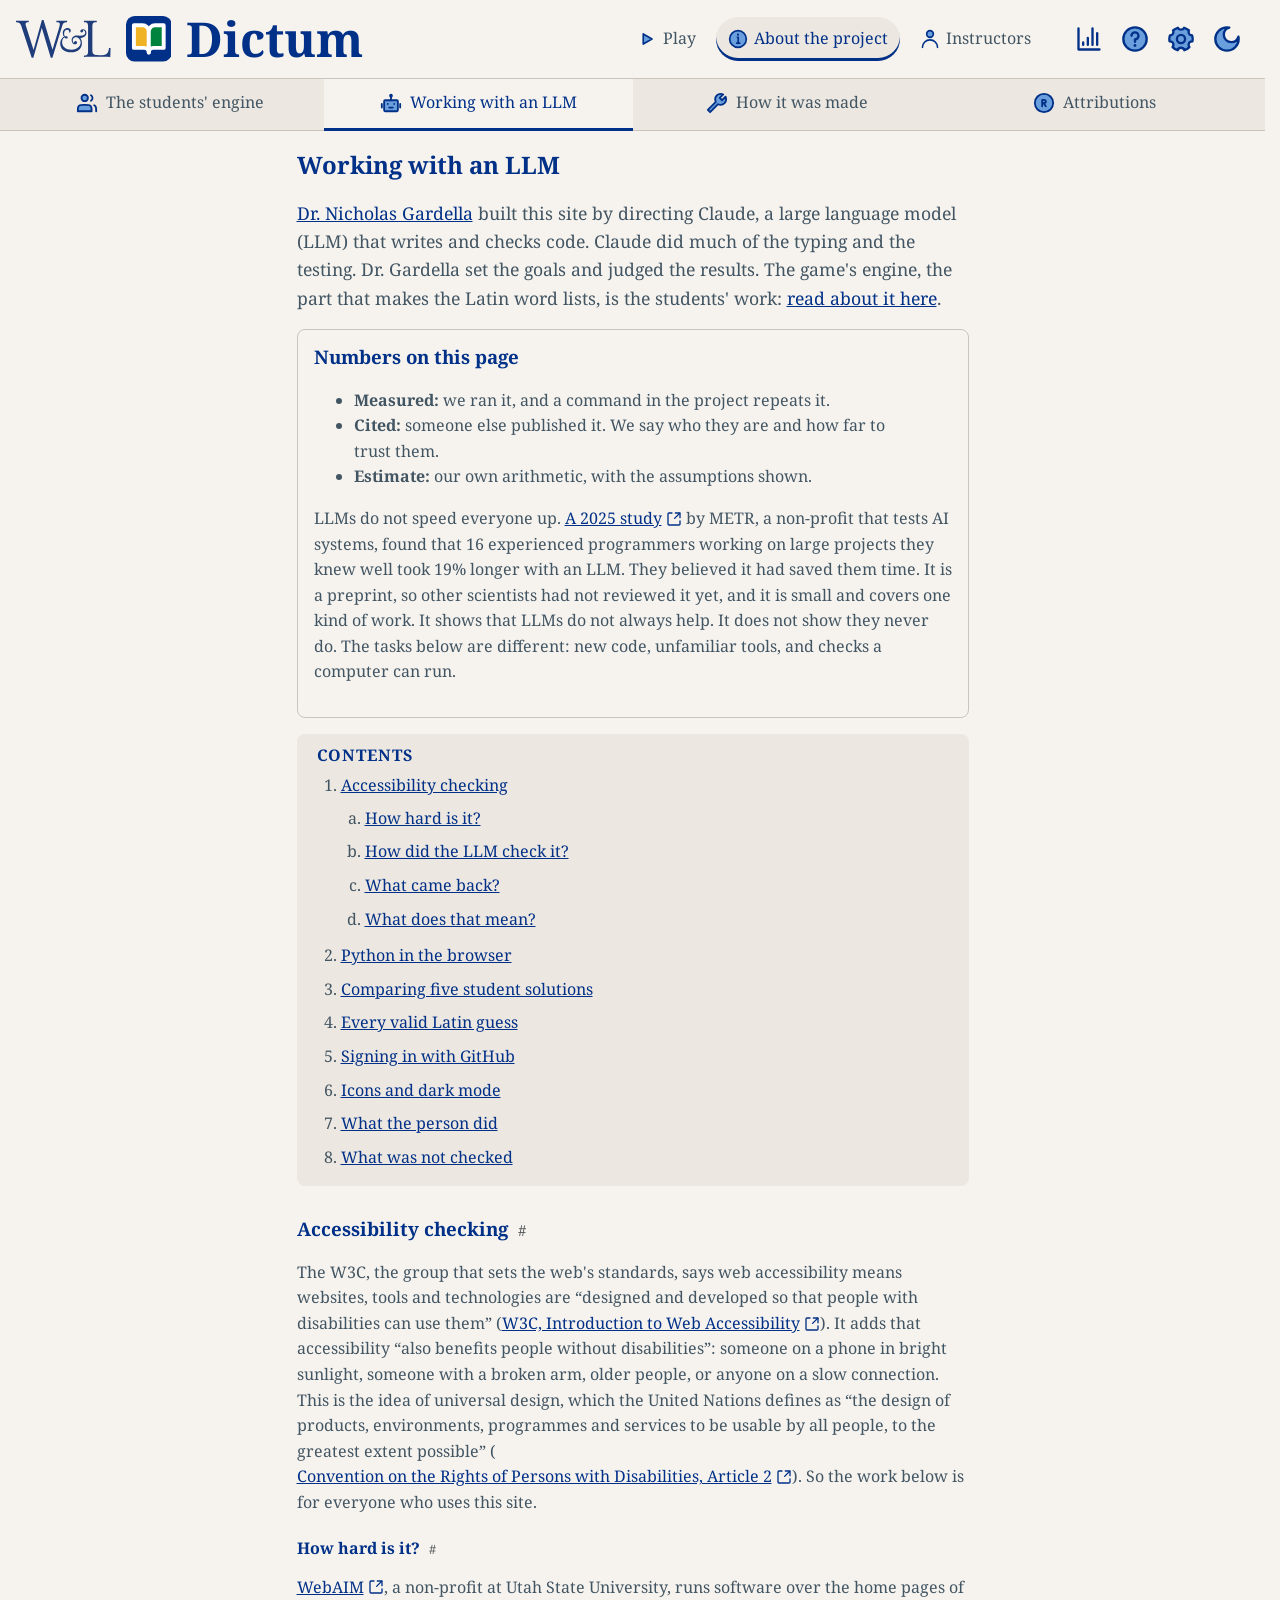
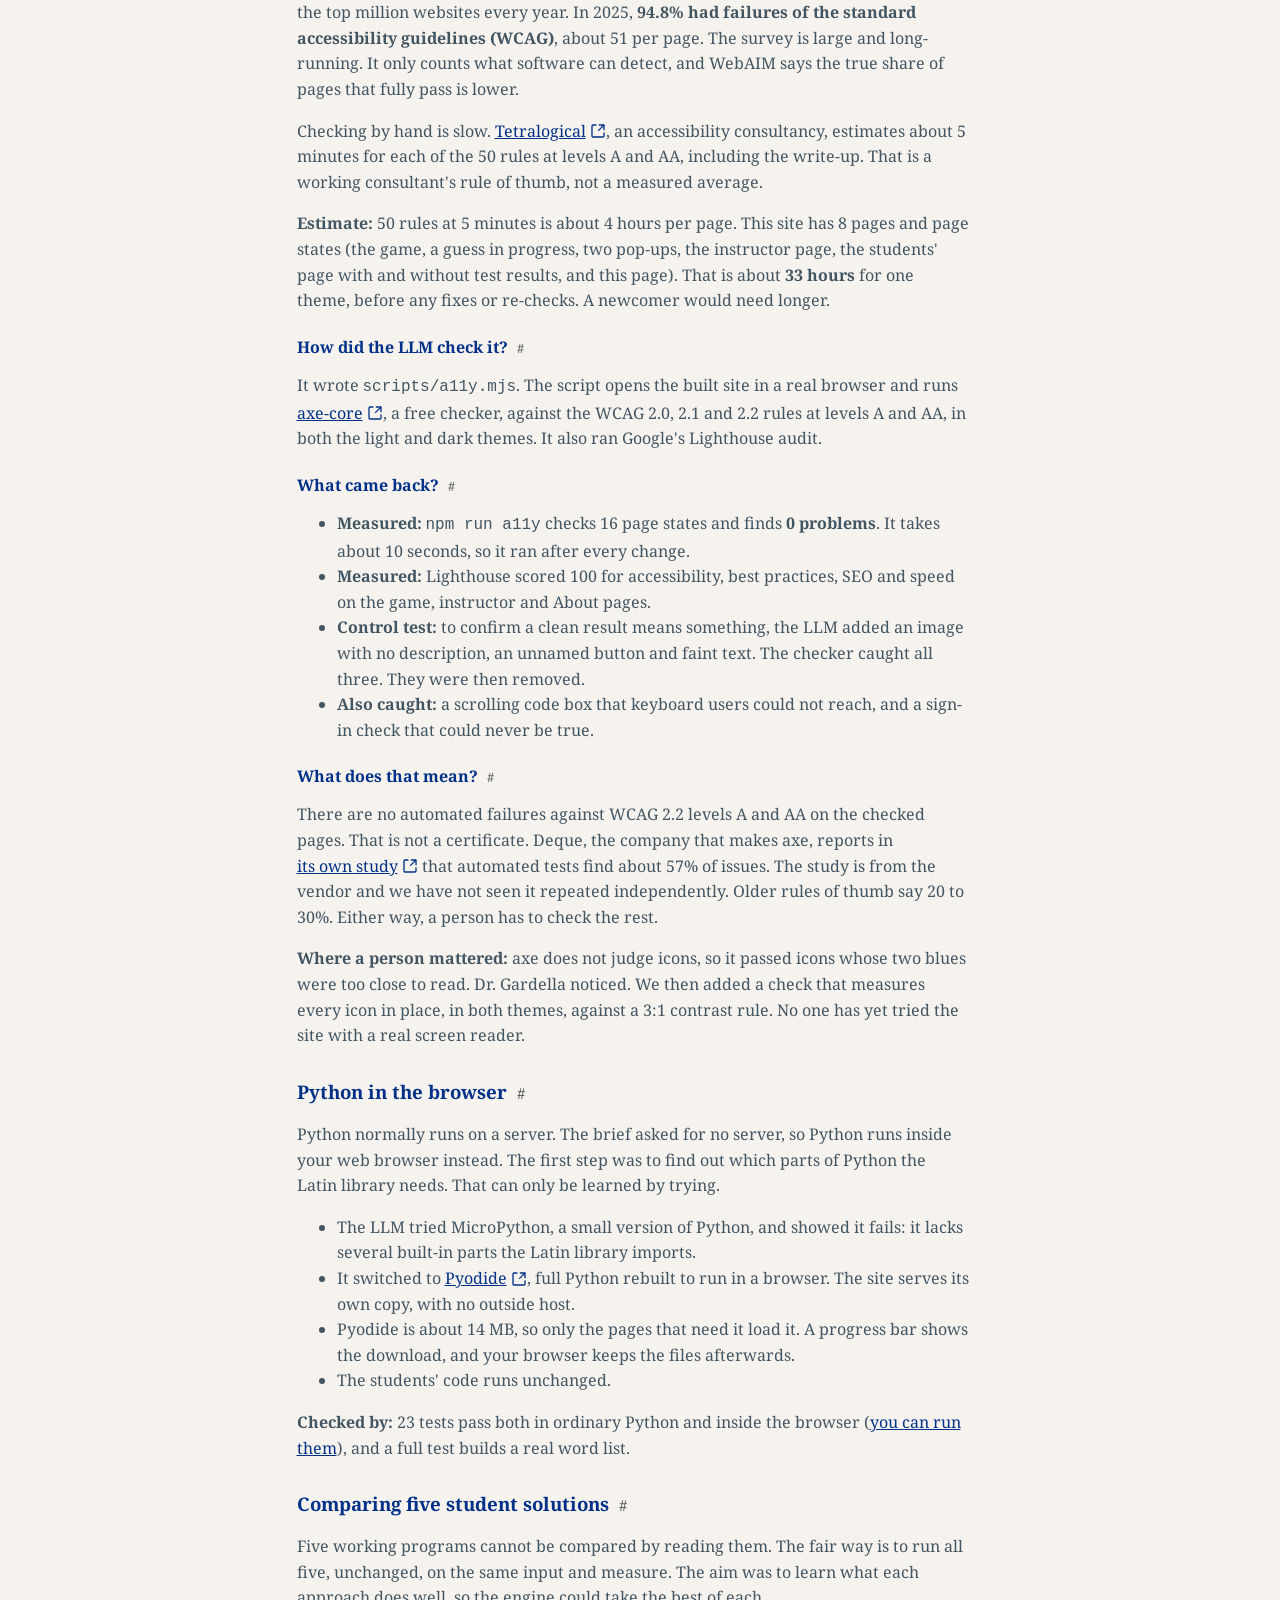
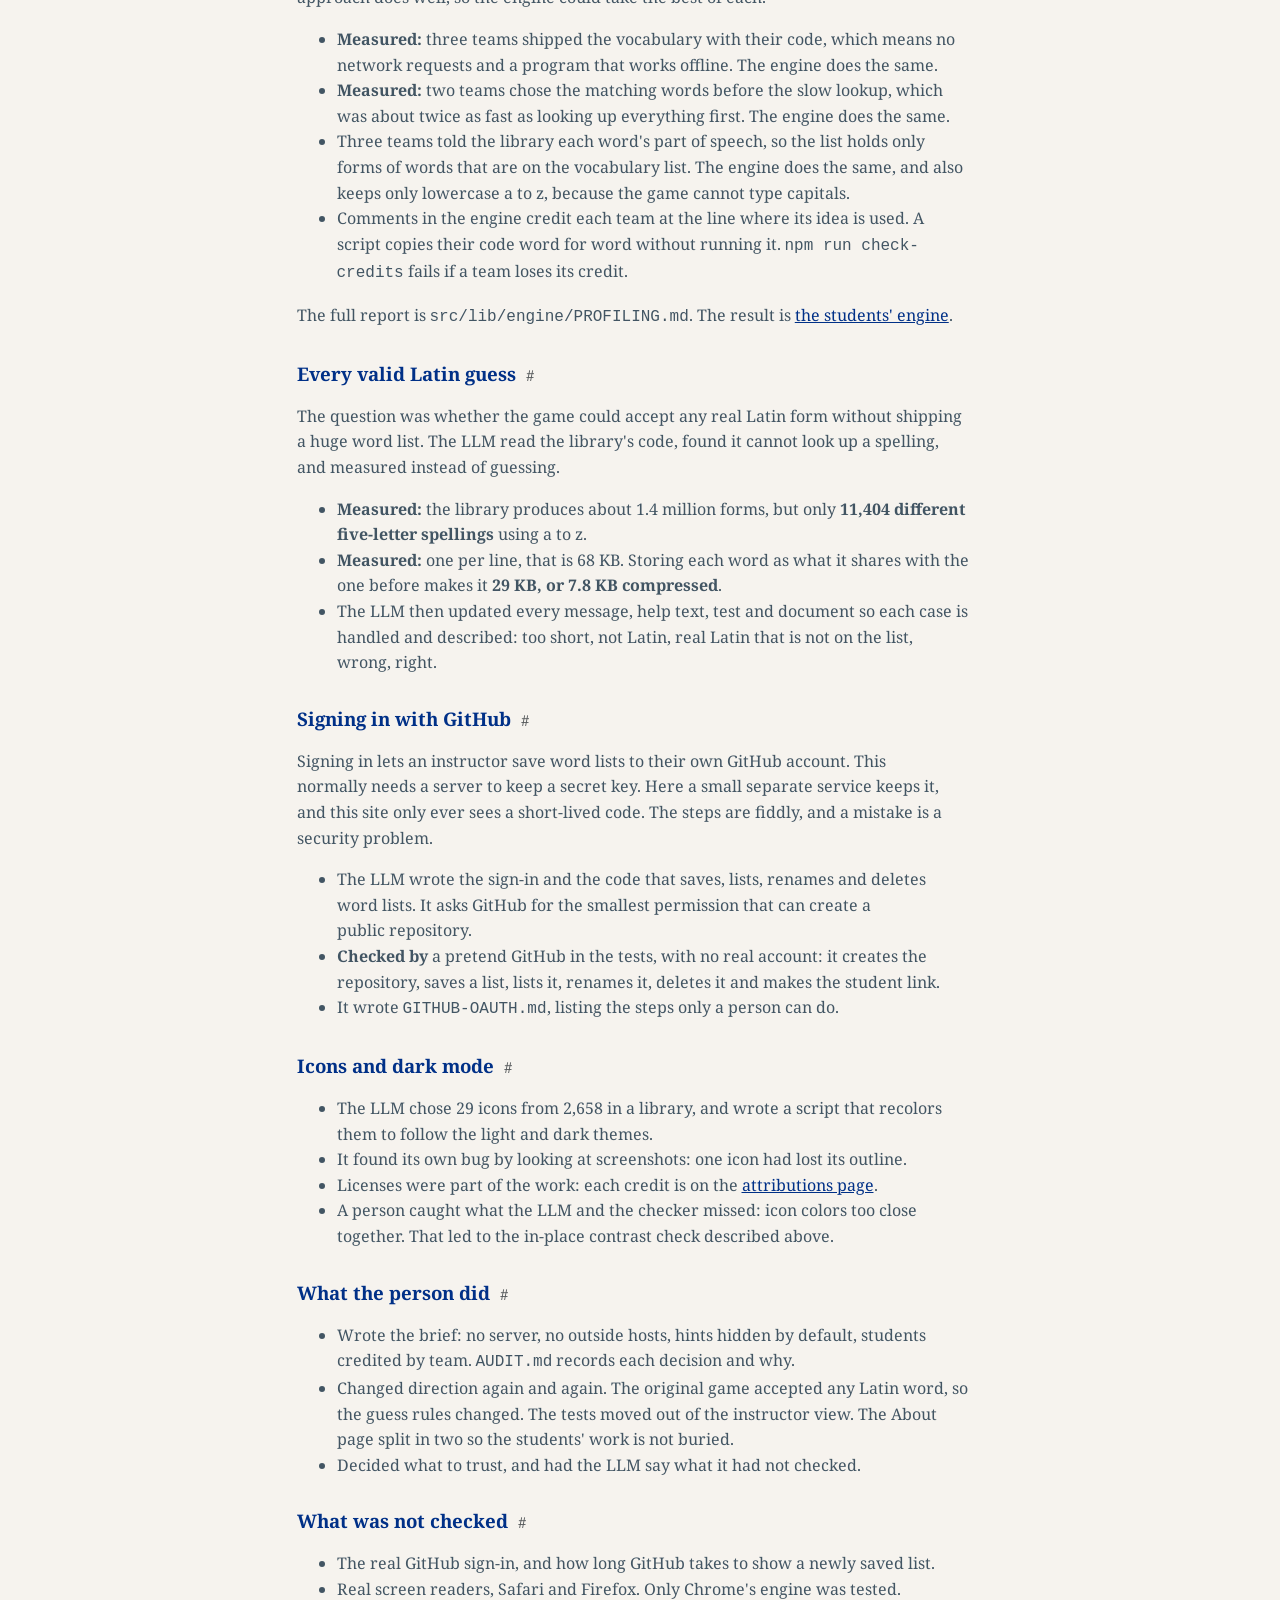
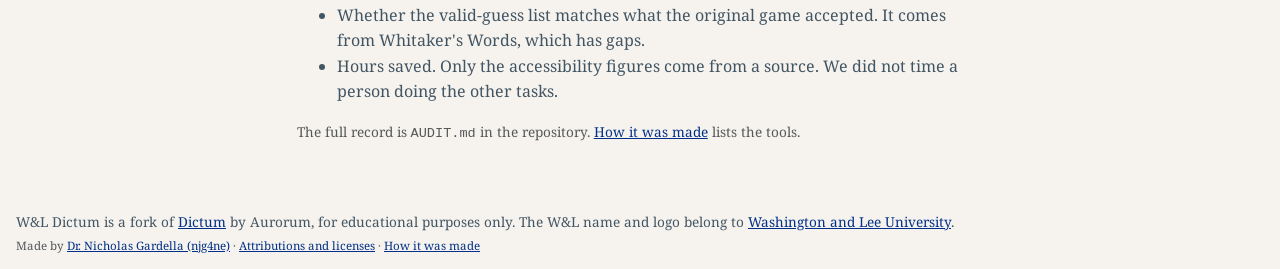
<file: docs/about/llm/index.html>
<!doctype html>
<html lang="en">
	<head>
		<meta charset="utf-8" />
		<meta name="viewport" content="width=device-width, initial-scale=1" />
		<meta name="text-scale" content="scale" />
		<script>
			// Apply a saved light/dark choice before the first paint, so there is no flash of the wrong theme.
			try {
				var theme = localStorage.getItem('dictum:theme');
				if (theme === 'light' || theme === 'dark') document.documentElement.dataset.theme = theme;
			} catch (e) {}
		</script>
		<style>
			/* "Skip to content": the first thing a keyboard user reaches. It is part of this static page, styled right here, so it
			   can never show up unstyled while the site's CSS loads. Off the top of the window until it has focus. */
			.skip { position: absolute; top: 8px; left: 8px; z-index: 100; padding: 10px 16px; border-radius: 6px; background: var(--primary, #003087); color: var(--on-primary, #fff); font: inherit; text-decoration: none; transform: translateY(-300%); }
			.skip:focus { transform: translateY(0); }
		</style>
		<link href="../../_app/immutable/entry/start.BAIl1ZSF.js" rel="modulepreload">
		<link href="../../_app/immutable/entry/payload.DSmR2FwN.js" rel="modulepreload">
		<link href="../../_app/immutable/chunks/CRzLMJPS.js" rel="modulepreload">
		<link href="../../_app/immutable/chunks/DU9POZnR.js" rel="modulepreload">
		<link href="../../_app/immutable/chunks/B2MOn3C6.js" rel="modulepreload">
		<link href="../../_app/immutable/chunks/6klcJOIi.js" rel="modulepreload">
		<link href="../../_app/immutable/chunks/y0gnEyWl.js" rel="modulepreload">
		<link href="../../_app/immutable/chunks/BXsGxY-5.js" rel="modulepreload">
		<link href="../../_app/immutable/chunks/BzLG3Gli.js" rel="modulepreload">
		<link href="../../_app/immutable/entry/app.Dm_1KUYL.js" rel="modulepreload">
		<link href="../../_app/immutable/nodes/0.CfpimJbz.js" rel="modulepreload">
		<link href="../../_app/immutable/chunks/DK3Fl9T5.js" rel="modulepreload">
		<link href="../../_app/immutable/chunks/Oqdn27hV.js" rel="modulepreload">
		<link href="../../_app/immutable/chunks/D_Qlgq_e.js" rel="modulepreload">
		<link href="../../_app/immutable/chunks/DdUt8j2x.js" rel="modulepreload">
		<link href="../../_app/immutable/chunks/DYNtDZul.js" rel="modulepreload">
		<link href="../../_app/immutable/chunks/V7uTxMlV.js" rel="modulepreload">
		<link href="../../_app/immutable/chunks/6G7hxL0S.js" rel="modulepreload">
		<link href="../../_app/immutable/chunks/EArcXjJs.js" rel="modulepreload">
		<link href="../../_app/immutable/chunks/GbpvBKBM.js" rel="modulepreload">
		<link href="../../_app/immutable/nodes/2.By7IHt0u.js" rel="modulepreload">
		<link href="../../_app/immutable/nodes/8.DTpWXoOZ.js" rel="modulepreload">
		<link href="../../_app/immutable/chunks/CW1j4b7e.js" rel="modulepreload">
		<link href="../../_app/immutable/chunks/oAy9vFmg.js" rel="modulepreload">
		<!--12qhfyh--><link rel="icon" href="../../assets/favicon-32.png" type="image/png" sizes="32x32"/> <link rel="icon" href="../../assets/favicon.svg" type="image/svg+xml"/> <link rel="apple-touch-icon" href="../../assets/apple-touch-icon.png"/> <meta name="description" content="W&amp;L Dictum: a Latin Wordle that plays any word list given by URL."/><!----><!--1e395m6--><!----><title>Working with an LLM - W&amp;L Dictum</title>
		<link href="../../_app/immutable/assets/Icon.B8iyfsVF.css" rel="stylesheet">
		<link href="../../_app/immutable/assets/TipButton.CcnZnraa.css" rel="stylesheet">
		<link href="../../_app/immutable/assets/Dialog.DjxXIhDg.css" rel="stylesheet">
		<link href="../../_app/immutable/assets/0.Axe-mN6F.css" rel="stylesheet">
		<link href="../../_app/immutable/assets/Toc.CAl18JtS.css" rel="stylesheet">
		<link href="../../_app/immutable/assets/ExtLink.BW9vuKb9.css" rel="stylesheet">
		<link href="../../_app/immutable/assets/8.BHm6ujIE.css" rel="stylesheet">
	</head>
	<body data-sveltekit-preload-data="hover">
		<a class="skip" href="#main">Skip to content</a>
		<div style="display: contents"><!--[--><!--[--><!--[0--><!--[--><header class="svelte-12qhfyh"><div class="bar svelte-12qhfyh"><h1 class="svelte-12qhfyh"><a href="../../" class="svelte-12qhfyh"><img src="../../assets/WL-logo.svg" alt="W&amp;L" class="svelte-12qhfyh"/><svg viewBox="0 0 32 32" width="0.95em" height="0.95em" aria-hidden="true" focusable="false" class="svelte-1l8nvlt"><rect class="tile svelte-1l8nvlt" width="32" height="32" rx="6"></rect><g class="ink svelte-1l8nvlt" transform="translate(2.8 2.6) scale(0.55)" stroke-linejoin="round" stroke-width="5"><path class="left svelte-1l8nvlt" d="M5 7H16C20.4183 7 24 10.5817 24 15V42C24 38.6863 21.3137 36 18 36H5V7Z"></path><path class="right svelte-1l8nvlt" d="M43 7H32C27.5817 7 24 10.5817 24 15V42C24 38.6863 26.6863 36 30 36H43V7Z"></path></g></svg><!----><span>Dictum</span></a></h1> <nav aria-label="Main" class="svelte-12qhfyh"><ul class="svelte-12qhfyh"><li class="svelte-12qhfyh"><a href="../../"><svg viewBox="0 0 48 48" width="20" height="20" aria-hidden="true" focusable="false" style="fill: var(--icon-ink)" class="svelte-1eqehiz"><!----><path stroke-linejoin="round" stroke-width="4" d="M15 24V11.8756L25.5 17.9378L36 24L25.5 30.0622L15 36.1244V24Z" style="fill:var(--icon-fill);stroke:var(--icon-ink)"/><!----></svg><!---->Play</a></li> <li class="svelte-12qhfyh"><a href="../../about/engine" aria-current="page"><svg viewBox="0 0 48 48" width="20" height="20" aria-hidden="true" focusable="false" style="fill: var(--icon-ink)" class="svelte-1eqehiz"><!----><g fill="none"><path stroke-linejoin="round" stroke-width="4" d="M24 44C29.5228 44 34.5228 41.7614 38.1421 38.1421C41.7614 34.5228 44 29.5228 44 24C44 18.4772 41.7614 13.4772 38.1421 9.85786C34.5228 6.23858 29.5228 4 24 4C18.4772 4 13.4772 6.23858 9.85786 9.85786C6.23858 13.4772 4 18.4772 4 24C4 29.5228 6.23858 34.5228 9.85786 38.1421C13.4772 41.7614 18.4772 44 24 44Z" style="fill:var(--icon-fill);stroke:var(--icon-ink)"/><path fill-rule="evenodd" d="M24 11C25.3807 11 26.5 12.1193 26.5 13.5C26.5 14.8807 25.3807 16 24 16C22.6193 16 21.5 14.8807 21.5 13.5C21.5 12.1193 22.6193 11 24 11Z" clip-rule="evenodd" style="fill:var(--icon-ink)"/><path stroke-linecap="round" stroke-linejoin="round" stroke-width="4" d="M24.5 34V20H23.5H22.5" style="stroke:var(--icon-ink)"/><path stroke-linecap="round" stroke-linejoin="round" stroke-width="4" d="M21 34H28" style="stroke:var(--icon-ink)"/></g><!----></svg><!---->About the project</a></li> <li class="svelte-12qhfyh"><!--$s1--><span class="host  svelte-1na6f91"><a href="../../instructor" aria-label="Instructors" aria-describedby="s1-tip" class="svelte-1na6f91"><svg viewBox="0 0 48 48" width="20" height="20" aria-hidden="true" focusable="false" style="fill: var(--icon-ink)" class="svelte-1eqehiz"><!----><g fill="none" stroke-linecap="round" stroke-linejoin="round" stroke-width="4" style="stroke:var(--icon-ink)"><circle cx="24" cy="12" r="8" style="fill:var(--icon-fill)"/><path d="M42 44C42 34.0589 33.9411 26 24 26C14.0589 26 6 34.0589 6 44"/></g><!----></svg><!---->Instructors<!----></a> <span id="s1-tip" role="tooltip" class="tip bottom svelte-1na6f91" style="--shift: 0px;">For instructors: sign in with GitHub to build custom Latin word lists and share them with students</span></span><!----></li></ul></nav> <div class="tools svelte-1ld6r3r" role="group" aria-label="Tools"><!--$s2--><span class="host  svelte-7a4v2d"><button class="icon-btn svelte-7a4v2d" commandfor="stats" command="show-modal" aria-label="View stats" aria-describedby="s2-tip"><svg viewBox="0 0 48 48" width="28" height="28" aria-hidden="true" focusable="false" style="fill: var(--icon-ink)" class="svelte-1eqehiz"><!----><g fill="none" stroke-linecap="round" stroke-linejoin="round" stroke-width="4" style="stroke:var(--icon-ink)"><path d="M6 6V42H42"/><path d="M14 30V34"/><path d="M22 22V34"/><path d="M30 6V34"/><path d="M38 14V34"/></g><!----></svg><!----></button> <span id="s2-tip" role="tooltip" class="tip bottom svelte-7a4v2d" style="--shift: 0px;">Your statistics</span></span><!----> <!--$s3--><span class="host  svelte-7a4v2d"><button class="icon-btn svelte-7a4v2d" commandfor="help" command="show-modal" aria-label="Help for this page" aria-describedby="s3-tip"><svg viewBox="0 0 48 48" width="28" height="28" aria-hidden="true" focusable="false" style="fill: var(--icon-ink)" class="svelte-1eqehiz"><!----><g fill="none"><path stroke-linejoin="round" stroke-width="4" d="M24 44C29.5228 44 34.5228 41.7614 38.1421 38.1421C41.7614 34.5228 44 29.5228 44 24C44 18.4772 41.7614 13.4772 38.1421 9.85786C34.5228 6.23858 29.5228 4 24 4C18.4772 4 13.4772 6.23858 9.85786 9.85786C6.23858 13.4772 4 18.4772 4 24C4 29.5228 6.23858 34.5228 9.85786 38.1421C13.4772 41.7614 18.4772 44 24 44Z" style="fill:var(--icon-fill);stroke:var(--icon-ink)"/><path stroke-linecap="round" stroke-linejoin="round" stroke-width="4" d="M24 28.6248V24.6248C27.3137 24.6248 30 21.9385 30 18.6248C30 15.3111 27.3137 12.6248 24 12.6248C20.6863 12.6248 18 15.3111 18 18.6248" style="stroke:var(--icon-ink)"/><path fill-rule="evenodd" d="M24 37.6248C25.3807 37.6248 26.5 36.5055 26.5 35.1248C26.5 33.7441 25.3807 32.6248 24 32.6248C22.6193 32.6248 21.5 33.7441 21.5 35.1248C21.5 36.5055 22.6193 37.6248 24 37.6248Z" clip-rule="evenodd" style="fill:var(--icon-ink)"/></g><!----></svg><!----></button> <span id="s3-tip" role="tooltip" class="tip bottom svelte-7a4v2d" style="--shift: 0px;">Using the About pages</span></span><!----> <!--$s4--><span class="host  svelte-7a4v2d"><button class="icon-btn svelte-7a4v2d" commandfor="settings" command="show-modal" aria-label="Settings" aria-describedby="s4-tip"><svg viewBox="0 0 48 48" width="28" height="28" aria-hidden="true" focusable="false" style="fill: var(--icon-ink)" class="svelte-1eqehiz"><!----><g fill="none" stroke-linejoin="round" stroke-width="4"><path d="M18.2838 43.1713C14.9327 42.1736 11.9498 40.3213 9.58787 37.867C10.469 36.8227 11 35.4734 11 34.0001C11 30.6864 8.31371 28.0001 5 28.0001C4.79955 28.0001 4.60139 28.01 4.40599 28.0292C4.13979 26.7277 4 25.3803 4 24.0001C4 21.9095 4.32077 19.8938 4.91579 17.9995C4.94381 17.9999 4.97188 18.0001 5 18.0001C8.31371 18.0001 11 15.3138 11 12.0001C11 11.0488 10.7786 10.1493 10.3846 9.35011C12.6975 7.1995 15.5205 5.59002 18.6521 4.72314C19.6444 6.66819 21.6667 8.00013 24 8.00013C26.3333 8.00013 28.3556 6.66819 29.3479 4.72314C32.4795 5.59002 35.3025 7.1995 37.6154 9.35011C37.2214 10.1493 37 11.0488 37 12.0001C37 15.3138 39.6863 18.0001 43 18.0001C43.0281 18.0001 43.0562 17.9999 43.0842 17.9995C43.6792 19.8938 44 21.9095 44 24.0001C44 25.3803 43.8602 26.7277 43.594 28.0292C43.3986 28.01 43.2005 28.0001 43 28.0001C39.6863 28.0001 37 30.6864 37 34.0001C37 35.4734 37.531 36.8227 38.4121 37.867C36.0502 40.3213 33.0673 42.1736 29.7162 43.1713C28.9428 40.752 26.676 39.0001 24 39.0001C21.324 39.0001 19.0572 40.752 18.2838 43.1713Z" style="fill:var(--icon-fill);stroke:var(--icon-ink)"/><path d="M24 31C27.866 31 31 27.866 31 24C31 20.134 27.866 17 24 17C20.134 17 17 20.134 17 24C17 27.866 20.134 31 24 31Z" style="fill:var(--icon-fill);stroke:var(--icon-ink)"/></g><!----></svg><!----></button> <span id="s4-tip" role="tooltip" class="tip bottom svelte-7a4v2d" style="--shift: 0px;">Settings</span></span><!----> <!--$s5--><span class="host  svelte-7a4v2d"><button class="icon-btn svelte-7a4v2d" role="switch" aria-checked="false" aria-label="Dark mode" aria-describedby="s5-tip"><span class="to-dark svelte-1cmi4dh"><svg viewBox="0 0 48 48" width="28" height="28" aria-hidden="true" focusable="false" style="fill: var(--icon-ink)" class="svelte-1eqehiz"><!----><path stroke-linejoin="round" stroke-width="4" d="M28.0527 4.41085C22.5828 5.83695 18.5455 10.8106 18.5455 16.7273C18.5455 23.7564 24.2436 29.4545 31.2727 29.4545C37.1894 29.4545 42.1631 25.4172 43.5891 19.9473C43.8585 21.256 44 22.6115 44 24C44 35.0457 35.0457 44 24 44C12.9543 44 4 35.0457 4 24C4 12.9543 12.9543 4 24 4C25.3885 4 26.744 4.14149 28.0527 4.41085Z" style="fill:var(--icon-fill);stroke:var(--icon-ink)"/><!----></svg><!----></span> <span class="to-light svelte-1cmi4dh"><svg viewBox="0 0 48 48" width="28" height="28" aria-hidden="true" focusable="false" style="fill: var(--icon-ink)" class="svelte-1eqehiz"><!----><g fill="none"><path stroke-linejoin="round" stroke-width="4" d="M24 37C31.1797 37 37 31.1797 37 24C37 16.8203 31.1797 11 24 11C16.8203 11 11 16.8203 11 24C11 31.1797 16.8203 37 24 37Z" style="fill:var(--icon-fill);stroke:var(--icon-ink)"/><path d="M24 6C25.3807 6 26.5 4.88071 26.5 3.5C26.5 2.11929 25.3807 1 24 1C22.6193 1 21.5 2.11929 21.5 3.5C21.5 4.88071 22.6193 6 24 6Z" style="fill:var(--icon-ink)"/><path d="M38.5 12C39.8807 12 41 10.8807 41 9.5C41 8.11929 39.8807 7 38.5 7C37.1193 7 36 8.11929 36 9.5C36 10.8807 37.1193 12 38.5 12Z" style="fill:var(--icon-ink)"/><path d="M44.5 26.5C45.8807 26.5 47 25.3807 47 24C47 22.6193 45.8807 21.5 44.5 21.5C43.1193 21.5 42 22.6193 42 24C42 25.3807 43.1193 26.5 44.5 26.5Z" style="fill:var(--icon-ink)"/><path d="M38.5 41C39.8807 41 41 39.8807 41 38.5C41 37.1193 39.8807 36 38.5 36C37.1193 36 36 37.1193 36 38.5C36 39.8807 37.1193 41 38.5 41Z" style="fill:var(--icon-ink)"/><path d="M24 47C25.3807 47 26.5 45.8807 26.5 44.5C26.5 43.1193 25.3807 42 24 42C22.6193 42 21.5 43.1193 21.5 44.5C21.5 45.8807 22.6193 47 24 47Z" style="fill:var(--icon-ink)"/><path d="M9.5 41C10.8807 41 12 39.8807 12 38.5C12 37.1193 10.8807 36 9.5 36C8.11929 36 7 37.1193 7 38.5C7 39.8807 8.11929 41 9.5 41Z" style="fill:var(--icon-ink)"/><path d="M3.5 26.5C4.88071 26.5 6 25.3807 6 24C6 22.6193 4.88071 21.5 3.5 21.5C2.11929 21.5 1 22.6193 1 24C1 25.3807 2.11929 26.5 3.5 26.5Z" style="fill:var(--icon-ink)"/><path d="M9.5 12C10.8807 12 12 10.8807 12 9.5C12 8.11929 10.8807 7 9.5 7C8.11929 7 7 8.11929 7 9.5C7 10.8807 8.11929 12 9.5 12Z" style="fill:var(--icon-ink)"/></g><!----></svg><!----></span><!----></button> <span id="s5-tip" role="tooltip" class="tip bottom svelte-7a4v2d" style="--shift: 0px;">Switch to the dark theme</span></span><!----></div> <dialog id="stats" closedby="any" aria-labelledby="stats-title" class="svelte-jby388"><!--$s6--><span class="host close svelte-7a4v2d"><button class="icon-btn svelte-7a4v2d" commandfor="stats" command="close" aria-label="Close" aria-describedby="s6-tip"><svg viewBox="0 0 48 48" width="28" height="28" aria-hidden="true" focusable="false" style="fill: var(--icon-ink)" class="svelte-1eqehiz"><!----><g fill="none" stroke-linecap="round" stroke-linejoin="round" stroke-width="4" style="stroke:var(--icon-ink)"><path d="M8 8L40 40"/><path d="M8 40L40 8"/></g><!----></svg><!----></button> <span id="s6-tip" role="tooltip" class="tip bottom svelte-7a4v2d" style="--shift: 0px;">Close (Esc)</span></span><!----> <h2 id="stats-title" class="svelte-jby388">Statistics</h2> <h3 class="svelte-1tib2rn">Daily word</h3> <dl class="stats svelte-1tib2rn"><div class="svelte-1tib2rn"><dt class="svelte-1tib2rn">Played</dt><dd class="svelte-1tib2rn">0</dd></div> <div class="svelte-1tib2rn"><dt class="svelte-1tib2rn">Correct</dt><dd class="svelte-1tib2rn">0%</dd></div> <div class="svelte-1tib2rn"><dt class="svelte-1tib2rn">Daily streak</dt><dd class="svelte-1tib2rn">0</dd></div></dl> <p class="muted">Rounds won in 1 to 6 guesses, and lost (F):</p> <ol class="bars svelte-1tib2rn"><!--[--><li class="svelte-1tib2rn"><span>1</span><span class="bar svelte-1tib2rn" style="width: 0%;"></span><span>0</span></li><li class="svelte-1tib2rn"><span>2</span><span class="bar svelte-1tib2rn" style="width: 0%;"></span><span>0</span></li><li class="svelte-1tib2rn"><span>3</span><span class="bar svelte-1tib2rn" style="width: 0%;"></span><span>0</span></li><li class="svelte-1tib2rn"><span>4</span><span class="bar svelte-1tib2rn" style="width: 0%;"></span><span>0</span></li><li class="svelte-1tib2rn"><span>5</span><span class="bar svelte-1tib2rn" style="width: 0%;"></span><span>0</span></li><li class="svelte-1tib2rn"><span>6</span><span class="bar svelte-1tib2rn" style="width: 0%;"></span><span>0</span></li><li class="svelte-1tib2rn"><span>F</span><span class="bar svelte-1tib2rn" style="width: 0%;"></span><span>0</span></li><!--]--></ol><!----> <h3 class="svelte-1tib2rn">Streaks</h3> <dl class="stats svelte-1tib2rn"><div class="svelte-1tib2rn"><dt class="svelte-1tib2rn">Played</dt><dd class="svelte-1tib2rn">0</dd></div> <div class="svelte-1tib2rn"><dt class="svelte-1tib2rn">Correct</dt><dd class="svelte-1tib2rn">0%</dd></div> <div class="svelte-1tib2rn"><dt class="svelte-1tib2rn">Highest streak</dt><dd class="svelte-1tib2rn">0</dd></div></dl> <p class="muted">Rounds won in 1 to 6 guesses, and lost (F):</p> <ol class="bars svelte-1tib2rn"><!--[--><li class="svelte-1tib2rn"><span>1</span><span class="bar svelte-1tib2rn" style="width: 0%;"></span><span>0</span></li><li class="svelte-1tib2rn"><span>2</span><span class="bar svelte-1tib2rn" style="width: 0%;"></span><span>0</span></li><li class="svelte-1tib2rn"><span>3</span><span class="bar svelte-1tib2rn" style="width: 0%;"></span><span>0</span></li><li class="svelte-1tib2rn"><span>4</span><span class="bar svelte-1tib2rn" style="width: 0%;"></span><span>0</span></li><li class="svelte-1tib2rn"><span>5</span><span class="bar svelte-1tib2rn" style="width: 0%;"></span><span>0</span></li><li class="svelte-1tib2rn"><span>6</span><span class="bar svelte-1tib2rn" style="width: 0%;"></span><span>0</span></li><li class="svelte-1tib2rn"><span>F</span><span class="bar svelte-1tib2rn" style="width: 0%;"></span><span>0</span></li><!--]--></ol><!----><!----> <div class="row center"><button class="btn" commandfor="reset-stats" command="show-modal"><svg viewBox="0 0 48 48" width="20" height="20" aria-hidden="true" focusable="false" style="fill: var(--icon-ink)" class="svelte-1eqehiz"><!----><g fill="none" stroke-linejoin="round" stroke-width="4"><path d="M9 10V44H39V10H9Z" style="fill:var(--icon-fill);stroke:var(--icon-ink)"/><path stroke-linecap="round" d="M20 20V33" style="stroke:var(--icon-ink)"/><path stroke-linecap="round" d="M28 20V33" style="stroke:var(--icon-ink)"/><path stroke-linecap="round" d="M4 10H44" style="stroke:var(--icon-ink)"/><path d="M16 10L19.289 4H28.7771L32 10H16Z" style="fill:var(--icon-fill);stroke:var(--icon-ink)"/></g><!----></svg><!---->Reset my statistics</button></div><!----></dialog><!----> <dialog id="reset-stats" closedby="any" aria-labelledby="reset-stats-title" class="svelte-jby388"><!--$s7--><span class="host close svelte-7a4v2d"><button class="icon-btn svelte-7a4v2d" commandfor="reset-stats" command="close" aria-label="Close" aria-describedby="s7-tip"><svg viewBox="0 0 48 48" width="28" height="28" aria-hidden="true" focusable="false" style="fill: var(--icon-ink)" class="svelte-1eqehiz"><!----><g fill="none" stroke-linecap="round" stroke-linejoin="round" stroke-width="4" style="stroke:var(--icon-ink)"><path d="M8 8L40 40"/><path d="M8 40L40 8"/></g><!----></svg><!----></button> <span id="s7-tip" role="tooltip" class="tip bottom svelte-7a4v2d" style="--shift: 0px;">Close (Esc)</span></span><!----> <h2 id="reset-stats-title" class="svelte-jby388">Reset your statistics?</h2> <p>This clears your played games, wins and streaks in this browser. It can't be undone. Today's daily word is not affected.</p> <div class="row center"><button class="btn" commandfor="reset-stats" command="close" autofocus="">Keep them</button> <button class="btn danger"><svg viewBox="0 0 48 48" width="20" height="20" aria-hidden="true" focusable="false" style="fill: var(--icon-ink)" class="svelte-1eqehiz"><!----><g fill="none" stroke-linejoin="round" stroke-width="4"><path d="M9 10V44H39V10H9Z" style="fill:var(--icon-fill);stroke:var(--icon-ink)"/><path stroke-linecap="round" d="M20 20V33" style="stroke:var(--icon-ink)"/><path stroke-linecap="round" d="M28 20V33" style="stroke:var(--icon-ink)"/><path stroke-linecap="round" d="M4 10H44" style="stroke:var(--icon-ink)"/><path d="M16 10L19.289 4H28.7771L32 10H16Z" style="fill:var(--icon-fill);stroke:var(--icon-ink)"/></g><!----></svg><!---->Reset</button></div><!----></dialog><!----> <dialog id="help" closedby="any" aria-labelledby="help-title" class="svelte-jby388"><!--$s8--><span class="host close svelte-7a4v2d"><button class="icon-btn svelte-7a4v2d" commandfor="help" command="close" aria-label="Close" aria-describedby="s8-tip"><svg viewBox="0 0 48 48" width="28" height="28" aria-hidden="true" focusable="false" style="fill: var(--icon-ink)" class="svelte-1eqehiz"><!----><g fill="none" stroke-linecap="round" stroke-linejoin="round" stroke-width="4" style="stroke:var(--icon-ink)"><path d="M8 8L40 40"/><path d="M8 40L40 8"/></g><!----></svg><!----></button> <span id="s8-tip" role="tooltip" class="tip bottom svelte-7a4v2d" style="--shift: 0px;">Close (Esc)</span></span><!----> <h2 id="help-title" class="svelte-jby388">Using the About pages</h2> <!--[1--><p>These four tabs tell the story of the project: the students' engine, the work done with an LLM, how it was made, and everyone it builds on.</p> <ul><li>The <strong>Contents</strong> box at the top of a page jumps to its sections. The small <strong>#</strong> beside a heading copies a link to that section.</li> <li>Code boxes have a <strong>Copy</strong> button and a <strong>wrap</strong> button (Alt+Z wraps long lines in every code box at once).</li> <li>On <strong>The students' engine</strong> you can press <strong>Run tests</strong> to run the students' own checks right here in your browser.</li></ul><!--]--><!----></dialog><!----> <dialog id="settings" closedby="any" aria-labelledby="settings-title" class="svelte-jby388"><!--$s9--><span class="host close svelte-7a4v2d"><button class="icon-btn svelte-7a4v2d" commandfor="settings" command="close" aria-label="Close" aria-describedby="s9-tip"><svg viewBox="0 0 48 48" width="28" height="28" aria-hidden="true" focusable="false" style="fill: var(--icon-ink)" class="svelte-1eqehiz"><!----><g fill="none" stroke-linecap="round" stroke-linejoin="round" stroke-width="4" style="stroke:var(--icon-ink)"><path d="M8 8L40 40"/><path d="M8 40L40 8"/></g><!----></svg><!----></button> <span id="s9-tip" role="tooltip" class="tip bottom svelte-7a4v2d" style="--shift: 0px;">Close (Esc)</span></span><!----> <h2 id="settings-title" class="svelte-jby388">Settings</h2> <h3 class="svelte-1ld6r3r">Word list</h3> <!--[-1--><p class="muted">Open the game to see which word list it is using.</p><!--]--> <hr class="svelte-1ld6r3r"/> <label class="switch svelte-1ld6r3r"><input type="checkbox" role="switch" class="svelte-1ld6r3r"/> Developer mode</label> <!--[-1--><!--]--><!----></dialog><!----><!----></div> <!--[0--><nav class="about svelte-ccv6iy" aria-label="About the project"><ul class="svelte-ccv6iy"><!--[--><li class="svelte-ccv6iy"><a href="../../about/engine" title="Who built the part that makes the game work" class="svelte-ccv6iy"><svg viewBox="0 0 48 48" width="22" height="22" aria-hidden="true" focusable="false" style="fill: var(--icon-ink)" class="svelte-1eqehiz"><!----><g fill="none" stroke-linecap="round" stroke-linejoin="round" stroke-width="4" style="stroke:var(--icon-ink)"><path d="M19 20C22.866 20 26 16.866 26 13C26 9.13401 22.866 6 19 6C15.134 6 12 9.13401 12 13C12 16.866 15.134 20 19 20Z" style="fill:var(--icon-fill)"/><path d="M32.6077 7C34.6405 8.2249 36.0001 10.4537 36.0001 13C36.0001 15.5463 34.6405 17.7751 32.6077 19"/><path d="M4 40.8V42H34V40.8C34 36.3196 34 34.0794 33.1281 32.3681C32.3611 30.8628 31.1372 29.6389 29.6319 28.8719C27.9206 28 25.6804 28 21.2 28H16.8C12.3196 28 10.0794 28 8.36808 28.8719C6.86278 29.6389 5.63893 30.8628 4.87195 32.3681C4 34.0794 4 36.3196 4 40.8Z" style="fill:var(--icon-fill)"/><path d="M43.9999 42.0001V40.8001C43.9999 36.3197 43.9999 34.0795 43.128 32.3682C42.361 30.8629 41.1371 29.6391 39.6318 28.8721"/></g><!----></svg><!----><span>The students' engine</span></a></li><li class="svelte-ccv6iy"><a href="../../about/llm" aria-current="page" title="What the LLM did and how it was checked" class="svelte-ccv6iy"><svg viewBox="0 0 48 48" width="22" height="22" aria-hidden="true" focusable="false" style="fill: var(--icon-ink)" class="svelte-1eqehiz"><!----><g fill="none"><rect width="30" height="24" x="9" y="18" stroke-width="4" rx="2" style="fill:var(--icon-fill);stroke:var(--icon-ink)"/><circle cx="17" cy="26" r="2" style="fill:var(--icon-ink)"/><circle cx="31" cy="26" r="2" style="fill:var(--icon-ink)"/><path d="M20 32C18.8954 32 18 32.8954 18 34C18 35.1046 18.8954 36 20 36V32ZM28 36C29.1046 36 30 35.1046 30 34C30 32.8954 29.1046 32 28 32V36ZM20 36H28V32H20V36Z" style="fill:var(--icon-ink)"/><path stroke-linecap="round" stroke-linejoin="round" stroke-width="4" d="M24 10V18" style="stroke:var(--icon-ink)"/><path stroke-linecap="round" stroke-linejoin="round" stroke-width="4" d="M4 26V34" style="stroke:var(--icon-ink)"/><path stroke-linecap="round" stroke-linejoin="round" stroke-width="4" d="M44 26V34" style="stroke:var(--icon-ink)"/><circle cx="24" cy="8" r="2" stroke-width="4" style="stroke:var(--icon-ink)"/></g><!----></svg><!----><span>Working with an LLM</span></a></li><li class="svelte-ccv6iy"><a href="../../about/how-it-was-made" title="The brief and the tools" class="svelte-ccv6iy"><svg viewBox="0 0 48 48" width="22" height="22" aria-hidden="true" focusable="false" style="fill: var(--icon-ink)" class="svelte-1eqehiz"><!----><path stroke-linecap="round" stroke-linejoin="round" stroke-width="4" d="M44 16C44 22.6274 38.6274 28 32 28C29.9733 28 28.0639 27.4975 26.3896 26.6104L9 44L4 39L21.3896 21.6104C20.5025 19.9361 20 18.0267 20 16C20 9.37258 25.3726 4 32 4C34.0267 4 35.9361 4.50245 37.6104 5.38959L30 13L35 18L42.6104 10.3896C43.4975 12.0639 44 13.9733 44 16Z" style="fill:var(--icon-fill);stroke:var(--icon-ink)"/><!----></svg><!----><span>How it was made</span></a></li><li class="svelte-ccv6iy"><a href="../../about/attributions" title="Everyone and everything this builds on" class="svelte-ccv6iy"><svg viewBox="0 0 48 48" width="22" height="22" aria-hidden="true" focusable="false" style="fill: var(--icon-ink)" class="svelte-1eqehiz"><!----><g fill="none"><circle cx="24" cy="24" r="20" stroke-linecap="round" stroke-linejoin="round" stroke-width="4" style="fill:var(--icon-fill);stroke:var(--icon-ink)"/><path d="M24 17H20V24H23H24C27 24 28 22 28 20.5C28 19 27 17 24 17Z" style="fill:var(--icon-fill)"/><path stroke-linecap="round" stroke-linejoin="round" stroke-width="4" d="M20 31V24M20 24L20 17H24C27 17 28 19 28 20.5C28 22 27 24 24 24H23M20 24H23M28 31L23 24" style="stroke:var(--icon-ink)"/></g><!----></svg><!----><span>Attributions</span></a></li><!--]--></ul></nav><!--]--></header> <main id="main" tabindex="-1"><!--[--><!--[0--><!--[--><article class="about-pages"><!--[--><!--[-1--><!--[--><h2>Working with an LLM</h2> <p class="lead svelte-1e395m6"><a href="../../about/attributions#author">Dr. Nicholas Gardella</a> built this site by directing Claude, a large language model (LLM) that writes and checks code.
	Claude did much of the typing and the testing. Dr. Gardella set the goals and judged the results. The game's engine,
	the part that makes the Latin word lists, is the students' work: <a href="../../about/engine">read about it here</a>.</p> <aside class="panel svelte-1e395m6"><h3 class="svelte-1e395m6">Numbers on this page</h3> <ul><li><strong>Measured:</strong> we ran it, and a command in the project repeats it.</li> <li><strong>Cited:</strong> someone else published it. We say who they are and how far to trust them.</li> <li><strong>Estimate:</strong> our own arithmetic, with the assumptions shown.</li></ul> <p>LLMs do not speed everyone up. <a href="https://arxiv.org/abs/2507.09089" target="_blank" rel="noreferrer noopener" class="ext svelte-t1hrn"><!---->A 2025 study<!----><svg viewBox="0 0 48 48" width="16" height="16" aria-hidden="true" focusable="false" style="fill: var(--icon-ink)" class="svelte-1eqehiz"><!----><g fill="none" stroke-linecap="round" stroke-linejoin="round" stroke-width="4" style="stroke:var(--icon-ink)"><path d="M28 6H42V20"/><path d="M42 29.4737V39C42 40.6569 40.6569 42 39 42H9C7.34315 42 6 40.6569 6 39V9C6 7.34315 7.34315 6 9 6L18 6"/><path d="M25.7998 22.1999L41.0998 6.8999"/></g><!----></svg><!----><span class="sr svelte-t1hrn">(opens in a new tab)</span></a><!----> by METR, a non-profit that tests AI systems,
		found that 16 experienced programmers working on large projects they knew well took 19% longer with an LLM. They believed it had saved them time.
		It is a preprint, so other scientists had not reviewed it yet, and it is small and covers one kind of work. It shows that LLMs do not always help. It does not show they never do.
		The tasks below are different: new code, unfamiliar tools, and checks a computer can run.</p></aside> <!--$s10--><nav aria-labelledby="s10-title" class="toc svelte-1tt3kii"><h3 id="s10-title" class="svelte-1tt3kii">Contents</h3> <ol><!--[--><li><a href="#accessibility" class="svelte-1tt3kii">Accessibility checking</a> <!--[0--><ol><!--[--><li><a href="#a11y-hard" class="svelte-1tt3kii">How hard is it?</a> <!--[-1--><!--]--></li><li><a href="#a11y-method" class="svelte-1tt3kii">How did the LLM check it?</a> <!--[-1--><!--]--></li><li><a href="#a11y-results" class="svelte-1tt3kii">What came back?</a> <!--[-1--><!--]--></li><li><a href="#a11y-meaning" class="svelte-1tt3kii">What does that mean?</a> <!--[-1--><!--]--></li><!--]--></ol><!--]--></li><li><a href="#python" class="svelte-1tt3kii">Python in the browser</a> <!--[-1--><!--]--></li><li><a href="#students" class="svelte-1tt3kii">Comparing five student solutions</a> <!--[-1--><!--]--></li><li><a href="#guesses" class="svelte-1tt3kii">Every valid Latin guess</a> <!--[-1--><!--]--></li><li><a href="#oauth" class="svelte-1tt3kii">Signing in with GitHub</a> <!--[-1--><!--]--></li><li><a href="#icons" class="svelte-1tt3kii">Icons and dark mode</a> <!--[-1--><!--]--></li><li><a href="#person" class="svelte-1tt3kii">What the person did</a> <!--[-1--><!--]--></li><li><a href="#limits" class="svelte-1tt3kii">What was not checked</a> <!--[-1--><!--]--></li><!--]--></ol><!----></nav><!----> <section aria-labelledby="accessibility" class="svelte-1e395m6"><!----><h3 id="accessibility" class="heading svelte-q5a7vm"><!---->Accessibility checking<!----> <a class="permalink svelte-q5a7vm" href="#accessibility" aria-label="Link to this section">#</a><!----></h3><!----><!----> <p>The W3C, the group that sets the web's standards, says web accessibility means websites, tools and technologies are
		“designed and developed so that people with disabilities can use them”
		(<a href="https://www.w3.org/WAI/fundamentals/accessibility-intro/" target="_blank" rel="noreferrer noopener" class="ext svelte-t1hrn"><!---->W3C, Introduction to Web Accessibility<!----><svg viewBox="0 0 48 48" width="16" height="16" aria-hidden="true" focusable="false" style="fill: var(--icon-ink)" class="svelte-1eqehiz"><!----><g fill="none" stroke-linecap="round" stroke-linejoin="round" stroke-width="4" style="stroke:var(--icon-ink)"><path d="M28 6H42V20"/><path d="M42 29.4737V39C42 40.6569 40.6569 42 39 42H9C7.34315 42 6 40.6569 6 39V9C6 7.34315 7.34315 6 9 6L18 6"/><path d="M25.7998 22.1999L41.0998 6.8999"/></g><!----></svg><!----><span class="sr svelte-t1hrn">(opens in a new tab)</span></a><!---->). It adds that
		accessibility “also benefits people without disabilities”: someone on a phone in bright sunlight, someone with a broken arm, older
		people, or anyone on a slow connection. This is the idea of universal design, which the United Nations defines as “the design of
		products, environments, programmes and services to be usable by all people, to the greatest extent possible”
		(<a href="https://www.un.org/development/desa/disabilities/convention-on-the-rights-of-persons-with-disabilities/article-2-definitions.html" target="_blank" rel="noreferrer noopener" class="ext svelte-t1hrn"><!---->Convention on the Rights of Persons with Disabilities, Article 2<!----><svg viewBox="0 0 48 48" width="16" height="16" aria-hidden="true" focusable="false" style="fill: var(--icon-ink)" class="svelte-1eqehiz"><!----><g fill="none" stroke-linecap="round" stroke-linejoin="round" stroke-width="4" style="stroke:var(--icon-ink)"><path d="M28 6H42V20"/><path d="M42 29.4737V39C42 40.6569 40.6569 42 39 42H9C7.34315 42 6 40.6569 6 39V9C6 7.34315 7.34315 6 9 6L18 6"/><path d="M25.7998 22.1999L41.0998 6.8999"/></g><!----></svg><!----><span class="sr svelte-t1hrn">(opens in a new tab)</span></a><!---->).
		So the work below is for everyone who uses this site.</p> <!----><h4 id="a11y-hard" class="heading svelte-q5a7vm"><!---->How hard is it?<!----> <a class="permalink svelte-q5a7vm" href="#a11y-hard" aria-label="Link to this section">#</a><!----></h4><!----><!----> <p><a href="https://webaim.org/projects/million/2025" target="_blank" rel="noreferrer noopener" class="ext svelte-t1hrn"><!---->WebAIM<!----><svg viewBox="0 0 48 48" width="16" height="16" aria-hidden="true" focusable="false" style="fill: var(--icon-ink)" class="svelte-1eqehiz"><!----><g fill="none" stroke-linecap="round" stroke-linejoin="round" stroke-width="4" style="stroke:var(--icon-ink)"><path d="M28 6H42V20"/><path d="M42 29.4737V39C42 40.6569 40.6569 42 39 42H9C7.34315 42 6 40.6569 6 39V9C6 7.34315 7.34315 6 9 6L18 6"/><path d="M25.7998 22.1999L41.0998 6.8999"/></g><!----></svg><!----><span class="sr svelte-t1hrn">(opens in a new tab)</span></a><!---->, a non-profit at Utah State University, runs software over the home pages of the top
		million websites every year. In 2025, <strong>94.8% had failures of the standard accessibility guidelines (WCAG)</strong>, about 51 per page. The survey is large
		and long-running. It only counts what software can detect, and WebAIM says the true share of pages that fully pass is lower.</p> <p>Checking by hand is slow. <a href="https://tetralogical.com/articles/representative-samples-for-accessibility-assessments" target="_blank" rel="noreferrer noopener" class="ext svelte-t1hrn"><!---->Tetralogical<!----><svg viewBox="0 0 48 48" width="16" height="16" aria-hidden="true" focusable="false" style="fill: var(--icon-ink)" class="svelte-1eqehiz"><!----><g fill="none" stroke-linecap="round" stroke-linejoin="round" stroke-width="4" style="stroke:var(--icon-ink)"><path d="M28 6H42V20"/><path d="M42 29.4737V39C42 40.6569 40.6569 42 39 42H9C7.34315 42 6 40.6569 6 39V9C6 7.34315 7.34315 6 9 6L18 6"/><path d="M25.7998 22.1999L41.0998 6.8999"/></g><!----></svg><!----><span class="sr svelte-t1hrn">(opens in a new tab)</span></a><!---->, an accessibility
		consultancy, estimates about 5 minutes for each of the 50 rules at levels A and AA, including the write-up. That is a working consultant's rule of thumb, not a measured average.</p> <p><strong>Estimate:</strong> 50 rules at 5 minutes is about 4 hours per page. This site has 8 pages and page states (the game, a guess in progress, two pop-ups,
		the instructor page, the students' page with and without test results, and this page). That is about <strong>33 hours</strong> for one theme, before any fixes or
		re-checks. A newcomer would need longer.</p> <!----><h4 id="a11y-method" class="heading svelte-q5a7vm"><!---->How did the LLM check it?<!----> <a class="permalink svelte-q5a7vm" href="#a11y-method" aria-label="Link to this section">#</a><!----></h4><!----><!----> <p>It wrote <code>scripts/a11y.mjs</code>. The script opens the built site in a real browser and runs <a href="https://github.com/dequelabs/axe-core" target="_blank" rel="noreferrer noopener" class="ext svelte-t1hrn"><!---->axe-core<!----><svg viewBox="0 0 48 48" width="16" height="16" aria-hidden="true" focusable="false" style="fill: var(--icon-ink)" class="svelte-1eqehiz"><!----><g fill="none" stroke-linecap="round" stroke-linejoin="round" stroke-width="4" style="stroke:var(--icon-ink)"><path d="M28 6H42V20"/><path d="M42 29.4737V39C42 40.6569 40.6569 42 39 42H9C7.34315 42 6 40.6569 6 39V9C6 7.34315 7.34315 6 9 6L18 6"/><path d="M25.7998 22.1999L41.0998 6.8999"/></g><!----></svg><!----><span class="sr svelte-t1hrn">(opens in a new tab)</span></a><!---->, a free checker, against the WCAG 2.0, 2.1 and 2.2 rules at levels A and AA, in both the light and dark themes.
		It also ran Google's Lighthouse audit.</p> <!----><h4 id="a11y-results" class="heading svelte-q5a7vm"><!---->What came back?<!----> <a class="permalink svelte-q5a7vm" href="#a11y-results" aria-label="Link to this section">#</a><!----></h4><!----><!----> <ul><li><strong>Measured:</strong> <code>npm run a11y</code> checks 16 page states and finds <strong>0 problems</strong>. It takes about 10 seconds, so it ran after every change.</li> <li><strong>Measured:</strong> Lighthouse scored 100 for accessibility, best practices, SEO and speed on the game, instructor and About pages.</li> <li><strong>Control test:</strong> to confirm a clean result means something, the LLM added an image with no description, an unnamed button and faint text. The checker caught all three. They were then removed.</li> <li><strong>Also caught:</strong> a scrolling code box that keyboard users could not reach, and a sign-in check that could never be true.</li></ul> <!----><h4 id="a11y-meaning" class="heading svelte-q5a7vm"><!---->What does that mean?<!----> <a class="permalink svelte-q5a7vm" href="#a11y-meaning" aria-label="Link to this section">#</a><!----></h4><!----><!----> <p>There are no automated failures against WCAG 2.2 levels A and AA on the checked pages. That is not a certificate. Deque, the company that makes axe, reports in <a href="https://www.deque.com/blog/automated-testing-study-identifies-57-percent-of-digital-accessibility-issues" target="_blank" rel="noreferrer noopener" class="ext svelte-t1hrn"><!---->its own study<!----><svg viewBox="0 0 48 48" width="16" height="16" aria-hidden="true" focusable="false" style="fill: var(--icon-ink)" class="svelte-1eqehiz"><!----><g fill="none" stroke-linecap="round" stroke-linejoin="round" stroke-width="4" style="stroke:var(--icon-ink)"><path d="M28 6H42V20"/><path d="M42 29.4737V39C42 40.6569 40.6569 42 39 42H9C7.34315 42 6 40.6569 6 39V9C6 7.34315 7.34315 6 9 6L18 6"/><path d="M25.7998 22.1999L41.0998 6.8999"/></g><!----></svg><!----><span class="sr svelte-t1hrn">(opens in a new tab)</span></a><!----> that automated tests find about 57%
		of issues. The study is from the vendor and we have not seen it repeated independently. Older rules of thumb say 20 to 30%. Either way, a person has to check the rest.</p> <p><strong>Where a person mattered:</strong> axe does not judge icons, so it passed icons whose two blues were too close to read. Dr. Gardella noticed. We then added a check that measures
		every icon in place, in both themes, against a 3:1 contrast rule. No one has yet tried the site with a real screen reader.</p></section> <section aria-labelledby="python" class="svelte-1e395m6"><!----><h3 id="python" class="heading svelte-q5a7vm"><!---->Python in the browser<!----> <a class="permalink svelte-q5a7vm" href="#python" aria-label="Link to this section">#</a><!----></h3><!----><!----> <p>Python normally runs on a server. The brief asked for no server, so Python runs inside your web browser instead. The first step was to find out which parts of Python the Latin
		library needs. That can only be learned by trying.</p> <ul><li>The LLM tried MicroPython, a small version of Python, and showed it fails: it lacks several built-in parts the Latin library imports.</li> <li>It switched to <a href="https://pyodide.org" target="_blank" rel="noreferrer noopener" class="ext svelte-t1hrn"><!---->Pyodide<!----><svg viewBox="0 0 48 48" width="16" height="16" aria-hidden="true" focusable="false" style="fill: var(--icon-ink)" class="svelte-1eqehiz"><!----><g fill="none" stroke-linecap="round" stroke-linejoin="round" stroke-width="4" style="stroke:var(--icon-ink)"><path d="M28 6H42V20"/><path d="M42 29.4737V39C42 40.6569 40.6569 42 39 42H9C7.34315 42 6 40.6569 6 39V9C6 7.34315 7.34315 6 9 6L18 6"/><path d="M25.7998 22.1999L41.0998 6.8999"/></g><!----></svg><!----><span class="sr svelte-t1hrn">(opens in a new tab)</span></a><!---->, full Python rebuilt to run in a browser. The site serves its own copy, with no outside host.</li> <li>Pyodide is about 14 MB, so only the pages that need it load it. A progress bar shows the download, and your browser keeps the files afterwards.</li> <li>The students' code runs unchanged.</li></ul> <p><strong>Checked by:</strong> 23 tests pass both in ordinary Python and inside the browser (<a href="../../about/engine">you can run them</a>), and a full test builds a real word list.</p></section> <section aria-labelledby="students" class="svelte-1e395m6"><!----><h3 id="students" class="heading svelte-q5a7vm"><!---->Comparing five student solutions<!----> <a class="permalink svelte-q5a7vm" href="#students" aria-label="Link to this section">#</a><!----></h3><!----><!----> <p>Five working programs cannot be compared by reading them. The fair way is to run all five, unchanged, on the same input and measure. The aim was to learn what each approach does well, so the engine could take the best of each.</p> <ul><li><strong>Measured:</strong> three teams shipped the vocabulary with their code, which means no network requests and a program that works offline. The engine does the same.</li> <li><strong>Measured:</strong> two teams chose the matching words before the slow lookup, which was about twice as fast as looking up everything first. The engine does the same.</li> <li>Three teams told the library each word's part of speech, so the list holds only forms of words that are on the vocabulary list. The engine does the same, and also keeps only lowercase a to z, because the game cannot type capitals.</li> <li>Comments in the engine credit each team at the line where its idea is used. A script copies their code word for word without running it. <code>npm run check-credits</code> fails if a team loses its credit.</li></ul> <p>The full report is <code>src/lib/engine/PROFILING.md</code>. The result is <a href="../../about/engine">the students' engine</a>.</p></section> <section aria-labelledby="guesses" class="svelte-1e395m6"><!----><h3 id="guesses" class="heading svelte-q5a7vm"><!---->Every valid Latin guess<!----> <a class="permalink svelte-q5a7vm" href="#guesses" aria-label="Link to this section">#</a><!----></h3><!----><!----> <p>The question was whether the game could accept any real Latin form without shipping a huge word list. The LLM read the library's code, found it cannot look up a spelling,
		and measured instead of guessing.</p> <ul><li><strong>Measured:</strong> the library produces about 1.4 million forms, but only <strong>11,404 different five-letter spellings</strong> using a to z.</li> <li><strong>Measured:</strong> one per line, that is 68 KB. Storing each word as what it shares with the one before makes it <strong>29 KB, or 7.8 KB compressed</strong>.</li> <li>The LLM then updated every message, help text, test and document so each case is handled and described: too short, not Latin, real Latin that is not on the list, wrong, right.</li></ul></section> <section aria-labelledby="oauth" class="svelte-1e395m6"><!----><h3 id="oauth" class="heading svelte-q5a7vm"><!---->Signing in with GitHub<!----> <a class="permalink svelte-q5a7vm" href="#oauth" aria-label="Link to this section">#</a><!----></h3><!----><!----> <p>Signing in lets an instructor save word lists to their own GitHub account. This normally needs a server to keep a secret key. Here a small separate service keeps it, and this site only
		ever sees a short-lived code. The steps are fiddly, and a mistake is a security problem.</p> <ul><li>The LLM wrote the sign-in and the code that saves, lists, renames and deletes word lists. It asks GitHub for the smallest permission that can create a public repository.</li> <li><strong>Checked by</strong> a pretend GitHub in the tests, with no real account: it creates the repository, saves a list, lists it, renames it, deletes it and makes the student link.</li> <li>It wrote <code>GITHUB-OAUTH.md</code>, listing the steps only a person can do.</li></ul></section> <section aria-labelledby="icons" class="svelte-1e395m6"><!----><h3 id="icons" class="heading svelte-q5a7vm"><!---->Icons and dark mode<!----> <a class="permalink svelte-q5a7vm" href="#icons" aria-label="Link to this section">#</a><!----></h3><!----><!----> <ul><li>The LLM chose 29 icons from 2,658 in a library, and wrote a script that recolors them to follow the light and dark themes.</li> <li>It found its own bug by looking at screenshots: one icon had lost its outline.</li> <li>Licenses were part of the work: each credit is on the <a href="../../about/attributions">attributions page</a>.</li> <li>A person caught what the LLM and the checker missed: icon colors too close together. That led to the in-place contrast check described above.</li></ul></section> <section aria-labelledby="person" class="svelte-1e395m6"><!----><h3 id="person" class="heading svelte-q5a7vm"><!---->What the person did<!----> <a class="permalink svelte-q5a7vm" href="#person" aria-label="Link to this section">#</a><!----></h3><!----><!----> <ul><li>Wrote the brief: no server, no outside hosts, hints hidden by default, students credited by team. <code>AUDIT.md</code> records each decision and why.</li> <li>Changed direction again and again. The original game accepted any Latin word, so the guess rules changed. The tests moved out of the instructor view. The About page split in two so the students' work is not buried.</li> <li>Decided what to trust, and had the LLM say what it had not checked.</li></ul></section> <section aria-labelledby="limits" class="svelte-1e395m6"><!----><h3 id="limits" class="heading svelte-q5a7vm"><!---->What was not checked<!----> <a class="permalink svelte-q5a7vm" href="#limits" aria-label="Link to this section">#</a><!----></h3><!----><!----> <ul><li>The real GitHub sign-in, and how long GitHub takes to show a newly saved list.</li> <li>Real screen readers, Safari and Firefox. Only Chrome's engine was tested.</li> <li>Whether the valid-guess list matches what the original game accepted. It comes from Whitaker's Words, which has gaps.</li> <li>Hours saved. Only the accessibility figures come from a source. We did not time a person doing the other tasks.</li></ul> <p class="muted">The full record is <code>AUDIT.md</code> in the repository. <a href="../../about/how-it-was-made">How it was made</a> lists the tools.</p></section><!--]--><!--]--><!--]--><!----></article><!--]--><!--]--><!--]--><!----></main> <footer class="svelte-12qhfyh"><p class="svelte-12qhfyh">W&amp;L Dictum is a fork of <a href="https://github.com/Aurorum/latin-vocabulary-tester/tree/master/dictum">Dictum</a> by Aurorum, for educational
		purposes only. The W&amp;L name and logo belong to <a href="https://www.wlu.edu">Washington and Lee University</a>.</p> <p class="muted svelte-12qhfyh">Made by <a href="../../about/attributions#author">Dr. Nicholas Gardella (njg4ne)</a> · <a href="../../about/attributions">Attributions and licenses</a> · <a href="../../about/how-it-was-made">How it was made</a></p></footer> <dialog id="engine-dialog" closedby="any" aria-labelledby="engine-title" class="svelte-yzimtf"><h2 id="engine-title" class="svelte-yzimtf">Getting the Python engine ready</h2> <p role="status" class="svelte-yzimtf"><!--[-1-->Starting Python in your browser…<!--]--></p> <!--[-1--><!--]--> <div class="row center svelte-yzimtf"><button class="btn" commandfor="engine-dialog" command="close">Hide this and keep working</button></div></dialog><!----><!--]--><!--]--><!--]--><!----> <!--[-1--><!--]--><!--]-->
			
			<script>
				{
					__sveltekit_fmqbzp = {
						base: new URL("../..", location).pathname.slice(0, -1),
						version: "1793200595373"
					};

					const element = document.currentScript.parentElement;

					import("../../_app/immutable/entry/start.BAIl1ZSF.js").then(async (kit) => {
						kit.init(__sveltekit_fmqbzp);
						const app = await import("../../_app/immutable/entry/app.Dm_1KUYL.js");
						kit.start(app, element, {
							node_ids: [0, 2, 8],
							data: [null,null,null],
							form: null,
							error: null
						});
					});
				}
			</script>
		</div>
	</body>
</html>
</file>
<file: docs/_app/immutable/assets/Icon.B8iyfsVF.css>
svg.svelte-1eqehiz{flex:none}
</file>
<file: docs/_app/immutable/assets/TipButton.CcnZnraa.css>
.wrap.svelte-1rea9we{align-items:center;gap:12px;display:flex}.track.svelte-1rea9we{background:var(--surface-hover);border:1px solid var(--control-border);border-radius:11px;flex:1;height:22px;overflow:hidden}.fill.svelte-1rea9we{background:var(--primary);border-radius:11px;min-width:22px;height:100%}.figure.svelte-1rea9we{text-align:right;font-variant-numeric:tabular-nums;min-width:3em}.host.svelte-7a4v2d{display:inline-flex;position:relative}.tip.svelte-7a4v2d{z-index:20;white-space:normal;overflow-wrap:break-word;background:var(--text);width:max-content;max-width:min(20em,100vw - 16px);color:var(--bg);text-transform:none;letter-spacing:0;text-align:left;transform:translateX(calc(-50% + var(--shift,0px)));border-radius:4px;padding:6px 10px;font-size:.85rem;font-weight:400;line-height:1.4;display:none;position:absolute;left:50%}.tip.bottom.svelte-7a4v2d{top:calc(100% + 6px)}.tip.top.svelte-7a4v2d{bottom:calc(100% + 6px)}.tip.show.svelte-7a4v2d{display:block}
</file>
<file: docs/_app/immutable/assets/Dialog.DjxXIhDg.css>
dialog.svelte-jby388{background:var(--bg);width:min(92vw,560px);max-height:86dvh;box-shadow:0 2px 12px var(--shadow);color:var(--text);border:0;border-radius:8px;padding:24px}dialog.svelte-jby388::backdrop{background:#0006}h2.svelte-jby388{text-align:center;margin-top:0}.close{position:absolute;top:10px;right:10px}
</file>
<file: docs/_app/immutable/assets/0.Axe-mN6F.css>
@font-face{font-family:Noto Serif;src:url(./noto-serif-latin-wght-normal.DKWgU5qY.woff2)format("woff2");font-weight:100 900;font-style:normal;font-display:swap}@font-face{font-family:Noto Serif;src:url(./noto-serif-latin-wght-italic.DavAysu2.woff2)format("woff2");font-weight:100 900;font-style:italic;font-display:swap}:root{--blue:#003087;--grey:#707372;--green:#00843d;--gold:#f0b323;--tan:#cbc4bc;--sky:#99d6ea;--sky-soft:#a8c9dc;--slate:#425563;--brick:#861f41;--bg:var(--lightningcss-light,#f6f3ee)var(--lightningcss-dark,#18212e);--text:var(--lightningcss-light,var(--slate))var(--lightningcss-dark,#d6dce3);--muted-text:var(--lightningcss-light,#54585a)var(--lightningcss-dark,#a6b1bd);--heading:var(--lightningcss-light,var(--blue))var(--lightningcss-dark,var(--sky-soft));--link:var(--lightningcss-light,var(--blue))var(--lightningcss-dark,var(--sky-soft));--surface:var(--lightningcss-light,#ece7e0)var(--lightningcss-dark,#212c3b);--surface-hover:var(--lightningcss-light,#e0d9d0)var(--lightningcss-dark,#2d3b50);--border:var(--lightningcss-light,var(--tan))var(--lightningcss-dark,#46546a);--control-border:var(--lightningcss-light,#857b70)var(--lightningcss-dark,#71839d);--primary:var(--lightningcss-light,var(--blue))var(--lightningcss-dark,#2f6fd6);--primary-hover:var(--lightningcss-light,#00216a)var(--lightningcss-dark,#4682e6);--on-primary:#fff;--error:var(--lightningcss-light,var(--brick))var(--lightningcss-dark,#ff9db8);--shadow:var(--lightningcss-light,#0000004d)var(--lightningcss-dark,#000000b3);--icon-ink:var(--lightningcss-light,var(--blue))var(--lightningcss-dark,var(--sky-soft));--icon-fill:var(--lightningcss-light,#6a9fde)var(--lightningcss-dark,#3566b8);--scroll-track:var(--lightningcss-light,#ece7e0)var(--lightningcss-dark,#1d2735);--scroll-thumb:var(--lightningcss-light,#847a6e)var(--lightningcss-dark,#71839d);--tok-keyword:var(--lightningcss-light,#861f41)var(--lightningcss-dark,#f4a3b9);--tok-string:var(--lightningcss-light,#006b32)var(--lightningcss-dark,#8fd39f);--tok-number:var(--lightningcss-light,#005f87)var(--lightningcss-dark,#a8c9dc);--tok-comment:var(--lightningcss-light,#5c6670)var(--lightningcss-dark,#a1adb9);--tok-name:var(--lightningcss-light,#003087)var(--lightningcss-dark,#f0b323);--lightningcss-light:initial;--lightningcss-dark: ;color-scheme:light dark;background:var(--bg);color:var(--text);font-family:Noto Serif,Palatino Linotype,Palatino,Book Antiqua,URW Palladio L,Georgia,serif}@media (prefers-color-scheme:dark){:root{--lightningcss-light: ;--lightningcss-dark:initial}}:root[data-theme=light]{--lightningcss-light:initial;--lightningcss-dark: ;color-scheme:light}:root[data-theme=dark]{--lightningcss-light: ;--lightningcss-dark:initial;color-scheme:dark}html{scrollbar-gutter:stable}:root{scrollbar-color:var(--scroll-thumb) var(--scroll-track)}@supports not (scrollbar-color:auto){::-webkit-scrollbar{background:var(--scroll-track);width:14px;height:14px}::-webkit-scrollbar-thumb{background:var(--scroll-thumb);border:3px solid var(--scroll-track);border-radius:7px}::-webkit-scrollbar-corner{background:var(--scroll-track)}}*{box-sizing:border-box}body{flex-direction:column;min-height:100dvh;margin:0;line-height:1.6;display:flex}main:focus{outline:none}main{flex:1;width:min(100%,52rem);margin:0 auto;padding:0 16px}.about-pages{max-width:42rem;margin-inline:auto}h1,h2,h3,h4{color:var(--heading);text-wrap:balance;line-height:1.2}p,li{text-wrap:pretty}a{color:var(--link)}button,input{font:inherit;color:inherit}button{cursor:pointer}input[type=text]{background:var(--bg)}:focus-visible{outline:3px solid var(--heading);outline-offset:2px}code,pre{font-family:ui-monospace,SF Mono,Menlo,Consolas,Liberation Mono,monospace}.correct{--mark:var(--green);--on-mark:#fff}.present{--mark:var(--gold);--on-mark:var(--blue)}.absent{--mark:var(--grey);--on-mark:#fff}.muted{color:var(--muted-text);font-size:.85em}.error{color:var(--error);overflow-wrap:anywhere}.row{flex-wrap:wrap;align-items:center;gap:8px;display:flex}.center{text-align:center;justify-content:center}.btn{border:1px solid var(--control-border);background:var(--bg);border-radius:6px;align-items:center;gap:6px;min-height:44px;padding:8px 12px;transition:transform .12s ease-out,background-color .12s;display:inline-flex}.btn:hover{background:var(--surface-hover)}.btn:active:not(:disabled){transform:scale(.97)}.btn:disabled{opacity:.5;cursor:not-allowed}.btn.primary{background:var(--primary);border-color:var(--primary);color:var(--on-primary)}.btn.primary:hover{background:var(--primary-hover)}.icon-btn{background:0 0;border:0;border-radius:6px;place-items:center;min-width:44px;min-height:44px;padding:4px;display:inline-grid}.panel{border:1px solid var(--border);border-radius:8px;margin:16px 0;padding:16px}.panel>h2{margin-top:0;font-size:1.3em}.files{grid-template-columns:minmax(0,1fr);gap:8px;margin:0;padding:0;list-style:none;display:grid}.files>li{border:1px solid var(--border);border-radius:6px;min-width:0;padding:8px 12px}.tok-keyword{color:var(--tok-keyword);font-weight:600}.tok-string{color:var(--tok-string)}.tok-number{color:var(--tok-number)}.tok-comment{color:var(--tok-comment);font-style:italic}.tok-name{color:var(--tok-name);font-weight:600}@media (prefers-reduced-motion:reduce){*,:before,:after{transition-property:color,background-color,border-color!important}}.menu{z-index:10;background:var(--bg);min-width:11em;color:var(--text);border:1px solid var(--border);box-shadow:0 4px 16px var(--shadow);border-radius:8px;padding:4px}.menu-item{color:inherit;cursor:pointer;border-radius:6px;outline:0;align-items:center;gap:8px;min-height:44px;padding:0 12px;text-decoration:none;display:flex}.menu-item[data-highlighted]{background:var(--surface-hover);outline:2px solid var(--heading);outline-offset:-2px}.menu-item.danger{color:var(--error)}.btn.primary,.btn.danger{--icon-ink:currentColor;--icon-fill:color-mix(in srgb, currentColor 35%, transparent)}.btn.icon-only{justify-content:center;min-width:44px;padding:8px}.btn.danger{background:var(--lightningcss-light,var(--brick))var(--lightningcss-dark,#ff9db8);border-color:var(--lightningcss-light,var(--brick))var(--lightningcss-dark,#ff9db8);color:var(--lightningcss-light,#fff)var(--lightningcss-dark,#3a0b19)}.tone-pass{--icon-ink:var(--lightningcss-light,#0a5c2c)var(--lightningcss-dark,#a5d8b4);--icon-fill:var(--lightningcss-light,#5db585)var(--lightningcss-dark,#2b7a4e)}.tone-fail{--icon-ink:var(--lightningcss-light,#8a1c2f)var(--lightningcss-dark,#f2b8c3);--icon-fill:var(--lightningcss-light,#e08495)var(--lightningcss-dark,#b83a56)}.tone-pass,.tone-fail{place-items:center;line-height:0;display:inline-grid}.about.svelte-ccv6iy{background:var(--surface);border-top:1px solid var(--border);border-bottom:1px solid var(--border)}ul.svelte-ccv6iy{flex-wrap:wrap;max-width:80rem;margin:0 auto;padding:0 16px;list-style:none;display:flex}li.svelte-ccv6iy{flex:13rem}a.svelte-ccv6iy{text-align:center;min-height:52px;color:var(--text);border-bottom:3px solid #0000;justify-content:center;align-items:center;gap:8px;margin-bottom:-1px;padding:6px 12px;text-decoration:none;display:flex}a.svelte-ccv6iy:hover{background:var(--surface-hover);border-bottom-color:var(--border)}a.svelte-ccv6iy[aria-current=page]{color:var(--heading);background:var(--bg);border-bottom-color:var(--heading)}@media (width<=40rem){li.svelte-ccv6iy{flex-basis:100%}}dialog.svelte-yzimtf{background:var(--bg);width:min(92vw,28rem);color:var(--text);box-shadow:0 2px 12px var(--shadow);border:0;border-radius:8px;padding:24px}dialog.svelte-yzimtf::backdrop{background:#0006}h2.svelte-yzimtf{margin:0 0 8px;font-size:1.25em}p.svelte-yzimtf{min-height:3em;margin:0 0 16px}.row.svelte-yzimtf{margin-top:16px}svg.svelte-1l8nvlt{flex:none}.tile.svelte-1l8nvlt{fill:var(--lightningcss-light,var(--blue))var(--lightningcss-dark,var(--sky-soft))}.ink.svelte-1l8nvlt{stroke:var(--lightningcss-light,#fff)var(--lightningcss-dark,var(--blue))}.left.svelte-1l8nvlt{fill:var(--gold)}.right.svelte-1l8nvlt{fill:var(--green)}.host.svelte-1na6f91{display:inline-flex;position:relative}.tip.svelte-1na6f91{z-index:20;white-space:normal;overflow-wrap:break-word;background:var(--text);width:max-content;max-width:min(20em,100vw - 16px);color:var(--bg);text-transform:none;letter-spacing:0;text-align:left;transform:translateX(calc(-50% + var(--shift,0px)));border-radius:4px;padding:6px 10px;font-size:.85rem;font-weight:400;line-height:1.4;display:none;position:absolute;left:50%}.tip.bottom.svelte-1na6f91{top:calc(100% + 6px)}.tip.top.svelte-1na6f91{bottom:calc(100% + 6px)}.tip.show.svelte-1na6f91{display:block}h3.svelte-1tib2rn{text-align:center}.stats.svelte-1tib2rn{text-align:center;justify-content:center;gap:24px;margin:12px 0;display:flex}.stats.svelte-1tib2rn dd:where(.svelte-1tib2rn){font-variant-numeric:tabular-nums;color:var(--heading);margin:0;font-size:1.6em;font-weight:700}.stats.svelte-1tib2rn dt:where(.svelte-1tib2rn){text-transform:uppercase;font-size:.75em}.stats.svelte-1tib2rn div:where(.svelte-1tib2rn){flex-direction:column-reverse;display:flex}.bars.svelte-1tib2rn{gap:4px;max-width:260px;margin:8px auto 20px;padding:0;list-style:none;display:grid}.bars.svelte-1tib2rn li:where(.svelte-1tib2rn){align-items:center;gap:8px;display:flex}.bar.svelte-1tib2rn{background:var(--heading);min-width:1%;height:8px}.icon-btn{color:inherit}.to-dark.svelte-1cmi4dh,.to-light.svelte-1cmi4dh{place-items:center;line-height:0;display:inline-grid}.to-light.svelte-1cmi4dh{display:none}@media (prefers-color-scheme:dark){:root:not([data-theme]) .to-dark.svelte-1cmi4dh{display:none}:root:not([data-theme]) .to-light.svelte-1cmi4dh{display:inline-grid}}:root[data-theme=dark] .to-dark.svelte-1cmi4dh{display:none}:root[data-theme=dark] .to-light.svelte-1cmi4dh{display:inline-grid}.tools.svelte-1ld6r3r{align-items:center;gap:2px;display:flex}h3.svelte-1ld6r3r{margin:0 0 8px;font-size:1.05em}hr.svelte-1ld6r3r{border:0;border-top:1px solid var(--border);margin:16px 0}.switch.svelte-1ld6r3r{align-items:center;gap:10px;min-height:44px;display:flex}.switch.svelte-1ld6r3r input:where(.svelte-1ld6r3r){width:20px;height:20px;accent-color:var(--primary)}.dev.svelte-1ld6r3r{gap:8px;display:grid}h4.svelte-1ld6r3r{margin:8px 0 0;font-size:1em}.saved.svelte-1ld6r3r{gap:8px;margin:0;padding:0;list-style:none;display:grid}.saved.svelte-1ld6r3r li:where(.svelte-1ld6r3r){background:var(--surface);border-radius:6px;flex-wrap:wrap;justify-content:space-between;align-items:center;gap:8px 12px;padding:8px 12px;display:flex}.what.svelte-1ld6r3r{flex:12em;align-items:flex-start;gap:10px;min-width:0;display:flex}.what.svelte-1ld6r3r>span:where(.svelte-1ld6r3r){min-width:0;font-size:.9em}.note.svelte-1ld6r3r{flex-basis:100%;margin:0}dt.svelte-1ld6r3r{font-weight:700}dd.svelte-1ld6r3r{margin:0 0 8px}.url.svelte-1ld6r3r{overflow-wrap:anywhere;font-family:ui-monospace,monospace}header.svelte-12qhfyh .bar:where(.svelte-12qhfyh),footer.svelte-12qhfyh{flex-wrap:wrap;justify-content:space-between;align-items:center;gap:4px 24px;padding:10px 16px;display:flex}h1.svelte-12qhfyh{white-space:nowrap;margin:0;font-size:clamp(1.9rem,8vw,3rem)}h1.svelte-12qhfyh a:where(.svelte-12qhfyh){color:var(--heading);align-items:center;gap:.3em;text-decoration:none;display:flex}h1.svelte-12qhfyh img:where(.svelte-12qhfyh){height:.8em}:root[data-theme=dark] h1.svelte-12qhfyh img:where(.svelte-12qhfyh){filter:brightness(0)invert()}@media (prefers-color-scheme:dark){:root:not([data-theme]) h1.svelte-12qhfyh img:where(.svelte-12qhfyh){filter:brightness(0)invert()}}nav.svelte-12qhfyh{flex:auto}nav.svelte-12qhfyh ul:where(.svelte-12qhfyh){flex-wrap:wrap;justify-content:flex-end;align-items:center;gap:4px 8px;margin:0;padding:0;list-style:none;display:flex}nav.svelte-12qhfyh li:where(.svelte-12qhfyh){white-space:nowrap}nav.svelte-12qhfyh a{min-height:44px;color:var(--text);border-radius:22px;align-items:center;gap:6px;padding:0 12px;text-decoration:none;display:inline-flex}nav.svelte-12qhfyh a:hover{background:var(--surface-hover)}nav.svelte-12qhfyh a[aria-current=page]{color:var(--heading);background:var(--surface);box-shadow:inset 0 -3px 0 var(--heading)}@media (width<=560px){nav.svelte-12qhfyh ul:where(.svelte-12qhfyh){justify-content:flex-start}}footer.svelte-12qhfyh{margin-top:24px;font-size:.85em;display:block}footer.svelte-12qhfyh p:where(.svelte-12qhfyh){margin:0 0 4px}
</file>
<file: docs/_app/immutable/assets/3.ovOxmFTi.css>
.board.svelte-jpc25w{justify-content:center;gap:6px;margin:12px 0 20px;display:grid}.board-row.svelte-jpc25w{justify-content:center;gap:6px;display:flex}.tile.svelte-jpc25w{--size:min(56px, 15vw);width:var(--size);height:var(--size);border:2px solid var(--mark,var(--border));background:var(--mark,transparent);color:var(--on-mark,var(--heading));font-size:calc(var(--size) * .75);text-transform:uppercase;-webkit-user-select:none;user-select:none;place-items:center;font-weight:700;display:grid}.flip.svelte-jpc25w{animation:.6s backwards svelte-jpc25w-flip;animation-delay:calc(var(--i) * .25s)}.shake.svelte-jpc25w{animation:.6s svelte-jpc25w-shake}.won.svelte-jpc25w{animation:1.4s 1.2s svelte-jpc25w-bounce}@keyframes svelte-jpc25w-flip{40%{transform:rotateX(-90deg)}}@keyframes svelte-jpc25w-shake{20%,60%{transform:translate(-5px)}40%,80%{transform:translate(5px)}}@keyframes svelte-jpc25w-bounce{40%{transform:translateY(-12px)}60%{transform:translateY(4px)}80%{transform:translateY(-3px)}}@media (prefers-reduced-motion:reduce){.flip.svelte-jpc25w,.shake.svelte-jpc25w,.won.svelte-jpc25w{animation:none}}.hints.svelte-on1qne{border-top:1px solid var(--border);gap:8px;max-width:420px;margin:32px auto 16px;padding-top:20px;display:grid}h2.svelte-on1qne{justify-content:center;align-items:center;gap:8px;margin:0;font-size:1.1em;display:flex}.note.svelte-on1qne{text-align:center;margin:0}.buttons.svelte-on1qne{flex-wrap:wrap;justify-content:center;gap:8px;display:flex}.reveal.svelte-on1qne{border:1px dashed var(--border);border-radius:6px;height:10em;padding:8px 12px;overflow-y:auto}.reveal.svelte-on1qne:empty:before{content:"Hints appear here.";color:var(--muted-text);font-size:.9em}.reveal.svelte-on1qne p:where(.svelte-on1qne){color:var(--heading);margin:0 0 6px;font-size:1.05em}.reveal.svelte-on1qne p:where(.svelte-on1qne) .muted:where(.svelte-on1qne){text-transform:uppercase;letter-spacing:.05em;margin-right:.4em;font-size:.7em}.keyboard.svelte-1lsokxf{gap:8px;margin:24px 0 8px;display:grid}.row.svelte-1lsokxf{justify-content:center;gap:6px;display:flex}.key{background:var(--mark,var(--surface-hover));max-width:45px;height:56px;color:var(--on-mark,var(--heading));text-transform:uppercase;border:0;border-radius:6px;flex:1;place-items:center;padding:0;font-weight:700;transition:transform .12s ease-out,background-color .12s;display:grid}.key:hover{background:var(--mark,var(--border))}.key:active{transform:scale(.95)}.key-host{flex:1;max-width:45px;display:flex}.key-host>.key{flex:1;max-width:none}.key-host.wide{max-width:64px}.loading.svelte-1uha8ag{align-content:center;gap:12px;min-height:6rem;margin:24px 0;display:grid}.loading.svelte-1uha8ag p:where(.svelte-1uha8ag){margin:0}.game.svelte-1uha8ag{width:min(100%,44rem);margin-inline:auto}.notice.svelte-1uha8ag{text-align:center;text-transform:uppercase;min-height:2.2em;color:var(--heading);margin:8px 0;font-weight:700}.streak.svelte-1uha8ag{max-width:420px;margin:8px auto}.choices.svelte-1uha8ag{flex-wrap:wrap;gap:12px;margin:16px 0;display:flex}.choices.svelte-1uha8ag>.choice:where(.svelte-1uha8ag){flex:14rem}.choice.svelte-1uha8ag{text-align:center;border:2px solid var(--border);background:var(--bg);border-radius:8px;justify-items:center;gap:4px;padding:16px;transition:transform .12s ease-out,border-color .12s;display:grid}.choice.svelte-1uha8ag:hover{border-color:var(--heading)}.choice.svelte-1uha8ag:active{transform:scale(.97)}.choice.svelte-1uha8ag strong:where(.svelte-1uha8ag){text-transform:uppercase;color:var(--heading);font-size:1.2em}.students.svelte-1uha8ag{background:var(--surface);border-radius:8px;align-items:flex-start;gap:16px;margin:24px 0;padding:16px;display:flex}.students.svelte-1uha8ag h2:where(.svelte-1uha8ag){margin:0 0 4px;font-size:1.2em}.students.svelte-1uha8ag p:where(.svelte-1uha8ag){margin:0 0 12px}.students.svelte-1uha8ag a.btn:where(.svelte-1uha8ag){color:inherit;text-decoration:none}
</file>
<file: docs/_app/immutable/assets/ExtLink.BW9vuKb9.css>
.ext.svelte-t1hrn{align-items:center;gap:4px;display:inline-flex}.sr.svelte-t1hrn{clip-path:inset(50%);white-space:nowrap;width:1px;height:1px;position:absolute;overflow:hidden}
</file>
<file: docs/_app/immutable/assets/highlight.Bvhsa-i3.css>
.codeblock.svelte-1e06m8e{border:1px solid var(--border);background:var(--surface);border-radius:6px;min-width:0;max-width:100%}.bar.svelte-1e06m8e{border-bottom:1px solid var(--border);border-radius:5px 5px 0 0;justify-content:space-between;align-items:center;gap:8px;padding:2px 4px 2px 12px;font-size:.8em;display:flex}.name.svelte-1e06m8e{color:var(--muted-text);overflow-wrap:anywhere;font-family:ui-monospace,SF Mono,Menlo,Consolas,monospace}.tools.svelte-1e06m8e{align-items:center;gap:2px;display:flex}.tool{width:44px;height:44px;color:inherit;background:0 0;border:0;border-radius:6px;place-items:center;display:grid}.tool:hover,.tool[aria-pressed=true]{background:var(--surface-hover)}.tool[aria-pressed=true]{box-shadow:inset 0 -3px 0 var(--heading)}.tool.flash{animation:.9s ease-out svelte-1e06m8e-pulse}@keyframes svelte-1e06m8e-pulse{0%{box-shadow:0 0 0 0 var(--heading);background:var(--surface-hover)}70%{box-shadow:0 0 0 10px #0000}to{box-shadow:0 0 #0000}}@media (prefers-reduced-motion:reduce){.tool.flash{background:var(--surface-hover);outline:2px solid var(--heading);animation:none}}.sr.svelte-1e06m8e{clip-path:inset(50%);white-space:nowrap;width:1px;height:1px;position:absolute;overflow:hidden}pre.svelte-1e06m8e{border-radius:0 0 5px 5px;margin:0;padding:10px 0;font-size:.85em;line-height:1.5;overflow:auto}code.svelte-1e06m8e{width:max-content;min-width:100%;display:block}.wrap.svelte-1e06m8e code:where(.svelte-1e06m8e){width:auto}.line.svelte-1e06m8e{grid-template-columns:var(--gutter) 1fr;counter-increment:line;display:grid}.line.svelte-1e06m8e:before{content:counter(line);text-align:right;color:var(--muted-text);-webkit-user-select:none;user-select:none;padding-right:1em}.t.svelte-1e06m8e{white-space:pre;min-height:1lh;padding-right:12px}.wrap.svelte-1e06m8e .t:where(.svelte-1e06m8e){white-space:pre-wrap;overflow-wrap:anywhere}
</file>
<file: docs/_app/immutable/assets/9.SiU0WJVF.css>
details.svelte-lczyx7{margin-top:8px}.toggle.svelte-lczyx7{cursor:pointer;border:1px solid var(--control-border);background:var(--bg);border-radius:6px;align-items:center;gap:8px;min-height:44px;padding:8px 14px 8px 10px;list-style:none;display:inline-flex}.toggle.svelte-lczyx7::-webkit-details-marker{display:none}.toggle.svelte-lczyx7:hover{background:var(--surface-hover)}.toggle.svelte-lczyx7:active{transform:scale(.98)}.chev.svelte-lczyx7{place-items:center;line-height:0;transition:transform .12s ease-out;display:inline-grid;transform:rotate(-90deg)}.chev.open.svelte-lczyx7{transform:rotate(0)}@media (prefers-reduced-motion:reduce){.chev.svelte-lczyx7{transition:none}}.badge.svelte-lczyx7{border:1px solid var(--border);background:var(--surface);border-radius:999px;padding:0 10px;font-size:.8em}details[open].svelte-lczyx7>.toggle:where(.svelte-lczyx7){margin-bottom:8px}.more.svelte-fi7x8m{flex-wrap:wrap;align-items:center;gap:8px;margin:8px 0 0;display:flex}dialog.svelte-1tgmytz{background:var(--bg);width:min(92vw,26rem);color:var(--text);box-shadow:0 2px 12px var(--shadow);border:0;border-radius:8px;padding:24px}dialog.svelte-1tgmytz::backdrop{background:#0006}h2.svelte-1tgmytz{margin:0 0 8px;font-size:1.25em}p.svelte-1tgmytz{margin:0 0 12px}.instructor.svelte-1yvyw3s{width:100%}fieldset.svelte-1yvyw3s{border:0;margin:12px 0;padding:0}legend.svelte-1yvyw3s{margin-bottom:4px;padding:0;font-weight:700}.chips.svelte-1yvyw3s{flex-wrap:wrap;gap:4px 12px;margin-bottom:8px;display:flex}.chips.svelte-1yvyw3s label:where(.svelte-1yvyw3s){align-items:center;gap:4px;display:flex}input[type=text].svelte-1yvyw3s{border:1px solid var(--control-border);border-radius:6px;width:min(100%,24em);padding:8px}.activity.svelte-1yvyw3s{align-content:center;min-height:5.5rem;display:grid}.problem.svelte-1yvyw3s{border:1px solid var(--error);border-radius:8px;flex-wrap:wrap;align-items:center;gap:8px 12px;padding:8px 12px;display:flex}.problem.svelte-1yvyw3s p:where(.svelte-1yvyw3s){flex:18em;margin:0}.skeleton.svelte-1yvyw3s .bar:where(.svelte-1yvyw3s){background:var(--surface-hover);border-radius:6px;width:70%;height:1.2em;margin:8px 0}.skeleton.svelte-1yvyw3s .bar.tall:where(.svelte-1yvyw3s){width:12em;height:44px}.skeleton.svelte-1yvyw3s .bar.wide:where(.svelte-1yvyw3s){width:16em}.skeleton.svelte-1yvyw3s .bar.card:where(.svelte-1yvyw3s){width:100%;height:7.5rem}.plan.svelte-1yvyw3s{background:var(--surface);border-radius:8px;margin:16px 0;padding:12px 16px}.plan.svelte-1yvyw3s p:where(.svelte-1yvyw3s){margin:0 0 6px}.field.svelte-1yvyw3s{margin:16px 0}.field.svelte-1yvyw3s label:where(.svelte-1yvyw3s){font-weight:700}.field.svelte-1yvyw3s p:where(.svelte-1yvyw3s){margin:2px 0 10px}.field.svelte-1yvyw3s .row:where(.svelte-1yvyw3s){margin-top:4px}select[multiple].svelte-1yvyw3s{background:var(--bg);width:min(100%,16em);color:var(--text);border:1px solid var(--control-border);font:inherit;border-radius:6px;margin:4px 4px 20px;padding:4px;display:block}select[multiple].svelte-1yvyw3s option:where(.svelte-1yvyw3s){padding:4px 8px}select[multiple].svelte-1yvyw3s option:where(.svelte-1yvyw3s):checked{background:var(--primary);color:var(--on-primary)}.head.svelte-1yvyw3s{flex-wrap:wrap;align-items:center;gap:8px 16px;display:flex}.name.svelte-1yvyw3s{overflow-wrap:anywhere;align-items:center;gap:8px;min-width:0;display:inline-flex}.actions.svelte-1yvyw3s{flex-wrap:wrap;align-items:center;gap:8px;margin-left:auto;display:flex}.actions.svelte-1yvyw3s a.btn:where(.svelte-1yvyw3s){color:inherit;text-decoration:none}.sr.svelte-1yvyw3s{clip-path:inset(50%);white-space:nowrap;width:1px;height:1px;position:absolute;overflow:hidden}
</file>
<file: docs/_app/immutable/assets/Toc.CAl18JtS.css>
.heading.svelte-q5a7vm{scroll-margin-top:16px}.permalink.svelte-q5a7vm{color:var(--muted-text);margin-left:.4em;font-size:.8em;font-weight:400;text-decoration:none}.permalink.svelte-q5a7vm:hover,.permalink.svelte-q5a7vm:focus-visible{color:var(--heading);text-decoration:underline}.toc.svelte-1tt3kii{background:var(--surface);border-radius:8px;margin:16px 0 28px;padding:12px 20px}h3.svelte-1tt3kii{text-transform:uppercase;letter-spacing:.06em;margin:0 0 4px;font-size:1em}.toc.svelte-1tt3kii ol{margin:0;padding-left:1.5em}.toc.svelte-1tt3kii ol ol{margin:0 0 2px;list-style-type:lower-alpha}.toc.svelte-1tt3kii li{padding:1px 0}a.svelte-1tt3kii{padding:3px 0;display:inline-block}
</file>
<file: docs/_app/immutable/assets/5.CNvGyGTZ.css>
.lead.svelte-1sybki9{font-size:1.1em}section.svelte-1sybki9{margin:32px 0}.credits.svelte-1sybki9{gap:12px;max-width:none;padding:0;list-style:none;display:grid}.credits.svelte-1sybki9 li:where(.svelte-1sybki9){background:var(--surface);border-radius:8px;padding:12px 16px}.credits.svelte-1sybki9 p:where(.svelte-1sybki9){margin:2px 0}.title.svelte-1sybki9{flex-wrap:wrap;align-items:baseline;gap:4px 12px;font-size:1.1em;font-weight:700;display:flex}a.license.svelte-1sybki9{color:var(--link)}.license.svelte-1sybki9{border:1px solid var(--border);border-radius:999px;padding:0 10px;font-size:.75em;font-weight:400}.by.svelte-1sybki9{color:var(--muted-text);font-size:.9em}.more.svelte-1sybki9{font-size:.9em}
</file>
<file: docs/_app/immutable/assets/6.DZ5mEzJc.css>
.credit.svelte-1r1seda{vertical-align:bottom;flex-wrap:wrap;align-items:center;gap:4px 6px;display:inline-flex}strong.svelte-1r1seda{color:var(--heading)}ol.svelte-6qqtvj{padding:0}.result.svelte-6qqtvj{align-items:center;gap:8px;display:flex}.summary.svelte-6qqtvj{align-items:center;gap:10px;font-size:1.1em;display:flex}.progress.svelte-6qqtvj{min-height:4.25rem;padding-top:12px}.progress.svelte-6qqtvj p:where(.svelte-6qqtvj){margin:0 0 6px}li.svelte-6qqtvj p:where(.svelte-6qqtvj){margin:4px 0 0}.lead.svelte-12q9p71{font-size:1.15em}section.svelte-12q9p71{margin:40px 0}h3.heading{align-items:center;gap:8px;display:flex}.numbers.svelte-12q9p71{flex-wrap:wrap;justify-content:center;gap:12px;max-width:none;margin:24px 0 8px;padding:0;list-style:none;display:flex}.numbers.svelte-12q9p71 li:where(.svelte-12q9p71){text-align:center;background:var(--surface);border-radius:8px;flex-direction:column;flex:0 calc(33.3333% - 8px);justify-content:center;align-items:center;gap:2px;min-width:8rem;padding:14px 8px;display:flex}.numbers.svelte-12q9p71 strong:where(.svelte-12q9p71){color:var(--heading);font-size:1.5em;line-height:1.1}.numbers.svelte-12q9p71 span:where(.svelte-12q9p71){font-size:.9em}.teams.svelte-12q9p71{flex-wrap:wrap;gap:16px;max-width:none;padding:0;list-style:none;display:flex}.teams.svelte-12q9p71 li:where(.svelte-12q9p71){background:var(--surface);border-radius:8px;flex:12em;padding:16px 20px}.teams.svelte-12q9p71 h4:where(.svelte-12q9p71){color:var(--heading);align-items:center;gap:8px;margin:0 0 8px;font-size:1.25em;display:flex}.teams.svelte-12q9p71 p:where(.svelte-12q9p71){margin:0 0 8px}.teams.svelte-12q9p71 .names:where(.svelte-12q9p71){font-size:1.05em}.techniques.svelte-12q9p71{gap:20px;padding:0;list-style:none;display:grid}.techniques.svelte-12q9p71 p:where(.svelte-12q9p71){margin:0 0 4px}figure.svelte-12q9p71{margin:24px 0}figcaption.svelte-12q9p71 p:where(.svelte-12q9p71){margin:0 0 8px}.by.svelte-12q9p71{font-size:1.05em}
</file>
<file: docs/_app/immutable/assets/7.P2i2poXT.css>
section.svelte-snr1yf{margin:24px 0}
</file>
<file: docs/_app/immutable/assets/8.BHm6ujIE.css>
.lead.svelte-1e395m6{font-size:1.1em}section.svelte-1e395m6{margin:32px 0}h4.heading{margin:24px 0 4px}.panel.svelte-1e395m6 h3:where(.svelte-1e395m6){margin-top:0}
</file>
